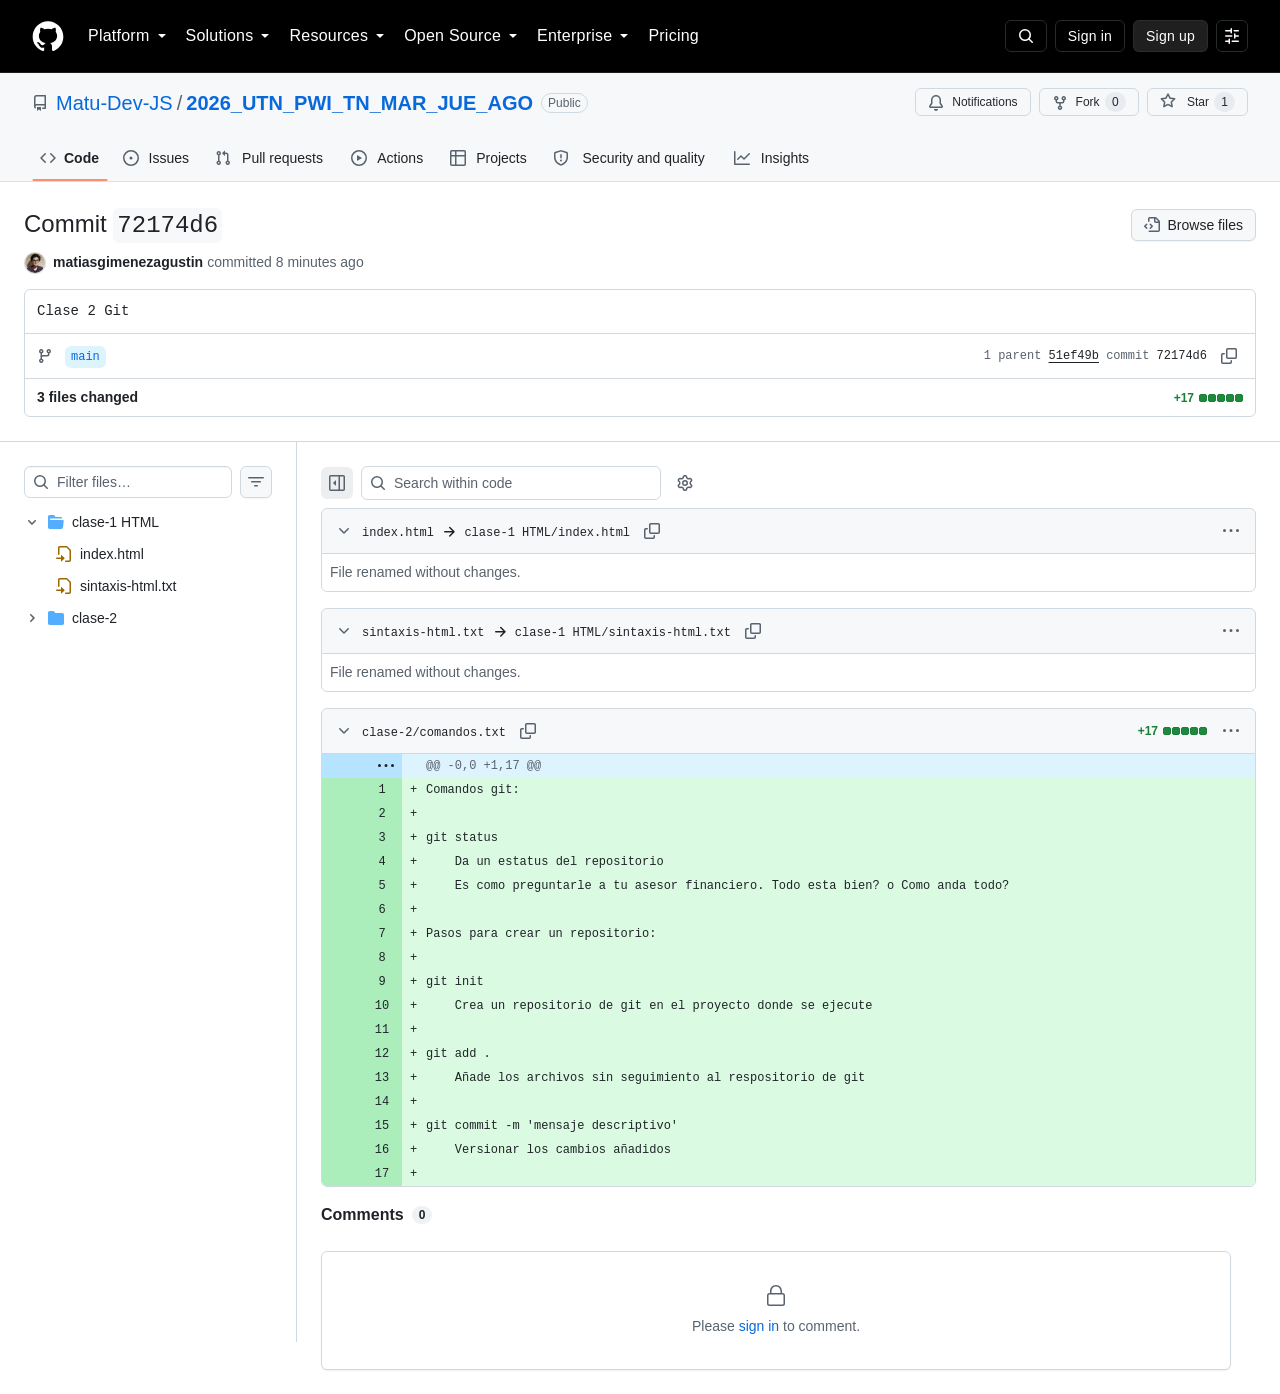
<file: Clase 2 Git · Matu-Dev-JS_2026_UTN_PWI_TN_MAR_JUE_AGO@72174d6 · GitHub.html>
<!DOCTYPE html>
<!-- saved from url=(0176)https://github.com/Matu-Dev-JS/2026_UTN_PWI_TN_MAR_JUE_AGO/commit/72174d6c4a3b248b6d827dbc5c70379ef738ebe8#diff-e680c672e986e3be575f4036137c87eb9841bd644ff6c10bf8d261af063956a3 -->
<html lang="en" data-color-mode="auto" data-light-theme="light" data-dark-theme="dark" data-a11y-animated-images="system" data-a11y-link-underlines="true" data-turbo-loaded="" class="js-focus-visible" data-js-focus-visible=""><head><meta http-equiv="Content-Type" content="text/html; charset=UTF-8"><style type="text/css">.turbo-progress-bar {
  position: fixed;
  display: block;
  top: 0;
  left: 0;
  height: 3px;
  background: #0076ff;
  z-index: 2147483647;
  transition:
    width 300ms ease-out,
    opacity 150ms 150ms ease-in;
  transform: translate3d(0, 0, 0);
}
</style>
    
  
  
  
  
  
  



  


  <link crossorigin="anonymous" media="all" rel="stylesheet" href="./Clase 2 Git · Matu-Dev-JS_2026_UTN_PWI_TN_MAR_JUE_AGO@72174d6 · GitHub_files/light-b18a1a7ee7730775.css"><link crossorigin="anonymous" media="all" rel="stylesheet" href="./Clase 2 Git · Matu-Dev-JS_2026_UTN_PWI_TN_MAR_JUE_AGO@72174d6 · GitHub_files/light_high_contrast-9d093cb5adfc6a5b.css"><link crossorigin="anonymous" media="all" rel="stylesheet" href="./Clase 2 Git · Matu-Dev-JS_2026_UTN_PWI_TN_MAR_JUE_AGO@72174d6 · GitHub_files/dark-f6186b2d117410d4.css"><link crossorigin="anonymous" media="all" rel="stylesheet" href="./Clase 2 Git · Matu-Dev-JS_2026_UTN_PWI_TN_MAR_JUE_AGO@72174d6 · GitHub_files/dark_high_contrast-f39e8ef7b7418526.css"><link data-color-theme="light" crossorigin="anonymous" media="all" rel="stylesheet" data-href="https://github.githubassets.com/assets/light-b18a1a7ee7730775.css"><link data-color-theme="light_high_contrast" crossorigin="anonymous" media="all" rel="stylesheet" data-href="https://github.githubassets.com/assets/light_high_contrast-9d093cb5adfc6a5b.css"><link data-color-theme="light_colorblind" crossorigin="anonymous" media="all" rel="stylesheet" data-href="https://github.githubassets.com/assets/light_colorblind-f5feae0aadcc43fc.css"><link data-color-theme="light_colorblind_high_contrast" crossorigin="anonymous" media="all" rel="stylesheet" data-href="https://github.githubassets.com/assets/light_colorblind_high_contrast-74d952aba5f21e52.css"><link data-color-theme="light_tritanopia" crossorigin="anonymous" media="all" rel="stylesheet" data-href="https://github.githubassets.com/assets/light_tritanopia-8721875aeff8934e.css"><link data-color-theme="light_tritanopia_high_contrast" crossorigin="anonymous" media="all" rel="stylesheet" data-href="https://github.githubassets.com/assets/light_tritanopia_high_contrast-3f4605b5abb8e535.css"><link data-color-theme="dark" crossorigin="anonymous" media="all" rel="stylesheet" data-href="https://github.githubassets.com/assets/dark-f6186b2d117410d4.css"><link data-color-theme="dark_high_contrast" crossorigin="anonymous" media="all" rel="stylesheet" data-href="https://github.githubassets.com/assets/dark_high_contrast-f39e8ef7b7418526.css"><link data-color-theme="dark_colorblind" crossorigin="anonymous" media="all" rel="stylesheet" data-href="https://github.githubassets.com/assets/dark_colorblind-41afbd5fe2f06081.css"><link data-color-theme="dark_colorblind_high_contrast" crossorigin="anonymous" media="all" rel="stylesheet" data-href="https://github.githubassets.com/assets/dark_colorblind_high_contrast-fbd591bc36cdd52c.css"><link data-color-theme="dark_tritanopia" crossorigin="anonymous" media="all" rel="stylesheet" data-href="https://github.githubassets.com/assets/dark_tritanopia-5fb945cce4a8e360.css"><link data-color-theme="dark_tritanopia_high_contrast" crossorigin="anonymous" media="all" rel="stylesheet" data-href="https://github.githubassets.com/assets/dark_tritanopia_high_contrast-26ecc5642fc4ae92.css"><link data-color-theme="dark_dimmed" crossorigin="anonymous" media="all" rel="stylesheet" data-href="https://github.githubassets.com/assets/dark_dimmed-266756cc794a2e14.css"><link data-color-theme="dark_dimmed_high_contrast" crossorigin="anonymous" media="all" rel="stylesheet" data-href="https://github.githubassets.com/assets/dark_dimmed_high_contrast-4fdf24b122e0aa79.css">

  <style type="text/css">
    :root {
      --tab-size-preference: 4;
    }

    pre, code {
      tab-size: var(--tab-size-preference);
    }
  </style>

    <link crossorigin="anonymous" media="all" rel="stylesheet" href="./Clase 2 Git · Matu-Dev-JS_2026_UTN_PWI_TN_MAR_JUE_AGO@72174d6 · GitHub_files/primer-primitives-ae6d9799eadb7678.css">
    <link crossorigin="anonymous" media="all" rel="stylesheet" href="./Clase 2 Git · Matu-Dev-JS_2026_UTN_PWI_TN_MAR_JUE_AGO@72174d6 · GitHub_files/primer-22bf543a61a1060e.css">
    <link crossorigin="anonymous" media="all" rel="stylesheet" href="./Clase 2 Git · Matu-Dev-JS_2026_UTN_PWI_TN_MAR_JUE_AGO@72174d6 · GitHub_files/global-32ce322364350937.css">
    <link crossorigin="anonymous" media="all" rel="stylesheet" href="./Clase 2 Git · Matu-Dev-JS_2026_UTN_PWI_TN_MAR_JUE_AGO@72174d6 · GitHub_files/github-c7536c6a8f302e8c.css">
  <link crossorigin="anonymous" media="all" rel="stylesheet" href="./Clase 2 Git · Matu-Dev-JS_2026_UTN_PWI_TN_MAR_JUE_AGO@72174d6 · GitHub_files/repository-5c86d3f12914e4c9.css">
<link crossorigin="anonymous" media="all" rel="stylesheet" href="./Clase 2 Git · Matu-Dev-JS_2026_UTN_PWI_TN_MAR_JUE_AGO@72174d6 · GitHub_files/code-4bc66c6b883d8cfe.css">

  

  <script type="application/json" id="client-env">{"locale":"en","featureFlags":["actions_enable_background_steps","activity_diff_file_tree","activity_repos_file_tree","activity_repos_overview_header","activity_repos_overview_sidebar","agent_author_search_expansion","agent_author_search_expansion_ui_pulls","alternate_user_config_repo","billing_billable_licenses_cost_center_bucket_fix","billing_cost_center_list_assigned_resources","billing_cost_center_user_level_budgets","billing_discount_threshold_notification","billing_multi_user_cost_center_total_user_count","billing_user_level_budgets","billing_user_level_budgets_manage","block_user_close_content","branch_picker_search_tanstack","ccr_files_changed_model_picker","ccr_mcp_skills_ga","code_quality_enablement_banner_targeting","code_quality_new_repo_selection_card","code_quality_org_level_trends","code_quality_remove_preview","code_view_raf_sticky_lines","codespaces_prebuild_region_target_update","coding_agent_create_task_strip","coding_agent_third_party_model_ui","contentful_primer_code_blocks","copilot_agent_snippy","copilot_api_agentic_issue_marshal_yaml","copilot_automations_pagination","copilot_chat_attach_multiple_images","copilot_chat_auto_mode_picker_paid","copilot_chat_category_rate_limit_messages","copilot_chat_clear_model_selection_for_default_change","copilot_chat_compact_tables","copilot_chat_docked_panel","copilot_chat_enable_tool_call_logs","copilot_chat_header_reorder","copilot_chat_input_commands","copilot_chat_interspersed_tool_calls","copilot_chat_max_upsell","copilot_chat_minimize_contextual","copilot_chat_model_picker_promotions","copilot_chat_models_browser_cache","copilot_chat_new_topic_nudge","copilot_chat_opening_thread_switch","copilot_chat_reduce_quota_checks","copilot_chat_vision_dotcom_chat_ga_gate","copilot_chat_vision_in_claude","copilot_chat_vision_preview_gate","copilot_cli_install_cta_max_plan","copilot_css_textarea_autosize","copilot_custom_copilots","copilot_custom_copilots_feature_preview","copilot_diff_explain_conversation_intent","copilot_diff_reference_context","copilot_duplicate_thread","copilot_extensions_removal_on_marketplace","copilot_fix_failed_workflows_all_skus","copilot_ftp_hyperspace_upgrade_prompt","copilot_hide_hovercard","copilot_immersive_code_block_transition_wrap","copilot_immersive_embedded_deferred_payload","copilot_immersive_embedded_draggable","copilot_immersive_embedded_header_button","copilot_immersive_embedded_implicit_references","copilot_immersive_embedded_skip_copilot_api_token_for_dotcom_context","copilot_immersive_file_block_transition_open","copilot_immersive_file_preview_keep_mounted","copilot_immersive_suggestion_pills","copilot_immersive_task_hyperlinking","copilot_immersive_task_within_chat_thread","copilot_mc_cli_resume_any_users_task","copilot_mission_control_agent_merge_fix_ci","copilot_mission_control_agent_merge_resolve_conflicts","copilot_mission_control_agent_merge_respond_to_reviewers","copilot_mission_control_agents_page_redesign","copilot_mission_control_early_stop","copilot_mission_control_environment_list_icons","copilot_mission_control_managed_sandbox_environments","copilot_mission_control_needs_attention","copilot_mission_control_reasoning_effort","copilot_mission_control_sandbox_remote_bypass","copilot_mission_control_session_filters","copilot_mission_control_task_alive_updates","copilot_mission_control_task_sharing","copilot_org_policy_page_focus_mode","copilot_pr_chat_enhancements","copilot_prominent_upgrade_button","copilot_resource_panel","copilot_settings_validation_ui","copilot_share_active_subthread","copilot_spaces_ga","copilot_spaces_individual_policies_ga","copilot_spark_handle_nil_friendly_name","copilot_swe_agent_authorization_status_ui","copilot_swe_agent_hide_model_picker_if_only_auto","copilot_swe_agent_issue_comment_trigger","copilot_swe_agent_pr_comment_model_picker","copilot_swe_agent_pull_request_comment_trigger","copilot_swe_agent_pull_request_merged_trigger","copilot_swe_agent_pull_request_opened_trigger","copilot_swe_agent_pull_request_synchronize_trigger","copilot_swe_agent_use_subagents","copilot_task_api_github_rest_style","copilot_token_based_billing","copilot_unconfigured_is_inherited","copilot_user_can_upgrade_plan_field","copilot_workbench_sunset","copilot_workbench_ubb","create_branch_repo_branches_tanstack","dashboard_indexeddb_caching","dashboard_lists_max_age_filter","dashboard_surface_persistent_preferences","dashboard_universe_2025_feedback_dialog","flex_cta_groups_mvp","flex_suite_details","ga_enterprise_teams_ui","glc_code_quality_repo_settings_workflow_config","global_nav_react","hide_github_models_ui","hyperspace_2025_logged_out_batch_1","hyperspace_2025_logged_out_batch_2","hyperspace_2025_logged_out_batch_3","in_product_messaging_datadog_monitoring","ipm_global_transactional_message_agents","ipm_global_transactional_message_copilot","ipm_global_transactional_message_issues","ipm_global_transactional_message_prs","ipm_global_transactional_message_repos","ipm_global_transactional_message_spaces","issue_field_picker_tanstack","issue_fields_multi_select","issue_inline_avatars","issue_pinned_views","issue_pinned_views_optimistic_updates","issue_relative_time_micro","issue_viewer_subissues_optimistic_overlay","issues_dashboard_sso_structured_errors","issues_expanded_file_types","issues_hide_closed_sub_issues","issues_lazy_load_comment_box_suggestions","issues_react_chrome_container_query_fix","landing_pages_ninetailed","landing_pages_web_vitals_tracking","lifecycle_label_name_updates","marketing_pages_search_explore_provider","memex_default_issue_create_repository","memex_lazy_hydrate_agent_tasks","memex_live_update_hovercard","memex_mwl_filter_field_delimiter","memex_remove_deprecated_type_issue","merge_queue_restricted_pushers_warning","merge_status_checks_refetch_dedupe","merge_status_header_feedback","new_quick_search_dotcom","oauth_authorize_clickjacking_protection","octocaptcha_origin_optimization","org_repos_filtered_list_layout","primer_react_css_anchor_positioning","primer_react_merged_forwarded_refs","property_definition_empty_state_suggestions","prs_copilot_app_open_action","prs_css_anchor_positioning","pull_request_copilot_attribution_header","pull_request_overview_panel_edit_description","pull_request_stacks_feedback_dialog","pull_request_virtualization_image_estimate","pull_request_virtualization_scroll_compensation","pull_request_virtualization_scroll_intent","react_blob_isolate_code_lines","react_blob_ssr_content_visibility","react_data_router_tanstack_allowed","react_sandbox_future_tanstack","repo_issues_sidebar_layout","repo_overview_ask_copilot","repos_contributors_limited_default_range","repos_finder_sidebar_layout","review_involves_filter","rule_ignored_file_paths","rulesets_actor_list_editor","sample_network_conn_type","secret_scanning_pattern_alerts_link","security_center_artifact_filters_popover","see_who_reacted","semantic_similarity_duplicate_issue_detection","session_logs_ungroup_reasoning_text","site_banner_desktop_copilot_app","site_code_quality_page","site_ghca_pixel_mona","site_github_app_ga_page","site_github_app_ga_page_highlight","site_global_banner_deprecate_spark","site_global_banner_dev_days_organizer","site_global_nav_spark_models_removed","spark_prompt_secret_scanning","spark_server_connection_status","suppress_automated_browser_vitals","swp_forms_disable_octocaptcha","thread_resolution_reason","update_issue_suggestions","viewscreen_sandbox","warn_inaccessible_attachments","webp_support","workbench_store_readonly"],"copilotApiOverrideUrl":"https://api.githubcopilot.com","cmcApiUrl":"https://api.github.com/cmc_internal/api"}</script>
<script crossorigin="anonymous" type="module" src="./Clase 2 Git · Matu-Dev-JS_2026_UTN_PWI_TN_MAR_JUE_AGO@72174d6 · GitHub_files/high-contrast-cookie-7efb49a5c6dcbe18.js.descarga"></script>
<script crossorigin="anonymous" type="module" src="./Clase 2 Git · Matu-Dev-JS_2026_UTN_PWI_TN_MAR_JUE_AGO@72174d6 · GitHub_files/wp-runtime-747b495b41e6a028.js.descarga" defer="defer"></script>




<script crossorigin="anonymous" type="module" src="./Clase 2 Git · Matu-Dev-JS_2026_UTN_PWI_TN_MAR_JUE_AGO@72174d6 · GitHub_files/environment-7e9ce2353400fc99.js.descarga" defer="defer"></script>
<link crossorigin="anonymous" media="all" rel="stylesheet" href="./Clase 2 Git · Matu-Dev-JS_2026_UTN_PWI_TN_MAR_JUE_AGO@72174d6 · GitHub_files/app-runtime.a5852b0c6a74f238.module.css">










<script crossorigin="anonymous" type="module" src="./Clase 2 Git · Matu-Dev-JS_2026_UTN_PWI_TN_MAR_JUE_AGO@72174d6 · GitHub_files/github-elements-e643c0f4e35f3576.js.descarga" defer="defer"></script>
<script crossorigin="anonymous" type="module" src="./Clase 2 Git · Matu-Dev-JS_2026_UTN_PWI_TN_MAR_JUE_AGO@72174d6 · GitHub_files/element-registry-57512bb74a120ccd.js.descarga" defer="defer"></script>















<script crossorigin="anonymous" type="module" src="./Clase 2 Git · Matu-Dev-JS_2026_UTN_PWI_TN_MAR_JUE_AGO@72174d6 · GitHub_files/behaviors-fcd4bbd6c5d015b4.js.descarga" defer="defer"></script>
<link crossorigin="anonymous" media="all" rel="stylesheet" href="./Clase 2 Git · Matu-Dev-JS_2026_UTN_PWI_TN_MAR_JUE_AGO@72174d6 · GitHub_files/react-core.026dbc0d9da34048.module.css">

<script crossorigin="anonymous" type="module" src="./Clase 2 Git · Matu-Dev-JS_2026_UTN_PWI_TN_MAR_JUE_AGO@72174d6 · GitHub_files/codespaces-0ec885266ab169f4.js.descarga" defer="defer"></script>

<script crossorigin="anonymous" type="module" src="./Clase 2 Git · Matu-Dev-JS_2026_UTN_PWI_TN_MAR_JUE_AGO@72174d6 · GitHub_files/repositories-f5ec190ba769fa62.js.descarga" defer="defer"></script>
<script crossorigin="anonymous" type="module" src="./Clase 2 Git · Matu-Dev-JS_2026_UTN_PWI_TN_MAR_JUE_AGO@72174d6 · GitHub_files/code-menu-d106309f85813f53.js.descarga" defer="defer"></script>
  
  













































<script crossorigin="anonymous" type="module" src="./Clase 2 Git · Matu-Dev-JS_2026_UTN_PWI_TN_MAR_JUE_AGO@72174d6 · GitHub_files/code-view-99719519345cf880.js.descarga" defer="defer"></script>
<link crossorigin="anonymous" media="all" rel="stylesheet" href="./Clase 2 Git · Matu-Dev-JS_2026_UTN_PWI_TN_MAR_JUE_AGO@72174d6 · GitHub_files/primer-react-css.6d0055f67f4892b1.module.css">
<link crossorigin="anonymous" media="all" rel="stylesheet" href="./Clase 2 Git · Matu-Dev-JS_2026_UTN_PWI_TN_MAR_JUE_AGO@72174d6 · GitHub_files/1181.c70a71433081f186.module.css">
<link crossorigin="anonymous" media="all" rel="stylesheet" href="./Clase 2 Git · Matu-Dev-JS_2026_UTN_PWI_TN_MAR_JUE_AGO@72174d6 · GitHub_files/13795.3e9efeaa3b54f465.module.css">
<link crossorigin="anonymous" media="all" rel="stylesheet" href="./Clase 2 Git · Matu-Dev-JS_2026_UTN_PWI_TN_MAR_JUE_AGO@72174d6 · GitHub_files/80541.ab0410971fc68ea7.module.css">
<link crossorigin="anonymous" media="all" rel="stylesheet" href="./Clase 2 Git · Matu-Dev-JS_2026_UTN_PWI_TN_MAR_JUE_AGO@72174d6 · GitHub_files/dynamic-github-ui--code-view--route-components.3364c5ca8c48c7c9.module.css">
<link crossorigin="anonymous" media="all" rel="stylesheet" href="./Clase 2 Git · Matu-Dev-JS_2026_UTN_PWI_TN_MAR_JUE_AGO@72174d6 · GitHub_files/code-view.2effc4acd25fe69b.module.css">

  

<script crossorigin="anonymous" type="module" src="./Clase 2 Git · Matu-Dev-JS_2026_UTN_PWI_TN_MAR_JUE_AGO@72174d6 · GitHub_files/notifications-subscriptions-menu-5b60f6cf4bf2ef9d.js.descarga" defer="defer"></script>

<link crossorigin="anonymous" media="all" rel="stylesheet" href="./Clase 2 Git · Matu-Dev-JS_2026_UTN_PWI_TN_MAR_JUE_AGO@72174d6 · GitHub_files/notifications-subscriptions-menu.0ff29d905ae0a0d7.module.css">


  



  
  
  
  

    
  


  


    


  
  

  
  

    







  

  




    

  

    

    

      

      

    
    
    

      
  
  




      



        


  <meta http-equiv="x-pjax-version" content="3f69b20e030f31900442748a29f055388cb8b41caf8aa7278767bfcdc2b1d78e" data-turbo-track="reload">
  <meta http-equiv="x-pjax-csp-version" content="2af6a6627810d190be616096b617c8f37a1419b9435f76190f0e0d7638222ac1" data-turbo-track="reload">
  <meta http-equiv="x-pjax-css-version" content="9485558e25961ef6ea8c240a1e149f8079fde5c8a9ad926a784891e2ce9398c0" data-turbo-track="reload">
  <meta http-equiv="x-pjax-js-version" content="a44db3219e8518f818ed5b4cfe55c893e8760bedb980aa01a588493bb63f4435" data-turbo-track="reload">

  

      

    

  

  
  



    

    
  


  


  

  <meta name="release" content="38af53877329ae575470bde6dd4be968e14de644" data-turbo-track="reload">
  

  
  
  





  

  <link rel="stylesheet" type="text/css" href="./Clase 2 Git · Matu-Dev-JS_2026_UTN_PWI_TN_MAR_JUE_AGO@72174d6 · GitHub_files/38963.46b37a125c4155c4.module.css" crossorigin="anonymous"><link rel="stylesheet" type="text/css" href="./Clase 2 Git · Matu-Dev-JS_2026_UTN_PWI_TN_MAR_JUE_AGO@72174d6 · GitHub_files/3021.5b812e377f287b0f.module.css" crossorigin="anonymous"><link crossorigin="anonymous" media="all" rel="stylesheet" href="./Clase 2 Git · Matu-Dev-JS_2026_UTN_PWI_TN_MAR_JUE_AGO@72174d6 · GitHub_files/96188.ff4d74035c293f55.module.css"><link crossorigin="anonymous" media="all" rel="stylesheet" href="./Clase 2 Git · Matu-Dev-JS_2026_UTN_PWI_TN_MAR_JUE_AGO@72174d6 · GitHub_files/37775.dc5f9ace42beb39b.module.css"><link crossorigin="anonymous" media="all" rel="stylesheet" href="./Clase 2 Git · Matu-Dev-JS_2026_UTN_PWI_TN_MAR_JUE_AGO@72174d6 · GitHub_files/23278.b9ac05d7105a4e07.module.css"><link crossorigin="anonymous" media="all" rel="stylesheet" href="./Clase 2 Git · Matu-Dev-JS_2026_UTN_PWI_TN_MAR_JUE_AGO@72174d6 · GitHub_files/81565.b5718c2ae40d9099.module.css"><link crossorigin="anonymous" media="all" rel="stylesheet" href="./Clase 2 Git · Matu-Dev-JS_2026_UTN_PWI_TN_MAR_JUE_AGO@72174d6 · GitHub_files/dynamic-github-ui--commits--route-components.3f88b60112bab8f0.module.css"><script type="module" src="./Clase 2 Git · Matu-Dev-JS_2026_UTN_PWI_TN_MAR_JUE_AGO@72174d6 · GitHub_files/commits-c8f484a923d07434.js.descarga"></script><script type="module" src="./Clase 2 Git · Matu-Dev-JS_2026_UTN_PWI_TN_MAR_JUE_AGO@72174d6 · GitHub_files/diffs-42efe4ee89cb394c.js.descarga"></script><link rel="dns-prefetch" href="https://github.githubassets.com/"><link rel="dns-prefetch" href="https://avatars.githubusercontent.com/"><link rel="dns-prefetch" href="https://github-cloud.s3.amazonaws.com/"><link rel="dns-prefetch" href="https://user-images.githubusercontent.com/"><link rel="preconnect" href="https://github.githubassets.com/" crossorigin=""><link rel="preconnect" href="https://avatars.githubusercontent.com/"><link crossorigin="anonymous" rel="modulepreload" href="https://github.githubassets.com/assets/app-foundation-f2ecd0fbaca3f87a.js"><link crossorigin="anonymous" rel="modulepreload" href="https://github.githubassets.com/assets/app-runtime-24f12afd9c670780.js"><link crossorigin="anonymous" rel="modulepreload" href="https://github.githubassets.com/assets/fetch-utilities-c744d246983ad6ac.js"><link crossorigin="anonymous" rel="modulepreload" href="https://github.githubassets.com/assets/78205-e6eb3cb15d59dfe6.js"><link crossorigin="anonymous" rel="modulepreload" href="https://github.githubassets.com/assets/catalyst-28d77da5b68d46c4.js"><link crossorigin="anonymous" rel="modulepreload" href="https://github.githubassets.com/assets/selector-observer-b4ba21b4e0fe0960.js"><link crossorigin="anonymous" rel="modulepreload" href="https://github.githubassets.com/assets/relative-time-element-eca672ac7484d712.js"><link crossorigin="anonymous" rel="modulepreload" href="https://github.githubassets.com/assets/296-1322a325f0cd7858.js"><link crossorigin="anonymous" rel="modulepreload" href="https://github.githubassets.com/assets/816-1c1ea631726d03a5.js"><link crossorigin="anonymous" rel="modulepreload" href="https://github.githubassets.com/assets/65637-4c553daf3897acd9.js"><link crossorigin="anonymous" rel="modulepreload" href="https://github.githubassets.com/assets/58494-1371a20812ddc59e.js"><link crossorigin="anonymous" rel="modulepreload" href="https://github.githubassets.com/assets/31721-505da799dde9365d.js"><link crossorigin="anonymous" rel="modulepreload" href="https://github.githubassets.com/assets/46740-f760b5a48dba71b7.js"><link crossorigin="anonymous" rel="modulepreload" href="https://github.githubassets.com/assets/98944-b72915a9f7236cd1.js"><link crossorigin="anonymous" rel="modulepreload" href="https://github.githubassets.com/assets/runtime-helpers-081cc240a86b2abd.js"><link crossorigin="anonymous" rel="modulepreload" href="https://github.githubassets.com/assets/aria-live-2e78c7d6cbd93019.js"><link crossorigin="anonymous" rel="modulepreload" href="https://github.githubassets.com/assets/hotkey-a1de90525f96b07f.js"><link crossorigin="anonymous" rel="modulepreload" href="https://github.githubassets.com/assets/react-core-286829cc409cd32c.js"><link crossorigin="anonymous" rel="modulepreload" href="https://github.githubassets.com/assets/react-lib-63caa030072b0de4.js"><link crossorigin="anonymous" rel="modulepreload" href="https://github.githubassets.com/assets/50841-ec16dcaca7efa691.js"><link crossorigin="anonymous" rel="modulepreload" href="https://github.githubassets.com/assets/2761-5aedd6bd67f73b36.js"><link crossorigin="anonymous" rel="modulepreload" href="https://github.githubassets.com/assets/88475-ac228e9bf9ff63dd.js"><link crossorigin="anonymous" rel="modulepreload" href="https://github.githubassets.com/assets/26533-e918985262d2ebe2.js"><link crossorigin="anonymous" rel="modulepreload" href="https://github.githubassets.com/assets/3609-0f63486b30feb0d5.js"><link crossorigin="anonymous" rel="modulepreload" href="https://github.githubassets.com/assets/87644-dfa2063b81b86886.js"><link crossorigin="anonymous" rel="modulepreload" href="https://github.githubassets.com/assets/39448-da9570d17c433522.js"><link crossorigin="anonymous" rel="modulepreload" href="https://github.githubassets.com/assets/54130-dd38f84e5c3aa0ef.js"><link crossorigin="anonymous" rel="modulepreload" href="https://github.githubassets.com/assets/1741-73dbd0f9ff730b77.js"><link crossorigin="anonymous" rel="modulepreload" href="https://github.githubassets.com/assets/64923-76ff160020c09e6d.js"><link crossorigin="anonymous" rel="modulepreload" href="https://github.githubassets.com/assets/66728-633140a7c7339214.js"><link crossorigin="anonymous" rel="modulepreload" href="https://github.githubassets.com/assets/48042-a2ebabf75642274b.js"><link crossorigin="anonymous" rel="modulepreload" href="./Clase 2 Git · Matu-Dev-JS_2026_UTN_PWI_TN_MAR_JUE_AGO@72174d6 · GitHub_files/wp-runtime-747b495b41e6a028.js.descarga"><link crossorigin="anonymous" rel="modulepreload" href="https://github.githubassets.com/assets/primer-react-51cf44c01464bb0c.js"><link crossorigin="anonymous" rel="modulepreload" href="https://github.githubassets.com/assets/76256-66fcf2adcce33587.js"><link crossorigin="anonymous" rel="modulepreload" href="https://github.githubassets.com/assets/437-98ecae174e02ee93.js"><link crossorigin="anonymous" rel="modulepreload" href="https://github.githubassets.com/assets/2927-9a9eb17e15539009.js"><link crossorigin="anonymous" rel="modulepreload" href="https://github.githubassets.com/assets/13365-e499886b50763a89.js"><link crossorigin="anonymous" rel="modulepreload" href="https://github.githubassets.com/assets/7463-2236bbca1a66d619.js"><link crossorigin="anonymous" rel="modulepreload" href="https://github.githubassets.com/assets/82065-b1fdaa9ea55e3c5b.js"><link crossorigin="anonymous" rel="modulepreload" href="https://github.githubassets.com/assets/27600-2b105863358b4304.js"><link crossorigin="anonymous" rel="modulepreload" href="https://github.githubassets.com/assets/60033-bae66f9fb4dc0e56.js"><link crossorigin="anonymous" rel="modulepreload" href="https://github.githubassets.com/assets/14646-6f9d2a38558406d8.js"><link crossorigin="anonymous" rel="modulepreload" href="https://github.githubassets.com/assets/11294-6a8ad56f5fae9612.js"><link crossorigin="anonymous" rel="modulepreload" href="https://github.githubassets.com/assets/45995-93532d732006ff5f.js"><link crossorigin="anonymous" rel="modulepreload" href="https://github.githubassets.com/assets/47529-4961ee5dc63c5303.js"><link crossorigin="anonymous" rel="modulepreload" href="https://github.githubassets.com/assets/8845-e6a0f83006b70c84.js"><link crossorigin="anonymous" rel="modulepreload" href="https://github.githubassets.com/assets/93032-9d4f41cd07f0a089.js"><link crossorigin="anonymous" rel="modulepreload" href="https://github.githubassets.com/assets/12300-b1696e5c61821e70.js"><link crossorigin="anonymous" rel="modulepreload" href="https://github.githubassets.com/assets/33083-2dff07ccece1179f.js"><link crossorigin="anonymous" rel="modulepreload" href="https://github.githubassets.com/assets/24254-7f93ffc461b952a0.js"><link crossorigin="anonymous" rel="modulepreload" href="https://github.githubassets.com/assets/84661-84235a58712a48fe.js"><link crossorigin="anonymous" rel="modulepreload" href="https://github.githubassets.com/assets/87051-88f9479667053343.js"><link crossorigin="anonymous" rel="modulepreload" href="https://github.githubassets.com/assets/23989-78c03c64cfacebae.js"><link crossorigin="anonymous" rel="modulepreload" href="https://github.githubassets.com/assets/64709-031fe4a442c1f1c5.js"><link crossorigin="anonymous" rel="modulepreload" href="https://github.githubassets.com/assets/99666-4854831477d7e7da.js"><link crossorigin="anonymous" rel="modulepreload" href="https://github.githubassets.com/assets/64015-fc546884035f4265.js"><link crossorigin="anonymous" rel="modulepreload" href="https://github.githubassets.com/assets/23128-8811fb4098d42a1e.js"><link crossorigin="anonymous" rel="modulepreload" href="https://github.githubassets.com/assets/50084-94d7fa3c268f7a02.js"><link crossorigin="anonymous" rel="modulepreload" href="https://github.githubassets.com/assets/110-4f3f4f8a5aa426bb.js"><link crossorigin="anonymous" rel="modulepreload" href="https://github.githubassets.com/assets/50006-f4b64c9237f833ea.js"><link crossorigin="anonymous" rel="modulepreload" href="https://github.githubassets.com/assets/1181-c84ebc33f2912014.js"><link crossorigin="anonymous" rel="modulepreload" href="https://github.githubassets.com/assets/94789-8f8a80d99906650f.js"><link crossorigin="anonymous" rel="modulepreload" href="https://github.githubassets.com/assets/819-2102adcd410fce02.js"><link crossorigin="anonymous" rel="modulepreload" href="https://github.githubassets.com/assets/22828-f2aa06b158b615ae.js"><link crossorigin="anonymous" rel="modulepreload" href="https://github.githubassets.com/assets/90205-8cc4e5209aa36422.js"><link crossorigin="anonymous" rel="modulepreload" href="https://github.githubassets.com/assets/4596-a551ed2ad7da37e4.js"><link crossorigin="anonymous" rel="modulepreload" href="https://github.githubassets.com/assets/27080-3146965c85226941.js"><link crossorigin="anonymous" rel="modulepreload" href="https://github.githubassets.com/assets/27555-4775c5b56a0dbadc.js"><link crossorigin="anonymous" rel="modulepreload" href="https://github.githubassets.com/assets/13795-397e6b85393335cb.js"><link crossorigin="anonymous" rel="modulepreload" href="https://github.githubassets.com/assets/95910-a43a94119f77e3c7.js"><link crossorigin="anonymous" rel="modulepreload" href="https://github.githubassets.com/assets/2775-ab4cb3120d81a7c7.js"><link crossorigin="anonymous" rel="modulepreload" href="https://github.githubassets.com/assets/1546-67b8332e0afbc09d.js"><link crossorigin="anonymous" rel="modulepreload" href="https://github.githubassets.com/assets/20701-90e842e01faf0328.js"><link crossorigin="anonymous" rel="modulepreload" href="https://github.githubassets.com/assets/64834-9cf67ad33204d84e.js"><link crossorigin="anonymous" rel="modulepreload" href="https://github.githubassets.com/assets/80541-943516a38c484b5a.js"><link crossorigin="anonymous" rel="modulepreload" href="https://github.githubassets.com/assets/dynamic-github-ui--code-view--route-components-318f5df7d4663252.js"><link crossorigin="anonymous" rel="modulepreload" href="https://github.githubassets.com/assets/99388-3557d52107eb2b39.js"><link crossorigin="anonymous" media="all" rel="stylesheet" href="./Clase 2 Git · Matu-Dev-JS_2026_UTN_PWI_TN_MAR_JUE_AGO@72174d6 · GitHub_files/primer-react-css.6d0055f67f4892b1.module.css"><link crossorigin="anonymous" rel="modulepreload" href="https://github.githubassets.com/assets/7115-f8b8cc1292bed90d.js"><link crossorigin="anonymous" rel="modulepreload" href="https://github.githubassets.com/assets/50309-5205cde07acc26ee.js"><title>Clase 2 Git · Matu-Dev-JS/2026_UTN_PWI_TN_MAR_JUE_AGO@72174d6 · GitHub</title><meta name="fetch-nonce" content="v2:2452d4e9-f64c-c41f-4d99-516ca35a819d"><meta name="current-catalog-service-hash" content="f3abb0cc802f3d7b95fc8762b94bdcb13bf39634c40c357301c4aa1d67a256fb"><meta name="request-id" content="2988:8812B:1B4461F:1DC2E5B:6A90DEF0" data-pjax-transient="true"><meta name="html-safe-nonce" content="5af1fadaacc52501ce1611dd1d5c5b8a858121b5592084489b7fb1688b20c042" data-pjax-transient="true"><meta name="visitor-payload" content="[base64]" data-pjax-transient="true"><meta name="visitor-hmac" content="bb77127a879ea6f9b92280994ff44fff47d708e8c7099c1030f1064ccb698631" data-pjax-transient="true"><link rel="assets" href="https://github.githubassets.com/"><meta name="google-site-verification" content="Apib7-x98H0j5cPqHWwSMm6dNU4GmODRoqxLiDzdx9I"><meta name="octolytics-url" content="https://collector.github.com/github/collect"><meta name="user-login" content=""><meta name="viewport" content="width=device-width"><meta name="description" content="Contribute to Matu-Dev-JS/2026_UTN_PWI_TN_MAR_JUE_AGO development by creating an account on GitHub."><link rel="search" type="application/opensearchdescription+xml" href="https://github.com/opensearch.xml" title="GitHub"><link rel="fluid-icon" href="https://github.com/fluidicon.png" title="GitHub"><meta property="fb:app_id" content="1401488693436528"><meta name="apple-itunes-app" content="app-id=1477376905, app-argument=https://github.com/Matu-Dev-JS/2026_UTN_PWI_TN_MAR_JUE_AGO"><meta name="twitter:image" content="https://opengraph.githubassets.com/becf6da028eb44e95de62e8964f1a9e79d48aff9640a1145bcd89d46b111b0dc/Matu-Dev-JS/2026_UTN_PWI_TN_MAR_JUE_AGO"><meta name="twitter:site" content="@github"><meta name="twitter:card" content="summary_large_image"><meta name="twitter:title" content="GitHub - Matu-Dev-JS/2026_UTN_PWI_TN_MAR_JUE_AGO"><meta name="twitter:description" content="Contribute to Matu-Dev-JS/2026_UTN_PWI_TN_MAR_JUE_AGO development by creating an account on GitHub."><meta property="og:image" content="https://opengraph.githubassets.com/becf6da028eb44e95de62e8964f1a9e79d48aff9640a1145bcd89d46b111b0dc/Matu-Dev-JS/2026_UTN_PWI_TN_MAR_JUE_AGO"><meta property="og:image:alt" content="Contribute to Matu-Dev-JS/2026_UTN_PWI_TN_MAR_JUE_AGO development by creating an account on GitHub."><meta property="og:image:width" content="1200"><meta property="og:image:height" content="600"><meta property="og:site_name" content="GitHub"><meta property="og:type" content="object"><meta property="og:title" content="GitHub - Matu-Dev-JS/2026_UTN_PWI_TN_MAR_JUE_AGO"><meta property="og:url" content="https://github.com/Matu-Dev-JS/2026_UTN_PWI_TN_MAR_JUE_AGO"><meta property="og:description" content="Contribute to Matu-Dev-JS/2026_UTN_PWI_TN_MAR_JUE_AGO development by creating an account on GitHub."><meta name="hostname" content="github.com"><meta name="expected-hostname" content="github.com"><meta data-hydrostats="publish"><meta name="go-import" content="github.com/Matu-Dev-JS/2026_UTN_PWI_TN_MAR_JUE_AGO git https://github.com/Matu-Dev-JS/2026_UTN_PWI_TN_MAR_JUE_AGO.git"><meta name="octolytics-dimension-user_id" content="165226276"><meta name="octolytics-dimension-user_login" content="Matu-Dev-JS"><meta name="octolytics-dimension-repository_id" content="1346770145"><meta name="octolytics-dimension-repository_nwo" content="Matu-Dev-JS/2026_UTN_PWI_TN_MAR_JUE_AGO"><meta name="octolytics-dimension-repository_public" content="true"><meta name="octolytics-dimension-repository_is_fork" content="false"><meta name="octolytics-dimension-repository_network_root_id" content="1346770145"><meta name="octolytics-dimension-repository_network_root_nwo" content="Matu-Dev-JS/2026_UTN_PWI_TN_MAR_JUE_AGO"><meta name="turbo-body-classes" content="logged-out env-production page-responsive"><meta name="disable-turbo" content="false"><meta name="browser-stats-url" content="https://api.github.com/_private/browser/stats"><meta name="browser-errors-url" content="https://api.github.com/_private/browser/errors"><meta name="ui-target" content="full"><link rel="mask-icon" href="https://github.githubassets.com/assets/pinned-octocat-093da3e6fa40.svg" color="#000000"><link rel="alternate icon" class="js-site-favicon" type="image/png" href="https://github.githubassets.com/favicons/favicon.png"><link rel="icon" class="js-site-favicon" type="image/svg+xml" href="https://github.githubassets.com/favicons/favicon.svg" data-base-href="https://github.githubassets.com/favicons/favicon"><meta name="theme-color" content="#1e2327"><meta name="color-scheme" content="light dark"><link rel="manifest" href="https://github.com/manifest.json" crossorigin="use-credentials"><meta name="route-pattern" content="/:user_id/:repository/commit/:name(/*path)" data-turbo-transient=""><meta name="route-controller" content="commit" data-turbo-transient=""><meta name="route-action" content="show" data-turbo-transient=""><meta name="selected-link" value="repo_commits" data-turbo-transient=""><meta name="analytics-location" content="/&lt;user-name&gt;/&lt;repo-name&gt;/commit/show" data-turbo-transient=""><meta name="github-keyboard-shortcuts" content="repository,commits,copilot" data-turbo-transient=""><meta name="hovercard-subject-tag" content="repository:1346770145" data-turbo-transient=""><meta name="turbo-cache-control" content="no-preview" data-turbo-transient=""><meta name="turbo-cache-control" content="no-cache" data-turbo-transient=""></head>

  <body class="logged-out env-production page-responsive" style="word-wrap: break-word;">
    <div data-turbo-body="" class="logged-out env-production page-responsive" style="word-wrap: break-word;">
      <div id="__primerPortalRoot__" style="z-index: 1000; position: absolute; width: 100%;" data-turbo-permanent=""></div>
      

    <div class="position-relative header-wrapper js-header-wrapper ">
      <a href="https://github.com/Matu-Dev-JS/2026_UTN_PWI_TN_MAR_JUE_AGO/commit/72174d6c4a3b248b6d827dbc5c70379ef738ebe8#start-of-content" data-skip-target-assigned="false" class="px-2 tmp-py-4 color-bg-accent-emphasis color-fg-on-emphasis show-on-focus js-skip-to-content">Skip to content</a>

      <span data-view-component="true" class="progress-pjax-loader Progress position-fixed width-full">
    <span style="width: 0%;" data-view-component="true" class="Progress-item progress-pjax-loader-bar left-0 top-0 color-bg-accent-emphasis"></span>
</span>      
      <link crossorigin="anonymous" rel="modulepreload" href="https://github.githubassets.com/assets/30201-6531e3d5fe706592.js" fetchpriority="low">
<link crossorigin="anonymous" rel="modulepreload" href="https://github.githubassets.com/assets/keyboard-shortcuts-dialog-9e6a5e1849ad7e2a.js" fetchpriority="low">
<link crossorigin="anonymous" media="all" rel="stylesheet" href="./Clase 2 Git · Matu-Dev-JS_2026_UTN_PWI_TN_MAR_JUE_AGO@72174d6 · GitHub_files/primer-react-css.6d0055f67f4892b1.module.css">
<link crossorigin="anonymous" media="all" rel="stylesheet" href="./Clase 2 Git · Matu-Dev-JS_2026_UTN_PWI_TN_MAR_JUE_AGO@72174d6 · GitHub_files/keyboard-shortcuts-dialog.b4971884a145332f.module.css">

<react-partial partial-name="keyboard-shortcuts-dialog" data-ssr="false" data-attempted-ssr="false" data-react-profiling="false" data-catalyst="" class="loaded">
  
  <script type="application/json" data-target="react-partial.embeddedData">{"props":{"docsUrl":"https://docs.github.com/get-started/accessibility/keyboard-shortcuts"}}</script>
  <div data-target="react-partial.reactRoot"><div class="d-none"></div></div>
</react-partial>





      

          

                <link crossorigin="anonymous" rel="modulepreload" href="https://github.githubassets.com/assets/28052-e93dff4c42cb67d2.js" fetchpriority="low">
<link crossorigin="anonymous" rel="modulepreload" href="https://github.githubassets.com/assets/51929-a58ddecbedf15e93.js" fetchpriority="low">
<link crossorigin="anonymous" rel="modulepreload" href="https://github.githubassets.com/assets/71236-dddc814763f8cbdf.js" fetchpriority="low">
<link crossorigin="anonymous" rel="modulepreload" href="https://github.githubassets.com/assets/72388-1db9bd2d4e0e47e8.js" fetchpriority="low">
<link crossorigin="anonymous" rel="modulepreload" href="https://github.githubassets.com/assets/48129-e64a86a56d381e5b.js" fetchpriority="low">
<link crossorigin="anonymous" rel="modulepreload" href="https://github.githubassets.com/assets/44650-f82b42fb57a11368.js" fetchpriority="low">
<link crossorigin="anonymous" rel="modulepreload" href="https://github.githubassets.com/assets/6795-eef23e85d819ca83.js" fetchpriority="low">
<link crossorigin="anonymous" rel="modulepreload" href="https://github.githubassets.com/assets/lazy-react-partial-marketing-header-ea0fb3b8cf694f23.js" fetchpriority="low">
<link crossorigin="anonymous" rel="modulepreload" href="https://github.githubassets.com/assets/marketing-header-ba9544a626c570c7.js" fetchpriority="low">
<link crossorigin="anonymous" media="all" rel="stylesheet" href="./Clase 2 Git · Matu-Dev-JS_2026_UTN_PWI_TN_MAR_JUE_AGO@72174d6 · GitHub_files/primer-react-css.6d0055f67f4892b1.module.css">
<link crossorigin="anonymous" media="all" rel="stylesheet" href="./Clase 2 Git · Matu-Dev-JS_2026_UTN_PWI_TN_MAR_JUE_AGO@72174d6 · GitHub_files/primer-react-brand-css.a63feb3479751399.module.css">
<link crossorigin="anonymous" media="all" rel="stylesheet" href="./Clase 2 Git · Matu-Dev-JS_2026_UTN_PWI_TN_MAR_JUE_AGO@72174d6 · GitHub_files/lazy-react-partial-marketing-header.819bc57b77da46da.module.css">

<react-partial partial-name="marketing-header" data-ssr="true" data-attempted-ssr="true" data-react-profiling="false" data-catalyst="" class="loaded">
  
  <script type="application/json" data-target="react-partial.embeddedData">{"props":{"color_mode":"dark","logged_in":false,"marketing_page":false,"home_path":"/","login_path":"/login?return_to=https%3A%2F%2Fgithub.com%2FMatu-Dev-JS%2F2026_UTN_PWI_TN_MAR_JUE_AGO","signup_path":"/signup?ref_cta=Sign+up\u0026ref_loc=header+logged+out\u0026ref_page=%2F%3Cuser-name%3E%2F%3Crepo-name%3E\u0026source=header-repo\u0026source_repo=Matu-Dev-JS%2F2026_UTN_PWI_TN_MAR_JUE_AGO","signup_enabled":true,"is_signup_controller":false,"show_search_and_nav":true,"hide_search":false,"private_mode_enabled":false,"should_use_dotcom_links":true,"auth_hydro_click":"{\"event_type\":\"authentication.click\",\"payload\":{\"location_in_page\":\"site header menu\",\"repository_id\":null,\"auth_type\":\"SIGN_UP\",\"originating_url\":\"https://github.com/Matu-Dev-JS/2026_UTN_PWI_TN_MAR_JUE_AGO\",\"user_id\":null}}","auth_hydro_click_hmac":"f7043eff2db7ce7470921941a1921777e8eb8838cf38bda5f3188da175766cc0","overlay":false,"fixed":false}}</script>
  <div data-target="react-partial.reactRoot"><div data-color-mode="dark" data-light-theme="light" data-dark-theme="dark"><header class="MarketingHeader-module__root__Tk7n3 HeaderMktg header-logged-out" role="banner" data-marketing-header="true" data-color-mode="dark" data-light-theme="light" data-dark-theme="dark" data-is-top="true"><h2 class="MarketingHeader-module__visuallyHidden__sqKsl">Navigation Menu</h2><button type="button" class="MarketingHeader-module__backdrop__sw4RU" aria-label="Close navigation menu"></button><div class="MarketingHeader-module__bar__mBSyE"><div class="MarketingHeader-module__topRow__yeury"><div class="MarketingHeader-module__toggleSlot__hDxbh"><button type="button" class="HeaderMenuToggle-module__toggle__i8EiC" aria-label="Toggle navigation" aria-expanded="false"><span class="HeaderMenuToggle-module__toggleBar__jVN0H"></span><span class="HeaderMenuToggle-module__toggleBar__jVN0H"></span><span class="HeaderMenuToggle-module__toggleBar__jVN0H"></span></button></div><a href="https://github.com/" aria-label="Homepage" class="HeaderLogo-module__logo__UFyHI" data-analytics-event="{&quot;action&quot;:&quot;homepage&quot;,&quot;tag&quot;:&quot;link&quot;,&quot;context&quot;:&quot;logo&quot;,&quot;location&quot;:&quot;header&quot;,&quot;label&quot;:&quot;homepage_link_logo_header&quot;}"><svg data-component="Octicon" aria-hidden="true" focusable="false" class="octicon octicon-mark-github" viewBox="0 0 24 24" width="32" height="32" fill="currentColor" display="inline-block" overflow="visible" style="vertical-align:text-bottom"><path d="M10.226 17.284c-2.965-.36-5.054-2.493-5.054-5.256 0-1.123.404-2.336 1.078-3.144-.292-.741-.247-2.314.09-2.965.898-.112 2.111.36 2.83 1.01.853-.269 1.752-.404 2.853-.404 1.1 0 1.999.135 2.807.382.696-.629 1.932-1.1 2.83-.988.315.606.36 2.179.067 2.942.72.854 1.101 2 1.101 3.167 0 2.763-2.089 4.852-5.098 5.234.763.494 1.28 1.572 1.28 2.807v2.336c0 .674.561 1.056 1.235.786 4.066-1.55 7.255-5.615 7.255-10.646C23.5 6.188 18.334 1 11.978 1 5.62 1 .5 6.188.5 12.545c0 4.986 3.167 9.12 7.435 10.669.606.225 1.19-.18 1.19-.786V20.63a2.9 2.9 0 0 1-1.078.224c-1.483 0-2.359-.808-2.987-2.313-.247-.607-.517-.966-1.034-1.033-.27-.023-.359-.135-.359-.27 0-.27.45-.471.898-.471.652 0 1.213.404 1.797 1.235.45.651.921.943 1.483.943.561 0 .92-.202 1.437-.719.382-.381.674-.718.944-.943"></path></svg></a><div class="AuthCTAs-module__mobileActions__NNzeV"><a class="Primer_Brand__Button-module__Button___scH9Z Primer_Brand__Button-module__Button--subtle___F7pEE Primer_Brand__Button-module__Button--size-small___zQrEw AuthCTAs-module__cta__WpwQq" href="https://github.com/login?return_to=https%3A%2F%2Fgithub.com%2FMatu-Dev-JS%2F2026_UTN_PWI_TN_MAR_JUE_AGO" data-analytics-event="{&quot;action&quot;:&quot;sign_in&quot;,&quot;tag&quot;:&quot;link&quot;,&quot;context&quot;:&quot;auth_cta&quot;,&quot;location&quot;:&quot;header&quot;,&quot;label&quot;:&quot;sign_in_link_auth_cta_header&quot;}" data-hydro-click="{&quot;event_type&quot;:&quot;authentication.click&quot;,&quot;payload&quot;:{&quot;location_in_page&quot;:&quot;site header menu&quot;,&quot;repository_id&quot;:null,&quot;auth_type&quot;:&quot;SIGN_UP&quot;,&quot;originating_url&quot;:&quot;https://github.com/Matu-Dev-JS/2026_UTN_PWI_TN_MAR_JUE_AGO&quot;,&quot;user_id&quot;:null}}" data-hydro-click-hmac="f7043eff2db7ce7470921941a1921777e8eb8838cf38bda5f3188da175766cc0"><span class="Primer_Brand__Button-module__Button__text___ED0bX"><span class="Primer_Brand__Text-module__Text___XeGJJ Primer_Brand__Text-module__Text-font--mona-sans___a8XJD Primer_Brand__Text-module__Text--default___GhPh_ Primer_Brand__Text-module__Text--100___B2ueX Primer_Brand__Text-module__Text--weight-medium___qJKf_ Primer_Brand__Button-module__Button--label___qrkyz Primer_Brand__Button-module__Button--label-subtle___8ndWH">Sign in</span></span></a><button class="Primer_Brand__Button-module__Button___scH9Z Primer_Brand__Button-module__Button--subtle___F7pEE Primer_Brand__Button-module__Button--size-small___zQrEw HeaderAppearanceSettings-module__trigger__hUheK" type="button" aria-haspopup="dialog" aria-labelledby="_R_3dd_"><span class="Primer_Brand__Button-module__Button__leading-visual___jjtTe" data-testid="Button-leading-visual"><svg data-component="Octicon" focusable="false" aria-hidden="true" class="octicon octicon-sliders Primer_Brand__Button-module__Button__icon-visual____qybb" viewBox="0 0 16 16" width="16" height="16" fill="currentColor" display="inline-block" overflow="visible" style="vertical-align:text-bottom"><path d="M15 2.75a.75.75 0 0 1-.75.75h-4a.75.75 0 0 1 0-1.5h4a.75.75 0 0 1 .75.75Zm-8.5.75v1.25a.75.75 0 0 0 1.5 0v-4a.75.75 0 0 0-1.5 0V2H1.75a.75.75 0 0 0 0 1.5H6.5Zm1.25 5.25a.75.75 0 0 0 0-1.5h-6a.75.75 0 0 0 0 1.5h6ZM15 8a.75.75 0 0 1-.75.75H11.5V10a.75.75 0 1 1-1.5 0V6a.75.75 0 0 1 1.5 0v1.25h2.75A.75.75 0 0 1 15 8Zm-9 5.25v-2a.75.75 0 0 0-1.5 0v1.25H1.75a.75.75 0 0 0 0 1.5H4.5v1.25a.75.75 0 0 0 1.5 0v-2Zm9 0a.75.75 0 0 1-.75.75h-6a.75.75 0 0 1 0-1.5h6a.75.75 0 0 1 .75.75Z"></path></svg></span><span class="Primer_Brand__Button-module__Button__text___ED0bX"><span class="Primer_Brand__Text-module__Text___XeGJJ Primer_Brand__Text-module__Text-font--mona-sans___a8XJD Primer_Brand__Text-module__Text--default___GhPh_ Primer_Brand__Text-module__Text--100___B2ueX Primer_Brand__Text-module__Text--weight-medium___qJKf_ Primer_Brand__Button-module__Button--label___qrkyz Primer_Brand__Button-module__Button--label-subtle___8ndWH"></span></span></button><div class="Primer_Brand__Tooltip-module__Tooltip___0Eipx" data-direction="s" aria-hidden="true" id="_R_3dd_" popover="auto">Appearance settings</div></div></div><div class="MarketingHeader-module__menu__GIy3y"><div class="MarketingHeader-module__menuWrapper__owstH"><nav class="MarketingNavigation-module__nav__W0KYY" aria-label="Global"><ul class="MarketingNavigation-module__list__tFbMb"><li><div class="NavDropdown-module__container__l2YeI"><button type="button" class="NavDropdown-module__button__PEHWX" aria-expanded="false" aria-controls="_R_nd_">Platform<svg data-component="Octicon" aria-hidden="true" focusable="false" class="octicon octicon-triangle-right NavDropdown-module__buttonIcon__Tkl8_" viewBox="0 0 16 16" width="16" height="16" fill="currentColor" display="inline-block" overflow="visible" style="vertical-align:text-bottom"><path d="m6.427 4.427 3.396 3.396a.25.25 0 0 1 0 .354l-3.396 3.396A.25.25 0 0 1 6 11.396V4.604a.25.25 0 0 1 .427-.177Z"></path></svg></button><div id="_R_nd_" class="NavDropdown-module__dropdown__xm1jd"><ul class="NavDropdown-module__list__zuCgG"><li><div class="NavGroup-module__group__W8SqJ"><span class="Primer_Brand__Text-module__Text___XeGJJ Primer_Brand__Text-module__Text-font--monospace___QXHDQ Primer_Brand__Text-module__Text--muted___rE6mh Primer_Brand__Text-module__Text--100___B2ueX Primer_Brand__Text-module__Text--weight-medium___qJKf_ NavGroup-module__title__Wzxz2" id="_R_5knd_">AI CODE CREATION</span><ul class="NavGroup-module__list__UCOFy" aria-labelledby="_R_5knd_"><li><a class="Primer_Brand__Link-module__Link___lF11y Primer_Brand__Link-module__Link--default___VRVW0" href="https://github.com/features/copilot" data-analytics-event="{&quot;action&quot;:&quot;github_copilot&quot;,&quot;tag&quot;:&quot;link&quot;,&quot;context&quot;:&quot;platform&quot;,&quot;location&quot;:&quot;navbar&quot;,&quot;label&quot;:&quot;github_copilot_link_platform_navbar&quot;}"><span class="Primer_Brand__Text-module__Text___XeGJJ Primer_Brand__Text-module__Text-font--mona-sans___a8XJD Primer_Brand__Text-module__Text--default___GhPh_ Primer_Brand__Text-module__Text--200____P1wy Primer_Brand__Text-module__Text--antialiased___TYoXS Primer_Brand__Link-module__Link--label___jM8Ty"><span class="Primer_Brand__Text-module__Text___XeGJJ Primer_Brand__Text-module__Text-font--mona-sans___a8XJD Primer_Brand__Text-module__Text--default___GhPh_ Primer_Brand__Text-module__Text--200____P1wy Primer_Brand__Text-module__Text--antialiased___TYoXS Primer_Brand__Text-module__Text--weight-medium___qJKf_ NavLink-module__title__Q7t0p"><svg data-component="Octicon" aria-hidden="true" focusable="false" class="octicon octicon-copilot NavLink-module__icon__ltGNM" viewBox="0 0 16 16" width="16" height="16" fill="currentColor" display="inline-block" overflow="visible" style="vertical-align:text-bottom"><path d="M7.998 15.035c-4.562 0-7.873-2.914-7.998-3.749V9.338c.085-.628.677-1.686 1.588-2.065.013-.07.024-.143.036-.218.029-.183.06-.384.126-.612-.201-.508-.254-1.084-.254-1.656 0-.87.128-1.769.693-2.484.579-.733 1.494-1.124 2.724-1.261 1.206-.134 2.262.034 2.944.765.05.053.096.108.139.165.044-.057.094-.112.143-.165.682-.731 1.738-.899 2.944-.765 1.23.137 2.145.528 2.724 1.261.566.715.693 1.614.693 2.484 0 .572-.053 1.148-.254 1.656.066.228.098.429.126.612.012.076.024.148.037.218.924.385 1.522 1.471 1.591 2.095v1.872c0 .766-3.351 3.795-8.002 3.795Zm0-1.485c2.28 0 4.584-1.11 5.002-1.433V7.862l-.023-.116c-.49.21-1.075.291-1.727.291-1.146 0-2.059-.327-2.71-.991A3.222 3.222 0 0 1 8 6.303a3.24 3.24 0 0 1-.544.743c-.65.664-1.563.991-2.71.991-.652 0-1.236-.081-1.727-.291l-.023.116v4.255c.419.323 2.722 1.433 5.002 1.433ZM6.762 2.83c-.193-.206-.637-.413-1.682-.297-1.019.113-1.479.404-1.713.7-.247.312-.369.789-.369 1.554 0 .793.129 1.171.308 1.371.162.181.519.379 1.442.379.853 0 1.339-.235 1.638-.54.315-.322.527-.827.617-1.553.117-.935-.037-1.395-.241-1.614Zm4.155-.297c-1.044-.116-1.488.091-1.681.297-.204.219-.359.679-.242 1.614.091.726.303 1.231.618 1.553.299.305.784.54 1.638.54.922 0 1.28-.198 1.442-.379.179-.2.308-.578.308-1.371 0-.765-.123-1.242-.37-1.554-.233-.296-.693-.587-1.713-.7Z"></path><path d="M6.25 9.037a.75.75 0 0 1 .75.75v1.501a.75.75 0 0 1-1.5 0V9.787a.75.75 0 0 1 .75-.75Zm4.25.75v1.501a.75.75 0 0 1-1.5 0V9.787a.75.75 0 0 1 1.5 0Z"></path></svg>GitHub Copilot</span><span class="Primer_Brand__Text-module__Text___XeGJJ Primer_Brand__Text-module__Text-font--mona-sans___a8XJD Primer_Brand__Text-module__Text--muted___rE6mh Primer_Brand__Text-module__Text--200____P1wy Primer_Brand__Text-module__Text--antialiased___TYoXS NavLink-module__subtitle__X4gkW">Write better code with AI</span></span></a></li><li><a class="Primer_Brand__Link-module__Link___lF11y Primer_Brand__Link-module__Link--default___VRVW0" href="https://github.com/features/ai/github-app" data-analytics-event="{&quot;action&quot;:&quot;github_copilot_app&quot;,&quot;tag&quot;:&quot;link&quot;,&quot;context&quot;:&quot;platform&quot;,&quot;location&quot;:&quot;navbar&quot;,&quot;label&quot;:&quot;github_copilot_app_link_platform_navbar&quot;}"><span class="Primer_Brand__Text-module__Text___XeGJJ Primer_Brand__Text-module__Text-font--mona-sans___a8XJD Primer_Brand__Text-module__Text--default___GhPh_ Primer_Brand__Text-module__Text--200____P1wy Primer_Brand__Text-module__Text--antialiased___TYoXS Primer_Brand__Link-module__Link--label___jM8Ty"><span class="Primer_Brand__Text-module__Text___XeGJJ Primer_Brand__Text-module__Text-font--mona-sans___a8XJD Primer_Brand__Text-module__Text--default___GhPh_ Primer_Brand__Text-module__Text--200____P1wy Primer_Brand__Text-module__Text--antialiased___TYoXS Primer_Brand__Text-module__Text--weight-medium___qJKf_ NavLink-module__title__Q7t0p"><svg data-component="Octicon" aria-hidden="true" focusable="false" class="octicon octicon-mark-github NavLink-module__icon__ltGNM" viewBox="0 0 16 16" width="16" height="16" fill="currentColor" display="inline-block" overflow="visible" style="vertical-align:text-bottom"><path d="M6.766 11.328c-2.063-.25-3.516-1.734-3.516-3.656 0-.781.281-1.625.75-2.188-.203-.515-.172-1.609.063-2.062.625-.078 1.468.25 1.968.703.594-.187 1.219-.281 1.985-.281.765 0 1.39.094 1.953.265.484-.437 1.344-.765 1.969-.687.218.422.25 1.515.046 2.047.5.593.766 1.39.766 2.203 0 1.922-1.453 3.375-3.547 3.64.531.344.89 1.094.89 1.954v1.625c0 .468.391.734.86.547C13.781 14.359 16 11.53 16 8.03 16 3.61 12.406 0 7.984 0 3.563 0 0 3.61 0 8.031a7.88 7.88 0 0 0 5.172 7.422c.422.156.828-.125.828-.547v-1.25c-.219.094-.5.156-.75.156-1.031 0-1.64-.562-2.078-1.609-.172-.422-.36-.672-.719-.719-.187-.015-.25-.093-.25-.187 0-.188.313-.328.625-.328.453 0 .844.281 1.25.86.313.452.64.655 1.031.655s.641-.14 1-.5c.266-.265.47-.5.657-.656"></path></svg>GitHub Copilot app</span><span class="Primer_Brand__Text-module__Text___XeGJJ Primer_Brand__Text-module__Text-font--mona-sans___a8XJD Primer_Brand__Text-module__Text--muted___rE6mh Primer_Brand__Text-module__Text--200____P1wy Primer_Brand__Text-module__Text--antialiased___TYoXS NavLink-module__subtitle__X4gkW">Direct agents from issue to merge</span></span></a></li><li><a class="Primer_Brand__Link-module__Link___lF11y Primer_Brand__Link-module__Link--default___VRVW0" href="https://github.com/mcp" data-analytics-event="{&quot;action&quot;:&quot;mcp_registry&quot;,&quot;tag&quot;:&quot;link&quot;,&quot;context&quot;:&quot;platform&quot;,&quot;location&quot;:&quot;navbar&quot;,&quot;label&quot;:&quot;mcp_registry_link_platform_navbar&quot;}"><span class="Primer_Brand__Text-module__Text___XeGJJ Primer_Brand__Text-module__Text-font--mona-sans___a8XJD Primer_Brand__Text-module__Text--default___GhPh_ Primer_Brand__Text-module__Text--200____P1wy Primer_Brand__Text-module__Text--antialiased___TYoXS Primer_Brand__Link-module__Link--label___jM8Ty"><span class="Primer_Brand__Text-module__Text___XeGJJ Primer_Brand__Text-module__Text-font--mona-sans___a8XJD Primer_Brand__Text-module__Text--default___GhPh_ Primer_Brand__Text-module__Text--200____P1wy Primer_Brand__Text-module__Text--antialiased___TYoXS Primer_Brand__Text-module__Text--weight-medium___qJKf_ NavLink-module__title__Q7t0p"><svg data-component="Octicon" aria-hidden="true" focusable="false" class="octicon octicon-mcp NavLink-module__icon__ltGNM" viewBox="0 0 16 16" width="16" height="16" fill="currentColor" display="inline-block" overflow="visible" style="vertical-align:text-bottom"><path d="M5.52 1.12a3.578 3.578 0 0 1 6.078 2.98 3.578 3.578 0 0 1 2.982 6.08l-3.292 3.293a.252.252 0 0 0 0 .354l.843.843a.749.749 0 1 1-1.06 1.06l-.844-.843a1.75 1.75 0 0 1 0-2.474L13.52 9.12a2.08 2.08 0 0 0 0-2.94 2.08 2.08 0 0 0-2.94 0L7.731 9.03A.75.75 0 0 1 6.67 7.97l2.85-2.85a2.08 2.08 0 0 0 0-2.94 2.08 2.08 0 0 0-2.94 0l-4.799 4.8A.75.75 0 0 1 .72 5.92Z"></path><path d="M7.52 3.12a.749.749 0 1 1 1.06 1.06L5.731 7.03A2.079 2.079 0 0 0 8.67 9.97l2.85-2.85a.749.749 0 1 1 1.06 1.06l-2.849 2.85A3.578 3.578 0 0 1 4.67 5.97Z"></path></svg>MCP Registry</span><span class="Primer_Brand__Text-module__Text___XeGJJ Primer_Brand__Text-module__Text-font--mona-sans___a8XJD Primer_Brand__Text-module__Text--muted___rE6mh Primer_Brand__Text-module__Text--200____P1wy Primer_Brand__Text-module__Text--antialiased___TYoXS NavLink-module__subtitle__X4gkW">Integrate external tools</span></span></a></li></ul></div></li><li><div class="NavGroup-module__group__W8SqJ"><span class="Primer_Brand__Text-module__Text___XeGJJ Primer_Brand__Text-module__Text-font--monospace___QXHDQ Primer_Brand__Text-module__Text--muted___rE6mh Primer_Brand__Text-module__Text--100___B2ueX Primer_Brand__Text-module__Text--weight-medium___qJKf_ NavGroup-module__title__Wzxz2" id="_R_9knd_">DEVELOPER WORKFLOWS</span><ul class="NavGroup-module__list__UCOFy" aria-labelledby="_R_9knd_"><li><a class="Primer_Brand__Link-module__Link___lF11y Primer_Brand__Link-module__Link--default___VRVW0" href="https://github.com/features/actions" data-analytics-event="{&quot;action&quot;:&quot;actions&quot;,&quot;tag&quot;:&quot;link&quot;,&quot;context&quot;:&quot;platform&quot;,&quot;location&quot;:&quot;navbar&quot;,&quot;label&quot;:&quot;actions_link_platform_navbar&quot;}"><span class="Primer_Brand__Text-module__Text___XeGJJ Primer_Brand__Text-module__Text-font--mona-sans___a8XJD Primer_Brand__Text-module__Text--default___GhPh_ Primer_Brand__Text-module__Text--200____P1wy Primer_Brand__Text-module__Text--antialiased___TYoXS Primer_Brand__Link-module__Link--label___jM8Ty"><span class="Primer_Brand__Text-module__Text___XeGJJ Primer_Brand__Text-module__Text-font--mona-sans___a8XJD Primer_Brand__Text-module__Text--default___GhPh_ Primer_Brand__Text-module__Text--200____P1wy Primer_Brand__Text-module__Text--antialiased___TYoXS Primer_Brand__Text-module__Text--weight-medium___qJKf_ NavLink-module__title__Q7t0p"><svg data-component="Octicon" aria-hidden="true" focusable="false" class="octicon octicon-workflow NavLink-module__icon__ltGNM" viewBox="0 0 16 16" width="16" height="16" fill="currentColor" display="inline-block" overflow="visible" style="vertical-align:text-bottom"><path d="M0 1.75C0 .784.784 0 1.75 0h3.5C6.216 0 7 .784 7 1.75v3.5A1.75 1.75 0 0 1 5.25 7H4v4a1 1 0 0 0 1 1h4v-1.25C9 9.784 9.784 9 10.75 9h3.5c.966 0 1.75.784 1.75 1.75v3.5A1.75 1.75 0 0 1 14.25 16h-3.5A1.75 1.75 0 0 1 9 14.25v-.75H5A2.5 2.5 0 0 1 2.5 11V7h-.75A1.75 1.75 0 0 1 0 5.25Zm1.75-.25a.25.25 0 0 0-.25.25v3.5c0 .138.112.25.25.25h3.5a.25.25 0 0 0 .25-.25v-3.5a.25.25 0 0 0-.25-.25Zm9 9a.25.25 0 0 0-.25.25v3.5c0 .138.112.25.25.25h3.5a.25.25 0 0 0 .25-.25v-3.5a.25.25 0 0 0-.25-.25Z"></path></svg>Actions</span><span class="Primer_Brand__Text-module__Text___XeGJJ Primer_Brand__Text-module__Text-font--mona-sans___a8XJD Primer_Brand__Text-module__Text--muted___rE6mh Primer_Brand__Text-module__Text--200____P1wy Primer_Brand__Text-module__Text--antialiased___TYoXS NavLink-module__subtitle__X4gkW">Automate any workflow</span></span></a></li><li><a class="Primer_Brand__Link-module__Link___lF11y Primer_Brand__Link-module__Link--default___VRVW0" href="https://github.com/features/codespaces" data-analytics-event="{&quot;action&quot;:&quot;codespaces&quot;,&quot;tag&quot;:&quot;link&quot;,&quot;context&quot;:&quot;platform&quot;,&quot;location&quot;:&quot;navbar&quot;,&quot;label&quot;:&quot;codespaces_link_platform_navbar&quot;}"><span class="Primer_Brand__Text-module__Text___XeGJJ Primer_Brand__Text-module__Text-font--mona-sans___a8XJD Primer_Brand__Text-module__Text--default___GhPh_ Primer_Brand__Text-module__Text--200____P1wy Primer_Brand__Text-module__Text--antialiased___TYoXS Primer_Brand__Link-module__Link--label___jM8Ty"><span class="Primer_Brand__Text-module__Text___XeGJJ Primer_Brand__Text-module__Text-font--mona-sans___a8XJD Primer_Brand__Text-module__Text--default___GhPh_ Primer_Brand__Text-module__Text--200____P1wy Primer_Brand__Text-module__Text--antialiased___TYoXS Primer_Brand__Text-module__Text--weight-medium___qJKf_ NavLink-module__title__Q7t0p"><svg data-component="Octicon" aria-hidden="true" focusable="false" class="octicon octicon-codespaces NavLink-module__icon__ltGNM" viewBox="0 0 16 16" width="16" height="16" fill="currentColor" display="inline-block" overflow="visible" style="vertical-align:text-bottom"><path d="M0 11.25c0-.966.784-1.75 1.75-1.75h12.5c.966 0 1.75.784 1.75 1.75v3A1.75 1.75 0 0 1 14.25 16H1.75A1.75 1.75 0 0 1 0 14.25Zm2-9.5C2 .784 2.784 0 3.75 0h8.5C13.216 0 14 .784 14 1.75v5a1.75 1.75 0 0 1-1.75 1.75h-8.5A1.75 1.75 0 0 1 2 6.75Zm1.75-.25a.25.25 0 0 0-.25.25v5c0 .138.112.25.25.25h8.5a.25.25 0 0 0 .25-.25v-5a.25.25 0 0 0-.25-.25Zm-2 9.5a.25.25 0 0 0-.25.25v3c0 .138.112.25.25.25h12.5a.25.25 0 0 0 .25-.25v-3a.25.25 0 0 0-.25-.25Z"></path><path d="M7 12.75a.75.75 0 0 1 .75-.75h4.5a.75.75 0 0 1 0 1.5h-4.5a.75.75 0 0 1-.75-.75Zm-4 0a.75.75 0 0 1 .75-.75h.5a.75.75 0 0 1 0 1.5h-.5a.75.75 0 0 1-.75-.75Z"></path></svg>Codespaces</span><span class="Primer_Brand__Text-module__Text___XeGJJ Primer_Brand__Text-module__Text-font--mona-sans___a8XJD Primer_Brand__Text-module__Text--muted___rE6mh Primer_Brand__Text-module__Text--200____P1wy Primer_Brand__Text-module__Text--antialiased___TYoXS NavLink-module__subtitle__X4gkW">Instant dev environments</span></span></a></li><li><a class="Primer_Brand__Link-module__Link___lF11y Primer_Brand__Link-module__Link--default___VRVW0" href="https://github.com/features/issues" data-analytics-event="{&quot;action&quot;:&quot;issues&quot;,&quot;tag&quot;:&quot;link&quot;,&quot;context&quot;:&quot;platform&quot;,&quot;location&quot;:&quot;navbar&quot;,&quot;label&quot;:&quot;issues_link_platform_navbar&quot;}"><span class="Primer_Brand__Text-module__Text___XeGJJ Primer_Brand__Text-module__Text-font--mona-sans___a8XJD Primer_Brand__Text-module__Text--default___GhPh_ Primer_Brand__Text-module__Text--200____P1wy Primer_Brand__Text-module__Text--antialiased___TYoXS Primer_Brand__Link-module__Link--label___jM8Ty"><span class="Primer_Brand__Text-module__Text___XeGJJ Primer_Brand__Text-module__Text-font--mona-sans___a8XJD Primer_Brand__Text-module__Text--default___GhPh_ Primer_Brand__Text-module__Text--200____P1wy Primer_Brand__Text-module__Text--antialiased___TYoXS Primer_Brand__Text-module__Text--weight-medium___qJKf_ NavLink-module__title__Q7t0p"><svg data-component="Octicon" aria-hidden="true" focusable="false" class="octicon octicon-issue-opened NavLink-module__icon__ltGNM" viewBox="0 0 16 16" width="16" height="16" fill="currentColor" display="inline-block" overflow="visible" style="vertical-align:text-bottom"><path d="M8 9.5a1.5 1.5 0 1 0 0-3 1.5 1.5 0 0 0 0 3Z"></path><path d="M8 0a8 8 0 1 1 0 16A8 8 0 0 1 8 0ZM1.5 8a6.5 6.5 0 1 0 13 0 6.5 6.5 0 0 0-13 0Z"></path></svg>Issues</span><span class="Primer_Brand__Text-module__Text___XeGJJ Primer_Brand__Text-module__Text-font--mona-sans___a8XJD Primer_Brand__Text-module__Text--muted___rE6mh Primer_Brand__Text-module__Text--200____P1wy Primer_Brand__Text-module__Text--antialiased___TYoXS NavLink-module__subtitle__X4gkW">Plan and track work</span></span></a></li><li><a class="Primer_Brand__Link-module__Link___lF11y Primer_Brand__Link-module__Link--default___VRVW0" href="https://github.com/features/code-review" data-analytics-event="{&quot;action&quot;:&quot;code_review&quot;,&quot;tag&quot;:&quot;link&quot;,&quot;context&quot;:&quot;platform&quot;,&quot;location&quot;:&quot;navbar&quot;,&quot;label&quot;:&quot;code_review_link_platform_navbar&quot;}"><span class="Primer_Brand__Text-module__Text___XeGJJ Primer_Brand__Text-module__Text-font--mona-sans___a8XJD Primer_Brand__Text-module__Text--default___GhPh_ Primer_Brand__Text-module__Text--200____P1wy Primer_Brand__Text-module__Text--antialiased___TYoXS Primer_Brand__Link-module__Link--label___jM8Ty"><span class="Primer_Brand__Text-module__Text___XeGJJ Primer_Brand__Text-module__Text-font--mona-sans___a8XJD Primer_Brand__Text-module__Text--default___GhPh_ Primer_Brand__Text-module__Text--200____P1wy Primer_Brand__Text-module__Text--antialiased___TYoXS Primer_Brand__Text-module__Text--weight-medium___qJKf_ NavLink-module__title__Q7t0p"><svg data-component="Octicon" aria-hidden="true" focusable="false" class="octicon octicon-code NavLink-module__icon__ltGNM" viewBox="0 0 16 16" width="16" height="16" fill="currentColor" display="inline-block" overflow="visible" style="vertical-align:text-bottom"><path d="m11.28 3.22 4.25 4.25a.75.75 0 0 1 0 1.06l-4.25 4.25a.749.749 0 0 1-1.275-.326.749.749 0 0 1 .215-.734L13.94 8l-3.72-3.72a.749.749 0 0 1 .326-1.275.749.749 0 0 1 .734.215Zm-6.56 0a.751.751 0 0 1 1.042.018.751.751 0 0 1 .018 1.042L2.06 8l3.72 3.72a.749.749 0 0 1-.326 1.275.749.749 0 0 1-.734-.215L.47 8.53a.75.75 0 0 1 0-1.06Z"></path></svg>Code Review</span><span class="Primer_Brand__Text-module__Text___XeGJJ Primer_Brand__Text-module__Text-font--mona-sans___a8XJD Primer_Brand__Text-module__Text--muted___rE6mh Primer_Brand__Text-module__Text--200____P1wy Primer_Brand__Text-module__Text--antialiased___TYoXS NavLink-module__subtitle__X4gkW">Manage code changes</span></span></a></li><li><a class="Primer_Brand__Link-module__Link___lF11y Primer_Brand__Link-module__Link--default___VRVW0" href="https://github.com/features/code-quality" data-analytics-event="{&quot;action&quot;:&quot;code_quality&quot;,&quot;tag&quot;:&quot;link&quot;,&quot;context&quot;:&quot;platform&quot;,&quot;location&quot;:&quot;navbar&quot;,&quot;label&quot;:&quot;code_quality_link_platform_navbar&quot;}"><span class="Primer_Brand__Text-module__Text___XeGJJ Primer_Brand__Text-module__Text-font--mona-sans___a8XJD Primer_Brand__Text-module__Text--default___GhPh_ Primer_Brand__Text-module__Text--200____P1wy Primer_Brand__Text-module__Text--antialiased___TYoXS Primer_Brand__Link-module__Link--label___jM8Ty"><span class="Primer_Brand__Text-module__Text___XeGJJ Primer_Brand__Text-module__Text-font--mona-sans___a8XJD Primer_Brand__Text-module__Text--default___GhPh_ Primer_Brand__Text-module__Text--200____P1wy Primer_Brand__Text-module__Text--antialiased___TYoXS Primer_Brand__Text-module__Text--weight-medium___qJKf_ NavLink-module__title__Q7t0p"><svg data-component="Octicon" aria-hidden="true" focusable="false" class="octicon octicon-codescan-checkmark NavLink-module__icon__ltGNM" viewBox="0 0 16 16" width="16" height="16" fill="currentColor" display="inline-block" overflow="visible" style="vertical-align:text-bottom"><path d="M10.28 6.28a.75.75 0 1 0-1.06-1.06L6.25 8.19l-.97-.97a.75.75 0 0 0-1.06 1.06l1.5 1.5a.75.75 0 0 0 1.06 0l3.5-3.5Z"></path><path d="M7.5 15a7.5 7.5 0 1 1 5.807-2.754l2.473 2.474a.749.749 0 0 1-.326 1.275.749.749 0 0 1-.734-.215l-2.474-2.473A7.472 7.472 0 0 1 7.5 15Zm0-13.5a6 6 0 1 0 4.094 10.386.748.748 0 0 1 .293-.292 6.002 6.002 0 0 0 1.117-6.486A6.002 6.002 0 0 0 7.5 1.5Z"></path></svg>Code Quality</span><span class="Primer_Brand__Text-module__Text___XeGJJ Primer_Brand__Text-module__Text-font--mona-sans___a8XJD Primer_Brand__Text-module__Text--muted___rE6mh Primer_Brand__Text-module__Text--200____P1wy Primer_Brand__Text-module__Text--antialiased___TYoXS NavLink-module__subtitle__X4gkW">Enforce quality at merge</span></span></a></li></ul></div></li><li><div class="NavGroup-module__group__W8SqJ"><span class="Primer_Brand__Text-module__Text___XeGJJ Primer_Brand__Text-module__Text-font--monospace___QXHDQ Primer_Brand__Text-module__Text--muted___rE6mh Primer_Brand__Text-module__Text--100___B2ueX Primer_Brand__Text-module__Text--weight-medium___qJKf_ NavGroup-module__title__Wzxz2" id="_R_dknd_">APPLICATION SECURITY</span><ul class="NavGroup-module__list__UCOFy" aria-labelledby="_R_dknd_"><li><a class="Primer_Brand__Link-module__Link___lF11y Primer_Brand__Link-module__Link--default___VRVW0" href="https://github.com/security/advanced-security" data-analytics-event="{&quot;action&quot;:&quot;github_advanced_security&quot;,&quot;tag&quot;:&quot;link&quot;,&quot;context&quot;:&quot;platform&quot;,&quot;location&quot;:&quot;navbar&quot;,&quot;label&quot;:&quot;github_advanced_security_link_platform_navbar&quot;}"><span class="Primer_Brand__Text-module__Text___XeGJJ Primer_Brand__Text-module__Text-font--mona-sans___a8XJD Primer_Brand__Text-module__Text--default___GhPh_ Primer_Brand__Text-module__Text--200____P1wy Primer_Brand__Text-module__Text--antialiased___TYoXS Primer_Brand__Link-module__Link--label___jM8Ty"><span class="Primer_Brand__Text-module__Text___XeGJJ Primer_Brand__Text-module__Text-font--mona-sans___a8XJD Primer_Brand__Text-module__Text--default___GhPh_ Primer_Brand__Text-module__Text--200____P1wy Primer_Brand__Text-module__Text--antialiased___TYoXS Primer_Brand__Text-module__Text--weight-medium___qJKf_ NavLink-module__title__Q7t0p"><svg data-component="Octicon" aria-hidden="true" focusable="false" class="octicon octicon-shield-check NavLink-module__icon__ltGNM" viewBox="0 0 16 16" width="16" height="16" fill="currentColor" display="inline-block" overflow="visible" style="vertical-align:text-bottom"><path d="m8.533.133 5.25 1.68A1.75 1.75 0 0 1 15 3.48V7c0 1.566-.32 3.182-1.303 4.682-.983 1.498-2.585 2.813-5.032 3.855a1.697 1.697 0 0 1-1.33 0c-2.447-1.042-4.049-2.357-5.032-3.855C1.32 10.182 1 8.566 1 7V3.48a1.75 1.75 0 0 1 1.217-1.667l5.25-1.68a1.748 1.748 0 0 1 1.066 0Zm-.61 1.429.001.001-5.25 1.68a.251.251 0 0 0-.174.237V7c0 1.36.275 2.666 1.057 3.859.784 1.194 2.121 2.342 4.366 3.298a.196.196 0 0 0 .154 0c2.245-.957 3.582-2.103 4.366-3.297C13.225 9.666 13.5 8.358 13.5 7V3.48a.25.25 0 0 0-.174-.238l-5.25-1.68a.25.25 0 0 0-.153 0ZM11.28 6.28l-3.5 3.5a.75.75 0 0 1-1.06 0l-1.5-1.5a.749.749 0 0 1 .326-1.275.749.749 0 0 1 .734.215l.97.97 2.97-2.97a.751.751 0 0 1 1.042.018.751.751 0 0 1 .018 1.042Z"></path></svg>GitHub Advanced Security</span><span class="Primer_Brand__Text-module__Text___XeGJJ Primer_Brand__Text-module__Text-font--mona-sans___a8XJD Primer_Brand__Text-module__Text--muted___rE6mh Primer_Brand__Text-module__Text--200____P1wy Primer_Brand__Text-module__Text--antialiased___TYoXS NavLink-module__subtitle__X4gkW">Find and fix vulnerabilities</span></span></a></li><li><a class="Primer_Brand__Link-module__Link___lF11y Primer_Brand__Link-module__Link--default___VRVW0" href="https://github.com/security/advanced-security/code-security" data-analytics-event="{&quot;action&quot;:&quot;code_security&quot;,&quot;tag&quot;:&quot;link&quot;,&quot;context&quot;:&quot;platform&quot;,&quot;location&quot;:&quot;navbar&quot;,&quot;label&quot;:&quot;code_security_link_platform_navbar&quot;}"><span class="Primer_Brand__Text-module__Text___XeGJJ Primer_Brand__Text-module__Text-font--mona-sans___a8XJD Primer_Brand__Text-module__Text--default___GhPh_ Primer_Brand__Text-module__Text--200____P1wy Primer_Brand__Text-module__Text--antialiased___TYoXS Primer_Brand__Link-module__Link--label___jM8Ty"><span class="Primer_Brand__Text-module__Text___XeGJJ Primer_Brand__Text-module__Text-font--mona-sans___a8XJD Primer_Brand__Text-module__Text--default___GhPh_ Primer_Brand__Text-module__Text--200____P1wy Primer_Brand__Text-module__Text--antialiased___TYoXS Primer_Brand__Text-module__Text--weight-medium___qJKf_ NavLink-module__title__Q7t0p"><svg data-component="Octicon" aria-hidden="true" focusable="false" class="octicon octicon-code-square NavLink-module__icon__ltGNM" viewBox="0 0 16 16" width="16" height="16" fill="currentColor" display="inline-block" overflow="visible" style="vertical-align:text-bottom"><path d="M0 1.75C0 .784.784 0 1.75 0h12.5C15.216 0 16 .784 16 1.75v12.5A1.75 1.75 0 0 1 14.25 16H1.75A1.75 1.75 0 0 1 0 14.25Zm1.75-.25a.25.25 0 0 0-.25.25v12.5c0 .138.112.25.25.25h12.5a.25.25 0 0 0 .25-.25V1.75a.25.25 0 0 0-.25-.25Zm7.47 3.97a.75.75 0 0 1 1.06 0l2 2a.75.75 0 0 1 0 1.06l-2 2a.749.749 0 0 1-1.275-.326.749.749 0 0 1 .215-.734L10.69 8 9.22 6.53a.75.75 0 0 1 0-1.06ZM6.78 6.53 5.31 8l1.47 1.47a.749.749 0 0 1-.326 1.275.749.749 0 0 1-.734-.215l-2-2a.75.75 0 0 1 0-1.06l2-2a.751.751 0 0 1 1.042.018.751.751 0 0 1 .018 1.042Z"></path></svg>Code security</span><span class="Primer_Brand__Text-module__Text___XeGJJ Primer_Brand__Text-module__Text-font--mona-sans___a8XJD Primer_Brand__Text-module__Text--muted___rE6mh Primer_Brand__Text-module__Text--200____P1wy Primer_Brand__Text-module__Text--antialiased___TYoXS NavLink-module__subtitle__X4gkW">Secure your code as you build</span></span></a></li><li><a class="Primer_Brand__Link-module__Link___lF11y Primer_Brand__Link-module__Link--default___VRVW0" href="https://github.com/security/advanced-security/secret-protection" data-analytics-event="{&quot;action&quot;:&quot;secret_protection&quot;,&quot;tag&quot;:&quot;link&quot;,&quot;context&quot;:&quot;platform&quot;,&quot;location&quot;:&quot;navbar&quot;,&quot;label&quot;:&quot;secret_protection_link_platform_navbar&quot;}"><span class="Primer_Brand__Text-module__Text___XeGJJ Primer_Brand__Text-module__Text-font--mona-sans___a8XJD Primer_Brand__Text-module__Text--default___GhPh_ Primer_Brand__Text-module__Text--200____P1wy Primer_Brand__Text-module__Text--antialiased___TYoXS Primer_Brand__Link-module__Link--label___jM8Ty"><span class="Primer_Brand__Text-module__Text___XeGJJ Primer_Brand__Text-module__Text-font--mona-sans___a8XJD Primer_Brand__Text-module__Text--default___GhPh_ Primer_Brand__Text-module__Text--200____P1wy Primer_Brand__Text-module__Text--antialiased___TYoXS Primer_Brand__Text-module__Text--weight-medium___qJKf_ NavLink-module__title__Q7t0p"><svg data-component="Octicon" aria-hidden="true" focusable="false" class="octicon octicon-lock NavLink-module__icon__ltGNM" viewBox="0 0 16 16" width="16" height="16" fill="currentColor" display="inline-block" overflow="visible" style="vertical-align:text-bottom"><path d="M4 4a4 4 0 0 1 8 0v2h.25c.966 0 1.75.784 1.75 1.75v5.5A1.75 1.75 0 0 1 12.25 15h-8.5A1.75 1.75 0 0 1 2 13.25v-5.5C2 6.784 2.784 6 3.75 6H4Zm8.25 3.5h-8.5a.25.25 0 0 0-.25.25v5.5c0 .138.112.25.25.25h8.5a.25.25 0 0 0 .25-.25v-5.5a.25.25 0 0 0-.25-.25ZM10.5 6V4a2.5 2.5 0 1 0-5 0v2Z"></path></svg>Secret protection</span><span class="Primer_Brand__Text-module__Text___XeGJJ Primer_Brand__Text-module__Text-font--mona-sans___a8XJD Primer_Brand__Text-module__Text--muted___rE6mh Primer_Brand__Text-module__Text--200____P1wy Primer_Brand__Text-module__Text--antialiased___TYoXS NavLink-module__subtitle__X4gkW">Stop leaks before they start</span></span></a></li></ul></div></li><li><div class="NavGroup-module__group__W8SqJ NavGroup-module__hasSeparator__FnMrN"><span class="Primer_Brand__Text-module__Text___XeGJJ Primer_Brand__Text-module__Text-font--monospace___QXHDQ Primer_Brand__Text-module__Text--muted___rE6mh Primer_Brand__Text-module__Text--100___B2ueX Primer_Brand__Text-module__Text--weight-medium___qJKf_ NavGroup-module__title__Wzxz2" id="_R_hknd_">EXPLORE</span><ul class="NavGroup-module__list__UCOFy" aria-labelledby="_R_hknd_"><li><a class="Primer_Brand__Link-module__Link___lF11y Primer_Brand__Link-module__Link--default___VRVW0" href="https://github.com/why-github" data-analytics-event="{&quot;action&quot;:&quot;why_github&quot;,&quot;tag&quot;:&quot;link&quot;,&quot;context&quot;:&quot;platform&quot;,&quot;location&quot;:&quot;navbar&quot;,&quot;label&quot;:&quot;why_github_link_platform_navbar&quot;}"><span class="Primer_Brand__Text-module__Text___XeGJJ Primer_Brand__Text-module__Text-font--mona-sans___a8XJD Primer_Brand__Text-module__Text--default___GhPh_ Primer_Brand__Text-module__Text--200____P1wy Primer_Brand__Text-module__Text--antialiased___TYoXS Primer_Brand__Link-module__Link--label___jM8Ty">Why GitHub</span></a></li><li><a class="Primer_Brand__Link-module__Link___lF11y Primer_Brand__Link-module__Link--default___VRVW0 Primer_Brand__Link-module__Link--is-external___xsncV" href="https://docs.github.com/" data-analytics-event="{&quot;action&quot;:&quot;documentation&quot;,&quot;tag&quot;:&quot;link&quot;,&quot;context&quot;:&quot;platform&quot;,&quot;location&quot;:&quot;navbar&quot;,&quot;label&quot;:&quot;documentation_link_platform_navbar&quot;}" target="_blank" rel="noreferrer"><span class="Primer_Brand__Text-module__Text___XeGJJ Primer_Brand__Text-module__Text-font--mona-sans___a8XJD Primer_Brand__Text-module__Text--default___GhPh_ Primer_Brand__Text-module__Text--200____P1wy Primer_Brand__Text-module__Text--antialiased___TYoXS Primer_Brand__Link-module__Link--label___jM8Ty">Documentation</span><svg focusable="false" aria-label="External link" class="octicon octicon-link-external" role="img" viewBox="0 0 16 16" width="16" height="16" fill="currentColor" display="inline-block" overflow="visible" style="vertical-align:text-bottom"><path d="M3.75 2h3.5a.75.75 0 0 1 0 1.5h-3.5a.25.25 0 0 0-.25.25v8.5c0 .138.112.25.25.25h8.5a.25.25 0 0 0 .25-.25v-3.5a.75.75 0 0 1 1.5 0v3.5A1.75 1.75 0 0 1 12.25 14h-8.5A1.75 1.75 0 0 1 2 12.25v-8.5C2 2.784 2.784 2 3.75 2Zm6.854-1h4.146a.25.25 0 0 1 .25.25v4.146a.25.25 0 0 1-.427.177L13.03 4.03 9.28 7.78a.751.751 0 0 1-1.042-.018.751.751 0 0 1-.018-1.042l3.75-3.75-1.543-1.543A.25.25 0 0 1 10.604 1Z"></path></svg></a></li><li><a class="Primer_Brand__Link-module__Link___lF11y Primer_Brand__Link-module__Link--default___VRVW0 Primer_Brand__Link-module__Link--is-external___xsncV" href="https://github.blog/" data-analytics-event="{&quot;action&quot;:&quot;blog&quot;,&quot;tag&quot;:&quot;link&quot;,&quot;context&quot;:&quot;platform&quot;,&quot;location&quot;:&quot;navbar&quot;,&quot;label&quot;:&quot;blog_link_platform_navbar&quot;}" target="_blank" rel="noreferrer"><span class="Primer_Brand__Text-module__Text___XeGJJ Primer_Brand__Text-module__Text-font--mona-sans___a8XJD Primer_Brand__Text-module__Text--default___GhPh_ Primer_Brand__Text-module__Text--200____P1wy Primer_Brand__Text-module__Text--antialiased___TYoXS Primer_Brand__Link-module__Link--label___jM8Ty">Blog</span><svg focusable="false" aria-label="External link" class="octicon octicon-link-external" role="img" viewBox="0 0 16 16" width="16" height="16" fill="currentColor" display="inline-block" overflow="visible" style="vertical-align:text-bottom"><path d="M3.75 2h3.5a.75.75 0 0 1 0 1.5h-3.5a.25.25 0 0 0-.25.25v8.5c0 .138.112.25.25.25h8.5a.25.25 0 0 0 .25-.25v-3.5a.75.75 0 0 1 1.5 0v3.5A1.75 1.75 0 0 1 12.25 14h-8.5A1.75 1.75 0 0 1 2 12.25v-8.5C2 2.784 2.784 2 3.75 2Zm6.854-1h4.146a.25.25 0 0 1 .25.25v4.146a.25.25 0 0 1-.427.177L13.03 4.03 9.28 7.78a.751.751 0 0 1-1.042-.018.751.751 0 0 1-.018-1.042l3.75-3.75-1.543-1.543A.25.25 0 0 1 10.604 1Z"></path></svg></a></li><li><a class="Primer_Brand__Link-module__Link___lF11y Primer_Brand__Link-module__Link--default___VRVW0 Primer_Brand__Link-module__Link--is-external___xsncV" href="https://github.blog/changelog" data-analytics-event="{&quot;action&quot;:&quot;changelog&quot;,&quot;tag&quot;:&quot;link&quot;,&quot;context&quot;:&quot;platform&quot;,&quot;location&quot;:&quot;navbar&quot;,&quot;label&quot;:&quot;changelog_link_platform_navbar&quot;}" target="_blank" rel="noreferrer"><span class="Primer_Brand__Text-module__Text___XeGJJ Primer_Brand__Text-module__Text-font--mona-sans___a8XJD Primer_Brand__Text-module__Text--default___GhPh_ Primer_Brand__Text-module__Text--200____P1wy Primer_Brand__Text-module__Text--antialiased___TYoXS Primer_Brand__Link-module__Link--label___jM8Ty">Changelog</span><svg focusable="false" aria-label="External link" class="octicon octicon-link-external" role="img" viewBox="0 0 16 16" width="16" height="16" fill="currentColor" display="inline-block" overflow="visible" style="vertical-align:text-bottom"><path d="M3.75 2h3.5a.75.75 0 0 1 0 1.5h-3.5a.25.25 0 0 0-.25.25v8.5c0 .138.112.25.25.25h8.5a.25.25 0 0 0 .25-.25v-3.5a.75.75 0 0 1 1.5 0v3.5A1.75 1.75 0 0 1 12.25 14h-8.5A1.75 1.75 0 0 1 2 12.25v-8.5C2 2.784 2.784 2 3.75 2Zm6.854-1h4.146a.25.25 0 0 1 .25.25v4.146a.25.25 0 0 1-.427.177L13.03 4.03 9.28 7.78a.751.751 0 0 1-1.042-.018.751.751 0 0 1-.018-1.042l3.75-3.75-1.543-1.543A.25.25 0 0 1 10.604 1Z"></path></svg></a></li><li><a class="Primer_Brand__Link-module__Link___lF11y Primer_Brand__Link-module__Link--default___VRVW0" href="https://github.com/marketplace" data-analytics-event="{&quot;action&quot;:&quot;marketplace&quot;,&quot;tag&quot;:&quot;link&quot;,&quot;context&quot;:&quot;platform&quot;,&quot;location&quot;:&quot;navbar&quot;,&quot;label&quot;:&quot;marketplace_link_platform_navbar&quot;}"><span class="Primer_Brand__Text-module__Text___XeGJJ Primer_Brand__Text-module__Text-font--mona-sans___a8XJD Primer_Brand__Text-module__Text--default___GhPh_ Primer_Brand__Text-module__Text--200____P1wy Primer_Brand__Text-module__Text--antialiased___TYoXS Primer_Brand__Link-module__Link--label___jM8Ty">Marketplace</span></a></li></ul></div></li></ul><div class="NavDropdown-module__trailingLinkContainer__VgJGL"><a class="Primer_Brand__Link-module__Link___lF11y Primer_Brand__Link-module__Link--default___VRVW0 Primer_Brand__Link-module__Link--arrow-end___esdN8" href="https://github.com/features" data-analytics-event="{&quot;action&quot;:&quot;view_all_features&quot;,&quot;tag&quot;:&quot;link&quot;,&quot;context&quot;:&quot;platform&quot;,&quot;location&quot;:&quot;navbar&quot;,&quot;label&quot;:&quot;view_all_features_link_platform_navbar&quot;}"><span class="Primer_Brand__Text-module__Text___XeGJJ Primer_Brand__Text-module__Text-font--mona-sans___a8XJD Primer_Brand__Text-module__Text--default___GhPh_ Primer_Brand__Text-module__Text--200____P1wy Primer_Brand__Text-module__Text--antialiased___TYoXS Primer_Brand__Link-module__Link--label___jM8Ty">View all features</span><svg class="Primer_Brand__ExpandableArrow-module__ExpandableArrow___aaZs9 Primer_Brand__Link-module__Link-arrow___yd78i" width="16" height="16" viewBox="0 0 16 16" fill="none" aria-hidden="true" focusable="false"><path fill="currentColor" d="M7.28033 3.21967C6.98744 2.92678 6.51256 2.92678 6.21967 3.21967C5.92678 3.51256 5.92678 3.98744 6.21967 4.28033L7.28033 3.21967ZM11 8L11.5303 8.53033C11.8232 8.23744 11.8232 7.76256 11.5303 7.46967L11 8ZM6.21967 11.7197C5.92678 12.0126 5.92678 12.4874 6.21967 12.7803C6.51256 13.0732 6.98744 13.0732 7.28033 12.7803L6.21967 11.7197ZM6.21967 4.28033L10.4697 8.53033L11.5303 7.46967L7.28033 3.21967L6.21967 4.28033ZM10.4697 7.46967L6.21967 11.7197L7.28033 12.7803L11.5303 8.53033L10.4697 7.46967Z"></path><path class="Primer_Brand__ExpandableArrow-module__ExpandableArrow-stem___0K8Hz" stroke="currentColor" d="M1.75 8H11" stroke-width="1.5" stroke-linecap="round"></path></svg></a></div></div></div></li><li><div class="NavDropdown-module__container__l2YeI"><button type="button" class="NavDropdown-module__button__PEHWX" aria-expanded="false" aria-controls="_R_17d_">Solutions<svg data-component="Octicon" aria-hidden="true" focusable="false" class="octicon octicon-triangle-right NavDropdown-module__buttonIcon__Tkl8_" viewBox="0 0 16 16" width="16" height="16" fill="currentColor" display="inline-block" overflow="visible" style="vertical-align:text-bottom"><path d="m6.427 4.427 3.396 3.396a.25.25 0 0 1 0 .354l-3.396 3.396A.25.25 0 0 1 6 11.396V4.604a.25.25 0 0 1 .427-.177Z"></path></svg></button><div id="_R_17d_" class="NavDropdown-module__dropdown__xm1jd"><ul class="NavDropdown-module__list__zuCgG"><li><div class="NavGroup-module__group__W8SqJ"><span class="Primer_Brand__Text-module__Text___XeGJJ Primer_Brand__Text-module__Text-font--monospace___QXHDQ Primer_Brand__Text-module__Text--muted___rE6mh Primer_Brand__Text-module__Text--100___B2ueX Primer_Brand__Text-module__Text--weight-medium___qJKf_ NavGroup-module__title__Wzxz2" id="_R_5l7d_">BY COMPANY SIZE</span><ul class="NavGroup-module__list__UCOFy" aria-labelledby="_R_5l7d_"><li><a class="Primer_Brand__Link-module__Link___lF11y Primer_Brand__Link-module__Link--default___VRVW0" href="https://github.com/enterprise" data-analytics-event="{&quot;action&quot;:&quot;enterprises&quot;,&quot;tag&quot;:&quot;link&quot;,&quot;context&quot;:&quot;solutions&quot;,&quot;location&quot;:&quot;navbar&quot;,&quot;label&quot;:&quot;enterprises_link_solutions_navbar&quot;}"><span class="Primer_Brand__Text-module__Text___XeGJJ Primer_Brand__Text-module__Text-font--mona-sans___a8XJD Primer_Brand__Text-module__Text--default___GhPh_ Primer_Brand__Text-module__Text--200____P1wy Primer_Brand__Text-module__Text--antialiased___TYoXS Primer_Brand__Link-module__Link--label___jM8Ty">Enterprises</span></a></li><li><a class="Primer_Brand__Link-module__Link___lF11y Primer_Brand__Link-module__Link--default___VRVW0" href="https://github.com/team" data-analytics-event="{&quot;action&quot;:&quot;small_and_medium_teams&quot;,&quot;tag&quot;:&quot;link&quot;,&quot;context&quot;:&quot;solutions&quot;,&quot;location&quot;:&quot;navbar&quot;,&quot;label&quot;:&quot;small_and_medium_teams_link_solutions_navbar&quot;}"><span class="Primer_Brand__Text-module__Text___XeGJJ Primer_Brand__Text-module__Text-font--mona-sans___a8XJD Primer_Brand__Text-module__Text--default___GhPh_ Primer_Brand__Text-module__Text--200____P1wy Primer_Brand__Text-module__Text--antialiased___TYoXS Primer_Brand__Link-module__Link--label___jM8Ty">Small and medium teams</span></a></li><li><a class="Primer_Brand__Link-module__Link___lF11y Primer_Brand__Link-module__Link--default___VRVW0" href="https://github.com/enterprise/startups" data-analytics-event="{&quot;action&quot;:&quot;startups&quot;,&quot;tag&quot;:&quot;link&quot;,&quot;context&quot;:&quot;solutions&quot;,&quot;location&quot;:&quot;navbar&quot;,&quot;label&quot;:&quot;startups_link_solutions_navbar&quot;}"><span class="Primer_Brand__Text-module__Text___XeGJJ Primer_Brand__Text-module__Text-font--mona-sans___a8XJD Primer_Brand__Text-module__Text--default___GhPh_ Primer_Brand__Text-module__Text--200____P1wy Primer_Brand__Text-module__Text--antialiased___TYoXS Primer_Brand__Link-module__Link--label___jM8Ty">Startups</span></a></li><li><a class="Primer_Brand__Link-module__Link___lF11y Primer_Brand__Link-module__Link--default___VRVW0" href="https://github.com/solutions/industry/nonprofits" data-analytics-event="{&quot;action&quot;:&quot;nonprofits&quot;,&quot;tag&quot;:&quot;link&quot;,&quot;context&quot;:&quot;solutions&quot;,&quot;location&quot;:&quot;navbar&quot;,&quot;label&quot;:&quot;nonprofits_link_solutions_navbar&quot;}"><span class="Primer_Brand__Text-module__Text___XeGJJ Primer_Brand__Text-module__Text-font--mona-sans___a8XJD Primer_Brand__Text-module__Text--default___GhPh_ Primer_Brand__Text-module__Text--200____P1wy Primer_Brand__Text-module__Text--antialiased___TYoXS Primer_Brand__Link-module__Link--label___jM8Ty">Nonprofits</span></a></li></ul></div></li><li><div class="NavGroup-module__group__W8SqJ"><span class="Primer_Brand__Text-module__Text___XeGJJ Primer_Brand__Text-module__Text-font--monospace___QXHDQ Primer_Brand__Text-module__Text--muted___rE6mh Primer_Brand__Text-module__Text--100___B2ueX Primer_Brand__Text-module__Text--weight-medium___qJKf_ NavGroup-module__title__Wzxz2" id="_R_9l7d_">BY USE CASE</span><ul class="NavGroup-module__list__UCOFy" aria-labelledby="_R_9l7d_"><li><a class="Primer_Brand__Link-module__Link___lF11y Primer_Brand__Link-module__Link--default___VRVW0" href="https://github.com/solutions/use-case/app-modernization" data-analytics-event="{&quot;action&quot;:&quot;app_modernization&quot;,&quot;tag&quot;:&quot;link&quot;,&quot;context&quot;:&quot;solutions&quot;,&quot;location&quot;:&quot;navbar&quot;,&quot;label&quot;:&quot;app_modernization_link_solutions_navbar&quot;}"><span class="Primer_Brand__Text-module__Text___XeGJJ Primer_Brand__Text-module__Text-font--mona-sans___a8XJD Primer_Brand__Text-module__Text--default___GhPh_ Primer_Brand__Text-module__Text--200____P1wy Primer_Brand__Text-module__Text--antialiased___TYoXS Primer_Brand__Link-module__Link--label___jM8Ty">App Modernization</span></a></li><li><a class="Primer_Brand__Link-module__Link___lF11y Primer_Brand__Link-module__Link--default___VRVW0" href="https://github.com/solutions/use-case/devsecops" data-analytics-event="{&quot;action&quot;:&quot;devsecops&quot;,&quot;tag&quot;:&quot;link&quot;,&quot;context&quot;:&quot;solutions&quot;,&quot;location&quot;:&quot;navbar&quot;,&quot;label&quot;:&quot;devsecops_link_solutions_navbar&quot;}"><span class="Primer_Brand__Text-module__Text___XeGJJ Primer_Brand__Text-module__Text-font--mona-sans___a8XJD Primer_Brand__Text-module__Text--default___GhPh_ Primer_Brand__Text-module__Text--200____P1wy Primer_Brand__Text-module__Text--antialiased___TYoXS Primer_Brand__Link-module__Link--label___jM8Ty">DevSecOps</span></a></li><li><a class="Primer_Brand__Link-module__Link___lF11y Primer_Brand__Link-module__Link--default___VRVW0" href="https://github.com/solutions/use-case/devops" data-analytics-event="{&quot;action&quot;:&quot;devops&quot;,&quot;tag&quot;:&quot;link&quot;,&quot;context&quot;:&quot;solutions&quot;,&quot;location&quot;:&quot;navbar&quot;,&quot;label&quot;:&quot;devops_link_solutions_navbar&quot;}"><span class="Primer_Brand__Text-module__Text___XeGJJ Primer_Brand__Text-module__Text-font--mona-sans___a8XJD Primer_Brand__Text-module__Text--default___GhPh_ Primer_Brand__Text-module__Text--200____P1wy Primer_Brand__Text-module__Text--antialiased___TYoXS Primer_Brand__Link-module__Link--label___jM8Ty">DevOps</span></a></li><li><a class="Primer_Brand__Link-module__Link___lF11y Primer_Brand__Link-module__Link--default___VRVW0" href="https://github.com/solutions/use-case/ci-cd" data-analytics-event="{&quot;action&quot;:&quot;ci/cd&quot;,&quot;tag&quot;:&quot;link&quot;,&quot;context&quot;:&quot;solutions&quot;,&quot;location&quot;:&quot;navbar&quot;,&quot;label&quot;:&quot;ci/cd_link_solutions_navbar&quot;}"><span class="Primer_Brand__Text-module__Text___XeGJJ Primer_Brand__Text-module__Text-font--mona-sans___a8XJD Primer_Brand__Text-module__Text--default___GhPh_ Primer_Brand__Text-module__Text--200____P1wy Primer_Brand__Text-module__Text--antialiased___TYoXS Primer_Brand__Link-module__Link--label___jM8Ty">CI/CD</span></a></li><li><a class="Primer_Brand__Link-module__Link___lF11y Primer_Brand__Link-module__Link--default___VRVW0 Primer_Brand__Link-module__Link--arrow-end___esdN8" href="https://github.com/solutions/use-case" data-analytics-event="{&quot;action&quot;:&quot;view_all_use_cases&quot;,&quot;tag&quot;:&quot;link&quot;,&quot;context&quot;:&quot;solutions&quot;,&quot;location&quot;:&quot;navbar&quot;,&quot;label&quot;:&quot;view_all_use_cases_link_solutions_navbar&quot;}"><span class="Primer_Brand__Text-module__Text___XeGJJ Primer_Brand__Text-module__Text-font--mona-sans___a8XJD Primer_Brand__Text-module__Text--default___GhPh_ Primer_Brand__Text-module__Text--200____P1wy Primer_Brand__Text-module__Text--antialiased___TYoXS Primer_Brand__Link-module__Link--label___jM8Ty">View all use cases</span><svg class="Primer_Brand__ExpandableArrow-module__ExpandableArrow___aaZs9 Primer_Brand__Link-module__Link-arrow___yd78i" width="16" height="16" viewBox="0 0 16 16" fill="none" aria-hidden="true" focusable="false"><path fill="currentColor" d="M7.28033 3.21967C6.98744 2.92678 6.51256 2.92678 6.21967 3.21967C5.92678 3.51256 5.92678 3.98744 6.21967 4.28033L7.28033 3.21967ZM11 8L11.5303 8.53033C11.8232 8.23744 11.8232 7.76256 11.5303 7.46967L11 8ZM6.21967 11.7197C5.92678 12.0126 5.92678 12.4874 6.21967 12.7803C6.51256 13.0732 6.98744 13.0732 7.28033 12.7803L6.21967 11.7197ZM6.21967 4.28033L10.4697 8.53033L11.5303 7.46967L7.28033 3.21967L6.21967 4.28033ZM10.4697 7.46967L6.21967 11.7197L7.28033 12.7803L11.5303 8.53033L10.4697 7.46967Z"></path><path class="Primer_Brand__ExpandableArrow-module__ExpandableArrow-stem___0K8Hz" stroke="currentColor" d="M1.75 8H11" stroke-width="1.5" stroke-linecap="round"></path></svg></a></li></ul></div></li><li><div class="NavGroup-module__group__W8SqJ"><span class="Primer_Brand__Text-module__Text___XeGJJ Primer_Brand__Text-module__Text-font--monospace___QXHDQ Primer_Brand__Text-module__Text--muted___rE6mh Primer_Brand__Text-module__Text--100___B2ueX Primer_Brand__Text-module__Text--weight-medium___qJKf_ NavGroup-module__title__Wzxz2" id="_R_dl7d_">BY INDUSTRY</span><ul class="NavGroup-module__list__UCOFy" aria-labelledby="_R_dl7d_"><li><a class="Primer_Brand__Link-module__Link___lF11y Primer_Brand__Link-module__Link--default___VRVW0" href="https://github.com/solutions/industry/healthcare" data-analytics-event="{&quot;action&quot;:&quot;healthcare&quot;,&quot;tag&quot;:&quot;link&quot;,&quot;context&quot;:&quot;solutions&quot;,&quot;location&quot;:&quot;navbar&quot;,&quot;label&quot;:&quot;healthcare_link_solutions_navbar&quot;}"><span class="Primer_Brand__Text-module__Text___XeGJJ Primer_Brand__Text-module__Text-font--mona-sans___a8XJD Primer_Brand__Text-module__Text--default___GhPh_ Primer_Brand__Text-module__Text--200____P1wy Primer_Brand__Text-module__Text--antialiased___TYoXS Primer_Brand__Link-module__Link--label___jM8Ty">Healthcare</span></a></li><li><a class="Primer_Brand__Link-module__Link___lF11y Primer_Brand__Link-module__Link--default___VRVW0" href="https://github.com/solutions/industry/financial-services" data-analytics-event="{&quot;action&quot;:&quot;financial_services&quot;,&quot;tag&quot;:&quot;link&quot;,&quot;context&quot;:&quot;solutions&quot;,&quot;location&quot;:&quot;navbar&quot;,&quot;label&quot;:&quot;financial_services_link_solutions_navbar&quot;}"><span class="Primer_Brand__Text-module__Text___XeGJJ Primer_Brand__Text-module__Text-font--mona-sans___a8XJD Primer_Brand__Text-module__Text--default___GhPh_ Primer_Brand__Text-module__Text--200____P1wy Primer_Brand__Text-module__Text--antialiased___TYoXS Primer_Brand__Link-module__Link--label___jM8Ty">Financial services</span></a></li><li><a class="Primer_Brand__Link-module__Link___lF11y Primer_Brand__Link-module__Link--default___VRVW0" href="https://github.com/solutions/industry/manufacturing" data-analytics-event="{&quot;action&quot;:&quot;manufacturing&quot;,&quot;tag&quot;:&quot;link&quot;,&quot;context&quot;:&quot;solutions&quot;,&quot;location&quot;:&quot;navbar&quot;,&quot;label&quot;:&quot;manufacturing_link_solutions_navbar&quot;}"><span class="Primer_Brand__Text-module__Text___XeGJJ Primer_Brand__Text-module__Text-font--mona-sans___a8XJD Primer_Brand__Text-module__Text--default___GhPh_ Primer_Brand__Text-module__Text--200____P1wy Primer_Brand__Text-module__Text--antialiased___TYoXS Primer_Brand__Link-module__Link--label___jM8Ty">Manufacturing</span></a></li><li><a class="Primer_Brand__Link-module__Link___lF11y Primer_Brand__Link-module__Link--default___VRVW0" href="https://github.com/solutions/industry/government" data-analytics-event="{&quot;action&quot;:&quot;government&quot;,&quot;tag&quot;:&quot;link&quot;,&quot;context&quot;:&quot;solutions&quot;,&quot;location&quot;:&quot;navbar&quot;,&quot;label&quot;:&quot;government_link_solutions_navbar&quot;}"><span class="Primer_Brand__Text-module__Text___XeGJJ Primer_Brand__Text-module__Text-font--mona-sans___a8XJD Primer_Brand__Text-module__Text--default___GhPh_ Primer_Brand__Text-module__Text--200____P1wy Primer_Brand__Text-module__Text--antialiased___TYoXS Primer_Brand__Link-module__Link--label___jM8Ty">Government</span></a></li><li><a class="Primer_Brand__Link-module__Link___lF11y Primer_Brand__Link-module__Link--default___VRVW0 Primer_Brand__Link-module__Link--arrow-end___esdN8" href="https://github.com/solutions/industry" data-analytics-event="{&quot;action&quot;:&quot;view_all_industries&quot;,&quot;tag&quot;:&quot;link&quot;,&quot;context&quot;:&quot;solutions&quot;,&quot;location&quot;:&quot;navbar&quot;,&quot;label&quot;:&quot;view_all_industries_link_solutions_navbar&quot;}"><span class="Primer_Brand__Text-module__Text___XeGJJ Primer_Brand__Text-module__Text-font--mona-sans___a8XJD Primer_Brand__Text-module__Text--default___GhPh_ Primer_Brand__Text-module__Text--200____P1wy Primer_Brand__Text-module__Text--antialiased___TYoXS Primer_Brand__Link-module__Link--label___jM8Ty">View all industries</span><svg class="Primer_Brand__ExpandableArrow-module__ExpandableArrow___aaZs9 Primer_Brand__Link-module__Link-arrow___yd78i" width="16" height="16" viewBox="0 0 16 16" fill="none" aria-hidden="true" focusable="false"><path fill="currentColor" d="M7.28033 3.21967C6.98744 2.92678 6.51256 2.92678 6.21967 3.21967C5.92678 3.51256 5.92678 3.98744 6.21967 4.28033L7.28033 3.21967ZM11 8L11.5303 8.53033C11.8232 8.23744 11.8232 7.76256 11.5303 7.46967L11 8ZM6.21967 11.7197C5.92678 12.0126 5.92678 12.4874 6.21967 12.7803C6.51256 13.0732 6.98744 13.0732 7.28033 12.7803L6.21967 11.7197ZM6.21967 4.28033L10.4697 8.53033L11.5303 7.46967L7.28033 3.21967L6.21967 4.28033ZM10.4697 7.46967L6.21967 11.7197L7.28033 12.7803L11.5303 8.53033L10.4697 7.46967Z"></path><path class="Primer_Brand__ExpandableArrow-module__ExpandableArrow-stem___0K8Hz" stroke="currentColor" d="M1.75 8H11" stroke-width="1.5" stroke-linecap="round"></path></svg></a></li></ul></div></li></ul><div class="NavDropdown-module__trailingLinkContainer__VgJGL"><a class="Primer_Brand__Link-module__Link___lF11y Primer_Brand__Link-module__Link--default___VRVW0 Primer_Brand__Link-module__Link--arrow-end___esdN8" href="https://github.com/solutions" data-analytics-event="{&quot;action&quot;:&quot;view_all_solutions&quot;,&quot;tag&quot;:&quot;link&quot;,&quot;context&quot;:&quot;solutions&quot;,&quot;location&quot;:&quot;navbar&quot;,&quot;label&quot;:&quot;view_all_solutions_link_solutions_navbar&quot;}"><span class="Primer_Brand__Text-module__Text___XeGJJ Primer_Brand__Text-module__Text-font--mona-sans___a8XJD Primer_Brand__Text-module__Text--default___GhPh_ Primer_Brand__Text-module__Text--200____P1wy Primer_Brand__Text-module__Text--antialiased___TYoXS Primer_Brand__Link-module__Link--label___jM8Ty">View all solutions</span><svg class="Primer_Brand__ExpandableArrow-module__ExpandableArrow___aaZs9 Primer_Brand__Link-module__Link-arrow___yd78i" width="16" height="16" viewBox="0 0 16 16" fill="none" aria-hidden="true" focusable="false"><path fill="currentColor" d="M7.28033 3.21967C6.98744 2.92678 6.51256 2.92678 6.21967 3.21967C5.92678 3.51256 5.92678 3.98744 6.21967 4.28033L7.28033 3.21967ZM11 8L11.5303 8.53033C11.8232 8.23744 11.8232 7.76256 11.5303 7.46967L11 8ZM6.21967 11.7197C5.92678 12.0126 5.92678 12.4874 6.21967 12.7803C6.51256 13.0732 6.98744 13.0732 7.28033 12.7803L6.21967 11.7197ZM6.21967 4.28033L10.4697 8.53033L11.5303 7.46967L7.28033 3.21967L6.21967 4.28033ZM10.4697 7.46967L6.21967 11.7197L7.28033 12.7803L11.5303 8.53033L10.4697 7.46967Z"></path><path class="Primer_Brand__ExpandableArrow-module__ExpandableArrow-stem___0K8Hz" stroke="currentColor" d="M1.75 8H11" stroke-width="1.5" stroke-linecap="round"></path></svg></a></div></div></div></li><li><div class="NavDropdown-module__container__l2YeI"><button type="button" class="NavDropdown-module__button__PEHWX" aria-expanded="false" aria-controls="_R_1nd_">Resources<svg data-component="Octicon" aria-hidden="true" focusable="false" class="octicon octicon-triangle-right NavDropdown-module__buttonIcon__Tkl8_" viewBox="0 0 16 16" width="16" height="16" fill="currentColor" display="inline-block" overflow="visible" style="vertical-align:text-bottom"><path d="m6.427 4.427 3.396 3.396a.25.25 0 0 1 0 .354l-3.396 3.396A.25.25 0 0 1 6 11.396V4.604a.25.25 0 0 1 .427-.177Z"></path></svg></button><div id="_R_1nd_" class="NavDropdown-module__dropdown__xm1jd"><ul class="NavDropdown-module__list__zuCgG"><li><div class="NavGroup-module__group__W8SqJ"><span class="Primer_Brand__Text-module__Text___XeGJJ Primer_Brand__Text-module__Text-font--monospace___QXHDQ Primer_Brand__Text-module__Text--muted___rE6mh Primer_Brand__Text-module__Text--100___B2ueX Primer_Brand__Text-module__Text--weight-medium___qJKf_ NavGroup-module__title__Wzxz2" id="_R_5lnd_">EXPLORE BY TOPIC</span><ul class="NavGroup-module__list__UCOFy" aria-labelledby="_R_5lnd_"><li><a class="Primer_Brand__Link-module__Link___lF11y Primer_Brand__Link-module__Link--default___VRVW0" href="https://github.com/resources/articles?topic=ai" data-analytics-event="{&quot;action&quot;:&quot;ai&quot;,&quot;tag&quot;:&quot;link&quot;,&quot;context&quot;:&quot;resources&quot;,&quot;location&quot;:&quot;navbar&quot;,&quot;label&quot;:&quot;ai_link_resources_navbar&quot;}"><span class="Primer_Brand__Text-module__Text___XeGJJ Primer_Brand__Text-module__Text-font--mona-sans___a8XJD Primer_Brand__Text-module__Text--default___GhPh_ Primer_Brand__Text-module__Text--200____P1wy Primer_Brand__Text-module__Text--antialiased___TYoXS Primer_Brand__Link-module__Link--label___jM8Ty">AI</span></a></li><li><a class="Primer_Brand__Link-module__Link___lF11y Primer_Brand__Link-module__Link--default___VRVW0" href="https://github.com/resources/articles?topic=software-development" data-analytics-event="{&quot;action&quot;:&quot;software_development&quot;,&quot;tag&quot;:&quot;link&quot;,&quot;context&quot;:&quot;resources&quot;,&quot;location&quot;:&quot;navbar&quot;,&quot;label&quot;:&quot;software_development_link_resources_navbar&quot;}"><span class="Primer_Brand__Text-module__Text___XeGJJ Primer_Brand__Text-module__Text-font--mona-sans___a8XJD Primer_Brand__Text-module__Text--default___GhPh_ Primer_Brand__Text-module__Text--200____P1wy Primer_Brand__Text-module__Text--antialiased___TYoXS Primer_Brand__Link-module__Link--label___jM8Ty">Software Development</span></a></li><li><a class="Primer_Brand__Link-module__Link___lF11y Primer_Brand__Link-module__Link--default___VRVW0" href="https://github.com/resources/articles?topic=devops" data-analytics-event="{&quot;action&quot;:&quot;devops&quot;,&quot;tag&quot;:&quot;link&quot;,&quot;context&quot;:&quot;resources&quot;,&quot;location&quot;:&quot;navbar&quot;,&quot;label&quot;:&quot;devops_link_resources_navbar&quot;}"><span class="Primer_Brand__Text-module__Text___XeGJJ Primer_Brand__Text-module__Text-font--mona-sans___a8XJD Primer_Brand__Text-module__Text--default___GhPh_ Primer_Brand__Text-module__Text--200____P1wy Primer_Brand__Text-module__Text--antialiased___TYoXS Primer_Brand__Link-module__Link--label___jM8Ty">DevOps</span></a></li><li><a class="Primer_Brand__Link-module__Link___lF11y Primer_Brand__Link-module__Link--default___VRVW0" href="https://github.com/resources/articles?topic=security" data-analytics-event="{&quot;action&quot;:&quot;security&quot;,&quot;tag&quot;:&quot;link&quot;,&quot;context&quot;:&quot;resources&quot;,&quot;location&quot;:&quot;navbar&quot;,&quot;label&quot;:&quot;security_link_resources_navbar&quot;}"><span class="Primer_Brand__Text-module__Text___XeGJJ Primer_Brand__Text-module__Text-font--mona-sans___a8XJD Primer_Brand__Text-module__Text--default___GhPh_ Primer_Brand__Text-module__Text--200____P1wy Primer_Brand__Text-module__Text--antialiased___TYoXS Primer_Brand__Link-module__Link--label___jM8Ty">Security</span></a></li><li><a class="Primer_Brand__Link-module__Link___lF11y Primer_Brand__Link-module__Link--default___VRVW0 Primer_Brand__Link-module__Link--arrow-end___esdN8" href="https://github.com/resources/articles" data-analytics-event="{&quot;action&quot;:&quot;view_all_topics&quot;,&quot;tag&quot;:&quot;link&quot;,&quot;context&quot;:&quot;resources&quot;,&quot;location&quot;:&quot;navbar&quot;,&quot;label&quot;:&quot;view_all_topics_link_resources_navbar&quot;}"><span class="Primer_Brand__Text-module__Text___XeGJJ Primer_Brand__Text-module__Text-font--mona-sans___a8XJD Primer_Brand__Text-module__Text--default___GhPh_ Primer_Brand__Text-module__Text--200____P1wy Primer_Brand__Text-module__Text--antialiased___TYoXS Primer_Brand__Link-module__Link--label___jM8Ty">View all topics</span><svg class="Primer_Brand__ExpandableArrow-module__ExpandableArrow___aaZs9 Primer_Brand__Link-module__Link-arrow___yd78i" width="16" height="16" viewBox="0 0 16 16" fill="none" aria-hidden="true" focusable="false"><path fill="currentColor" d="M7.28033 3.21967C6.98744 2.92678 6.51256 2.92678 6.21967 3.21967C5.92678 3.51256 5.92678 3.98744 6.21967 4.28033L7.28033 3.21967ZM11 8L11.5303 8.53033C11.8232 8.23744 11.8232 7.76256 11.5303 7.46967L11 8ZM6.21967 11.7197C5.92678 12.0126 5.92678 12.4874 6.21967 12.7803C6.51256 13.0732 6.98744 13.0732 7.28033 12.7803L6.21967 11.7197ZM6.21967 4.28033L10.4697 8.53033L11.5303 7.46967L7.28033 3.21967L6.21967 4.28033ZM10.4697 7.46967L6.21967 11.7197L7.28033 12.7803L11.5303 8.53033L10.4697 7.46967Z"></path><path class="Primer_Brand__ExpandableArrow-module__ExpandableArrow-stem___0K8Hz" stroke="currentColor" d="M1.75 8H11" stroke-width="1.5" stroke-linecap="round"></path></svg></a></li></ul></div></li><li><div class="NavGroup-module__group__W8SqJ"><span class="Primer_Brand__Text-module__Text___XeGJJ Primer_Brand__Text-module__Text-font--monospace___QXHDQ Primer_Brand__Text-module__Text--muted___rE6mh Primer_Brand__Text-module__Text--100___B2ueX Primer_Brand__Text-module__Text--weight-medium___qJKf_ NavGroup-module__title__Wzxz2" id="_R_9lnd_">EXPLORE BY TYPE</span><ul class="NavGroup-module__list__UCOFy" aria-labelledby="_R_9lnd_"><li><a class="Primer_Brand__Link-module__Link___lF11y Primer_Brand__Link-module__Link--default___VRVW0" href="https://github.com/customer-stories" data-analytics-event="{&quot;action&quot;:&quot;customer_stories&quot;,&quot;tag&quot;:&quot;link&quot;,&quot;context&quot;:&quot;resources&quot;,&quot;location&quot;:&quot;navbar&quot;,&quot;label&quot;:&quot;customer_stories_link_resources_navbar&quot;}"><span class="Primer_Brand__Text-module__Text___XeGJJ Primer_Brand__Text-module__Text-font--mona-sans___a8XJD Primer_Brand__Text-module__Text--default___GhPh_ Primer_Brand__Text-module__Text--200____P1wy Primer_Brand__Text-module__Text--antialiased___TYoXS Primer_Brand__Link-module__Link--label___jM8Ty">Customer stories</span></a></li><li><a class="Primer_Brand__Link-module__Link___lF11y Primer_Brand__Link-module__Link--default___VRVW0" href="https://github.com/resources/events" data-analytics-event="{&quot;action&quot;:&quot;events__webinars&quot;,&quot;tag&quot;:&quot;link&quot;,&quot;context&quot;:&quot;resources&quot;,&quot;location&quot;:&quot;navbar&quot;,&quot;label&quot;:&quot;events__webinars_link_resources_navbar&quot;}"><span class="Primer_Brand__Text-module__Text___XeGJJ Primer_Brand__Text-module__Text-font--mona-sans___a8XJD Primer_Brand__Text-module__Text--default___GhPh_ Primer_Brand__Text-module__Text--200____P1wy Primer_Brand__Text-module__Text--antialiased___TYoXS Primer_Brand__Link-module__Link--label___jM8Ty">Events &amp; webinars</span></a></li><li><a class="Primer_Brand__Link-module__Link___lF11y Primer_Brand__Link-module__Link--default___VRVW0" href="https://github.com/resources/whitepapers" data-analytics-event="{&quot;action&quot;:&quot;ebooks__reports&quot;,&quot;tag&quot;:&quot;link&quot;,&quot;context&quot;:&quot;resources&quot;,&quot;location&quot;:&quot;navbar&quot;,&quot;label&quot;:&quot;ebooks__reports_link_resources_navbar&quot;}"><span class="Primer_Brand__Text-module__Text___XeGJJ Primer_Brand__Text-module__Text-font--mona-sans___a8XJD Primer_Brand__Text-module__Text--default___GhPh_ Primer_Brand__Text-module__Text--200____P1wy Primer_Brand__Text-module__Text--antialiased___TYoXS Primer_Brand__Link-module__Link--label___jM8Ty">Ebooks &amp; reports</span></a></li><li><a class="Primer_Brand__Link-module__Link___lF11y Primer_Brand__Link-module__Link--default___VRVW0" href="https://github.com/solutions/executive-insights" data-analytics-event="{&quot;action&quot;:&quot;business_insights&quot;,&quot;tag&quot;:&quot;link&quot;,&quot;context&quot;:&quot;resources&quot;,&quot;location&quot;:&quot;navbar&quot;,&quot;label&quot;:&quot;business_insights_link_resources_navbar&quot;}"><span class="Primer_Brand__Text-module__Text___XeGJJ Primer_Brand__Text-module__Text-font--mona-sans___a8XJD Primer_Brand__Text-module__Text--default___GhPh_ Primer_Brand__Text-module__Text--200____P1wy Primer_Brand__Text-module__Text--antialiased___TYoXS Primer_Brand__Link-module__Link--label___jM8Ty">Business insights</span></a></li><li><a class="Primer_Brand__Link-module__Link___lF11y Primer_Brand__Link-module__Link--default___VRVW0 Primer_Brand__Link-module__Link--is-external___xsncV" href="https://skills.github.com/" data-analytics-event="{&quot;action&quot;:&quot;github_skills&quot;,&quot;tag&quot;:&quot;link&quot;,&quot;context&quot;:&quot;resources&quot;,&quot;location&quot;:&quot;navbar&quot;,&quot;label&quot;:&quot;github_skills_link_resources_navbar&quot;}" target="_blank" rel="noreferrer"><span class="Primer_Brand__Text-module__Text___XeGJJ Primer_Brand__Text-module__Text-font--mona-sans___a8XJD Primer_Brand__Text-module__Text--default___GhPh_ Primer_Brand__Text-module__Text--200____P1wy Primer_Brand__Text-module__Text--antialiased___TYoXS Primer_Brand__Link-module__Link--label___jM8Ty">GitHub Skills</span><svg focusable="false" aria-label="External link" class="octicon octicon-link-external" role="img" viewBox="0 0 16 16" width="16" height="16" fill="currentColor" display="inline-block" overflow="visible" style="vertical-align:text-bottom"><path d="M3.75 2h3.5a.75.75 0 0 1 0 1.5h-3.5a.25.25 0 0 0-.25.25v8.5c0 .138.112.25.25.25h8.5a.25.25 0 0 0 .25-.25v-3.5a.75.75 0 0 1 1.5 0v3.5A1.75 1.75 0 0 1 12.25 14h-8.5A1.75 1.75 0 0 1 2 12.25v-8.5C2 2.784 2.784 2 3.75 2Zm6.854-1h4.146a.25.25 0 0 1 .25.25v4.146a.25.25 0 0 1-.427.177L13.03 4.03 9.28 7.78a.751.751 0 0 1-1.042-.018.751.751 0 0 1-.018-1.042l3.75-3.75-1.543-1.543A.25.25 0 0 1 10.604 1Z"></path></svg></a></li></ul></div></li><li><div class="NavGroup-module__group__W8SqJ"><span class="Primer_Brand__Text-module__Text___XeGJJ Primer_Brand__Text-module__Text-font--monospace___QXHDQ Primer_Brand__Text-module__Text--muted___rE6mh Primer_Brand__Text-module__Text--100___B2ueX Primer_Brand__Text-module__Text--weight-medium___qJKf_ NavGroup-module__title__Wzxz2" id="_R_dlnd_">SUPPORT &amp; SERVICES</span><ul class="NavGroup-module__list__UCOFy" aria-labelledby="_R_dlnd_"><li><a class="Primer_Brand__Link-module__Link___lF11y Primer_Brand__Link-module__Link--default___VRVW0 Primer_Brand__Link-module__Link--is-external___xsncV" href="https://docs.github.com/" data-analytics-event="{&quot;action&quot;:&quot;documentation&quot;,&quot;tag&quot;:&quot;link&quot;,&quot;context&quot;:&quot;resources&quot;,&quot;location&quot;:&quot;navbar&quot;,&quot;label&quot;:&quot;documentation_link_resources_navbar&quot;}" target="_blank" rel="noreferrer"><span class="Primer_Brand__Text-module__Text___XeGJJ Primer_Brand__Text-module__Text-font--mona-sans___a8XJD Primer_Brand__Text-module__Text--default___GhPh_ Primer_Brand__Text-module__Text--200____P1wy Primer_Brand__Text-module__Text--antialiased___TYoXS Primer_Brand__Link-module__Link--label___jM8Ty">Documentation</span><svg focusable="false" aria-label="External link" class="octicon octicon-link-external" role="img" viewBox="0 0 16 16" width="16" height="16" fill="currentColor" display="inline-block" overflow="visible" style="vertical-align:text-bottom"><path d="M3.75 2h3.5a.75.75 0 0 1 0 1.5h-3.5a.25.25 0 0 0-.25.25v8.5c0 .138.112.25.25.25h8.5a.25.25 0 0 0 .25-.25v-3.5a.75.75 0 0 1 1.5 0v3.5A1.75 1.75 0 0 1 12.25 14h-8.5A1.75 1.75 0 0 1 2 12.25v-8.5C2 2.784 2.784 2 3.75 2Zm6.854-1h4.146a.25.25 0 0 1 .25.25v4.146a.25.25 0 0 1-.427.177L13.03 4.03 9.28 7.78a.751.751 0 0 1-1.042-.018.751.751 0 0 1-.018-1.042l3.75-3.75-1.543-1.543A.25.25 0 0 1 10.604 1Z"></path></svg></a></li><li><a class="Primer_Brand__Link-module__Link___lF11y Primer_Brand__Link-module__Link--default___VRVW0 Primer_Brand__Link-module__Link--is-external___xsncV" href="https://support.github.com/" data-analytics-event="{&quot;action&quot;:&quot;customer_support&quot;,&quot;tag&quot;:&quot;link&quot;,&quot;context&quot;:&quot;resources&quot;,&quot;location&quot;:&quot;navbar&quot;,&quot;label&quot;:&quot;customer_support_link_resources_navbar&quot;}" target="_blank" rel="noreferrer"><span class="Primer_Brand__Text-module__Text___XeGJJ Primer_Brand__Text-module__Text-font--mona-sans___a8XJD Primer_Brand__Text-module__Text--default___GhPh_ Primer_Brand__Text-module__Text--200____P1wy Primer_Brand__Text-module__Text--antialiased___TYoXS Primer_Brand__Link-module__Link--label___jM8Ty">Customer support</span><svg focusable="false" aria-label="External link" class="octicon octicon-link-external" role="img" viewBox="0 0 16 16" width="16" height="16" fill="currentColor" display="inline-block" overflow="visible" style="vertical-align:text-bottom"><path d="M3.75 2h3.5a.75.75 0 0 1 0 1.5h-3.5a.25.25 0 0 0-.25.25v8.5c0 .138.112.25.25.25h8.5a.25.25 0 0 0 .25-.25v-3.5a.75.75 0 0 1 1.5 0v3.5A1.75 1.75 0 0 1 12.25 14h-8.5A1.75 1.75 0 0 1 2 12.25v-8.5C2 2.784 2.784 2 3.75 2Zm6.854-1h4.146a.25.25 0 0 1 .25.25v4.146a.25.25 0 0 1-.427.177L13.03 4.03 9.28 7.78a.751.751 0 0 1-1.042-.018.751.751 0 0 1-.018-1.042l3.75-3.75-1.543-1.543A.25.25 0 0 1 10.604 1Z"></path></svg></a></li><li><a class="Primer_Brand__Link-module__Link___lF11y Primer_Brand__Link-module__Link--default___VRVW0" href="https://github.com/orgs/community/discussions" data-analytics-event="{&quot;action&quot;:&quot;community_forum&quot;,&quot;tag&quot;:&quot;link&quot;,&quot;context&quot;:&quot;resources&quot;,&quot;location&quot;:&quot;navbar&quot;,&quot;label&quot;:&quot;community_forum_link_resources_navbar&quot;}"><span class="Primer_Brand__Text-module__Text___XeGJJ Primer_Brand__Text-module__Text-font--mona-sans___a8XJD Primer_Brand__Text-module__Text--default___GhPh_ Primer_Brand__Text-module__Text--200____P1wy Primer_Brand__Text-module__Text--antialiased___TYoXS Primer_Brand__Link-module__Link--label___jM8Ty">Community forum</span></a></li><li><a class="Primer_Brand__Link-module__Link___lF11y Primer_Brand__Link-module__Link--default___VRVW0" href="https://github.com/trust-center" data-analytics-event="{&quot;action&quot;:&quot;trust_center&quot;,&quot;tag&quot;:&quot;link&quot;,&quot;context&quot;:&quot;resources&quot;,&quot;location&quot;:&quot;navbar&quot;,&quot;label&quot;:&quot;trust_center_link_resources_navbar&quot;}"><span class="Primer_Brand__Text-module__Text___XeGJJ Primer_Brand__Text-module__Text-font--mona-sans___a8XJD Primer_Brand__Text-module__Text--default___GhPh_ Primer_Brand__Text-module__Text--200____P1wy Primer_Brand__Text-module__Text--antialiased___TYoXS Primer_Brand__Link-module__Link--label___jM8Ty">Trust center</span></a></li><li><a class="Primer_Brand__Link-module__Link___lF11y Primer_Brand__Link-module__Link--default___VRVW0" href="https://github.com/partners" data-analytics-event="{&quot;action&quot;:&quot;partners&quot;,&quot;tag&quot;:&quot;link&quot;,&quot;context&quot;:&quot;resources&quot;,&quot;location&quot;:&quot;navbar&quot;,&quot;label&quot;:&quot;partners_link_resources_navbar&quot;}"><span class="Primer_Brand__Text-module__Text___XeGJJ Primer_Brand__Text-module__Text-font--mona-sans___a8XJD Primer_Brand__Text-module__Text--default___GhPh_ Primer_Brand__Text-module__Text--200____P1wy Primer_Brand__Text-module__Text--antialiased___TYoXS Primer_Brand__Link-module__Link--label___jM8Ty">Partners</span></a></li></ul></div></li></ul><div class="NavDropdown-module__trailingLinkContainer__VgJGL"><a class="Primer_Brand__Link-module__Link___lF11y Primer_Brand__Link-module__Link--default___VRVW0 Primer_Brand__Link-module__Link--arrow-end___esdN8" href="https://github.com/resources" data-analytics-event="{&quot;action&quot;:&quot;view_all_resources&quot;,&quot;tag&quot;:&quot;link&quot;,&quot;context&quot;:&quot;resources&quot;,&quot;location&quot;:&quot;navbar&quot;,&quot;label&quot;:&quot;view_all_resources_link_resources_navbar&quot;}"><span class="Primer_Brand__Text-module__Text___XeGJJ Primer_Brand__Text-module__Text-font--mona-sans___a8XJD Primer_Brand__Text-module__Text--default___GhPh_ Primer_Brand__Text-module__Text--200____P1wy Primer_Brand__Text-module__Text--antialiased___TYoXS Primer_Brand__Link-module__Link--label___jM8Ty">View all resources</span><svg class="Primer_Brand__ExpandableArrow-module__ExpandableArrow___aaZs9 Primer_Brand__Link-module__Link-arrow___yd78i" width="16" height="16" viewBox="0 0 16 16" fill="none" aria-hidden="true" focusable="false"><path fill="currentColor" d="M7.28033 3.21967C6.98744 2.92678 6.51256 2.92678 6.21967 3.21967C5.92678 3.51256 5.92678 3.98744 6.21967 4.28033L7.28033 3.21967ZM11 8L11.5303 8.53033C11.8232 8.23744 11.8232 7.76256 11.5303 7.46967L11 8ZM6.21967 11.7197C5.92678 12.0126 5.92678 12.4874 6.21967 12.7803C6.51256 13.0732 6.98744 13.0732 7.28033 12.7803L6.21967 11.7197ZM6.21967 4.28033L10.4697 8.53033L11.5303 7.46967L7.28033 3.21967L6.21967 4.28033ZM10.4697 7.46967L6.21967 11.7197L7.28033 12.7803L11.5303 8.53033L10.4697 7.46967Z"></path><path class="Primer_Brand__ExpandableArrow-module__ExpandableArrow-stem___0K8Hz" stroke="currentColor" d="M1.75 8H11" stroke-width="1.5" stroke-linecap="round"></path></svg></a></div></div></div></li><li><div class="NavDropdown-module__container__l2YeI"><button type="button" class="NavDropdown-module__button__PEHWX" aria-expanded="false" aria-controls="_R_27d_">Open Source<svg data-component="Octicon" aria-hidden="true" focusable="false" class="octicon octicon-triangle-right NavDropdown-module__buttonIcon__Tkl8_" viewBox="0 0 16 16" width="16" height="16" fill="currentColor" display="inline-block" overflow="visible" style="vertical-align:text-bottom"><path d="m6.427 4.427 3.396 3.396a.25.25 0 0 1 0 .354l-3.396 3.396A.25.25 0 0 1 6 11.396V4.604a.25.25 0 0 1 .427-.177Z"></path></svg></button><div id="_R_27d_" class="NavDropdown-module__dropdown__xm1jd"><ul class="NavDropdown-module__list__zuCgG"><li><div class="NavGroup-module__group__W8SqJ"><span class="Primer_Brand__Text-module__Text___XeGJJ Primer_Brand__Text-module__Text-font--monospace___QXHDQ Primer_Brand__Text-module__Text--muted___rE6mh Primer_Brand__Text-module__Text--100___B2ueX Primer_Brand__Text-module__Text--weight-medium___qJKf_ NavGroup-module__title__Wzxz2" id="_R_5m7d_">COMMUNITY</span><ul class="NavGroup-module__list__UCOFy" aria-labelledby="_R_5m7d_"><li><a class="Primer_Brand__Link-module__Link___lF11y Primer_Brand__Link-module__Link--default___VRVW0" href="https://github.com/open-source/sponsors" data-analytics-event="{&quot;action&quot;:&quot;github_sponsors&quot;,&quot;tag&quot;:&quot;link&quot;,&quot;context&quot;:&quot;open_source&quot;,&quot;location&quot;:&quot;navbar&quot;,&quot;label&quot;:&quot;github_sponsors_link_open_source_navbar&quot;}"><span class="Primer_Brand__Text-module__Text___XeGJJ Primer_Brand__Text-module__Text-font--mona-sans___a8XJD Primer_Brand__Text-module__Text--default___GhPh_ Primer_Brand__Text-module__Text--200____P1wy Primer_Brand__Text-module__Text--antialiased___TYoXS Primer_Brand__Link-module__Link--label___jM8Ty"><span class="Primer_Brand__Text-module__Text___XeGJJ Primer_Brand__Text-module__Text-font--mona-sans___a8XJD Primer_Brand__Text-module__Text--default___GhPh_ Primer_Brand__Text-module__Text--200____P1wy Primer_Brand__Text-module__Text--antialiased___TYoXS Primer_Brand__Text-module__Text--weight-medium___qJKf_ NavLink-module__title__Q7t0p"><svg data-component="Octicon" aria-hidden="true" focusable="false" class="octicon octicon-sponsor-tiers NavLink-module__icon__ltGNM" viewBox="0 0 16 16" width="16" height="16" fill="currentColor" display="inline-block" overflow="visible" style="vertical-align:text-bottom"><path d="M10.586 1C12.268 1 13.5 2.37 13.5 4.25c0 1.745-.996 3.359-2.622 4.831-.166.15-.336.297-.509.438l1.116 5.584a.75.75 0 0 1-.991.852l-2.409-.876a.25.25 0 0 0-.17 0l-2.409.876a.75.75 0 0 1-.991-.852L5.63 9.519a13.78 13.78 0 0 1-.51-.438C3.497 7.609 2.5 5.995 2.5 4.25 2.5 2.37 3.732 1 5.414 1c.963 0 1.843.403 2.474 1.073L8 2.198l.112-.125a3.385 3.385 0 0 1 2.283-1.068L10.586 1Zm-3.621 9.495-.718 3.594 1.155-.42a1.75 1.75 0 0 1 1.028-.051l.168.051 1.154.42-.718-3.592c-.199.13-.37.235-.505.314l-.169.097a.75.75 0 0 1-.72 0 9.54 9.54 0 0 1-.515-.308l-.16-.105ZM10.586 2.5c-.863 0-1.611.58-1.866 1.459-.209.721-1.231.721-1.44 0C7.025 3.08 6.277 2.5 5.414 2.5 4.598 2.5 4 3.165 4 4.25c0 1.23.786 2.504 2.128 3.719.49.443 1.018.846 1.546 1.198l.325.21.076-.047.251-.163a13.341 13.341 0 0 0 1.546-1.198C11.214 6.754 12 5.479 12 4.25c0-1.085-.598-1.75-1.414-1.75Z"></path></svg>GitHub Sponsors</span><span class="Primer_Brand__Text-module__Text___XeGJJ Primer_Brand__Text-module__Text-font--mona-sans___a8XJD Primer_Brand__Text-module__Text--muted___rE6mh Primer_Brand__Text-module__Text--200____P1wy Primer_Brand__Text-module__Text--antialiased___TYoXS NavLink-module__subtitle__X4gkW">Fund open source developers</span></span></a></li></ul></div></li><li><div class="NavGroup-module__group__W8SqJ"><span class="Primer_Brand__Text-module__Text___XeGJJ Primer_Brand__Text-module__Text-font--monospace___QXHDQ Primer_Brand__Text-module__Text--muted___rE6mh Primer_Brand__Text-module__Text--100___B2ueX Primer_Brand__Text-module__Text--weight-medium___qJKf_ NavGroup-module__title__Wzxz2" id="_R_9m7d_">PROGRAMS</span><ul class="NavGroup-module__list__UCOFy" aria-labelledby="_R_9m7d_"><li><a class="Primer_Brand__Link-module__Link___lF11y Primer_Brand__Link-module__Link--default___VRVW0 Primer_Brand__Link-module__Link--is-external___xsncV" href="https://securitylab.github.com/" data-analytics-event="{&quot;action&quot;:&quot;security_lab&quot;,&quot;tag&quot;:&quot;link&quot;,&quot;context&quot;:&quot;open_source&quot;,&quot;location&quot;:&quot;navbar&quot;,&quot;label&quot;:&quot;security_lab_link_open_source_navbar&quot;}" target="_blank" rel="noreferrer"><span class="Primer_Brand__Text-module__Text___XeGJJ Primer_Brand__Text-module__Text-font--mona-sans___a8XJD Primer_Brand__Text-module__Text--default___GhPh_ Primer_Brand__Text-module__Text--200____P1wy Primer_Brand__Text-module__Text--antialiased___TYoXS Primer_Brand__Link-module__Link--label___jM8Ty">Security Lab</span><svg focusable="false" aria-label="External link" class="octicon octicon-link-external" role="img" viewBox="0 0 16 16" width="16" height="16" fill="currentColor" display="inline-block" overflow="visible" style="vertical-align:text-bottom"><path d="M3.75 2h3.5a.75.75 0 0 1 0 1.5h-3.5a.25.25 0 0 0-.25.25v8.5c0 .138.112.25.25.25h8.5a.25.25 0 0 0 .25-.25v-3.5a.75.75 0 0 1 1.5 0v3.5A1.75 1.75 0 0 1 12.25 14h-8.5A1.75 1.75 0 0 1 2 12.25v-8.5C2 2.784 2.784 2 3.75 2Zm6.854-1h4.146a.25.25 0 0 1 .25.25v4.146a.25.25 0 0 1-.427.177L13.03 4.03 9.28 7.78a.751.751 0 0 1-1.042-.018.751.751 0 0 1-.018-1.042l3.75-3.75-1.543-1.543A.25.25 0 0 1 10.604 1Z"></path></svg></a></li><li><a class="Primer_Brand__Link-module__Link___lF11y Primer_Brand__Link-module__Link--default___VRVW0 Primer_Brand__Link-module__Link--is-external___xsncV" href="https://maintainers.github.com/" data-analytics-event="{&quot;action&quot;:&quot;maintainer_community&quot;,&quot;tag&quot;:&quot;link&quot;,&quot;context&quot;:&quot;open_source&quot;,&quot;location&quot;:&quot;navbar&quot;,&quot;label&quot;:&quot;maintainer_community_link_open_source_navbar&quot;}" target="_blank" rel="noreferrer"><span class="Primer_Brand__Text-module__Text___XeGJJ Primer_Brand__Text-module__Text-font--mona-sans___a8XJD Primer_Brand__Text-module__Text--default___GhPh_ Primer_Brand__Text-module__Text--200____P1wy Primer_Brand__Text-module__Text--antialiased___TYoXS Primer_Brand__Link-module__Link--label___jM8Ty">Maintainer Community</span><svg focusable="false" aria-label="External link" class="octicon octicon-link-external" role="img" viewBox="0 0 16 16" width="16" height="16" fill="currentColor" display="inline-block" overflow="visible" style="vertical-align:text-bottom"><path d="M3.75 2h3.5a.75.75 0 0 1 0 1.5h-3.5a.25.25 0 0 0-.25.25v8.5c0 .138.112.25.25.25h8.5a.25.25 0 0 0 .25-.25v-3.5a.75.75 0 0 1 1.5 0v3.5A1.75 1.75 0 0 1 12.25 14h-8.5A1.75 1.75 0 0 1 2 12.25v-8.5C2 2.784 2.784 2 3.75 2Zm6.854-1h4.146a.25.25 0 0 1 .25.25v4.146a.25.25 0 0 1-.427.177L13.03 4.03 9.28 7.78a.751.751 0 0 1-1.042-.018.751.751 0 0 1-.018-1.042l3.75-3.75-1.543-1.543A.25.25 0 0 1 10.604 1Z"></path></svg></a></li><li><a class="Primer_Brand__Link-module__Link___lF11y Primer_Brand__Link-module__Link--default___VRVW0" href="https://github.com/open-source/accelerator" data-analytics-event="{&quot;action&quot;:&quot;accelerator&quot;,&quot;tag&quot;:&quot;link&quot;,&quot;context&quot;:&quot;open_source&quot;,&quot;location&quot;:&quot;navbar&quot;,&quot;label&quot;:&quot;accelerator_link_open_source_navbar&quot;}"><span class="Primer_Brand__Text-module__Text___XeGJJ Primer_Brand__Text-module__Text-font--mona-sans___a8XJD Primer_Brand__Text-module__Text--default___GhPh_ Primer_Brand__Text-module__Text--200____P1wy Primer_Brand__Text-module__Text--antialiased___TYoXS Primer_Brand__Link-module__Link--label___jM8Ty">Accelerator</span></a></li><li><a class="Primer_Brand__Link-module__Link___lF11y Primer_Brand__Link-module__Link--default___VRVW0 Primer_Brand__Link-module__Link--is-external___xsncV" href="https://stars.github.com/" data-analytics-event="{&quot;action&quot;:&quot;github_stars&quot;,&quot;tag&quot;:&quot;link&quot;,&quot;context&quot;:&quot;open_source&quot;,&quot;location&quot;:&quot;navbar&quot;,&quot;label&quot;:&quot;github_stars_link_open_source_navbar&quot;}" target="_blank" rel="noreferrer"><span class="Primer_Brand__Text-module__Text___XeGJJ Primer_Brand__Text-module__Text-font--mona-sans___a8XJD Primer_Brand__Text-module__Text--default___GhPh_ Primer_Brand__Text-module__Text--200____P1wy Primer_Brand__Text-module__Text--antialiased___TYoXS Primer_Brand__Link-module__Link--label___jM8Ty">GitHub Stars</span><svg focusable="false" aria-label="External link" class="octicon octicon-link-external" role="img" viewBox="0 0 16 16" width="16" height="16" fill="currentColor" display="inline-block" overflow="visible" style="vertical-align:text-bottom"><path d="M3.75 2h3.5a.75.75 0 0 1 0 1.5h-3.5a.25.25 0 0 0-.25.25v8.5c0 .138.112.25.25.25h8.5a.25.25 0 0 0 .25-.25v-3.5a.75.75 0 0 1 1.5 0v3.5A1.75 1.75 0 0 1 12.25 14h-8.5A1.75 1.75 0 0 1 2 12.25v-8.5C2 2.784 2.784 2 3.75 2Zm6.854-1h4.146a.25.25 0 0 1 .25.25v4.146a.25.25 0 0 1-.427.177L13.03 4.03 9.28 7.78a.751.751 0 0 1-1.042-.018.751.751 0 0 1-.018-1.042l3.75-3.75-1.543-1.543A.25.25 0 0 1 10.604 1Z"></path></svg></a></li><li><a class="Primer_Brand__Link-module__Link___lF11y Primer_Brand__Link-module__Link--default___VRVW0 Primer_Brand__Link-module__Link--is-external___xsncV" href="https://archiveprogram.github.com/" data-analytics-event="{&quot;action&quot;:&quot;archive_program&quot;,&quot;tag&quot;:&quot;link&quot;,&quot;context&quot;:&quot;open_source&quot;,&quot;location&quot;:&quot;navbar&quot;,&quot;label&quot;:&quot;archive_program_link_open_source_navbar&quot;}" target="_blank" rel="noreferrer"><span class="Primer_Brand__Text-module__Text___XeGJJ Primer_Brand__Text-module__Text-font--mona-sans___a8XJD Primer_Brand__Text-module__Text--default___GhPh_ Primer_Brand__Text-module__Text--200____P1wy Primer_Brand__Text-module__Text--antialiased___TYoXS Primer_Brand__Link-module__Link--label___jM8Ty">Archive Program</span><svg focusable="false" aria-label="External link" class="octicon octicon-link-external" role="img" viewBox="0 0 16 16" width="16" height="16" fill="currentColor" display="inline-block" overflow="visible" style="vertical-align:text-bottom"><path d="M3.75 2h3.5a.75.75 0 0 1 0 1.5h-3.5a.25.25 0 0 0-.25.25v8.5c0 .138.112.25.25.25h8.5a.25.25 0 0 0 .25-.25v-3.5a.75.75 0 0 1 1.5 0v3.5A1.75 1.75 0 0 1 12.25 14h-8.5A1.75 1.75 0 0 1 2 12.25v-8.5C2 2.784 2.784 2 3.75 2Zm6.854-1h4.146a.25.25 0 0 1 .25.25v4.146a.25.25 0 0 1-.427.177L13.03 4.03 9.28 7.78a.751.751 0 0 1-1.042-.018.751.751 0 0 1-.018-1.042l3.75-3.75-1.543-1.543A.25.25 0 0 1 10.604 1Z"></path></svg></a></li></ul></div></li><li><div class="NavGroup-module__group__W8SqJ"><span class="Primer_Brand__Text-module__Text___XeGJJ Primer_Brand__Text-module__Text-font--monospace___QXHDQ Primer_Brand__Text-module__Text--muted___rE6mh Primer_Brand__Text-module__Text--100___B2ueX Primer_Brand__Text-module__Text--weight-medium___qJKf_ NavGroup-module__title__Wzxz2" id="_R_dm7d_">REPOSITORIES</span><ul class="NavGroup-module__list__UCOFy" aria-labelledby="_R_dm7d_"><li><a class="Primer_Brand__Link-module__Link___lF11y Primer_Brand__Link-module__Link--default___VRVW0" href="https://github.com/topics" data-analytics-event="{&quot;action&quot;:&quot;topics&quot;,&quot;tag&quot;:&quot;link&quot;,&quot;context&quot;:&quot;open_source&quot;,&quot;location&quot;:&quot;navbar&quot;,&quot;label&quot;:&quot;topics_link_open_source_navbar&quot;}"><span class="Primer_Brand__Text-module__Text___XeGJJ Primer_Brand__Text-module__Text-font--mona-sans___a8XJD Primer_Brand__Text-module__Text--default___GhPh_ Primer_Brand__Text-module__Text--200____P1wy Primer_Brand__Text-module__Text--antialiased___TYoXS Primer_Brand__Link-module__Link--label___jM8Ty">Topics</span></a></li><li><a class="Primer_Brand__Link-module__Link___lF11y Primer_Brand__Link-module__Link--default___VRVW0" href="https://github.com/trending" data-analytics-event="{&quot;action&quot;:&quot;trending&quot;,&quot;tag&quot;:&quot;link&quot;,&quot;context&quot;:&quot;open_source&quot;,&quot;location&quot;:&quot;navbar&quot;,&quot;label&quot;:&quot;trending_link_open_source_navbar&quot;}"><span class="Primer_Brand__Text-module__Text___XeGJJ Primer_Brand__Text-module__Text-font--mona-sans___a8XJD Primer_Brand__Text-module__Text--default___GhPh_ Primer_Brand__Text-module__Text--200____P1wy Primer_Brand__Text-module__Text--antialiased___TYoXS Primer_Brand__Link-module__Link--label___jM8Ty">Trending</span></a></li><li><a class="Primer_Brand__Link-module__Link___lF11y Primer_Brand__Link-module__Link--default___VRVW0" href="https://github.com/collections" data-analytics-event="{&quot;action&quot;:&quot;collections&quot;,&quot;tag&quot;:&quot;link&quot;,&quot;context&quot;:&quot;open_source&quot;,&quot;location&quot;:&quot;navbar&quot;,&quot;label&quot;:&quot;collections_link_open_source_navbar&quot;}"><span class="Primer_Brand__Text-module__Text___XeGJJ Primer_Brand__Text-module__Text-font--mona-sans___a8XJD Primer_Brand__Text-module__Text--default___GhPh_ Primer_Brand__Text-module__Text--200____P1wy Primer_Brand__Text-module__Text--antialiased___TYoXS Primer_Brand__Link-module__Link--label___jM8Ty">Collections</span></a></li></ul></div></li></ul></div></div></li><li><div class="NavDropdown-module__container__l2YeI"><button type="button" class="NavDropdown-module__button__PEHWX" aria-expanded="false" aria-controls="_R_2nd_">Enterprise<svg data-component="Octicon" aria-hidden="true" focusable="false" class="octicon octicon-triangle-right NavDropdown-module__buttonIcon__Tkl8_" viewBox="0 0 16 16" width="16" height="16" fill="currentColor" display="inline-block" overflow="visible" style="vertical-align:text-bottom"><path d="m6.427 4.427 3.396 3.396a.25.25 0 0 1 0 .354l-3.396 3.396A.25.25 0 0 1 6 11.396V4.604a.25.25 0 0 1 .427-.177Z"></path></svg></button><div id="_R_2nd_" class="NavDropdown-module__dropdown__xm1jd"><ul class="NavDropdown-module__list__zuCgG"><li><div class="NavGroup-module__group__W8SqJ"><span class="Primer_Brand__Text-module__Text___XeGJJ Primer_Brand__Text-module__Text-font--monospace___QXHDQ Primer_Brand__Text-module__Text--muted___rE6mh Primer_Brand__Text-module__Text--100___B2ueX Primer_Brand__Text-module__Text--weight-medium___qJKf_ NavGroup-module__title__Wzxz2" id="_R_5mnd_">ENTERPRISE SOLUTIONS</span><ul class="NavGroup-module__list__UCOFy" aria-labelledby="_R_5mnd_"><li><a class="Primer_Brand__Link-module__Link___lF11y Primer_Brand__Link-module__Link--default___VRVW0" href="https://github.com/enterprise" data-analytics-event="{&quot;action&quot;:&quot;enterprise_platform&quot;,&quot;tag&quot;:&quot;link&quot;,&quot;context&quot;:&quot;enterprise&quot;,&quot;location&quot;:&quot;navbar&quot;,&quot;label&quot;:&quot;enterprise_platform_link_enterprise_navbar&quot;}"><span class="Primer_Brand__Text-module__Text___XeGJJ Primer_Brand__Text-module__Text-font--mona-sans___a8XJD Primer_Brand__Text-module__Text--default___GhPh_ Primer_Brand__Text-module__Text--200____P1wy Primer_Brand__Text-module__Text--antialiased___TYoXS Primer_Brand__Link-module__Link--label___jM8Ty"><span class="Primer_Brand__Text-module__Text___XeGJJ Primer_Brand__Text-module__Text-font--mona-sans___a8XJD Primer_Brand__Text-module__Text--default___GhPh_ Primer_Brand__Text-module__Text--200____P1wy Primer_Brand__Text-module__Text--antialiased___TYoXS Primer_Brand__Text-module__Text--weight-medium___qJKf_ NavLink-module__title__Q7t0p"><svg data-component="Octicon" aria-hidden="true" focusable="false" class="octicon octicon-stack NavLink-module__icon__ltGNM" viewBox="0 0 16 16" width="16" height="16" fill="currentColor" display="inline-block" overflow="visible" style="vertical-align:text-bottom"><path d="M7.122.392a1.75 1.75 0 0 1 1.756 0l5.003 2.902c.83.481.83 1.68 0 2.162L8.878 8.358a1.75 1.75 0 0 1-1.756 0L2.119 5.456a1.251 1.251 0 0 1 0-2.162ZM8.125 1.69a.248.248 0 0 0-.25 0l-4.63 2.685 4.63 2.685a.248.248 0 0 0 .25 0l4.63-2.685ZM1.601 7.789a.75.75 0 0 1 1.025-.273l5.249 3.044a.248.248 0 0 0 .25 0l5.249-3.044a.75.75 0 0 1 .752 1.298l-5.248 3.044a1.75 1.75 0 0 1-1.756 0L1.874 8.814A.75.75 0 0 1 1.6 7.789Zm0 3.5a.75.75 0 0 1 1.025-.273l5.249 3.044a.248.248 0 0 0 .25 0l5.249-3.044a.75.75 0 0 1 .752 1.298l-5.248 3.044a1.75 1.75 0 0 1-1.756 0l-5.248-3.044a.75.75 0 0 1-.273-1.025Z"></path></svg>Enterprise platform</span><span class="Primer_Brand__Text-module__Text___XeGJJ Primer_Brand__Text-module__Text-font--mona-sans___a8XJD Primer_Brand__Text-module__Text--muted___rE6mh Primer_Brand__Text-module__Text--200____P1wy Primer_Brand__Text-module__Text--antialiased___TYoXS NavLink-module__subtitle__X4gkW">AI-powered developer platform</span></span></a></li></ul></div></li><li><div class="NavGroup-module__group__W8SqJ"><span class="Primer_Brand__Text-module__Text___XeGJJ Primer_Brand__Text-module__Text-font--monospace___QXHDQ Primer_Brand__Text-module__Text--muted___rE6mh Primer_Brand__Text-module__Text--100___B2ueX Primer_Brand__Text-module__Text--weight-medium___qJKf_ NavGroup-module__title__Wzxz2" id="_R_9mnd_">AVAILABLE ADD-ONS</span><ul class="NavGroup-module__list__UCOFy" aria-labelledby="_R_9mnd_"><li><a class="Primer_Brand__Link-module__Link___lF11y Primer_Brand__Link-module__Link--default___VRVW0" href="https://github.com/security/advanced-security" data-analytics-event="{&quot;action&quot;:&quot;github_advanced_security&quot;,&quot;tag&quot;:&quot;link&quot;,&quot;context&quot;:&quot;enterprise&quot;,&quot;location&quot;:&quot;navbar&quot;,&quot;label&quot;:&quot;github_advanced_security_link_enterprise_navbar&quot;}"><span class="Primer_Brand__Text-module__Text___XeGJJ Primer_Brand__Text-module__Text-font--mona-sans___a8XJD Primer_Brand__Text-module__Text--default___GhPh_ Primer_Brand__Text-module__Text--200____P1wy Primer_Brand__Text-module__Text--antialiased___TYoXS Primer_Brand__Link-module__Link--label___jM8Ty"><span class="Primer_Brand__Text-module__Text___XeGJJ Primer_Brand__Text-module__Text-font--mona-sans___a8XJD Primer_Brand__Text-module__Text--default___GhPh_ Primer_Brand__Text-module__Text--200____P1wy Primer_Brand__Text-module__Text--antialiased___TYoXS Primer_Brand__Text-module__Text--weight-medium___qJKf_ NavLink-module__title__Q7t0p"><svg data-component="Octicon" aria-hidden="true" focusable="false" class="octicon octicon-shield-check NavLink-module__icon__ltGNM" viewBox="0 0 16 16" width="16" height="16" fill="currentColor" display="inline-block" overflow="visible" style="vertical-align:text-bottom"><path d="m8.533.133 5.25 1.68A1.75 1.75 0 0 1 15 3.48V7c0 1.566-.32 3.182-1.303 4.682-.983 1.498-2.585 2.813-5.032 3.855a1.697 1.697 0 0 1-1.33 0c-2.447-1.042-4.049-2.357-5.032-3.855C1.32 10.182 1 8.566 1 7V3.48a1.75 1.75 0 0 1 1.217-1.667l5.25-1.68a1.748 1.748 0 0 1 1.066 0Zm-.61 1.429.001.001-5.25 1.68a.251.251 0 0 0-.174.237V7c0 1.36.275 2.666 1.057 3.859.784 1.194 2.121 2.342 4.366 3.298a.196.196 0 0 0 .154 0c2.245-.957 3.582-2.103 4.366-3.297C13.225 9.666 13.5 8.358 13.5 7V3.48a.25.25 0 0 0-.174-.238l-5.25-1.68a.25.25 0 0 0-.153 0ZM11.28 6.28l-3.5 3.5a.75.75 0 0 1-1.06 0l-1.5-1.5a.749.749 0 0 1 .326-1.275.749.749 0 0 1 .734.215l.97.97 2.97-2.97a.751.751 0 0 1 1.042.018.751.751 0 0 1 .018 1.042Z"></path></svg>GitHub Advanced Security</span><span class="Primer_Brand__Text-module__Text___XeGJJ Primer_Brand__Text-module__Text-font--mona-sans___a8XJD Primer_Brand__Text-module__Text--muted___rE6mh Primer_Brand__Text-module__Text--200____P1wy Primer_Brand__Text-module__Text--antialiased___TYoXS NavLink-module__subtitle__X4gkW">Enterprise-grade security features</span></span></a></li><li><a class="Primer_Brand__Link-module__Link___lF11y Primer_Brand__Link-module__Link--default___VRVW0" href="https://github.com/features/copilot/copilot-business" data-analytics-event="{&quot;action&quot;:&quot;copilot_for_business&quot;,&quot;tag&quot;:&quot;link&quot;,&quot;context&quot;:&quot;enterprise&quot;,&quot;location&quot;:&quot;navbar&quot;,&quot;label&quot;:&quot;copilot_for_business_link_enterprise_navbar&quot;}"><span class="Primer_Brand__Text-module__Text___XeGJJ Primer_Brand__Text-module__Text-font--mona-sans___a8XJD Primer_Brand__Text-module__Text--default___GhPh_ Primer_Brand__Text-module__Text--200____P1wy Primer_Brand__Text-module__Text--antialiased___TYoXS Primer_Brand__Link-module__Link--label___jM8Ty"><span class="Primer_Brand__Text-module__Text___XeGJJ Primer_Brand__Text-module__Text-font--mona-sans___a8XJD Primer_Brand__Text-module__Text--default___GhPh_ Primer_Brand__Text-module__Text--200____P1wy Primer_Brand__Text-module__Text--antialiased___TYoXS Primer_Brand__Text-module__Text--weight-medium___qJKf_ NavLink-module__title__Q7t0p"><svg data-component="Octicon" aria-hidden="true" focusable="false" class="octicon octicon-copilot NavLink-module__icon__ltGNM" viewBox="0 0 16 16" width="16" height="16" fill="currentColor" display="inline-block" overflow="visible" style="vertical-align:text-bottom"><path d="M7.998 15.035c-4.562 0-7.873-2.914-7.998-3.749V9.338c.085-.628.677-1.686 1.588-2.065.013-.07.024-.143.036-.218.029-.183.06-.384.126-.612-.201-.508-.254-1.084-.254-1.656 0-.87.128-1.769.693-2.484.579-.733 1.494-1.124 2.724-1.261 1.206-.134 2.262.034 2.944.765.05.053.096.108.139.165.044-.057.094-.112.143-.165.682-.731 1.738-.899 2.944-.765 1.23.137 2.145.528 2.724 1.261.566.715.693 1.614.693 2.484 0 .572-.053 1.148-.254 1.656.066.228.098.429.126.612.012.076.024.148.037.218.924.385 1.522 1.471 1.591 2.095v1.872c0 .766-3.351 3.795-8.002 3.795Zm0-1.485c2.28 0 4.584-1.11 5.002-1.433V7.862l-.023-.116c-.49.21-1.075.291-1.727.291-1.146 0-2.059-.327-2.71-.991A3.222 3.222 0 0 1 8 6.303a3.24 3.24 0 0 1-.544.743c-.65.664-1.563.991-2.71.991-.652 0-1.236-.081-1.727-.291l-.023.116v4.255c.419.323 2.722 1.433 5.002 1.433ZM6.762 2.83c-.193-.206-.637-.413-1.682-.297-1.019.113-1.479.404-1.713.7-.247.312-.369.789-.369 1.554 0 .793.129 1.171.308 1.371.162.181.519.379 1.442.379.853 0 1.339-.235 1.638-.54.315-.322.527-.827.617-1.553.117-.935-.037-1.395-.241-1.614Zm4.155-.297c-1.044-.116-1.488.091-1.681.297-.204.219-.359.679-.242 1.614.091.726.303 1.231.618 1.553.299.305.784.54 1.638.54.922 0 1.28-.198 1.442-.379.179-.2.308-.578.308-1.371 0-.765-.123-1.242-.37-1.554-.233-.296-.693-.587-1.713-.7Z"></path><path d="M6.25 9.037a.75.75 0 0 1 .75.75v1.501a.75.75 0 0 1-1.5 0V9.787a.75.75 0 0 1 .75-.75Zm4.25.75v1.501a.75.75 0 0 1-1.5 0V9.787a.75.75 0 0 1 1.5 0Z"></path></svg>Copilot for Business</span><span class="Primer_Brand__Text-module__Text___XeGJJ Primer_Brand__Text-module__Text-font--mona-sans___a8XJD Primer_Brand__Text-module__Text--muted___rE6mh Primer_Brand__Text-module__Text--200____P1wy Primer_Brand__Text-module__Text--antialiased___TYoXS NavLink-module__subtitle__X4gkW">Enterprise-grade AI features</span></span></a></li><li><a class="Primer_Brand__Link-module__Link___lF11y Primer_Brand__Link-module__Link--default___VRVW0" href="https://github.com/enterprise/premium-support" data-analytics-event="{&quot;action&quot;:&quot;premium_support&quot;,&quot;tag&quot;:&quot;link&quot;,&quot;context&quot;:&quot;enterprise&quot;,&quot;location&quot;:&quot;navbar&quot;,&quot;label&quot;:&quot;premium_support_link_enterprise_navbar&quot;}"><span class="Primer_Brand__Text-module__Text___XeGJJ Primer_Brand__Text-module__Text-font--mona-sans___a8XJD Primer_Brand__Text-module__Text--default___GhPh_ Primer_Brand__Text-module__Text--200____P1wy Primer_Brand__Text-module__Text--antialiased___TYoXS Primer_Brand__Link-module__Link--label___jM8Ty"><span class="Primer_Brand__Text-module__Text___XeGJJ Primer_Brand__Text-module__Text-font--mona-sans___a8XJD Primer_Brand__Text-module__Text--default___GhPh_ Primer_Brand__Text-module__Text--200____P1wy Primer_Brand__Text-module__Text--antialiased___TYoXS Primer_Brand__Text-module__Text--weight-medium___qJKf_ NavLink-module__title__Q7t0p"><svg data-component="Octicon" aria-hidden="true" focusable="false" class="octicon octicon-comment-discussion NavLink-module__icon__ltGNM" viewBox="0 0 16 16" width="16" height="16" fill="currentColor" display="inline-block" overflow="visible" style="vertical-align:text-bottom"><path d="M1.75 1h8.5c.966 0 1.75.784 1.75 1.75v5.5A1.75 1.75 0 0 1 10.25 10H7.061l-2.574 2.573A1.458 1.458 0 0 1 2 11.543V10h-.25A1.75 1.75 0 0 1 0 8.25v-5.5C0 1.784.784 1 1.75 1ZM1.5 2.75v5.5c0 .138.112.25.25.25h1a.75.75 0 0 1 .75.75v2.19l2.72-2.72a.749.749 0 0 1 .53-.22h3.5a.25.25 0 0 0 .25-.25v-5.5a.25.25 0 0 0-.25-.25h-8.5a.25.25 0 0 0-.25.25Zm13 2a.25.25 0 0 0-.25-.25h-.5a.75.75 0 0 1 0-1.5h.5c.966 0 1.75.784 1.75 1.75v5.5A1.75 1.75 0 0 1 14.25 12H14v1.543a1.458 1.458 0 0 1-2.487 1.03L9.22 12.28a.749.749 0 0 1 .326-1.275.749.749 0 0 1 .734.215l2.22 2.22v-2.19a.75.75 0 0 1 .75-.75h1a.25.25 0 0 0 .25-.25Z"></path></svg>Premium Support</span><span class="Primer_Brand__Text-module__Text___XeGJJ Primer_Brand__Text-module__Text-font--mona-sans___a8XJD Primer_Brand__Text-module__Text--muted___rE6mh Primer_Brand__Text-module__Text--200____P1wy Primer_Brand__Text-module__Text--antialiased___TYoXS NavLink-module__subtitle__X4gkW">Enterprise-grade 24/7 support</span></span></a></li></ul></div></li></ul></div></div></li><li><a href="https://github.com/pricing" data-analytics-event="{&quot;action&quot;:&quot;pricing&quot;,&quot;tag&quot;:&quot;link&quot;,&quot;context&quot;:&quot;pricing&quot;,&quot;location&quot;:&quot;navbar&quot;,&quot;label&quot;:&quot;pricing_link_pricing_navbar&quot;}" class="MarketingNavigation-module__navLink__hUomM">Pricing</a></li></ul></nav><div class="MarketingHeader-module__ctaContainer__tBmPz"><div class="HeaderSearch-module__searchSlot__oVOUS"><button class="Primer_Brand__Button-module__Button___scH9Z Primer_Brand__Button-module__Button--subtle___F7pEE Primer_Brand__Button-module__Button--size-small___zQrEw HeaderSearch-module__trigger__zsF9q" type="button" aria-haspopup="dialog" aria-expanded="false" aria-label="Search or jump to, type / to search" data-analytics-event="{&quot;action&quot;:&quot;searchbar&quot;,&quot;tag&quot;:&quot;input&quot;,&quot;context&quot;:&quot;global&quot;,&quot;location&quot;:&quot;navbar&quot;,&quot;label&quot;:&quot;searchbar_input_global_navbar&quot;}"><span class="Primer_Brand__Button-module__Button__text___ED0bX"><span class="Primer_Brand__Text-module__Text___XeGJJ Primer_Brand__Text-module__Text-font--mona-sans___a8XJD Primer_Brand__Text-module__Text--default___GhPh_ Primer_Brand__Text-module__Text--100___B2ueX Primer_Brand__Text-module__Text--weight-medium___qJKf_ Primer_Brand__Button-module__Button--label___qrkyz Primer_Brand__Button-module__Button--label-subtle___8ndWH"><span class="HeaderSearch-module__content__kMpxU"><svg data-component="Octicon" aria-hidden="true" focusable="false" class="octicon octicon-search HeaderSearch-module__icon__wcrHX" viewBox="0 0 16 16" width="16" height="16" fill="currentColor" display="inline-block" overflow="visible" style="vertical-align:text-bottom"><path d="M10.68 11.74a6 6 0 0 1-7.922-8.982 6 6 0 0 1 8.982 7.922l3.04 3.04a.749.749 0 0 1-.326 1.275.749.749 0 0 1-.734-.215ZM11.5 7a4.499 4.499 0 1 0-8.997 0A4.499 4.499 0 0 0 11.5 7Z"></path></svg><span class="HeaderSearch-module__label__d1iWG">Search</span><kbd class="HeaderSearch-module__kbd__HNG0o" aria-hidden="true">/</kbd></span></span></span></button><div class="d-none"></div></div><div class="AuthCTAs-module__signInWrap__q2P60"><a class="Primer_Brand__Button-module__Button___scH9Z Primer_Brand__Button-module__Button--subtle___F7pEE Primer_Brand__Button-module__Button--size-small___zQrEw AuthCTAs-module__cta__WpwQq AuthCTAs-module__desktopActionGap__UZuXT AuthCTAs-module__hiddenBelowLg__BfKBw" href="https://github.com/login?return_to=https%3A%2F%2Fgithub.com%2FMatu-Dev-JS%2F2026_UTN_PWI_TN_MAR_JUE_AGO" data-analytics-event="{&quot;action&quot;:&quot;sign_in&quot;,&quot;tag&quot;:&quot;link&quot;,&quot;context&quot;:&quot;auth_cta&quot;,&quot;location&quot;:&quot;header&quot;,&quot;label&quot;:&quot;sign_in_link_auth_cta_header&quot;}" data-hydro-click="{&quot;event_type&quot;:&quot;authentication.click&quot;,&quot;payload&quot;:{&quot;location_in_page&quot;:&quot;site header menu&quot;,&quot;repository_id&quot;:null,&quot;auth_type&quot;:&quot;SIGN_UP&quot;,&quot;originating_url&quot;:&quot;https://github.com/Matu-Dev-JS/2026_UTN_PWI_TN_MAR_JUE_AGO&quot;,&quot;user_id&quot;:null}}" data-hydro-click-hmac="f7043eff2db7ce7470921941a1921777e8eb8838cf38bda5f3188da175766cc0"><span class="Primer_Brand__Button-module__Button__text___ED0bX"><span class="Primer_Brand__Text-module__Text___XeGJJ Primer_Brand__Text-module__Text-font--mona-sans___a8XJD Primer_Brand__Text-module__Text--default___GhPh_ Primer_Brand__Text-module__Text--100___B2ueX Primer_Brand__Text-module__Text--weight-medium___qJKf_ Primer_Brand__Button-module__Button--label___qrkyz Primer_Brand__Button-module__Button--label-subtle___8ndWH">Sign in</span></span></a></div><a class="Primer_Brand__Button-module__Button___scH9Z Primer_Brand__Button-module__Button--secondary___gHnw_ Primer_Brand__Button-module__Button--size-small___zQrEw AuthCTAs-module__cta__WpwQq" href="https://github.com/signup?ref_cta=Sign+up&amp;ref_loc=header+logged+out&amp;ref_page=%2F%3Cuser-name%3E%2F%3Crepo-name%3E&amp;source=header-repo&amp;source_repo=Matu-Dev-JS%2F2026_UTN_PWI_TN_MAR_JUE_AGO" data-analytics-event="{&quot;action&quot;:&quot;sign_up&quot;,&quot;tag&quot;:&quot;link&quot;,&quot;context&quot;:&quot;auth_cta&quot;,&quot;location&quot;:&quot;header&quot;,&quot;label&quot;:&quot;sign_up_link_auth_cta_header&quot;}" data-hydro-click="{&quot;event_type&quot;:&quot;authentication.click&quot;,&quot;payload&quot;:{&quot;location_in_page&quot;:&quot;site header menu&quot;,&quot;repository_id&quot;:null,&quot;auth_type&quot;:&quot;SIGN_UP&quot;,&quot;originating_url&quot;:&quot;https://github.com/Matu-Dev-JS/2026_UTN_PWI_TN_MAR_JUE_AGO&quot;,&quot;user_id&quot;:null}}" data-hydro-click-hmac="f7043eff2db7ce7470921941a1921777e8eb8838cf38bda5f3188da175766cc0"><span class="Primer_Brand__Button-module__Button__text___ED0bX"><span class="Primer_Brand__Text-module__Text___XeGJJ Primer_Brand__Text-module__Text-font--mona-sans___a8XJD Primer_Brand__Text-module__Text--default___GhPh_ Primer_Brand__Text-module__Text--100___B2ueX Primer_Brand__Text-module__Text--weight-medium___qJKf_ Primer_Brand__Button-module__Button--label___qrkyz Primer_Brand__Button-module__Button--label-secondary___eJ0_a">Sign up</span></span></a><button class="Primer_Brand__Button-module__Button___scH9Z Primer_Brand__Button-module__Button--subtle___F7pEE Primer_Brand__Button-module__Button--size-small___zQrEw HeaderAppearanceSettings-module__trigger__hUheK" type="button" aria-haspopup="dialog" aria-labelledby="_R_fbd_"><span class="Primer_Brand__Button-module__Button__leading-visual___jjtTe" data-testid="Button-leading-visual"><svg data-component="Octicon" focusable="false" aria-hidden="true" class="octicon octicon-sliders Primer_Brand__Button-module__Button__icon-visual____qybb" viewBox="0 0 16 16" width="16" height="16" fill="currentColor" display="inline-block" overflow="visible" style="vertical-align:text-bottom"><path d="M15 2.75a.75.75 0 0 1-.75.75h-4a.75.75 0 0 1 0-1.5h4a.75.75 0 0 1 .75.75Zm-8.5.75v1.25a.75.75 0 0 0 1.5 0v-4a.75.75 0 0 0-1.5 0V2H1.75a.75.75 0 0 0 0 1.5H6.5Zm1.25 5.25a.75.75 0 0 0 0-1.5h-6a.75.75 0 0 0 0 1.5h6ZM15 8a.75.75 0 0 1-.75.75H11.5V10a.75.75 0 1 1-1.5 0V6a.75.75 0 0 1 1.5 0v1.25h2.75A.75.75 0 0 1 15 8Zm-9 5.25v-2a.75.75 0 0 0-1.5 0v1.25H1.75a.75.75 0 0 0 0 1.5H4.5v1.25a.75.75 0 0 0 1.5 0v-2Zm9 0a.75.75 0 0 1-.75.75h-6a.75.75 0 0 1 0-1.5h6a.75.75 0 0 1 .75.75Z"></path></svg></span><span class="Primer_Brand__Button-module__Button__text___ED0bX"><span class="Primer_Brand__Text-module__Text___XeGJJ Primer_Brand__Text-module__Text-font--mona-sans___a8XJD Primer_Brand__Text-module__Text--default___GhPh_ Primer_Brand__Text-module__Text--100___B2ueX Primer_Brand__Text-module__Text--weight-medium___qJKf_ Primer_Brand__Button-module__Button--label___qrkyz Primer_Brand__Button-module__Button--label-subtle___8ndWH"></span></span></button><div class="Primer_Brand__Tooltip-module__Tooltip___0Eipx" data-direction="s" aria-hidden="true" id="_R_fbd_" popover="auto">Appearance settings</div></div></div></div></div><div class="MarketingHeader-module__bottomBorder__uZT38" aria-hidden="true"></div></header></div></div>
</react-partial>



      <div hidden="hidden" data-view-component="true" class="js-stale-session-flash stale-session-flash flash flash-warn flash-full">
  
        <svg aria-hidden="true" data-component="Octicon" height="16" viewBox="0 0 16 16" version="1.1" width="16" data-view-component="true" class="octicon octicon-alert">
    <path d="M6.457 1.047c.659-1.234 2.427-1.234 3.086 0l6.082 11.378A1.75 1.75 0 0 1 14.082 15H1.918a1.75 1.75 0 0 1-1.543-2.575Zm1.763.707a.25.25 0 0 0-.44 0L1.698 13.132a.25.25 0 0 0 .22.368h12.164a.25.25 0 0 0 .22-.368Zm.53 3.996v2.5a.75.75 0 0 1-1.5 0v-2.5a.75.75 0 0 1 1.5 0ZM9 11a1 1 0 1 1-2 0 1 1 0 0 1 2 0Z"></path>
</svg>
        <span class="js-stale-session-flash-signed-in" hidden="">You signed in with another tab or window. <a class="Link--inTextBlock" href="https://github.com/Matu-Dev-JS/2026_UTN_PWI_TN_MAR_JUE_AGO/commit/72174d6c4a3b248b6d827dbc5c70379ef738ebe8">Reload</a> to refresh your session.</span>
        <span class="js-stale-session-flash-signed-out" hidden="">You signed out in another tab or window. <a class="Link--inTextBlock" href="https://github.com/Matu-Dev-JS/2026_UTN_PWI_TN_MAR_JUE_AGO/commit/72174d6c4a3b248b6d827dbc5c70379ef738ebe8">Reload</a> to refresh your session.</span>
        <span class="js-stale-session-flash-switched" hidden="">You switched accounts on another tab or window. <a class="Link--inTextBlock" href="https://github.com/Matu-Dev-JS/2026_UTN_PWI_TN_MAR_JUE_AGO/commit/72174d6c4a3b248b6d827dbc5c70379ef738ebe8">Reload</a> to refresh your session.</span>

    <button id="icon-button-afe9eaeb-a770-4805-b2a8-84fd4f6de928" aria-labelledby="tooltip-7f15e7fb-f1ef-45fb-ae9a-d076c2edc86e" type="button" data-view-component="true" class="Button Button--iconOnly Button--invisible Button--medium flash-close js-flash-close">  <svg aria-hidden="true" data-component="Octicon" height="16" viewBox="0 0 16 16" version="1.1" width="16" data-view-component="true" class="octicon octicon-x Button-visual">
    <path d="M3.72 3.72a.75.75 0 0 1 1.06 0L8 6.94l3.22-3.22a.749.749 0 0 1 1.275.326.749.749 0 0 1-.215.734L9.06 8l3.22 3.22a.749.749 0 0 1-.326 1.275.749.749 0 0 1-.734-.215L8 9.06l-3.22 3.22a.751.751 0 0 1-1.042-.018.751.751 0 0 1-.018-1.042L6.94 8 3.72 4.78a.75.75 0 0 1 0-1.06Z"></path>
</svg>
</button><tool-tip id="tooltip-7f15e7fb-f1ef-45fb-ae9a-d076c2edc86e" for="icon-button-afe9eaeb-a770-4805-b2a8-84fd4f6de928" popover="manual" data-direction="s" data-type="label" data-view-component="true" class="sr-only position-absolute" aria-hidden="true" role="tooltip"><template shadowrootmode="open"><style>
      :host {
        --tooltip-top: var(--tool-tip-position-top, 0);
        --tooltip-left: var(--tool-tip-position-left, 0);
        padding: var(--overlay-paddingBlock-condensed) var(--overlay-padding-condensed) !important;
        font: var(--text-body-shorthand-small);
        color: var(--tooltip-fgColor, var(--fgColor-onEmphasis)) !important;
        text-align: center;
        text-decoration: none;
        text-shadow: none;
        text-transform: none;
        letter-spacing: normal;
        word-wrap: break-word;
        white-space: pre;
        background: var(--tooltip-bgColor, var(--bgColor-emphasis)) !important;
        border-radius: var(--borderRadius-medium);
        border: 0 !important;
        opacity: 0;
        max-width: min(var(--overlay-width-small), 100vw);
        word-wrap: break-word;
        white-space: normal;
        width: max-content !important;
        inset: var(--tooltip-top) auto auto var(--tooltip-left) !important;
        overflow: visible !important;
        text-wrap: balance;
      }

      :host(:is(.tooltip-n, .tooltip-nw, .tooltip-ne)) {
        --tooltip-top: calc(var(--tool-tip-position-top, 0) - var(--overlay-offset, 0.25rem));
        --tooltip-left: var(--tool-tip-position-left);
      }

      :host(:is(.tooltip-s, .tooltip-sw, .tooltip-se)) {
        --tooltip-top: calc(var(--tool-tip-position-top, 0) + var(--overlay-offset, 0.25rem));
        --tooltip-left: var(--tool-tip-position-left);
      }

      :host(.tooltip-w) {
        --tooltip-top: var(--tool-tip-position-top);
        --tooltip-left: calc(var(--tool-tip-position-left, 0) - var(--overlay-offset, 0.25rem));
      }

      :host(.tooltip-e) {
        --tooltip-top: var(--tool-tip-position-top);
        --tooltip-left: calc(var(--tool-tip-position-left, 0) + var(--overlay-offset, 0.25rem));
      }

      :host:after{
        position: absolute;
        display: block;
        right: 0;
        left: 0;
        height: var(--overlay-offset, 0.25rem);
        content: "";
      }

      :host(.tooltip-s):after,
      :host(.tooltip-se):after,
      :host(.tooltip-sw):after {
        bottom: 100%
      }

      :host(.tooltip-n):after,
      :host(.tooltip-ne):after,
      :host(.tooltip-nw):after {
        top: 100%;
      }

      @keyframes tooltip-appear {
        from {
          opacity: 0;
        }
        to {
          opacity: 1;
        }
      }

      :host(:popover-open),
      :host(:popover-open):before {
        animation-name: tooltip-appear;
        animation-duration: .1s;
        animation-fill-mode: forwards;
        animation-timing-function: ease-in;
      }

      :host(.\:popover-open) {
        animation-name: tooltip-appear;
        animation-duration: .1s;
        animation-fill-mode: forwards;
        animation-timing-function: ease-in;
      }

      @media (forced-colors: active) {
        :host {
          outline: solid 1px transparent;
        }

        :host:before {
          display: none;
        }
      }
    </style><slot></slot></template>Dismiss alert</tool-tip>


  
</div>
    </div>

  <div id="start-of-content" class="show-on-focus"></div>








    <div id="js-flash-container" class="flash-container" data-turbo-replace="">





  <template class="js-flash-template"></template>
</div>


    






  <div class="application-main " data-commit-hovercards-enabled="" data-discussion-hovercards-enabled="" data-issue-and-pr-hovercards-enabled="" data-project-hovercards-enabled="">
        <div itemscope="" itemtype="http://schema.org/SoftwareSourceCode" class="">
    <main id="js-repo-pjax-container">
      
      








  

  <div id="repository-container-header" class="tmp-pt-3 hide-full-screen" style="background-color: var(--page-header-bgColor, var(--color-page-header-bg));" data-turbo-replace="">

      <div class="d-flex flex-nowrap flex-justify-end tmp-mb-3  tmp-px-3 tmp-px-lg-5" style="gap: 1rem;">

        <div class="flex-auto min-width-0 width-fit">
            
  <div class=" d-flex flex-wrap flex-items-center wb-break-word f3 text-normal">
      <svg aria-hidden="true" data-component="Octicon" height="16" viewBox="0 0 16 16" version="1.1" width="16" data-view-component="true" class="octicon octicon-repo color-fg-muted mr-2 tmp-mr-2">
    <path d="M2 2.5A2.5 2.5 0 0 1 4.5 0h8.75a.75.75 0 0 1 .75.75v12.5a.75.75 0 0 1-.75.75h-2.5a.75.75 0 0 1 0-1.5h1.75v-2h-8a1 1 0 0 0-.714 1.7.75.75 0 1 1-1.072 1.05A2.495 2.495 0 0 1 2 11.5Zm10.5-1h-8a1 1 0 0 0-1 1v6.708A2.486 2.486 0 0 1 4.5 9h8ZM5 12.25a.25.25 0 0 1 .25-.25h3.5a.25.25 0 0 1 .25.25v3.25a.25.25 0 0 1-.4.2l-1.45-1.087a.249.249 0 0 0-.3 0L5.4 15.7a.25.25 0 0 1-.4-.2Z"></path>
</svg>
    
    <span class="author flex-self-stretch" itemprop="author">
      <a class="url fn" rel="author" data-hovercard-type="user" data-hovercard-url="/users/Matu-Dev-JS/hovercard" data-octo-click="hovercard-link-click" data-octo-dimensions="link_type:self" href="https://github.com/Matu-Dev-JS" aria-keyshortcuts="Alt+ArrowUp">
        Matu-Dev-JS
</a>    </span>
    <span class="mx-1 flex-self-stretch color-fg-muted">/</span>
    <strong itemprop="name" class="mr-2 flex-self-stretch">
      <a data-pjax="#repo-content-pjax-container" data-turbo-frame="repo-content-turbo-frame" href="https://github.com/Matu-Dev-JS/2026_UTN_PWI_TN_MAR_JUE_AGO">2026_UTN_PWI_TN_MAR_JUE_AGO</a>
    </strong>

    <span></span><span class="Label Label--secondary v-align-middle mr-1">Public</span>
  </div>


        </div>

        <div id="repository-details-container" class="flex-shrink-0" data-turbo-replace="" style="max-width: 70%;">
            <ul class="pagehead-actions flex-shrink-0 d-none d-md-inline" style="padding: 2px 0;">
    
      

  <li>
            <a href="https://github.com/login?return_to=%2FMatu-Dev-JS%2F2026_UTN_PWI_TN_MAR_JUE_AGO" rel="nofollow" id="repository-details-watch-button" data-hydro-click="{&quot;event_type&quot;:&quot;authentication.click&quot;,&quot;payload&quot;:{&quot;location_in_page&quot;:&quot;notification subscription menu watch&quot;,&quot;repository_id&quot;:null,&quot;auth_type&quot;:&quot;LOG_IN&quot;,&quot;originating_url&quot;:&quot;https://github.com/Matu-Dev-JS/2026_UTN_PWI_TN_MAR_JUE_AGO&quot;,&quot;user_id&quot;:null}}" data-hydro-click-hmac="b6240ceda9b784bd809f52bc25a6ee7a818f839756e1bda67142914ba22d1a40" aria-label="You must be signed in to change notification settings" data-view-component="true" class="btn-sm btn" aria-describedby="tooltip-475a3e5f-c5b1-4c47-9ada-343139d9003e">    <svg aria-hidden="true" data-component="Octicon" height="16" viewBox="0 0 16 16" version="1.1" width="16" data-view-component="true" class="octicon octicon-bell mr-2 tmp-mr-2">
    <path d="M8 16a2 2 0 0 0 1.985-1.75c.017-.137-.097-.25-.235-.25h-3.5c-.138 0-.252.113-.235.25A2 2 0 0 0 8 16ZM3 5a5 5 0 0 1 10 0v2.947c0 .05.015.098.042.139l1.703 2.555A1.519 1.519 0 0 1 13.482 13H2.518a1.516 1.516 0 0 1-1.263-2.36l1.703-2.554A.255.255 0 0 0 3 7.947Zm5-3.5A3.5 3.5 0 0 0 4.5 5v2.947c0 .346-.102.683-.294.97l-1.703 2.556a.017.017 0 0 0-.003.01l.001.006c0 .002.002.004.004.006l.006.004.007.001h10.964l.007-.001.006-.004.004-.006.001-.007a.017.017 0 0 0-.003-.01l-1.703-2.554a1.745 1.745 0 0 1-.294-.97V5A3.5 3.5 0 0 0 8 1.5Z"></path>
</svg>Notifications
</a>    <tool-tip id="tooltip-475a3e5f-c5b1-4c47-9ada-343139d9003e" for="repository-details-watch-button" popover="manual" data-direction="s" data-type="description" data-view-component="true" class="sr-only position-absolute" role="tooltip"><template shadowrootmode="open"><style>
      :host {
        --tooltip-top: var(--tool-tip-position-top, 0);
        --tooltip-left: var(--tool-tip-position-left, 0);
        padding: var(--overlay-paddingBlock-condensed) var(--overlay-padding-condensed) !important;
        font: var(--text-body-shorthand-small);
        color: var(--tooltip-fgColor, var(--fgColor-onEmphasis)) !important;
        text-align: center;
        text-decoration: none;
        text-shadow: none;
        text-transform: none;
        letter-spacing: normal;
        word-wrap: break-word;
        white-space: pre;
        background: var(--tooltip-bgColor, var(--bgColor-emphasis)) !important;
        border-radius: var(--borderRadius-medium);
        border: 0 !important;
        opacity: 0;
        max-width: min(var(--overlay-width-small), 100vw);
        word-wrap: break-word;
        white-space: normal;
        width: max-content !important;
        inset: var(--tooltip-top) auto auto var(--tooltip-left) !important;
        overflow: visible !important;
        text-wrap: balance;
      }

      :host(:is(.tooltip-n, .tooltip-nw, .tooltip-ne)) {
        --tooltip-top: calc(var(--tool-tip-position-top, 0) - var(--overlay-offset, 0.25rem));
        --tooltip-left: var(--tool-tip-position-left);
      }

      :host(:is(.tooltip-s, .tooltip-sw, .tooltip-se)) {
        --tooltip-top: calc(var(--tool-tip-position-top, 0) + var(--overlay-offset, 0.25rem));
        --tooltip-left: var(--tool-tip-position-left);
      }

      :host(.tooltip-w) {
        --tooltip-top: var(--tool-tip-position-top);
        --tooltip-left: calc(var(--tool-tip-position-left, 0) - var(--overlay-offset, 0.25rem));
      }

      :host(.tooltip-e) {
        --tooltip-top: var(--tool-tip-position-top);
        --tooltip-left: calc(var(--tool-tip-position-left, 0) + var(--overlay-offset, 0.25rem));
      }

      :host:after{
        position: absolute;
        display: block;
        right: 0;
        left: 0;
        height: var(--overlay-offset, 0.25rem);
        content: "";
      }

      :host(.tooltip-s):after,
      :host(.tooltip-se):after,
      :host(.tooltip-sw):after {
        bottom: 100%
      }

      :host(.tooltip-n):after,
      :host(.tooltip-ne):after,
      :host(.tooltip-nw):after {
        top: 100%;
      }

      @keyframes tooltip-appear {
        from {
          opacity: 0;
        }
        to {
          opacity: 1;
        }
      }

      :host(:popover-open),
      :host(:popover-open):before {
        animation-name: tooltip-appear;
        animation-duration: .1s;
        animation-fill-mode: forwards;
        animation-timing-function: ease-in;
      }

      :host(.\:popover-open) {
        animation-name: tooltip-appear;
        animation-duration: .1s;
        animation-fill-mode: forwards;
        animation-timing-function: ease-in;
      }

      @media (forced-colors: active) {
        :host {
          outline: solid 1px transparent;
        }

        :host:before {
          display: none;
        }
      }
    </style><slot></slot></template>You must be signed in to change notification settings</tool-tip>

  </li>

  <li>
          <a icon="repo-forked" id="fork-button" href="https://github.com/login?return_to=%2FMatu-Dev-JS%2F2026_UTN_PWI_TN_MAR_JUE_AGO" rel="nofollow" data-hydro-click="{&quot;event_type&quot;:&quot;authentication.click&quot;,&quot;payload&quot;:{&quot;location_in_page&quot;:&quot;repo details fork button&quot;,&quot;repository_id&quot;:1346770145,&quot;auth_type&quot;:&quot;LOG_IN&quot;,&quot;originating_url&quot;:&quot;https://github.com/Matu-Dev-JS/2026_UTN_PWI_TN_MAR_JUE_AGO&quot;,&quot;user_id&quot;:null}}" data-hydro-click-hmac="08afd6bcf98ecca381160ec392987027b19938597ae4844c7f2cacedb65d52e8" data-view-component="true" class="btn-sm btn">    <svg aria-hidden="true" data-component="Octicon" height="16" viewBox="0 0 16 16" version="1.1" width="16" data-view-component="true" class="octicon octicon-repo-forked mr-2 tmp-mr-2">
    <path d="M5 5.372v.878c0 .414.336.75.75.75h4.5a.75.75 0 0 0 .75-.75v-.878a2.25 2.25 0 1 1 1.5 0v.878a2.25 2.25 0 0 1-2.25 2.25h-1.5v2.128a2.251 2.251 0 1 1-1.5 0V8.5h-1.5A2.25 2.25 0 0 1 3.5 6.25v-.878a2.25 2.25 0 1 1 1.5 0ZM5 3.25a.75.75 0 1 0-1.5 0 .75.75 0 0 0 1.5 0Zm6.75.75a.75.75 0 1 0 0-1.5.75.75 0 0 0 0 1.5Zm-3 8.75a.75.75 0 1 0-1.5 0 .75.75 0 0 0 1.5 0Z"></path>
</svg>Fork
    <span id="repo-network-counter" data-pjax-replace="true" data-turbo-replace="true" title="0" data-view-component="true" class="Counter">0</span>
</a>
  </li>

  <li>
        <div data-view-component="true" class="BtnGroup d-flex">
        <a href="https://github.com/login?return_to=%2FMatu-Dev-JS%2F2026_UTN_PWI_TN_MAR_JUE_AGO" rel="nofollow" data-hydro-click="{&quot;event_type&quot;:&quot;authentication.click&quot;,&quot;payload&quot;:{&quot;location_in_page&quot;:&quot;star button&quot;,&quot;repository_id&quot;:1346770145,&quot;auth_type&quot;:&quot;LOG_IN&quot;,&quot;originating_url&quot;:&quot;https://github.com/Matu-Dev-JS/2026_UTN_PWI_TN_MAR_JUE_AGO&quot;,&quot;user_id&quot;:null}}" data-hydro-click-hmac="ec379bd4a8dca74e3d489b3c68e2b1889881e3b7842f505f6bb8777787a30055" aria-label="You must be signed in to star a repository" data-view-component="true" class="tooltipped tooltipped-sw btn-sm btn">    <svg aria-hidden="true" data-component="Octicon" height="16" viewBox="0 0 16 16" version="1.1" width="16" data-view-component="true" class="octicon octicon-star v-align-text-bottom d-inline-block mr-2 tmp-mr-2">
    <path d="M8 .25a.75.75 0 0 1 .673.418l1.882 3.815 4.21.612a.75.75 0 0 1 .416 1.279l-3.046 2.97.719 4.192a.751.751 0 0 1-1.088.791L8 12.347l-3.766 1.98a.75.75 0 0 1-1.088-.79l.72-4.194L.818 6.374a.75.75 0 0 1 .416-1.28l4.21-.611L7.327.668A.75.75 0 0 1 8 .25Zm0 2.445L6.615 5.5a.75.75 0 0 1-.564.41l-3.097.45 2.24 2.184a.75.75 0 0 1 .216.664l-.528 3.084 2.769-1.456a.75.75 0 0 1 .698 0l2.77 1.456-.53-3.084a.75.75 0 0 1 .216-.664l2.24-2.183-3.096-.45a.75.75 0 0 1-.564-.41L8 2.694Z"></path>
</svg><span data-view-component="true" class="d-inline">
          Star
</span>          <span id="repo-stars-counter-star" aria-label="1 user starred this repository" data-singular-suffix="user starred this repository" data-plural-suffix="users starred this repository" data-turbo-replace="true" title="1" data-view-component="true" class="Counter js-social-count">1</span>
</a></div>
  </li>

</ul>

        </div>
      </div>

        <div id="responsive-meta-container" data-turbo-replace="">
</div>


          <nav data-pjax="#js-repo-pjax-container" aria-label="Repository" data-view-component="true" class="js-repo-nav js-sidenav-container-pjax js-responsive-underlinenav overflow-hidden UnderlineNav px-3 tmp-px-3 px-md-4 tmp-px-md-4 px-lg-5 tmp-px-lg-5">

  <ul data-view-component="true" class="UnderlineNav-body list-style-none">
      <li data-view-component="true" class="d-inline-flex">
  <a id="code-tab" href="https://github.com/Matu-Dev-JS/2026_UTN_PWI_TN_MAR_JUE_AGO" data-tab-item="i0code-tab" data-selected-links="repo_source repo_downloads repo_commits repo_releases repo_tags repo_branches repo_packages repo_deployments repo_attestations /Matu-Dev-JS/2026_UTN_PWI_TN_MAR_JUE_AGO" data-pjax="#repo-content-pjax-container" data-turbo-frame="repo-content-turbo-frame" data-hotkey="g c" data-command-id="repositories:go-to-code" data-react-nav="code-view" data-react-nav-anchor="code-view-repo-link" data-analytics-event="{&quot;category&quot;:&quot;Underline navbar&quot;,&quot;action&quot;:&quot;Click tab&quot;,&quot;label&quot;:&quot;Code&quot;,&quot;target&quot;:&quot;UNDERLINE_NAV.TAB&quot;}" aria-current="page" data-view-component="true" class="UnderlineNav-item no-wrap js-responsive-underlinenav-item js-selected-navigation-item selected">
    
              <svg aria-hidden="true" data-component="Octicon" height="16" viewBox="0 0 16 16" version="1.1" width="16" data-view-component="true" class="octicon octicon-code UnderlineNav-octicon d-none d-sm-inline">
    <path d="m11.28 3.22 4.25 4.25a.75.75 0 0 1 0 1.06l-4.25 4.25a.749.749 0 0 1-1.275-.326.749.749 0 0 1 .215-.734L13.94 8l-3.72-3.72a.749.749 0 0 1 .326-1.275.749.749 0 0 1 .734.215Zm-6.56 0a.751.751 0 0 1 1.042.018.751.751 0 0 1 .018 1.042L2.06 8l3.72 3.72a.749.749 0 0 1-.326 1.275.749.749 0 0 1-.734-.215L.47 8.53a.75.75 0 0 1 0-1.06Z"></path>
</svg>
        <span data-content="Code">Code</span>
          <span id="code-repo-tab-count" data-pjax-replace="" data-turbo-replace="" title="Not available" data-view-component="true" class="Counter"></span>


    
</a></li>
      <li data-view-component="true" class="d-inline-flex">
  <a id="issues-tab" href="https://github.com/Matu-Dev-JS/2026_UTN_PWI_TN_MAR_JUE_AGO/issues" data-tab-item="i1issues-tab" data-selected-links="repo_issues repo_labels repo_milestones /Matu-Dev-JS/2026_UTN_PWI_TN_MAR_JUE_AGO/issues" data-pjax="#repo-content-pjax-container" data-turbo-frame="repo-content-turbo-frame" data-hotkey="g i" data-command-id="repositories:go-to-issues" data-react-nav="issues-react" data-analytics-event="{&quot;category&quot;:&quot;Underline navbar&quot;,&quot;action&quot;:&quot;Click tab&quot;,&quot;label&quot;:&quot;Issues&quot;,&quot;target&quot;:&quot;UNDERLINE_NAV.TAB&quot;}" data-view-component="true" class="UnderlineNav-item no-wrap js-responsive-underlinenav-item js-selected-navigation-item">
    
              <svg aria-hidden="true" data-component="Octicon" height="16" viewBox="0 0 16 16" version="1.1" width="16" data-view-component="true" class="octicon octicon-issue-opened UnderlineNav-octicon d-none d-sm-inline">
    <path d="M8 9.5a1.5 1.5 0 1 0 0-3 1.5 1.5 0 0 0 0 3Z"></path><path d="M8 0a8 8 0 1 1 0 16A8 8 0 0 1 8 0ZM1.5 8a6.5 6.5 0 1 0 13 0 6.5 6.5 0 0 0-13 0Z"></path>
</svg>
        <span data-content="Issues">Issues</span>
          <span id="issues-repo-tab-count" data-pjax-replace="" data-turbo-replace="" title="0" hidden="hidden" data-view-component="true" class="Counter">0</span>


    
</a></li>
      <li data-view-component="true" class="d-inline-flex">
  <a id="pull-requests-tab" href="https://github.com/Matu-Dev-JS/2026_UTN_PWI_TN_MAR_JUE_AGO/pulls" data-tab-item="i2pull-requests-tab" data-selected-links="repo_pulls checks /Matu-Dev-JS/2026_UTN_PWI_TN_MAR_JUE_AGO/pulls" data-pjax="#repo-content-pjax-container" data-turbo-frame="repo-content-turbo-frame" data-hotkey="g p" data-command-id="repositories:go-to-pull-requests" data-analytics-event="{&quot;category&quot;:&quot;Underline navbar&quot;,&quot;action&quot;:&quot;Click tab&quot;,&quot;label&quot;:&quot;Pull requests&quot;,&quot;target&quot;:&quot;UNDERLINE_NAV.TAB&quot;}" data-view-component="true" class="UnderlineNav-item no-wrap js-responsive-underlinenav-item js-selected-navigation-item">
    
              <svg aria-hidden="true" data-component="Octicon" height="16" viewBox="0 0 16 16" version="1.1" width="16" data-view-component="true" class="octicon octicon-git-pull-request UnderlineNav-octicon d-none d-sm-inline">
    <path d="M1.5 3.25a2.25 2.25 0 1 1 3 2.122v5.256a2.251 2.251 0 1 1-1.5 0V5.372A2.25 2.25 0 0 1 1.5 3.25Zm5.677-.177L9.573.677A.25.25 0 0 1 10 .854V2.5h1A2.5 2.5 0 0 1 13.5 5v5.628a2.251 2.251 0 1 1-1.5 0V5a1 1 0 0 0-1-1h-1v1.646a.25.25 0 0 1-.427.177L7.177 3.427a.25.25 0 0 1 0-.354ZM3.75 2.5a.75.75 0 1 0 0 1.5.75.75 0 0 0 0-1.5Zm0 9.5a.75.75 0 1 0 0 1.5.75.75 0 0 0 0-1.5Zm8.25.75a.75.75 0 1 0 1.5 0 .75.75 0 0 0-1.5 0Z"></path>
</svg>
        <span data-content="Pull requests">Pull requests</span>
          <span id="pull-requests-repo-tab-count" data-pjax-replace="" data-turbo-replace="" title="0" hidden="hidden" data-view-component="true" class="Counter">0</span>


    
</a></li>
      <li data-view-component="true" class="d-inline-flex">
  <a id="actions-tab" href="https://github.com/Matu-Dev-JS/2026_UTN_PWI_TN_MAR_JUE_AGO/actions" data-tab-item="i3actions-tab" data-selected-links="repo_actions /Matu-Dev-JS/2026_UTN_PWI_TN_MAR_JUE_AGO/actions" data-pjax="#repo-content-pjax-container" data-turbo-frame="repo-content-turbo-frame" data-hotkey="g a" data-command-id="repositories:go-to-actions" data-analytics-event="{&quot;category&quot;:&quot;Underline navbar&quot;,&quot;action&quot;:&quot;Click tab&quot;,&quot;label&quot;:&quot;Actions&quot;,&quot;target&quot;:&quot;UNDERLINE_NAV.TAB&quot;}" data-view-component="true" class="UnderlineNav-item no-wrap js-responsive-underlinenav-item js-selected-navigation-item">
    
              <svg aria-hidden="true" data-component="Octicon" height="16" viewBox="0 0 16 16" version="1.1" width="16" data-view-component="true" class="octicon octicon-play UnderlineNav-octicon d-none d-sm-inline">
    <path d="M8 0a8 8 0 1 1 0 16A8 8 0 0 1 8 0ZM1.5 8a6.5 6.5 0 1 0 13 0 6.5 6.5 0 0 0-13 0Zm4.879-2.773 4.264 2.559a.25.25 0 0 1 0 .428l-4.264 2.559A.25.25 0 0 1 6 10.559V5.442a.25.25 0 0 1 .379-.215Z"></path>
</svg>
        <span data-content="Actions">Actions</span>
          <span id="actions-repo-tab-count" data-pjax-replace="" data-turbo-replace="" title="Not available" data-view-component="true" class="Counter"></span>


    
</a></li>
      <li data-view-component="true" class="d-inline-flex">
  <a id="projects-tab" href="https://github.com/Matu-Dev-JS/2026_UTN_PWI_TN_MAR_JUE_AGO/projects" data-tab-item="i4projects-tab" data-selected-links="repo_projects new_repo_project repo_project /Matu-Dev-JS/2026_UTN_PWI_TN_MAR_JUE_AGO/projects" data-pjax="#repo-content-pjax-container" data-turbo-frame="repo-content-turbo-frame" data-hotkey="g b" data-command-id="repositories:go-to-projects" data-analytics-event="{&quot;category&quot;:&quot;Underline navbar&quot;,&quot;action&quot;:&quot;Click tab&quot;,&quot;label&quot;:&quot;Projects&quot;,&quot;target&quot;:&quot;UNDERLINE_NAV.TAB&quot;}" data-view-component="true" class="UnderlineNav-item no-wrap js-responsive-underlinenav-item js-selected-navigation-item">
    
              <svg aria-hidden="true" data-component="Octicon" height="16" viewBox="0 0 16 16" version="1.1" width="16" data-view-component="true" class="octicon octicon-table UnderlineNav-octicon d-none d-sm-inline">
    <path d="M0 1.75C0 .784.784 0 1.75 0h12.5C15.216 0 16 .784 16 1.75v12.5A1.75 1.75 0 0 1 14.25 16H1.75A1.75 1.75 0 0 1 0 14.25ZM6.5 6.5v8h7.75a.25.25 0 0 0 .25-.25V6.5Zm8-1.5V1.75a.25.25 0 0 0-.25-.25H6.5V5Zm-13 1.5v7.75c0 .138.112.25.25.25H5v-8ZM5 5V1.5H1.75a.25.25 0 0 0-.25.25V5Z"></path>
</svg>
        <span data-content="Projects">Projects</span>
          <span id="projects-repo-tab-count" data-pjax-replace="" data-turbo-replace="" title="Not available" data-view-component="true" class="Counter"></span>


    
</a></li>
      <li data-view-component="true" class="d-inline-flex">
  <a id="security-and-quality-tab" href="https://github.com/Matu-Dev-JS/2026_UTN_PWI_TN_MAR_JUE_AGO/security" data-tab-item="i5security-and-quality-tab" data-selected-links="security overview alerts policy token_scanning code_scanning /Matu-Dev-JS/2026_UTN_PWI_TN_MAR_JUE_AGO/security" data-pjax="#repo-content-pjax-container" data-turbo-frame="repo-content-turbo-frame" data-hotkey="g s" data-command-id="repositories:go-to-security" data-analytics-event="{&quot;category&quot;:&quot;Underline navbar&quot;,&quot;action&quot;:&quot;Click tab&quot;,&quot;label&quot;:&quot;Security and quality&quot;,&quot;target&quot;:&quot;UNDERLINE_NAV.TAB&quot;}" data-view-component="true" class="UnderlineNav-item no-wrap js-responsive-underlinenav-item js-selected-navigation-item">
    
              <svg aria-hidden="true" data-component="Octicon" height="16" viewBox="0 0 16 16" version="1.1" width="16" data-view-component="true" class="octicon octicon-shield UnderlineNav-octicon d-none d-sm-inline">
    <path d="M7.467.133a1.748 1.748 0 0 1 1.066 0l5.25 1.68A1.75 1.75 0 0 1 15 3.48V7c0 1.566-.32 3.182-1.303 4.682-.983 1.498-2.585 2.813-5.032 3.855a1.697 1.697 0 0 1-1.33 0c-2.447-1.042-4.049-2.357-5.032-3.855C1.32 10.182 1 8.566 1 7V3.48a1.75 1.75 0 0 1 1.217-1.667Zm.61 1.429a.25.25 0 0 0-.153 0l-5.25 1.68a.25.25 0 0 0-.174.238V7c0 1.358.275 2.666 1.057 3.86.784 1.194 2.121 2.34 4.366 3.297a.196.196 0 0 0 .154 0c2.245-.956 3.582-2.104 4.366-3.298C13.225 9.666 13.5 8.36 13.5 7V3.48a.251.251 0 0 0-.174-.237l-5.25-1.68ZM8.75 4.75v3a.75.75 0 0 1-1.5 0v-3a.75.75 0 0 1 1.5 0ZM9 10.5a1 1 0 1 1-2 0 1 1 0 0 1 2 0Z"></path>
</svg>
        <span data-content="Security and quality">Security and quality</span>
          <span id="security-and-quality-repo-tab-count" data-pjax-replace="" data-turbo-replace="" title="0" hidden="hidden" data-view-component="true" class="Counter">0</span>


    
</a></li>
      <li data-view-component="true" class="d-inline-flex">
  <a id="insights-tab" href="https://github.com/Matu-Dev-JS/2026_UTN_PWI_TN_MAR_JUE_AGO/pulse" data-tab-item="i6insights-tab" data-selected-links="repo_graphs repo_contributors dependency_graph dependabot_updates pulse people community /Matu-Dev-JS/2026_UTN_PWI_TN_MAR_JUE_AGO/pulse" data-pjax="#repo-content-pjax-container" data-turbo-frame="repo-content-turbo-frame" data-command-id="repositories:go-to-insights" data-analytics-event="{&quot;category&quot;:&quot;Underline navbar&quot;,&quot;action&quot;:&quot;Click tab&quot;,&quot;label&quot;:&quot;Insights&quot;,&quot;target&quot;:&quot;UNDERLINE_NAV.TAB&quot;}" data-view-component="true" class="UnderlineNav-item no-wrap js-responsive-underlinenav-item js-selected-navigation-item">
    
              <svg aria-hidden="true" data-component="Octicon" height="16" viewBox="0 0 16 16" version="1.1" width="16" data-view-component="true" class="octicon octicon-graph UnderlineNav-octicon d-none d-sm-inline">
    <path d="M1.5 1.75V13.5h13.75a.75.75 0 0 1 0 1.5H.75a.75.75 0 0 1-.75-.75V1.75a.75.75 0 0 1 1.5 0Zm14.28 2.53-5.25 5.25a.75.75 0 0 1-1.06 0L7 7.06 4.28 9.78a.751.751 0 0 1-1.042-.018.751.751 0 0 1-.018-1.042l3.25-3.25a.75.75 0 0 1 1.06 0L10 7.94l4.72-4.72a.751.751 0 0 1 1.042.018.751.751 0 0 1 .018 1.042Z"></path>
</svg>
        <span data-content="Insights">Insights</span>
          <span id="insights-repo-tab-count" data-pjax-replace="" data-turbo-replace="" title="Not available" data-view-component="true" class="Counter"></span>


    
</a></li>
</ul>
    <div style="visibility:hidden;" data-view-component="true" class="UnderlineNav-actions js-responsive-underlinenav-overflow position-absolute pr-3 tmp-pr-3 pr-md-4 tmp-pr-md-4 pr-lg-5 tmp-pr-lg-5 right-0">      <action-menu data-select-variant="none" data-view-component="true" data-catalyst="" data-ready="true">
  <focus-group direction="vertical" mnemonics="" retain="">
    <button id="action-menu-5065149b-a680-4c23-a2e9-a09263f1eceb-button" popovertarget="action-menu-5065149b-a680-4c23-a2e9-a09263f1eceb-overlay" aria-controls="action-menu-5065149b-a680-4c23-a2e9-a09263f1eceb-list" aria-haspopup="true" aria-labelledby="tooltip-4c407d5d-696f-47d8-81a6-2e8c0927f054" type="button" data-view-component="true" class="Button Button--iconOnly Button--secondary Button--medium UnderlineNav-item">  <svg aria-hidden="true" data-component="Octicon" height="16" viewBox="0 0 16 16" version="1.1" width="16" data-view-component="true" class="octicon octicon-kebab-horizontal Button-visual">
    <path d="M8 9a1.5 1.5 0 1 0 0-3 1.5 1.5 0 0 0 0 3ZM1.5 9a1.5 1.5 0 1 0 0-3 1.5 1.5 0 0 0 0 3Zm13 0a1.5 1.5 0 1 0 0-3 1.5 1.5 0 0 0 0 3Z"></path>
</svg>
</button><tool-tip id="tooltip-4c407d5d-696f-47d8-81a6-2e8c0927f054" for="action-menu-5065149b-a680-4c23-a2e9-a09263f1eceb-button" popover="manual" data-direction="s" data-type="label" data-view-component="true" class="sr-only position-absolute" aria-hidden="true" role="tooltip"><template shadowrootmode="open"><style>
      :host {
        --tooltip-top: var(--tool-tip-position-top, 0);
        --tooltip-left: var(--tool-tip-position-left, 0);
        padding: var(--overlay-paddingBlock-condensed) var(--overlay-padding-condensed) !important;
        font: var(--text-body-shorthand-small);
        color: var(--tooltip-fgColor, var(--fgColor-onEmphasis)) !important;
        text-align: center;
        text-decoration: none;
        text-shadow: none;
        text-transform: none;
        letter-spacing: normal;
        word-wrap: break-word;
        white-space: pre;
        background: var(--tooltip-bgColor, var(--bgColor-emphasis)) !important;
        border-radius: var(--borderRadius-medium);
        border: 0 !important;
        opacity: 0;
        max-width: min(var(--overlay-width-small), 100vw);
        word-wrap: break-word;
        white-space: normal;
        width: max-content !important;
        inset: var(--tooltip-top) auto auto var(--tooltip-left) !important;
        overflow: visible !important;
        text-wrap: balance;
      }

      :host(:is(.tooltip-n, .tooltip-nw, .tooltip-ne)) {
        --tooltip-top: calc(var(--tool-tip-position-top, 0) - var(--overlay-offset, 0.25rem));
        --tooltip-left: var(--tool-tip-position-left);
      }

      :host(:is(.tooltip-s, .tooltip-sw, .tooltip-se)) {
        --tooltip-top: calc(var(--tool-tip-position-top, 0) + var(--overlay-offset, 0.25rem));
        --tooltip-left: var(--tool-tip-position-left);
      }

      :host(.tooltip-w) {
        --tooltip-top: var(--tool-tip-position-top);
        --tooltip-left: calc(var(--tool-tip-position-left, 0) - var(--overlay-offset, 0.25rem));
      }

      :host(.tooltip-e) {
        --tooltip-top: var(--tool-tip-position-top);
        --tooltip-left: calc(var(--tool-tip-position-left, 0) + var(--overlay-offset, 0.25rem));
      }

      :host:after{
        position: absolute;
        display: block;
        right: 0;
        left: 0;
        height: var(--overlay-offset, 0.25rem);
        content: "";
      }

      :host(.tooltip-s):after,
      :host(.tooltip-se):after,
      :host(.tooltip-sw):after {
        bottom: 100%
      }

      :host(.tooltip-n):after,
      :host(.tooltip-ne):after,
      :host(.tooltip-nw):after {
        top: 100%;
      }

      @keyframes tooltip-appear {
        from {
          opacity: 0;
        }
        to {
          opacity: 1;
        }
      }

      :host(:popover-open),
      :host(:popover-open):before {
        animation-name: tooltip-appear;
        animation-duration: .1s;
        animation-fill-mode: forwards;
        animation-timing-function: ease-in;
      }

      :host(.\:popover-open) {
        animation-name: tooltip-appear;
        animation-duration: .1s;
        animation-fill-mode: forwards;
        animation-timing-function: ease-in;
      }

      @media (forced-colors: active) {
        :host {
          outline: solid 1px transparent;
        }

        :host:before {
          display: none;
        }
      }
    </style><slot></slot></template>Additional navigation options</tool-tip>


<anchored-position data-target="action-menu.overlay" id="action-menu-5065149b-a680-4c23-a2e9-a09263f1eceb-overlay" anchor="action-menu-5065149b-a680-4c23-a2e9-a09263f1eceb-button" align="start" side="outside-bottom" anchor-offset="normal" popover="auto" data-view-component="true" style="inset: 36px auto auto 0px;">
  <div data-view-component="true" class="Overlay Overlay--size-auto">
    
      <div data-view-component="true" class="Overlay-body Overlay-body--paddingNone">          <action-list data-catalyst="">
  <div data-view-component="true">
    <ul aria-labelledby="action-menu-5065149b-a680-4c23-a2e9-a09263f1eceb-button" id="action-menu-5065149b-a680-4c23-a2e9-a09263f1eceb-list" role="menu" data-view-component="true" class="ActionListWrap--inset ActionListWrap">
        <li hidden="" data-menu-item="i0code-tab" data-targets="action-list.items" role="none" data-view-component="true" class="ActionListItem">
    
    
    <a tabindex="-1" id="item-9472ed69-eae7-48d1-b27e-7a58af69fd65" href="https://github.com/Matu-Dev-JS/2026_UTN_PWI_TN_MAR_JUE_AGO" role="menuitem" data-view-component="true" class="ActionListContent ActionListContent--visual16">
        <span class="ActionListItem-visual ActionListItem-visual--leading">
          <svg aria-hidden="true" data-component="Octicon" height="16" viewBox="0 0 16 16" version="1.1" width="16" data-view-component="true" class="octicon octicon-code">
    <path d="m11.28 3.22 4.25 4.25a.75.75 0 0 1 0 1.06l-4.25 4.25a.749.749 0 0 1-1.275-.326.749.749 0 0 1 .215-.734L13.94 8l-3.72-3.72a.749.749 0 0 1 .326-1.275.749.749 0 0 1 .734.215Zm-6.56 0a.751.751 0 0 1 1.042.018.751.751 0 0 1 .018 1.042L2.06 8l3.72 3.72a.749.749 0 0 1-.326 1.275.749.749 0 0 1-.734-.215L.47 8.53a.75.75 0 0 1 0-1.06Z"></path>
</svg>
        </span>
      
        <span data-view-component="true" class="ActionListItem-label">
          Code
</span>      
</a>
  
</li>
        <li hidden="" data-menu-item="i1issues-tab" data-targets="action-list.items" role="none" data-view-component="true" class="ActionListItem">
    
    
    <a tabindex="-1" id="item-978a1ada-97ed-4853-8f63-56f33d50d4b7" href="https://github.com/Matu-Dev-JS/2026_UTN_PWI_TN_MAR_JUE_AGO/issues" role="menuitem" data-view-component="true" class="ActionListContent ActionListContent--visual16">
        <span class="ActionListItem-visual ActionListItem-visual--leading">
          <svg aria-hidden="true" data-component="Octicon" height="16" viewBox="0 0 16 16" version="1.1" width="16" data-view-component="true" class="octicon octicon-issue-opened">
    <path d="M8 9.5a1.5 1.5 0 1 0 0-3 1.5 1.5 0 0 0 0 3Z"></path><path d="M8 0a8 8 0 1 1 0 16A8 8 0 0 1 8 0ZM1.5 8a6.5 6.5 0 1 0 13 0 6.5 6.5 0 0 0-13 0Z"></path>
</svg>
        </span>
      
        <span data-view-component="true" class="ActionListItem-label">
          Issues
</span>      
</a>
  
</li>
        <li hidden="" data-menu-item="i2pull-requests-tab" data-targets="action-list.items" role="none" data-view-component="true" class="ActionListItem">
    
    
    <a tabindex="-1" id="item-8c3bb2d3-b399-4e07-af55-6e501c159f20" href="https://github.com/Matu-Dev-JS/2026_UTN_PWI_TN_MAR_JUE_AGO/pulls" role="menuitem" data-view-component="true" class="ActionListContent ActionListContent--visual16">
        <span class="ActionListItem-visual ActionListItem-visual--leading">
          <svg aria-hidden="true" data-component="Octicon" height="16" viewBox="0 0 16 16" version="1.1" width="16" data-view-component="true" class="octicon octicon-git-pull-request">
    <path d="M1.5 3.25a2.25 2.25 0 1 1 3 2.122v5.256a2.251 2.251 0 1 1-1.5 0V5.372A2.25 2.25 0 0 1 1.5 3.25Zm5.677-.177L9.573.677A.25.25 0 0 1 10 .854V2.5h1A2.5 2.5 0 0 1 13.5 5v5.628a2.251 2.251 0 1 1-1.5 0V5a1 1 0 0 0-1-1h-1v1.646a.25.25 0 0 1-.427.177L7.177 3.427a.25.25 0 0 1 0-.354ZM3.75 2.5a.75.75 0 1 0 0 1.5.75.75 0 0 0 0-1.5Zm0 9.5a.75.75 0 1 0 0 1.5.75.75 0 0 0 0-1.5Zm8.25.75a.75.75 0 1 0 1.5 0 .75.75 0 0 0-1.5 0Z"></path>
</svg>
        </span>
      
        <span data-view-component="true" class="ActionListItem-label">
          Pull requests
</span>      
</a>
  
</li>
        <li hidden="" data-menu-item="i3actions-tab" data-targets="action-list.items" role="none" data-view-component="true" class="ActionListItem">
    
    
    <a tabindex="-1" id="item-1edb866b-5596-4ddf-b46f-19194ac3bb02" href="https://github.com/Matu-Dev-JS/2026_UTN_PWI_TN_MAR_JUE_AGO/actions" role="menuitem" data-view-component="true" class="ActionListContent ActionListContent--visual16">
        <span class="ActionListItem-visual ActionListItem-visual--leading">
          <svg aria-hidden="true" data-component="Octicon" height="16" viewBox="0 0 16 16" version="1.1" width="16" data-view-component="true" class="octicon octicon-play">
    <path d="M8 0a8 8 0 1 1 0 16A8 8 0 0 1 8 0ZM1.5 8a6.5 6.5 0 1 0 13 0 6.5 6.5 0 0 0-13 0Zm4.879-2.773 4.264 2.559a.25.25 0 0 1 0 .428l-4.264 2.559A.25.25 0 0 1 6 10.559V5.442a.25.25 0 0 1 .379-.215Z"></path>
</svg>
        </span>
      
        <span data-view-component="true" class="ActionListItem-label">
          Actions
</span>      
</a>
  
</li>
        <li hidden="" data-menu-item="i4projects-tab" data-targets="action-list.items" role="none" data-view-component="true" class="ActionListItem">
    
    
    <a tabindex="-1" id="item-e7b7210f-132e-42f2-8ae2-e1ad5444853a" href="https://github.com/Matu-Dev-JS/2026_UTN_PWI_TN_MAR_JUE_AGO/projects" role="menuitem" data-view-component="true" class="ActionListContent ActionListContent--visual16">
        <span class="ActionListItem-visual ActionListItem-visual--leading">
          <svg aria-hidden="true" data-component="Octicon" height="16" viewBox="0 0 16 16" version="1.1" width="16" data-view-component="true" class="octicon octicon-table">
    <path d="M0 1.75C0 .784.784 0 1.75 0h12.5C15.216 0 16 .784 16 1.75v12.5A1.75 1.75 0 0 1 14.25 16H1.75A1.75 1.75 0 0 1 0 14.25ZM6.5 6.5v8h7.75a.25.25 0 0 0 .25-.25V6.5Zm8-1.5V1.75a.25.25 0 0 0-.25-.25H6.5V5Zm-13 1.5v7.75c0 .138.112.25.25.25H5v-8ZM5 5V1.5H1.75a.25.25 0 0 0-.25.25V5Z"></path>
</svg>
        </span>
      
        <span data-view-component="true" class="ActionListItem-label">
          Projects
</span>      
</a>
  
</li>
        <li hidden="" data-menu-item="i5security-and-quality-tab" data-targets="action-list.items" role="none" data-view-component="true" class="ActionListItem">
    
    
    <a tabindex="-1" id="item-41fbbd23-de94-4331-833a-91330c44a988" href="https://github.com/Matu-Dev-JS/2026_UTN_PWI_TN_MAR_JUE_AGO/security" role="menuitem" data-view-component="true" class="ActionListContent ActionListContent--visual16">
        <span class="ActionListItem-visual ActionListItem-visual--leading">
          <svg aria-hidden="true" data-component="Octicon" height="16" viewBox="0 0 16 16" version="1.1" width="16" data-view-component="true" class="octicon octicon-shield">
    <path d="M7.467.133a1.748 1.748 0 0 1 1.066 0l5.25 1.68A1.75 1.75 0 0 1 15 3.48V7c0 1.566-.32 3.182-1.303 4.682-.983 1.498-2.585 2.813-5.032 3.855a1.697 1.697 0 0 1-1.33 0c-2.447-1.042-4.049-2.357-5.032-3.855C1.32 10.182 1 8.566 1 7V3.48a1.75 1.75 0 0 1 1.217-1.667Zm.61 1.429a.25.25 0 0 0-.153 0l-5.25 1.68a.25.25 0 0 0-.174.238V7c0 1.358.275 2.666 1.057 3.86.784 1.194 2.121 2.34 4.366 3.297a.196.196 0 0 0 .154 0c2.245-.956 3.582-2.104 4.366-3.298C13.225 9.666 13.5 8.36 13.5 7V3.48a.251.251 0 0 0-.174-.237l-5.25-1.68ZM8.75 4.75v3a.75.75 0 0 1-1.5 0v-3a.75.75 0 0 1 1.5 0ZM9 10.5a1 1 0 1 1-2 0 1 1 0 0 1 2 0Z"></path>
</svg>
        </span>
      
        <span data-view-component="true" class="ActionListItem-label">
          Security and quality
</span>      
</a>
  
</li>
        <li hidden="" data-menu-item="i6insights-tab" data-targets="action-list.items" role="none" data-view-component="true" class="ActionListItem">
    
    
    <a tabindex="-1" id="item-703cfcc1-b565-4ce4-a6f7-1bf11f6bf1b5" href="https://github.com/Matu-Dev-JS/2026_UTN_PWI_TN_MAR_JUE_AGO/pulse" role="menuitem" data-view-component="true" class="ActionListContent ActionListContent--visual16">
        <span class="ActionListItem-visual ActionListItem-visual--leading">
          <svg aria-hidden="true" data-component="Octicon" height="16" viewBox="0 0 16 16" version="1.1" width="16" data-view-component="true" class="octicon octicon-graph">
    <path d="M1.5 1.75V13.5h13.75a.75.75 0 0 1 0 1.5H.75a.75.75 0 0 1-.75-.75V1.75a.75.75 0 0 1 1.5 0Zm14.28 2.53-5.25 5.25a.75.75 0 0 1-1.06 0L7 7.06 4.28 9.78a.751.751 0 0 1-1.042-.018.751.751 0 0 1-.018-1.042l3.25-3.25a.75.75 0 0 1 1.06 0L10 7.94l4.72-4.72a.751.751 0 0 1 1.042.018.751.751 0 0 1 .018 1.042Z"></path>
</svg>
        </span>
      
        <span data-view-component="true" class="ActionListItem-label">
          Insights
</span>      
</a>
  
</li>
</ul>    
</div></action-list>


</div>
      
</div></anchored-position>  </focus-group>
</action-menu></div>
</nav>

  </div>
  



<turbo-frame id="repo-content-turbo-frame" target="_top" data-turbo-action="advance" class="" src="https://github.com/Matu-Dev-JS/2026_UTN_PWI_TN_MAR_JUE_AGO/commit/72174d6c4a3b248b6d827dbc5c70379ef738ebe8" complete=""><react-app app-name="commits" initial-path="/Matu-Dev-JS/2026_UTN_PWI_TN_MAR_JUE_AGO/commit/72174d6c4a3b248b6d827dbc5c70379ef738ebe8" style="display: block; min-height: calc(100vh - 64px);" data-attempted-ssr="true" data-ssr="true" data-lazy="false" data-alternate="false" data-data-router-enabled="true" data-react-profiling="false" data-catalyst="" class="loaded">
  
  <script type="application/json" data-target="react-app.embeddedData">{"payload":{"commitRoute":{"commit":{"oid":"72174d6c4a3b248b6d827dbc5c70379ef738ebe8","url":"/Matu-Dev-JS/2026_UTN_PWI_TN_MAR_JUE_AGO/commit/72174d6c4a3b248b6d827dbc5c70379ef738ebe8","authoredDate":"2026-08-27T22:05:16.000-03:00","committedDate":"2026-08-27T22:05:16.000-03:00","shortMessage":null,"shortMessageMarkdown":"\u003cdiv\u003eClase 2 Git\u003c/div\u003e","shortMessageMarkdownLink":null,"bodyMessageHtml":"","authors":[{"login":"matiasgimenezagustin","displayName":"matu.dev","avatarUrl":"https://avatars.githubusercontent.com/u/96153166?v=4","path":"/matiasgimenezagustin","profileName":"Matias Gimenez Agustin","isGitHub":false}],"committerAttribution":false,"committer":{"login":"matiasgimenezagustin","displayName":"matu.dev","avatarUrl":"https://avatars.githubusercontent.com/u/96153166?v=4","path":"/matiasgimenezagustin","profileName":"Matias Gimenez Agustin","isGitHub":false},"pusher":null,"pushedDate":null,"parents":["51ef49bdfe89309993f40071e4e164741dd7a264"],"globalRelayId":"C_kwDOUEYU4doAKDcyMTc0ZDZjNGEzYjI0OGI2ZDgyN2RiYzVjNzAzNzllZjczOGViZTg","sha1":"51ef49bdfe89309993f40071e4e164741dd7a264","sha2":"72174d6c4a3b248b6d827dbc5c70379ef738ebe8"},"currentUser":null,"repo":{"id":1346770145,"defaultBranch":"main","name":"2026_UTN_PWI_TN_MAR_JUE_AGO","ownerLogin":"Matu-Dev-JS","currentUserCanPush":false,"isFork":false,"isEmpty":false,"createdAt":"2026-08-26T01:03:41.000Z","ownerAvatar":"https://avatars.githubusercontent.com/u/165226276?v=4","public":true,"private":false,"isOrgOwned":false},"diffEntryData":[{"diffLines":[],"diffNumber":0,"diffSize":"0 Bytes","isBinary":false,"isTooBig":false,"collapsed":false,"isSubmodule":false,"lineCount":20,"linesChanged":0,"newTreeEntry":{"lineCount":20,"path":"clase-1 HTML/index.html","mode":100644,"isGenerated":false},"oldTreeEntry":{"lineCount":0,"path":"index.html","mode":100644},"linesAdded":0,"linesDeleted":0,"path":"clase-1 HTML/index.html","pathDigest":"8d4fdbdb14dcd63198ec99e4e80b9a11830524b8e487b96a88ada21efdc6f3e9","status":"RENAMED","truncatedReason":null,"oldOid":"51ef49bdfe89309993f40071e4e164741dd7a264","newOid":"72174d6c4a3b248b6d827dbc5c70379ef738ebe8","copilotChatReference":null,"deletedSha":"51ef49bdfe89309993f40071e4e164741dd7a264","canToggleRichDiff":false,"defaultToRichDiff":false,"proseDifffHtml":null,"renderInfo":null,"dependencyDiffPath":null,"submodule":null},{"diffLines":[],"diffNumber":1,"diffSize":"0 Bytes","isBinary":false,"isTooBig":false,"collapsed":false,"isSubmodule":false,"lineCount":47,"linesChanged":0,"newTreeEntry":{"lineCount":47,"path":"clase-1 HTML/sintaxis-html.txt","mode":100644,"isGenerated":false},"oldTreeEntry":{"lineCount":0,"path":"sintaxis-html.txt","mode":100644},"linesAdded":0,"linesDeleted":0,"path":"clase-1 HTML/sintaxis-html.txt","pathDigest":"2cbab255ea5347c49f3b7b12ee8b5caf916d873ab9e4d63b0da45ff66d1c2547","status":"RENAMED","truncatedReason":null,"oldOid":"51ef49bdfe89309993f40071e4e164741dd7a264","newOid":"72174d6c4a3b248b6d827dbc5c70379ef738ebe8","copilotChatReference":null,"deletedSha":"51ef49bdfe89309993f40071e4e164741dd7a264","canToggleRichDiff":false,"defaultToRichDiff":false,"proseDifffHtml":null,"renderInfo":null,"dependencyDiffPath":null,"submodule":null},{"diffLines":[{"type":"HUNK","blobLineNumber":0,"text":"@@ -0,0 +1,17 @@","html":"@@ -0,0 +1,17 @@","displayNoNewLineWarning":false,"position":0,"left":null,"right":0},{"type":"ADDITION","blobLineNumber":1,"text":"+Comandos git:","html":"+Comandos git:","displayNoNewLineWarning":false,"position":1,"left":null,"right":1},{"type":"ADDITION","blobLineNumber":2,"text":"+","html":"+","displayNoNewLineWarning":false,"position":2,"left":null,"right":2},{"type":"ADDITION","blobLineNumber":3,"text":"+git status","html":"+git status","displayNoNewLineWarning":false,"position":3,"left":null,"right":3},{"type":"ADDITION","blobLineNumber":4,"text":"+    Da un estatus del repositorio","html":"+    Da un estatus del repositorio","displayNoNewLineWarning":false,"position":4,"left":null,"right":4},{"type":"ADDITION","blobLineNumber":5,"text":"+    Es como preguntarle a tu asesor financiero. Todo esta bien? o Como anda todo?","html":"+    Es como preguntarle a tu asesor financiero. Todo esta bien? o Como anda todo?","displayNoNewLineWarning":false,"position":5,"left":null,"right":5},{"type":"ADDITION","blobLineNumber":6,"text":"+","html":"+","displayNoNewLineWarning":false,"position":6,"left":null,"right":6},{"type":"ADDITION","blobLineNumber":7,"text":"+Pasos para crear un repositorio:","html":"+Pasos para crear un repositorio:","displayNoNewLineWarning":false,"position":7,"left":null,"right":7},{"type":"ADDITION","blobLineNumber":8,"text":"+","html":"+","displayNoNewLineWarning":false,"position":8,"left":null,"right":8},{"type":"ADDITION","blobLineNumber":9,"text":"+git init","html":"+git init","displayNoNewLineWarning":false,"position":9,"left":null,"right":9},{"type":"ADDITION","blobLineNumber":10,"text":"+    Crea un repositorio de git en el proyecto donde se ejecute","html":"+    Crea un repositorio de git en el proyecto donde se ejecute","displayNoNewLineWarning":false,"position":10,"left":null,"right":10},{"type":"ADDITION","blobLineNumber":11,"text":"+","html":"+","displayNoNewLineWarning":false,"position":11,"left":null,"right":11},{"type":"ADDITION","blobLineNumber":12,"text":"+git add . ","html":"+git add . ","displayNoNewLineWarning":false,"position":12,"left":null,"right":12},{"type":"ADDITION","blobLineNumber":13,"text":"+    Añade los archivos sin seguimiento al respositorio de git","html":"+    Añade los archivos sin seguimiento al respositorio de git","displayNoNewLineWarning":false,"position":13,"left":null,"right":13},{"type":"ADDITION","blobLineNumber":14,"text":"+","html":"+","displayNoNewLineWarning":false,"position":14,"left":null,"right":14},{"type":"ADDITION","blobLineNumber":15,"text":"+git commit -m 'mensaje descriptivo'","html":"+git commit -m \u0026#39;mensaje descriptivo\u0026#39;","displayNoNewLineWarning":false,"position":15,"left":null,"right":15},{"type":"ADDITION","blobLineNumber":16,"text":"+    Versionar los cambios añadidos","html":"+    Versionar los cambios añadidos","displayNoNewLineWarning":false,"position":16,"left":null,"right":16},{"type":"ADDITION","blobLineNumber":17,"text":"+","html":"+","displayNoNewLineWarning":false,"position":17,"left":null,"right":17}],"diffNumber":2,"diffSize":"0 Bytes","isBinary":false,"isTooBig":false,"collapsed":false,"isSubmodule":false,"lineCount":17,"linesChanged":17,"newTreeEntry":{"lineCount":17,"path":"clase-2/comandos.txt","mode":100644,"isGenerated":false},"oldTreeEntry":null,"linesAdded":17,"linesDeleted":0,"path":"clase-2/comandos.txt","pathDigest":"e680c672e986e3be575f4036137c87eb9841bd644ff6c10bf8d261af063956a3","status":"ADDED","truncatedReason":null,"oldOid":"51ef49bdfe89309993f40071e4e164741dd7a264","newOid":"72174d6c4a3b248b6d827dbc5c70379ef738ebe8","copilotChatReference":null,"deletedSha":"51ef49bdfe89309993f40071e4e164741dd7a264","canToggleRichDiff":false,"defaultToRichDiff":false,"proseDifffHtml":null,"renderInfo":null,"dependencyDiffPath":null,"submodule":null}],"splitViewPreference":"unified","ignoreWhitespace":false,"repoOwnerGlobalRelayId":"U_kgDOCdknJA","commentsPreference":"visible","diffLineSpacingPreference":"relaxed","useMonospaceFont":false,"pasteUrlLinkAsPlainText":false,"userNotices":[],"path":"/Matu-Dev-JS/2026_UTN_PWI_TN_MAR_JUE_AGO/commit/72174d6c4a3b248b6d827dbc5c70379ef738ebe8","fileTreeExpanded":true,"headerInfo":{"additions":17,"deletions":0,"filesChanged":3,"filesChangedString":"3"},"moreDiffsToLoad":false,"asyncDiffLoadInfo":{"startIndex":3,"truncated":false,"byteCount":431,"lineShownCount":18},"commentInfo":{"canComment":false,"locked":false,"canLock":false,"repoArchived":false,"commitCommentsEnabled":true},"notificationSubscriptionCsrfToken":"Kz3sfXq78I_bwnEISvTPK6u21WiQd-6YxmS0esTPTEUHwVhp7mKyGzK2d5MLxE064UxMXc05XuAxHmKYiagRPg"},"commitsLayoutRoute":{"helpUrl":"https://docs.github.com"},"csrf_tokens":{"/users/diffview?diff=split":{"post":"44YTC9KJV12IcfBj6T14cT0sfd8z-WapJrBQqpfWKW4PWxbL8AVCJQqHZ7KzRl_0iC3shAronqiPNpeaxiS9Mg"},"/users/diffview?diff=unified":{"post":"yDHRRMZ4UFMjHZxT5cZTF1_12NRLdD77yRZGiOMuM6ck7NSE5PRFK6HrC4K_vXSS6vRJj3JlxvpgkIG4styn-w"}}},"title":"Clase 2 Git · Matu-Dev-JS/2026_UTN_PWI_TN_MAR_JUE_AGO@72174d6","appPayload":{"enabled_features":{"show_pusher_on_commit_detail":false}},"meta":{"title":"Clase 2 Git · Matu-Dev-JS/2026_UTN_PWI_TN_MAR_JUE_AGO@72174d6"}}</script>
  <div data-target="react-app.reactRoot"><link rel="preload" as="image" href="./Clase 2 Git · Matu-Dev-JS_2026_UTN_PWI_TN_MAR_JUE_AGO@72174d6 · GitHub_files/96153166"> <!-- --> <div class="d-none"></div><div style="--spacing:var(--spacing-none)" class="prc-PageLayout-PageLayoutRoot--KH-d" data-component="SplitPageLayout"><div class="prc-PageLayout-PageLayoutWrapper-2BhU2" data-width="full"><header data-component="SplitPageLayout.Header" data-hidden="false" class="prc-PageLayout-Header-0of-R" style="--spacing:var(--spacing-none)"><div class="prc-PageLayout-HeaderContent-gdFfN" style="--spacing:var(--spacing-normal)"><div class="prc-PageHeader-PageHeader-YLwBQ" data-component="PageHeader" data-title-size-variant="large"><div class="prc-PageHeader-TitleArea-2n2J0 CommitHeader-module__PageHeader_TitleArea__DBAdq" data-component="TitleArea" data-size-variant="large"><h1 class="prc-PageHeader-Title-p0Mgh f2 CommitHeader-module__PageHeader_Title__u7qUN prc-Heading-Heading-MtWFE" data-component="PH_Title" data-hidden="false">Commit <span class="text-mono bgColor-muted rounded p-1">72174d6</span></h1></div><div class="prc-PageHeader-Actions-wawWm CommitHeader-module__commit-header-actions__o29zp" data-component="PH_Actions"><div class="d-flex gap-2 flex-items-center flex-md-justify-end"><a class="prc-Button-ButtonBase-9n-Xk d-none d-md-flex CommitHeader-module__browseFilesTooltip__cIrUz CommitHeader-module__browseFilesButton__nELIN prc-Link-Link-9ZwDx" data-component="Button" type="button" href="https://github.com/Matu-Dev-JS/2026_UTN_PWI_TN_MAR_JUE_AGO/tree/72174d6c4a3b248b6d827dbc5c70379ef738ebe8" data-loading="false" data-size="medium" data-variant="default" aria-describedby="_R_aiqk5_"><span data-component="buttonContent" data-align="center" class="prc-Button-ButtonContent-Iohp5"><span data-component="leadingVisual" class="prc-Button-Visual-YNt2F prc-Button-VisualWrap-E4cnq"><svg data-component="Octicon" aria-hidden="true" focusable="false" class="octicon octicon-file-code" viewBox="0 0 16 16" width="16" height="16" fill="currentColor" display="inline-block" overflow="visible" style="vertical-align:text-bottom"><path d="M4 1.75C4 .784 4.784 0 5.75 0h5.586c.464 0 .909.184 1.237.513l2.914 2.914c.329.328.513.773.513 1.237v8.586A1.75 1.75 0 0 1 14.25 15h-9a.75.75 0 0 1 0-1.5h9a.25.25 0 0 0 .25-.25V6h-2.75A1.75 1.75 0 0 1 10 4.25V1.5H5.75a.25.25 0 0 0-.25.25v2.5a.75.75 0 0 1-1.5 0Zm1.72 4.97a.75.75 0 0 1 1.06 0l2 2a.75.75 0 0 1 0 1.06l-2 2a.749.749 0 0 1-1.275-.326.749.749 0 0 1 .215-.734l1.47-1.47-1.47-1.47a.75.75 0 0 1 0-1.06ZM3.28 7.78 1.81 9.25l1.47 1.47a.751.751 0 0 1-.018 1.042.751.751 0 0 1-1.042.018l-2-2a.75.75 0 0 1 0-1.06l2-2a.751.751 0 0 1 1.042.018.751.751 0 0 1 .018 1.042Zm8.22-6.218V4.25c0 .138.112.25.25.25h2.688l-.011-.013-2.914-2.914-.013-.011Z"></path></svg></span><span data-component="text" class="prc-Button-Label-FWkx3">Browse files</span></span></a><span class="prc-TooltipV2-Tooltip-tLeuB" data-direction="sw" data-component="Tooltip" role="tooltip" aria-hidden="true" id="_R_aiqk5_" popover="auto">Browse the repository at this point in the history</span><a class="prc-Button-ButtonBase-9n-Xk d-flex d-md-none prc-Button-IconButton-fyge7 prc-Link-Link-9ZwDx" data-component="IconButton" type="button" href="https://github.com/Matu-Dev-JS/2026_UTN_PWI_TN_MAR_JUE_AGO/tree/72174d6c4a3b248b6d827dbc5c70379ef738ebe8" data-loading="false" data-no-visuals="true" data-size="medium" data-variant="default" aria-labelledby="_R_eiqk5_"><svg data-component="Octicon" aria-hidden="true" focusable="false" class="octicon octicon-file-code" viewBox="0 0 16 16" width="16" height="16" fill="currentColor" display="inline-block" overflow="visible" style="vertical-align:text-bottom"><path d="M4 1.75C4 .784 4.784 0 5.75 0h5.586c.464 0 .909.184 1.237.513l2.914 2.914c.329.328.513.773.513 1.237v8.586A1.75 1.75 0 0 1 14.25 15h-9a.75.75 0 0 1 0-1.5h9a.25.25 0 0 0 .25-.25V6h-2.75A1.75 1.75 0 0 1 10 4.25V1.5H5.75a.25.25 0 0 0-.25.25v2.5a.75.75 0 0 1-1.5 0Zm1.72 4.97a.75.75 0 0 1 1.06 0l2 2a.75.75 0 0 1 0 1.06l-2 2a.749.749 0 0 1-1.275-.326.749.749 0 0 1 .215-.734l1.47-1.47-1.47-1.47a.75.75 0 0 1 0-1.06ZM3.28 7.78 1.81 9.25l1.47 1.47a.751.751 0 0 1-.018 1.042.751.751 0 0 1-1.042.018l-2-2a.75.75 0 0 1 0-1.06l2-2a.751.751 0 0 1 1.042.018.751.751 0 0 1 .018 1.042Zm8.22-6.218V4.25c0 .138.112.25.25.25h2.688l-.011-.013-2.914-2.914-.013-.011Z"></path></svg></a><span class="prc-TooltipV2-Tooltip-tLeuB" data-direction="s" data-component="Tooltip" aria-hidden="true" id="_R_eiqk5_" popover="auto">Browse files</span></div></div><div class="prc-PageHeader-Description-w-ejP" data-component="PageHeader.Description"><div class="d-flex flex-column gap-2 width-full"><div class="color-fg-muted CommitAttribution-module__CommitAttributionContainer__I_rfs"><div data-testid="author-avatar" class="AuthorAvatar-module__AuthorAvatarContainer__n0MVc"><a class="prc-Link-Link-9ZwDx" data-component="Link" href="https://github.com/matiasgimenezagustin" data-testid="avatar-icon-link" data-hovercard-url="/users/matiasgimenezagustin/hovercard" data-hovercard-type="user" octo-click="hovercard-link-click" octo-dimensions="link_type:self" aria-keyshortcuts="Alt+ArrowUp"><img data-component="Avatar" class="AuthorAvatar-module__authorAvatarImage__a3R8x prc-Avatar-Avatar-0xaUi" alt="matiasgimenezagustin" width="20" height="20" style="--avatarSize-regular:20px" src="./Clase 2 Git · Matu-Dev-JS_2026_UTN_PWI_TN_MAR_JUE_AGO@72174d6 · GitHub_files/96153166" data-testid="github-avatar" aria-label="matiasgimenezagustin"></a><a class="AuthorAvatar-module__authorHoverableLink__MHTT8 prc-Link-Link-9ZwDx" data-component="Link" href="https://github.com/Matu-Dev-JS/2026_UTN_PWI_TN_MAR_JUE_AGO/commits?author=matiasgimenezagustin" aria-label="commits by matiasgimenezagustin" style="--author-font-weight:var(--base-text-weight-semibold);--author-font-color:var(--fgColor-default)" data-hovercard-url="/users/matiasgimenezagustin/hovercard" data-hovercard-type="user" octo-click="hovercard-link-click" octo-dimensions="link_type:self" aria-keyshortcuts="Alt+ArrowUp">matiasgimenezagustin</a></div><span class="pl-1">committed</span><relative-time class="pl-1" data-component="RelativeTime" datetime="2026-08-28T01:05:16.000Z" title="Aug 27, 2026, 22:05 GMT-3"><template shadowrootmode="open"><span part="root">8 minutes ago</span></template>Aug 28, 2026</relative-time><div class="ml-2"></div></div><div class="color-bg-default position-relative border rounded-2 color-border-default mt-2 d-flex flex-column pt-0"><div class="CommitHeader-module__commitMessageContainer__Nj8bH"><span class="ws-pre-wrap f5 wb-break-word text-mono prc-Text-Text-9mHv3" data-component="Text"><div>Clase 2 Git</div></span></div><div class="CommitHeader-module__commitBranchContainer__zc_XS" data-files-changed-active="true"><div class="d-flex flex-row flex-items-center"><div class="d-flex flex-items-center flex-wrap fgColor-muted gap-1"><svg data-component="Octicon" aria-hidden="true" focusable="false" class="octicon octicon-git-branch mr-1" viewBox="0 0 16 16" width="16" height="16" fill="currentColor" display="inline-block" overflow="visible" style="vertical-align:text-bottom"><path d="M9.5 3.25a2.25 2.25 0 1 1 3 2.122V6A2.5 2.5 0 0 1 10 8.5H6a1 1 0 0 0-1 1v1.128a2.251 2.251 0 1 1-1.5 0V5.372a2.25 2.25 0 1 1 1.5 0v1.836A2.493 2.493 0 0 1 6 7h4a1 1 0 0 0 1-1v-.628A2.25 2.25 0 0 1 9.5 3.25Zm-6 0a.75.75 0 1 0 1.5 0 .75.75 0 0 0-1.5 0Zm8.25-.75a.75.75 0 1 0 0 1.5.75.75 0 0 0 0-1.5ZM4.25 12a.75.75 0 1 0 0 1.5.75.75 0 0 0 0-1.5Z"></path></svg><div><a href="https://github.com/Matu-Dev-JS/2026_UTN_PWI_TN_MAR_JUE_AGO/compare/main" class="mx-1 prc-BranchName-BranchName-CMTaU" data-component="BranchName">main</a></div></div></div><pre class="color-fg-muted d-flex flex-items-center">1 parent <a class="color-fg-default Link--inTextBlock prc-Link-Link-9ZwDx" data-component="Link" data-hotkey="p" href="https://github.com/Matu-Dev-JS/2026_UTN_PWI_TN_MAR_JUE_AGO/commit/51ef49bdfe89309993f40071e4e164741dd7a264" data-discover="true" data-hovercard-url="/Matu-Dev-JS/2026_UTN_PWI_TN_MAR_JUE_AGO/commit/51ef49bdfe89309993f40071e4e164741dd7a264/hovercard" data-hovercard-type="commit" octo-click="hovercard-link-click" octo-dimensions="link_type:self" aria-keyshortcuts="Alt+ArrowUp">51ef49b</a> commit <span class="fgColor-default">72174d6</span><div><button data-component="IconButton" type="button" class="prc-Button-ButtonBase-9n-Xk ml-2 prc-Button-IconButton-fyge7" data-loading="false" data-no-visuals="true" data-size="small" data-variant="invisible" aria-labelledby="_R_15biqk5_"><svg data-component="Octicon" aria-hidden="true" focusable="false" class="octicon octicon-copy" viewBox="0 0 16 16" width="16" height="16" fill="currentColor" display="inline-block" overflow="visible" style="vertical-align:text-bottom"><path d="M0 6.75C0 5.784.784 5 1.75 5h1.5a.75.75 0 0 1 0 1.5h-1.5a.25.25 0 0 0-.25.25v7.5c0 .138.112.25.25.25h7.5a.25.25 0 0 0 .25-.25v-1.5a.75.75 0 0 1 1.5 0v1.5A1.75 1.75 0 0 1 9.25 16h-7.5A1.75 1.75 0 0 1 0 14.25Z"></path><path d="M5 1.75C5 .784 5.784 0 6.75 0h7.5C15.216 0 16 .784 16 1.75v7.5A1.75 1.75 0 0 1 14.25 11h-7.5A1.75 1.75 0 0 1 5 9.25Zm1.75-.25a.25.25 0 0 0-.25.25v7.5c0 .138.112.25.25.25h7.5a.25.25 0 0 0 .25-.25v-7.5a.25.25 0 0 0-.25-.25Z"></path></svg></button><span class="CopyToClipboardIconButton-module__tooltip__WyiwL prc-TooltipV2-Tooltip-tLeuB" data-direction="sw" data-component="Tooltip" aria-label="Copy full SHA for 72174d6" aria-hidden="true" id="_R_15biqk5_" popover="auto">Copy full SHA for 72174d6</span></div></pre></div><div class="CommitHeader-module__commitFilesChangedContainer__GVBi7"><div><p class="text-bold mb-0">3<!-- --> file<!-- -->s<!-- --> changed</p></div><div class="d-flex flex-items-center gap-1"><span aria-hidden="true" class="f6 fgColor-success text-bold">+<!-- -->17</span><span class="sr-only">Lines changed: 17 additions &amp; 0 deletions</span><div class="d-flex"><div data-testid="addition diffstat" class="DiffSquares-module__diffSquare__r6Bwa DiffSquares-module__addition__wxDmF"></div><div data-testid="addition diffstat" class="DiffSquares-module__diffSquare__r6Bwa DiffSquares-module__addition__wxDmF"></div><div data-testid="addition diffstat" class="DiffSquares-module__diffSquare__r6Bwa DiffSquares-module__addition__wxDmF"></div><div data-testid="addition diffstat" class="DiffSquares-module__diffSquare__r6Bwa DiffSquares-module__addition__wxDmF"></div><div data-testid="addition diffstat" class="DiffSquares-module__diffSquare__r6Bwa DiffSquares-module__addition__wxDmF"></div></div></div></div></div></div></div></div></div><div class="prc-PageLayout-HorizontalDivider-JLVqp prc-PageLayout-HeaderHorizontalDivider-odAHl" data-component="PageLayout.HorizontalDivider" data-variant="line" style="--spacing-divider:var(--spacing-none);--spacing:var(--spacing-none)"></div></header><div class="prc-PageLayout-PageLayoutContent-BneH9"><div class="prc-PageLayout-PaneWrapper-pHPop Commit-module__Pane__RV41k Commit-module__TreeExpanded__petKx" style="--offset-header:0px;--spacing-row:var(--spacing-none);--spacing-column:var(--spacing-none)" data-is-hidden="false" data-position="start" data-sticky="true"><div class="prc-PageLayout-HorizontalDivider-JLVqp prc-PageLayout-PaneHorizontalDivider-9tbnE" data-component="PageLayout.HorizontalDivider" data-variant-regular="line" data-variant-narrow="none" data-position="start" style="--spacing-divider:var(--spacing-none);--spacing:var(--spacing-none)"></div><div class="prc-PageLayout-Pane-AyzHK" data-component="SplitPageLayout.Pane" data-resizable="true" style="--spacing: var(--spacing-normal); --pane-min-width: 256px; --pane-max-width: 407px; --pane-width-size: var(--pane-width-medium); --pane-width: 296px;"><div class="d-flex flex-column gap-2" id="diff_file_tree" tabindex="-1"><div class="d-none"></div><h2 class="sr-only">File tree</h2><div class="d-md-none"><div class="d-flex flex-items-center gap-2 tmp-pt-3 tmp-pt-lg-4 pb-2 position-sticky top-0 color-bg-default" style="z-index:2"><div class="d-flex flex-items-center"><button data-component="IconButton" type="button" data-testid="expand-file-tree-button" aria-expanded="false" aria-controls="diff_file_tree" class="prc-Button-ButtonBase-9n-Xk d-md-none position-relative fgColor-muted prc-Button-IconButton-fyge7" data-loading="false" data-no-visuals="true" data-size="medium" data-variant="invisible" aria-labelledby="_R_2nbak5_"><svg data-component="Octicon" aria-hidden="true" focusable="false" class="octicon octicon-sidebar-collapse" viewBox="0 0 16 16" width="16" height="16" fill="currentColor" display="inline-block" overflow="visible" style="vertical-align:text-bottom"><path d="M6.823 7.823a.25.25 0 0 1 0 .354l-2.396 2.396A.25.25 0 0 1 4 10.396V5.604a.25.25 0 0 1 .427-.177Z"></path><path d="M1.75 0h12.5C15.216 0 16 .784 16 1.75v12.5A1.75 1.75 0 0 1 14.25 16H1.75A1.75 1.75 0 0 1 0 14.25V1.75C0 .784.784 0 1.75 0ZM1.5 1.75v12.5c0 .138.112.25.25.25H9.5v-13H1.75a.25.25 0 0 0-.25.25ZM11 14.5h3.25a.25.25 0 0 0 .25-.25V1.75a.25.25 0 0 0-.25-.25H11Z"></path></svg></button><span class="prc-TooltipV2-Tooltip-tLeuB" data-direction="se" data-component="Tooltip" aria-hidden="true" id="_R_2nbak5_" popover="auto">Expand file tree</span><button data-component="IconButton" type="button" data-testid="collapse-file-tree-button" aria-expanded="true" aria-controls="diff_file_tree" class="prc-Button-ButtonBase-9n-Xk d-none d-md-flex position-relative fgColor-muted prc-Button-IconButton-fyge7" data-loading="false" data-no-visuals="true" data-size="medium" data-variant="invisible" aria-labelledby="_R_4nbak5_"><svg data-component="Octicon" aria-hidden="true" focusable="false" class="octicon octicon-sidebar-expand" viewBox="0 0 16 16" width="16" height="16" fill="currentColor" display="inline-block" overflow="visible" style="vertical-align:text-bottom"><path d="m4.177 7.823 2.396-2.396A.25.25 0 0 1 7 5.604v4.792a.25.25 0 0 1-.427.177L4.177 8.177a.25.25 0 0 1 0-.354Z"></path><path d="M0 1.75C0 .784.784 0 1.75 0h12.5C15.216 0 16 .784 16 1.75v12.5A1.75 1.75 0 0 1 14.25 16H1.75A1.75 1.75 0 0 1 0 14.25Zm1.75-.25a.25.25 0 0 0-.25.25v12.5c0 .138.112.25.25.25H9.5v-13Zm12.5 13a.25.25 0 0 0 .25-.25V1.75a.25.25 0 0 0-.25-.25H11v13Z"></path></svg></button><span class="prc-TooltipV2-Tooltip-tLeuB" data-direction="se" data-component="Tooltip" aria-hidden="true" id="_R_4nbak5_" popover="auto">Collapse file tree</span></div><div class="d-flex gap-2 flex-items-center width-full"><button data-component="Button" type="button" class="prc-Button-ButtonBase-9n-Xk fgColor-default px-2 f6 gap-1" data-loading="false" data-size="medium" data-variant="invisible"><span data-component="buttonContent" data-align="center" class="prc-Button-ButtonContent-Iohp5"><span data-component="leadingVisual" class="prc-Button-Visual-YNt2F prc-Button-VisualWrap-E4cnq"><svg data-component="Octicon" aria-hidden="true" focusable="false" class="octicon octicon-arrow-up" viewBox="0 0 16 16" width="16" height="16" fill="currentColor" display="inline-block" overflow="visible" style="vertical-align: text-bottom;"><path d="M3.47 7.78a.75.75 0 0 1 0-1.06l4.25-4.25a.75.75 0 0 1 1.06 0l4.25 4.25a.751.751 0 0 1-.018 1.042.751.751 0 0 1-1.042.018L9 4.81v7.44a.75.75 0 0 1-1.5 0V4.81L4.53 7.78a.75.75 0 0 1-1.06 0Z"></path></svg></span><span data-component="text" class="prc-Button-Label-FWkx3">Top</span></span></button><button data-component="IconButton" type="button" aria-haspopup="true" aria-expanded="false" tabindex="0" class="prc-Button-ButtonBase-9n-Xk prc-Button-IconButton-fyge7" data-loading="false" data-no-visuals="true" data-size="medium" data-variant="invisible" aria-labelledby="_R_7n7bak5_" id="_R_77bak5_" style="anchor-name: --anchored-overlay-anchor-_R_1n7bak5H1_;"><svg data-component="Octicon" aria-hidden="true" focusable="false" class="octicon octicon-gear" viewBox="0 0 16 16" width="16" height="16" fill="currentColor" display="inline-block" overflow="visible" style="vertical-align:text-bottom"><path d="M8 0a8.2 8.2 0 0 1 .701.031C9.444.095 9.99.645 10.16 1.29l.288 1.107c.018.066.079.158.212.224.231.114.454.243.668.386.123.082.233.09.299.071l1.103-.303c.644-.176 1.392.021 1.82.63.27.385.506.792.704 1.218.315.675.111 1.422-.364 1.891l-.814.806c-.049.048-.098.147-.088.294.016.257.016.515 0 .772-.01.147.038.246.088.294l.814.806c.475.469.679 1.216.364 1.891a7.977 7.977 0 0 1-.704 1.217c-.428.61-1.176.807-1.82.63l-1.102-.302c-.067-.019-.177-.011-.3.071a5.909 5.909 0 0 1-.668.386c-.133.066-.194.158-.211.224l-.29 1.106c-.168.646-.715 1.196-1.458 1.26a8.006 8.006 0 0 1-1.402 0c-.743-.064-1.289-.614-1.458-1.26l-.289-1.106c-.018-.066-.079-.158-.212-.224a5.738 5.738 0 0 1-.668-.386c-.123-.082-.233-.09-.299-.071l-1.103.303c-.644.176-1.392-.021-1.82-.63a8.12 8.12 0 0 1-.704-1.218c-.315-.675-.111-1.422.363-1.891l.815-.806c.05-.048.098-.147.088-.294a6.214 6.214 0 0 1 0-.772c.01-.147-.038-.246-.088-.294l-.815-.806C.635 6.045.431 5.298.746 4.623a7.92 7.92 0 0 1 .704-1.217c.428-.61 1.176-.807 1.82-.63l1.102.302c.067.019.177.011.3-.071.214-.143.437-.272.668-.386.133-.066.194-.158.211-.224l.29-1.106C6.009.645 6.556.095 7.299.03 7.53.01 7.764 0 8 0Zm-.571 1.525c-.036.003-.108.036-.137.146l-.289 1.105c-.147.561-.549.967-.998 1.189-.173.086-.34.183-.5.29-.417.278-.97.423-1.529.27l-1.103-.303c-.109-.03-.175.016-.195.045-.22.312-.412.644-.573.99-.014.031-.021.11.059.19l.815.806c.411.406.562.957.53 1.456a4.709 4.709 0 0 0 0 .582c.032.499-.119 1.05-.53 1.456l-.815.806c-.081.08-.073.159-.059.19.162.346.353.677.573.989.02.03.085.076.195.046l1.102-.303c.56-.153 1.113-.008 1.53.27.161.107.328.204.501.29.447.222.85.629.997 1.189l.289 1.105c.029.109.101.143.137.146a6.6 6.6 0 0 0 1.142 0c.036-.003.108-.036.137-.146l.289-1.105c.147-.561.549-.967.998-1.189.173-.086.34-.183.5-.29.417-.278.97-.423 1.529-.27l1.103.303c.109.029.175-.016.195-.045.22-.313.411-.644.573-.99.014-.031.021-.11-.059-.19l-.815-.806c-.411-.406-.562-.957-.53-1.456a4.709 4.709 0 0 0 0-.582c-.032-.499.119-1.05.53-1.456l.815-.806c.081-.08.073-.159.059-.19a6.464 6.464 0 0 0-.573-.989c-.02-.03-.085-.076-.195-.046l-1.102.303c-.56.153-1.113.008-1.53-.27a4.44 4.44 0 0 0-.501-.29c-.447-.222-.85-.629-.997-1.189l-.289-1.105c-.029-.11-.101-.143-.137-.146a6.6 6.6 0 0 0-1.142 0ZM11 8a3 3 0 1 1-6 0 3 3 0 0 1 6 0ZM9.5 8a1.5 1.5 0 1 0-3.001.001A1.5 1.5 0 0 0 9.5 8Z"></path></svg></button><span class="prc-TooltipV2-Tooltip-tLeuB" data-direction="s" data-component="Tooltip" aria-hidden="true" id="_R_7n7bak5_" popover="auto">Open diff view settings</span></div></div></div><div id="diff-file-tree-filter" class="d-flex flex-nowrap gap-2"><span class="TextInput-wrapper prc-components-TextInputWrapper-Hpdqi prc-components-TextInputBaseWrapper-wY-n0" data-block="true" data-size="medium" data-no-trailing-action="true" data-component="TextInput" data-leading-visual="true" data-no-trailing-visual="true" aria-busy="false"><span class="TextInput-icon" id="_R_pbak5_" aria-hidden="true" data-component="TextInput.LeadingVisual"><svg data-component="Octicon" aria-hidden="true" focusable="false" class="octicon octicon-search" viewBox="0 0 16 16" width="16" height="16" fill="currentColor" display="inline-block" overflow="visible" style="vertical-align:text-bottom"><path d="M10.68 11.74a6 6 0 0 1-7.922-8.982 6 6 0 0 1 8.982 7.922l3.04 3.04a.749.749 0 0 1-.326 1.275.749.749 0 0 1-.734-.215ZM11.5 7a4.499 4.499 0 1 0-8.997 0A4.499 4.499 0 0 0 11.5 7Z"></path></svg></span><input type="text" aria-label="Filter files…" placeholder="Filter files…" aria-describedby="_R_pbak5_" data-component="input" class="prc-components-Input-IwWrt" value=""></span><div class="position-relative"><button data-component="IconButton" type="button" aria-haspopup="true" aria-expanded="false" tabindex="0" class="prc-Button-ButtonBase-9n-Xk flex-shrink-0 prc-Button-IconButton-fyge7" data-loading="false" data-no-visuals="true" data-size="medium" data-variant="default" aria-labelledby="_R_3r9bak5_" id="_R_39bak5_" style="anchor-name: --anchored-overlay-anchor-_R_r9bak5H1_;"><svg data-component="Octicon" aria-hidden="true" focusable="false" class="octicon octicon-filter" viewBox="0 0 16 16" width="16" height="16" fill="currentColor" display="inline-block" overflow="visible" style="vertical-align:text-bottom"><path d="M.75 3h14.5a.75.75 0 0 1 0 1.5H.75a.75.75 0 0 1 0-1.5ZM3 7.75A.75.75 0 0 1 3.75 7h8.5a.75.75 0 0 1 0 1.5h-8.5A.75.75 0 0 1 3 7.75Zm3 4a.75.75 0 0 1 .75-.75h2.5a.75.75 0 0 1 0 1.5h-2.5a.75.75 0 0 1-.75-.75Z"></path></svg></button><span class="prc-TooltipV2-Tooltip-tLeuB" data-direction="s" data-component="Tooltip" aria-hidden="true" id="_R_3r9bak5_" popover="auto">Filter options</span></div></div><!--&--><span class="prc-src-InternalVisuallyHidden-2YaI6"><div></div></span><ul role="tree" aria-label="File Tree" data-truncate-text="true" class="prc-TreeView-TreeViewRootUlStyles-Mzrmj"><li class="PRIVATE_TreeView-item prc-TreeView-TreeViewItem-Ter5f" tabindex="-1" id="clase-1 HTML" role="treeitem" aria-labelledby="_R_3bbak5_" aria-describedby="_R_3bbak5H1_" aria-level="1" aria-expanded="true" aria-selected="false"><div class="PRIVATE_TreeView-item-container prc-TreeView-TreeViewItemContainer-z6qqQ" style="--level:1"><div style="grid-area:spacer;display:flex"><div style="width:100%;display:flex"></div></div><div class="PRIVATE_TreeView-item-toggle PRIVATE_TreeView-item-toggle--end prc-TreeView-TreeViewItemToggle-hq3Xq prc-TreeView-TreeViewItemToggleHover-H9tbt prc-TreeView-TreeViewItemToggleEnd-nWt9I"><svg data-component="Octicon" aria-hidden="true" focusable="false" class="octicon octicon-chevron-down" viewBox="0 0 12 12" width="12" height="12" fill="currentColor" display="inline-block" overflow="visible" style="vertical-align:text-bottom"><path d="M6 8.825c-.2 0-.4-.1-.5-.2l-3.3-3.3c-.3-.3-.3-.8 0-1.1.3-.3.8-.3 1.1 0l2.7 2.7 2.7-2.7c.3-.3.8-.3 1.1 0 .3.3.3.8 0 1.1l-3.2 3.2c-.2.2-.4.3-.6.3Z"></path></svg></div><div id="_R_3bbak5_" class="PRIVATE_TreeView-item-content prc-TreeView-TreeViewItemContent-RKsCI"><div class="PRIVATE_VisuallyHidden prc-TreeView-TreeViewVisuallyHidden-1N8xK" aria-hidden="true" id="_R_3bbak5H1_"></div><div class="PRIVATE_TreeView-item-visual prc-TreeView-TreeViewItemVisual-naWzj" aria-hidden="true"><div class="PRIVATE_TreeView-directory-icon prc-TreeView-TreeViewDirectoryIcon-yP1oY"><svg data-component="Octicon" aria-hidden="true" focusable="false" class="octicon octicon-file-directory-open-fill" viewBox="0 0 16 16" width="16" height="16" fill="currentColor" display="inline-block" overflow="visible" style="vertical-align:text-bottom"><path d="M.513 1.513A1.75 1.75 0 0 1 1.75 1h3.5c.55 0 1.07.26 1.4.7l.9 1.2a.25.25 0 0 0 .2.1H13a1 1 0 0 1 1 1v.5H2.75a.75.75 0 0 0 0 1.5h11.978a1 1 0 0 1 .994 1.117L15 13.25A1.75 1.75 0 0 1 13.25 15H1.75A1.75 1.75 0 0 1 0 13.25V2.75c0-.464.184-.91.513-1.237Z"></path></svg></div></div><span class="PRIVATE_TreeView-item-content-text prc-TreeView-TreeViewItemContentText-FFaKp"><span>clase-1 HTML</span></span></div></div><ul role="group" style="list-style:none;padding:0;margin:0" aria-label="clase-1 HTML"><li aria-level="2" class="PRIVATE_TreeView-item DiffFileTree-module__file-tree-row__PCB1B prc-TreeView-TreeViewItem-Ter5f" tabindex="-1" id="clase-1 HTML/index.html" role="treeitem" aria-label="index.html" aria-describedby="_R_bbbbak5H1_" aria-selected="false"><div class="PRIVATE_TreeView-item-container prc-TreeView-TreeViewItemContainer-z6qqQ" style="--level:2"><div style="grid-area:spacer;display:flex"><div style="width:100%;display:flex"><div class="PRIVATE_TreeView-item-level-line prc-TreeView-TreeViewItemLevelLine-F-0-2"></div></div></div><div id="_R_bbbbak5_" class="PRIVATE_TreeView-item-content prc-TreeView-TreeViewItemContent-RKsCI"><div class="PRIVATE_VisuallyHidden prc-TreeView-TreeViewVisuallyHidden-1N8xK" aria-hidden="true" id="_R_bbbbak5H1_"></div><div class="PRIVATE_TreeView-item-visual prc-TreeView-TreeViewItemVisual-naWzj" aria-hidden="true"><svg data-component="Octicon" aria-hidden="true" focusable="false" class="octicon octicon-file-moved fgColor-attention" viewBox="0 0 16 16" width="16" height="16" fill="currentColor" display="inline-block" overflow="visible" style="vertical-align:text-bottom"><path d="M2 1.75C2 .784 2.784 0 3.75 0h6.586c.464 0 .909.184 1.237.513l2.914 2.914c.329.328.513.773.513 1.237v9.586A1.75 1.75 0 0 1 13.25 16h-3.5a.75.75 0 0 1 0-1.5h3.5a.25.25 0 0 0 .25-.25V4.664a.25.25 0 0 0-.073-.177l-2.914-2.914a.25.25 0 0 0-.177-.073H3.75a.25.25 0 0 0-.25.25v6.5a.75.75 0 0 1-1.5 0v-6.5Z"></path><path d="m5.427 15.573 3.146-3.146a.25.25 0 0 0 0-.354L5.427 8.927A.25.25 0 0 0 5 9.104V11.5H.75a.75.75 0 0 0 0 1.5H5v2.396c0 .223.27.335.427.177Z"></path></svg></div><span class="PRIVATE_TreeView-item-content-text prc-TreeView-TreeViewItemContentText-FFaKp"><a class="fgColor-default prc-Link-Link-9ZwDx" data-component="Link" data-muted="true" href="https://github.com/Matu-Dev-JS/2026_UTN_PWI_TN_MAR_JUE_AGO/commit/72174d6c4a3b248b6d827dbc5c70379ef738ebe8#diff-8d4fdbdb14dcd63198ec99e4e80b9a11830524b8e487b96a88ada21efdc6f3e9" role="presentation" tabindex="-1">index.html</a></span></div></div></li><li aria-level="2" class="PRIVATE_TreeView-item DiffFileTree-module__file-tree-row__PCB1B prc-TreeView-TreeViewItem-Ter5f" tabindex="-1" id="clase-1 HTML/sintaxis-html.txt" role="treeitem" aria-label="sintaxis-html.txt" aria-describedby="_R_jbbbak5H1_" aria-selected="false"><div class="PRIVATE_TreeView-item-container prc-TreeView-TreeViewItemContainer-z6qqQ" style="--level:2"><div style="grid-area:spacer;display:flex"><div style="width:100%;display:flex"><div class="PRIVATE_TreeView-item-level-line prc-TreeView-TreeViewItemLevelLine-F-0-2"></div></div></div><div id="_R_jbbbak5_" class="PRIVATE_TreeView-item-content prc-TreeView-TreeViewItemContent-RKsCI"><div class="PRIVATE_VisuallyHidden prc-TreeView-TreeViewVisuallyHidden-1N8xK" aria-hidden="true" id="_R_jbbbak5H1_"></div><div class="PRIVATE_TreeView-item-visual prc-TreeView-TreeViewItemVisual-naWzj" aria-hidden="true"><svg data-component="Octicon" aria-hidden="true" focusable="false" class="octicon octicon-file-moved fgColor-attention" viewBox="0 0 16 16" width="16" height="16" fill="currentColor" display="inline-block" overflow="visible" style="vertical-align:text-bottom"><path d="M2 1.75C2 .784 2.784 0 3.75 0h6.586c.464 0 .909.184 1.237.513l2.914 2.914c.329.328.513.773.513 1.237v9.586A1.75 1.75 0 0 1 13.25 16h-3.5a.75.75 0 0 1 0-1.5h3.5a.25.25 0 0 0 .25-.25V4.664a.25.25 0 0 0-.073-.177l-2.914-2.914a.25.25 0 0 0-.177-.073H3.75a.25.25 0 0 0-.25.25v6.5a.75.75 0 0 1-1.5 0v-6.5Z"></path><path d="m5.427 15.573 3.146-3.146a.25.25 0 0 0 0-.354L5.427 8.927A.25.25 0 0 0 5 9.104V11.5H.75a.75.75 0 0 0 0 1.5H5v2.396c0 .223.27.335.427.177Z"></path></svg></div><span class="PRIVATE_TreeView-item-content-text prc-TreeView-TreeViewItemContentText-FFaKp"><a class="fgColor-default prc-Link-Link-9ZwDx" data-component="Link" data-muted="true" href="https://github.com/Matu-Dev-JS/2026_UTN_PWI_TN_MAR_JUE_AGO/commit/72174d6c4a3b248b6d827dbc5c70379ef738ebe8#diff-2cbab255ea5347c49f3b7b12ee8b5caf916d873ab9e4d63b0da45ff66d1c2547" role="presentation" tabindex="-1">sintaxis-html.txt</a></span></div></div></li></ul></li><li class="PRIVATE_TreeView-item prc-TreeView-TreeViewItem-Ter5f" tabindex="0" id="clase-2" role="treeitem" aria-labelledby="_R_5bbak5_" aria-describedby="_R_5bbak5H1_" aria-level="1" aria-expanded="false" aria-selected="false"><div class="PRIVATE_TreeView-item-container prc-TreeView-TreeViewItemContainer-z6qqQ" style="--level:1"><div style="grid-area:spacer;display:flex"><div style="width:100%;display:flex"></div></div><div class="PRIVATE_TreeView-item-toggle PRIVATE_TreeView-item-toggle--end prc-TreeView-TreeViewItemToggle-hq3Xq prc-TreeView-TreeViewItemToggleHover-H9tbt prc-TreeView-TreeViewItemToggleEnd-nWt9I"><svg data-component="Octicon" aria-hidden="true" focusable="false" class="octicon octicon-chevron-right" viewBox="0 0 12 12" width="12" height="12" fill="currentColor" display="inline-block" overflow="visible" style="vertical-align: text-bottom;"><path d="M4.7 10c-.2 0-.4-.1-.5-.2-.3-.3-.3-.8 0-1.1L6.9 6 4.2 3.3c-.3-.3-.3-.8 0-1.1.3-.3.8-.3 1.1 0l3.3 3.2c.3.3.3.8 0 1.1L5.3 9.7c-.2.2-.4.3-.6.3Z"></path></svg></div><div id="_R_5bbak5_" class="PRIVATE_TreeView-item-content prc-TreeView-TreeViewItemContent-RKsCI"><div class="PRIVATE_VisuallyHidden prc-TreeView-TreeViewVisuallyHidden-1N8xK" aria-hidden="true" id="_R_5bbak5H1_"></div><div class="PRIVATE_TreeView-item-visual prc-TreeView-TreeViewItemVisual-naWzj" aria-hidden="true"><div class="PRIVATE_TreeView-directory-icon prc-TreeView-TreeViewDirectoryIcon-yP1oY"><svg data-component="Octicon" aria-hidden="true" focusable="false" class="octicon octicon-file-directory-fill" viewBox="0 0 16 16" width="16" height="16" fill="currentColor" display="inline-block" overflow="visible" style="vertical-align: text-bottom;"><path d="M1.75 1A1.75 1.75 0 0 0 0 2.75v10.5C0 14.216.784 15 1.75 15h12.5A1.75 1.75 0 0 0 16 13.25v-8.5A1.75 1.75 0 0 0 14.25 3H7.5a.25.25 0 0 1-.2-.1l-.9-1.2C6.07 1.26 5.55 1 5 1H1.75Z"></path></svg></div></div><span class="PRIVATE_TreeView-item-content-text prc-TreeView-TreeViewItemContentText-FFaKp"><span>clase-2</span></span></div></div></li></ul><!--/&--></div></div><div class="prc-PageLayout-VerticalDivider-9QRmK prc-PageLayout-PaneVerticalDivider-le57g" data-component="PageLayout.VerticalDivider" data-variant-narrow="none" data-variant-regular="line" data-variant-wide="line" data-position="start" style="--spacing:var(--spacing-none)"><div class="prc-PageLayout-DraggableHandle-9s6B4" data-component="PageLayout.DragHandle" role="slider" aria-label="Draggable pane splitter" aria-valuemin="256" aria-valuemax="407" aria-valuenow="296" aria-valuetext="Pane width 296 pixels" tabindex="0"></div></div></div><div data-component="SplitPageLayout.Content" class="prc-PageLayout-ContentWrapper-gR9eG Commit-module__SplitPageLayout_Content__tNtXn" data-is-hidden-narrow="false" data-is-hidden-regular="false"><div class="prc-PageLayout-Content-xWL-A" data-width="full" style="--spacing:var(--spacing-none)"><div id="diff-content-parent" tabindex="-1"><div data-hpc="true" containertiming="hpc"><div class="d-flex flex-items-center gap-2 tmp-pt-3 tmp-pt-lg-4 pb-2 position-sticky top-0 color-bg-default" style="z-index: 2;"><div class="d-flex flex-items-center"><button data-component="IconButton" type="button" data-testid="expand-file-tree-button" aria-expanded="false" aria-controls="diff_file_tree" class="prc-Button-ButtonBase-9n-Xk d-md-none position-relative fgColor-muted prc-Button-IconButton-fyge7" data-loading="false" data-no-visuals="true" data-size="medium" data-variant="invisible" aria-labelledby="_r_b_"><svg data-component="Octicon" aria-hidden="true" focusable="false" class="octicon octicon-sidebar-collapse" viewBox="0 0 16 16" width="16" height="16" fill="currentColor" display="inline-block" overflow="visible" style="vertical-align: text-bottom;"><path d="M6.823 7.823a.25.25 0 0 1 0 .354l-2.396 2.396A.25.25 0 0 1 4 10.396V5.604a.25.25 0 0 1 .427-.177Z"></path><path d="M1.75 0h12.5C15.216 0 16 .784 16 1.75v12.5A1.75 1.75 0 0 1 14.25 16H1.75A1.75 1.75 0 0 1 0 14.25V1.75C0 .784.784 0 1.75 0ZM1.5 1.75v12.5c0 .138.112.25.25.25H9.5v-13H1.75a.25.25 0 0 0-.25.25ZM11 14.5h3.25a.25.25 0 0 0 .25-.25V1.75a.25.25 0 0 0-.25-.25H11Z"></path></svg></button><span class="prc-TooltipV2-Tooltip-tLeuB" data-direction="se" data-component="Tooltip" aria-hidden="true" id="_r_b_" popover="auto">Expand file tree</span><button data-component="IconButton" type="button" data-testid="collapse-file-tree-button" aria-expanded="true" aria-controls="diff_file_tree" class="prc-Button-ButtonBase-9n-Xk d-none d-md-flex position-relative fgColor-muted prc-Button-IconButton-fyge7" data-loading="false" data-no-visuals="true" data-size="medium" data-variant="invisible" aria-labelledby="_r_d_"><svg data-component="Octicon" aria-hidden="true" focusable="false" class="octicon octicon-sidebar-expand" viewBox="0 0 16 16" width="16" height="16" fill="currentColor" display="inline-block" overflow="visible" style="vertical-align: text-bottom;"><path d="m4.177 7.823 2.396-2.396A.25.25 0 0 1 7 5.604v4.792a.25.25 0 0 1-.427.177L4.177 8.177a.25.25 0 0 1 0-.354Z"></path><path d="M0 1.75C0 .784.784 0 1.75 0h12.5C15.216 0 16 .784 16 1.75v12.5A1.75 1.75 0 0 1 14.25 16H1.75A1.75 1.75 0 0 1 0 14.25Zm1.75-.25a.25.25 0 0 0-.25.25v12.5c0 .138.112.25.25.25H9.5v-13Zm12.5 13a.25.25 0 0 0 .25-.25V1.75a.25.25 0 0 0-.25-.25H11v13Z"></path></svg></button><span class="prc-TooltipV2-Tooltip-tLeuB" data-direction="se" data-component="Tooltip" aria-hidden="true" id="_r_d_" popover="auto">Collapse file tree</span></div><div class="d-flex gap-2 flex-items-center width-full"><div class="DiffFind-module__defaultStyles__wkrre"><div class="d-none"></div><div style="display: contents;"><span class="border-0 box-shadow-none TextInput-wrapper prc-components-TextInputWrapper-Hpdqi prc-components-TextInputBaseWrapper-wY-n0" data-block="true" data-trailing-action="true" data-component="TextInput" data-leading-visual="true" data-no-trailing-visual="true" aria-busy="false"><span class="TextInput-icon" id="_r_h_" aria-hidden="true" data-component="TextInput.LeadingVisual"><svg data-component="Octicon" aria-hidden="true" focusable="false" class="octicon octicon-search" viewBox="0 0 16 16" width="16" height="16" fill="currentColor" display="inline-block" overflow="visible" style="vertical-align: text-bottom;"><path d="M10.68 11.74a6 6 0 0 1-7.922-8.982 6 6 0 0 1 8.982 7.922l3.04 3.04a.749.749 0 0 1-.326 1.275.749.749 0 0 1-.734-.215ZM11.5 7a4.499 4.499 0 1 0-8.997 0A4.499 4.499 0 0 0 11.5 7Z"></path></svg></span><input autocomplete="off" aria-label="Search within code" placeholder="Search within code" aria-describedby="_r_h_" data-component="input" class="prc-components-Input-IwWrt" type="text" value="" name="Find in commit input" style="width: 100%;"><div class="d-flex flex-row flex-justify-center flex-items-center"><span class="text-small fgColor-subtle mx-2 text-center tmp-pr-4">&nbsp;</span></div></span></div></div><button data-component="IconButton" type="button" aria-haspopup="true" aria-expanded="false" tabindex="0" class="prc-Button-ButtonBase-9n-Xk prc-Button-IconButton-fyge7" data-loading="false" data-no-visuals="true" data-size="medium" data-variant="invisible" aria-labelledby="_r_p_" id="_r_m_" style="anchor-name: --anchored-overlay-anchor-_r_o_;"><svg data-component="Octicon" aria-hidden="true" focusable="false" class="octicon octicon-gear" viewBox="0 0 16 16" width="16" height="16" fill="currentColor" display="inline-block" overflow="visible" style="vertical-align: text-bottom;"><path d="M8 0a8.2 8.2 0 0 1 .701.031C9.444.095 9.99.645 10.16 1.29l.288 1.107c.018.066.079.158.212.224.231.114.454.243.668.386.123.082.233.09.299.071l1.103-.303c.644-.176 1.392.021 1.82.63.27.385.506.792.704 1.218.315.675.111 1.422-.364 1.891l-.814.806c-.049.048-.098.147-.088.294.016.257.016.515 0 .772-.01.147.038.246.088.294l.814.806c.475.469.679 1.216.364 1.891a7.977 7.977 0 0 1-.704 1.217c-.428.61-1.176.807-1.82.63l-1.102-.302c-.067-.019-.177-.011-.3.071a5.909 5.909 0 0 1-.668.386c-.133.066-.194.158-.211.224l-.29 1.106c-.168.646-.715 1.196-1.458 1.26a8.006 8.006 0 0 1-1.402 0c-.743-.064-1.289-.614-1.458-1.26l-.289-1.106c-.018-.066-.079-.158-.212-.224a5.738 5.738 0 0 1-.668-.386c-.123-.082-.233-.09-.299-.071l-1.103.303c-.644.176-1.392-.021-1.82-.63a8.12 8.12 0 0 1-.704-1.218c-.315-.675-.111-1.422.363-1.891l.815-.806c.05-.048.098-.147.088-.294a6.214 6.214 0 0 1 0-.772c.01-.147-.038-.246-.088-.294l-.815-.806C.635 6.045.431 5.298.746 4.623a7.92 7.92 0 0 1 .704-1.217c.428-.61 1.176-.807 1.82-.63l1.102.302c.067.019.177.011.3-.071.214-.143.437-.272.668-.386.133-.066.194-.158.211-.224l.29-1.106C6.009.645 6.556.095 7.299.03 7.53.01 7.764 0 8 0Zm-.571 1.525c-.036.003-.108.036-.137.146l-.289 1.105c-.147.561-.549.967-.998 1.189-.173.086-.34.183-.5.29-.417.278-.97.423-1.529.27l-1.103-.303c-.109-.03-.175.016-.195.045-.22.312-.412.644-.573.99-.014.031-.021.11.059.19l.815.806c.411.406.562.957.53 1.456a4.709 4.709 0 0 0 0 .582c.032.499-.119 1.05-.53 1.456l-.815.806c-.081.08-.073.159-.059.19.162.346.353.677.573.989.02.03.085.076.195.046l1.102-.303c.56-.153 1.113-.008 1.53.27.161.107.328.204.501.29.447.222.85.629.997 1.189l.289 1.105c.029.109.101.143.137.146a6.6 6.6 0 0 0 1.142 0c.036-.003.108-.036.137-.146l.289-1.105c.147-.561.549-.967.998-1.189.173-.086.34-.183.5-.29.417-.278.97-.423 1.529-.27l1.103.303c.109.029.175-.016.195-.045.22-.313.411-.644.573-.99.014-.031.021-.11-.059-.19l-.815-.806c-.411-.406-.562-.957-.53-1.456a4.709 4.709 0 0 0 0-.582c-.032-.499.119-1.05.53-1.456l.815-.806c.081-.08.073-.159.059-.19a6.464 6.464 0 0 0-.573-.989c-.02-.03-.085-.076-.195-.046l-1.102.303c-.56.153-1.113.008-1.53-.27a4.44 4.44 0 0 0-.501-.29c-.447-.222-.85-.629-.997-1.189l-.289-1.105c-.029-.11-.101-.143-.137-.146a6.6 6.6 0 0 0-1.142 0ZM11 8a3 3 0 1 1-6 0 3 3 0 0 1 6 0ZM9.5 8a1.5 1.5 0 1 0-3.001.001A1.5 1.5 0 0 0 9.5 8Z"></path></svg></button><span class="prc-TooltipV2-Tooltip-tLeuB" data-direction="s" data-component="Tooltip" aria-hidden="true" id="_r_p_" popover="auto" style="top: 504px; left: 616.258px;">Open diff view settings</span></div></div><div style="padding-top: 0px; left: 3px; right: 3px;"><div role="region" aria-labelledby="heading-_r_r_" class="position-relative" style="contain: layout;"><div class="Diff-module__diffHeaderWrapper__VTI5w" style="--header-sticky-offset: 0px;"><div class="DiffFileHeader-module__diff-file-header__UuNN4"><div class="d-flex flex-shrink-0"><button data-component="IconButton" type="button" class="prc-Button-ButtonBase-9n-Xk prc-Button-IconButton-fyge7" data-loading="false" data-no-visuals="true" data-size="small" data-variant="invisible" aria-labelledby="_r_s_"><svg data-component="Octicon" aria-hidden="true" focusable="false" class="octicon octicon-chevron-down" viewBox="0 0 16 16" width="16" height="16" fill="currentColor" display="inline-block" overflow="visible" style="vertical-align: text-bottom;"><path d="M12.78 5.22a.749.749 0 0 1 0 1.06l-4.25 4.25a.749.749 0 0 1-1.06 0L3.22 6.28a.749.749 0 1 1 1.06-1.06L8 8.939l3.72-3.719a.749.749 0 0 1 1.06 0Z"></path></svg></button><span class="prc-TooltipV2-Tooltip-tLeuB" data-direction="s" data-component="Tooltip" aria-hidden="true" id="_r_s_" popover="auto" style="top: 550px; left: 304.031px;">Collapse file</span></div><div class="d-flex px-1 flex-items-center overflow-hidden DiffFileHeader-module__file-path-section__ZcmB1"><h3 id="heading-_r_r_" class="DiffFileHeader-module__file-name__VVXpg"><a class="Link--primary prc-Link-Link-9ZwDx" data-component="Link" href="https://github.com/Matu-Dev-JS/2026_UTN_PWI_TN_MAR_JUE_AGO/commit/72174d6c4a3b248b6d827dbc5c70379ef738ebe8#diff-8d4fdbdb14dcd63198ec99e4e80b9a11830524b8e487b96a88ada21efdc6f3e9"><code><span aria-hidden="true">‎index.html‎ <svg data-component="Octicon" aria-hidden="true" focusable="false" class="octicon octicon-arrow-right" viewBox="0 0 16 16" width="16" height="16" fill="currentColor" display="inline-block" overflow="visible" style="vertical-align: text-bottom;"><path d="M8.22 2.97a.75.75 0 0 1 1.06 0l4.25 4.25a.75.75 0 0 1 0 1.06l-4.25 4.25a.751.751 0 0 1-1.042-.018.751.751 0 0 1-.018-1.042l2.97-2.97H3.75a.75.75 0 0 1 0-1.5h7.44L8.22 4.03a.75.75 0 0 1 0-1.06Z"></path></svg> ‎clase-1 HTML/index.html‎</span><span class="sr-only">index.html renamed to clase-1 HTML/index.html </span></code></a></h3><button data-component="IconButton" type="button" class="prc-Button-ButtonBase-9n-Xk ml-2 flex-shrink-0 DiffFileHeader-module__hide-on-mobile__Re_VJ prc-Button-IconButton-fyge7" data-loading="false" data-no-visuals="true" data-size="small" data-variant="invisible" aria-labelledby="_r_u_"><svg data-component="Octicon" aria-hidden="true" focusable="false" class="octicon octicon-copy" viewBox="0 0 16 16" width="16" height="16" fill="currentColor" display="inline-block" overflow="visible" style="vertical-align: text-bottom;"><path d="M0 6.75C0 5.784.784 5 1.75 5h1.5a.75.75 0 0 1 0 1.5h-1.5a.25.25 0 0 0-.25.25v7.5c0 .138.112.25.25.25h7.5a.25.25 0 0 0 .25-.25v-1.5a.75.75 0 0 1 1.5 0v1.5A1.75 1.75 0 0 1 9.25 16h-7.5A1.75 1.75 0 0 1 0 14.25Z"></path><path d="M5 1.75C5 .784 5.784 0 6.75 0h7.5C15.216 0 16 .784 16 1.75v7.5A1.75 1.75 0 0 1 14.25 11h-7.5A1.75 1.75 0 0 1 5 9.25Zm1.75-.25a.25.25 0 0 0-.25.25v7.5c0 .138.112.25.25.25h7.5a.25.25 0 0 0 .25-.25v-7.5a.25.25 0 0 0-.25-.25Z"></path></svg></button><span class="CopyToClipboardIconButton-module__tooltip__WyiwL prc-TooltipV2-Tooltip-tLeuB" data-direction="s" data-component="Tooltip" aria-label="Copy file name to clipboard" aria-hidden="true" id="_r_u_" popover="auto">Copy file name to clipboard</span></div><div class="d-flex flex-row flex-justify-end flex-items-center gap-2 flex-1"><div class="d-flex flex-justify-end flex-items-center"><div class="DiffFileHeader-module__hide-on-mobile__Re_VJ"></div></div><button class="Button Button--iconOnly Button--invisible" aria-label="More options" id="_r_11_" aria-haspopup="true" aria-expanded="false" tabindex="0" style="anchor-name: --anchored-overlay-anchor-_r_13_;"><svg data-component="Octicon" aria-hidden="true" focusable="false" class="octicon octicon-kebab-horizontal" viewBox="0 0 16 16" width="16" height="16" fill="currentColor" display="inline-block" overflow="visible" style="vertical-align: text-bottom;"><path d="M8 9a1.5 1.5 0 1 0 0-3 1.5 1.5 0 0 0 0 3ZM1.5 9a1.5 1.5 0 1 0 0-3 1.5 1.5 0 0 0 0 3Zm13 0a1.5 1.5 0 1 0 0-3 1.5 1.5 0 0 0 0 3Z"></path></svg></button></div></div></div><div class="border position-relative rounded-bottom-2"><div class="fgColor-muted p-2" data-diff-anchor="diff-8d4fdbdb14dcd63198ec99e4e80b9a11830524b8e487b96a88ada21efdc6f3e9">File renamed without changes.</div></div></div></div><div style="padding-top: 16px; left: 3px; right: 3px;"><div role="region" aria-labelledby="heading-_r_14_" class="position-relative" style="contain: layout;"><div class="Diff-module__diffHeaderWrapper__VTI5w" style="--header-sticky-offset: 0px;"><div class="DiffFileHeader-module__diff-file-header__UuNN4"><div class="d-flex flex-shrink-0"><button data-component="IconButton" type="button" class="prc-Button-ButtonBase-9n-Xk prc-Button-IconButton-fyge7" data-loading="false" data-no-visuals="true" data-size="small" data-variant="invisible" aria-labelledby="_r_15_"><svg data-component="Octicon" aria-hidden="true" focusable="false" class="octicon octicon-chevron-down" viewBox="0 0 16 16" width="16" height="16" fill="currentColor" display="inline-block" overflow="visible" style="vertical-align: text-bottom;"><path d="M12.78 5.22a.749.749 0 0 1 0 1.06l-4.25 4.25a.749.749 0 0 1-1.06 0L3.22 6.28a.749.749 0 1 1 1.06-1.06L8 8.939l3.72-3.719a.749.749 0 0 1 1.06 0Z"></path></svg></button><span class="prc-TooltipV2-Tooltip-tLeuB" data-direction="s" data-component="Tooltip" aria-hidden="true" id="_r_15_" popover="auto">Collapse file</span></div><div class="d-flex px-1 flex-items-center overflow-hidden DiffFileHeader-module__file-path-section__ZcmB1"><h3 id="heading-_r_14_" class="DiffFileHeader-module__file-name__VVXpg"><a class="Link--primary prc-Link-Link-9ZwDx" data-component="Link" href="https://github.com/Matu-Dev-JS/2026_UTN_PWI_TN_MAR_JUE_AGO/commit/72174d6c4a3b248b6d827dbc5c70379ef738ebe8#diff-2cbab255ea5347c49f3b7b12ee8b5caf916d873ab9e4d63b0da45ff66d1c2547"><code><span aria-hidden="true">‎sintaxis-html.txt‎ <svg data-component="Octicon" aria-hidden="true" focusable="false" class="octicon octicon-arrow-right" viewBox="0 0 16 16" width="16" height="16" fill="currentColor" display="inline-block" overflow="visible" style="vertical-align: text-bottom;"><path d="M8.22 2.97a.75.75 0 0 1 1.06 0l4.25 4.25a.75.75 0 0 1 0 1.06l-4.25 4.25a.751.751 0 0 1-1.042-.018.751.751 0 0 1-.018-1.042l2.97-2.97H3.75a.75.75 0 0 1 0-1.5h7.44L8.22 4.03a.75.75 0 0 1 0-1.06Z"></path></svg> ‎clase-1 HTML/sintaxis-html.txt‎</span><span class="sr-only">sintaxis-html.txt renamed to clase-1 HTML/sintaxis-html.txt </span></code></a></h3><button data-component="IconButton" type="button" class="prc-Button-ButtonBase-9n-Xk ml-2 flex-shrink-0 DiffFileHeader-module__hide-on-mobile__Re_VJ prc-Button-IconButton-fyge7" data-loading="false" data-no-visuals="true" data-size="small" data-variant="invisible" aria-labelledby="_r_17_"><svg data-component="Octicon" aria-hidden="true" focusable="false" class="octicon octicon-copy" viewBox="0 0 16 16" width="16" height="16" fill="currentColor" display="inline-block" overflow="visible" style="vertical-align: text-bottom;"><path d="M0 6.75C0 5.784.784 5 1.75 5h1.5a.75.75 0 0 1 0 1.5h-1.5a.25.25 0 0 0-.25.25v7.5c0 .138.112.25.25.25h7.5a.25.25 0 0 0 .25-.25v-1.5a.75.75 0 0 1 1.5 0v1.5A1.75 1.75 0 0 1 9.25 16h-7.5A1.75 1.75 0 0 1 0 14.25Z"></path><path d="M5 1.75C5 .784 5.784 0 6.75 0h7.5C15.216 0 16 .784 16 1.75v7.5A1.75 1.75 0 0 1 14.25 11h-7.5A1.75 1.75 0 0 1 5 9.25Zm1.75-.25a.25.25 0 0 0-.25.25v7.5c0 .138.112.25.25.25h7.5a.25.25 0 0 0 .25-.25v-7.5a.25.25 0 0 0-.25-.25Z"></path></svg></button><span class="CopyToClipboardIconButton-module__tooltip__WyiwL prc-TooltipV2-Tooltip-tLeuB" data-direction="s" data-component="Tooltip" aria-label="Copy file name to clipboard" aria-hidden="true" id="_r_17_" popover="auto">Copy file name to clipboard</span></div><div class="d-flex flex-row flex-justify-end flex-items-center gap-2 flex-1"><div class="d-flex flex-justify-end flex-items-center"><div class="DiffFileHeader-module__hide-on-mobile__Re_VJ"></div></div><button class="Button Button--iconOnly Button--invisible" aria-label="More options" id="_r_1a_" aria-haspopup="true" aria-expanded="false" tabindex="0" style="anchor-name: --anchored-overlay-anchor-_r_1c_;"><svg data-component="Octicon" aria-hidden="true" focusable="false" class="octicon octicon-kebab-horizontal" viewBox="0 0 16 16" width="16" height="16" fill="currentColor" display="inline-block" overflow="visible" style="vertical-align: text-bottom;"><path d="M8 9a1.5 1.5 0 1 0 0-3 1.5 1.5 0 0 0 0 3ZM1.5 9a1.5 1.5 0 1 0 0-3 1.5 1.5 0 0 0 0 3Zm13 0a1.5 1.5 0 1 0 0-3 1.5 1.5 0 0 0 0 3Z"></path></svg></button></div></div></div><div class="border position-relative rounded-bottom-2"><div class="fgColor-muted p-2" data-diff-anchor="diff-2cbab255ea5347c49f3b7b12ee8b5caf916d873ab9e4d63b0da45ff66d1c2547">File renamed without changes.</div></div></div></div><div style="padding-top: 16px; left: 3px; right: 3px;"><div role="region" aria-labelledby="heading-_r_1d_" class="position-relative" style="contain: layout;"><div class="Diff-module__diffHeaderWrapper__VTI5w" style="--header-sticky-offset: 0px;"><div class="DiffFileHeader-module__diff-file-header__UuNN4"><div class="d-flex flex-shrink-0"><button data-component="IconButton" type="button" class="prc-Button-ButtonBase-9n-Xk prc-Button-IconButton-fyge7" data-loading="false" data-no-visuals="true" data-size="small" data-variant="invisible" aria-labelledby="_r_1e_"><svg data-component="Octicon" aria-hidden="true" focusable="false" class="octicon octicon-chevron-down" viewBox="0 0 16 16" width="16" height="16" fill="currentColor" display="inline-block" overflow="visible" style="vertical-align: text-bottom;"><path d="M12.78 5.22a.749.749 0 0 1 0 1.06l-4.25 4.25a.749.749 0 0 1-1.06 0L3.22 6.28a.749.749 0 1 1 1.06-1.06L8 8.939l3.72-3.719a.749.749 0 0 1 1.06 0Z"></path></svg></button><span class="prc-TooltipV2-Tooltip-tLeuB" data-direction="s" data-component="Tooltip" aria-hidden="true" id="_r_1e_" popover="auto" style="top: 750px; left: 304.031px;">Collapse file</span></div><div class="d-flex px-1 flex-items-center overflow-hidden DiffFileHeader-module__file-path-section__ZcmB1"><h3 id="heading-_r_1d_" class="DiffFileHeader-module__file-name__VVXpg DiffFileHeader-module__file-name-truncate__NBVtv"><a class="Link--primary prc-Link-Link-9ZwDx" data-component="Link" href="https://github.com/Matu-Dev-JS/2026_UTN_PWI_TN_MAR_JUE_AGO/commit/72174d6c4a3b248b6d827dbc5c70379ef738ebe8#diff-e680c672e986e3be575f4036137c87eb9841bd644ff6c10bf8d261af063956a3"><code>‎clase-2/comandos.txt‎</code></a></h3><button data-component="IconButton" type="button" class="prc-Button-ButtonBase-9n-Xk ml-2 flex-shrink-0 DiffFileHeader-module__hide-on-mobile__Re_VJ prc-Button-IconButton-fyge7" data-loading="false" data-no-visuals="true" data-size="small" data-variant="invisible" aria-labelledby="_r_1g_"><svg data-component="Octicon" aria-hidden="true" focusable="false" class="octicon octicon-copy" viewBox="0 0 16 16" width="16" height="16" fill="currentColor" display="inline-block" overflow="visible" style="vertical-align: text-bottom;"><path d="M0 6.75C0 5.784.784 5 1.75 5h1.5a.75.75 0 0 1 0 1.5h-1.5a.25.25 0 0 0-.25.25v7.5c0 .138.112.25.25.25h7.5a.25.25 0 0 0 .25-.25v-1.5a.75.75 0 0 1 1.5 0v1.5A1.75 1.75 0 0 1 9.25 16h-7.5A1.75 1.75 0 0 1 0 14.25Z"></path><path d="M5 1.75C5 .784 5.784 0 6.75 0h7.5C15.216 0 16 .784 16 1.75v7.5A1.75 1.75 0 0 1 14.25 11h-7.5A1.75 1.75 0 0 1 5 9.25Zm1.75-.25a.25.25 0 0 0-.25.25v7.5c0 .138.112.25.25.25h7.5a.25.25 0 0 0 .25-.25v-7.5a.25.25 0 0 0-.25-.25Z"></path></svg></button><span class="CopyToClipboardIconButton-module__tooltip__WyiwL prc-TooltipV2-Tooltip-tLeuB" data-direction="s" data-component="Tooltip" aria-label="Copy file name to clipboard" aria-hidden="true" id="_r_1g_" popover="auto" style="top: 750px; left: 434.57px;">Copy file name to clipboard</span></div><div class="d-flex flex-row flex-justify-end flex-items-center gap-2 flex-1"><div class="d-flex flex-justify-end flex-items-center"><div class="DiffFileHeader-module__hide-on-mobile__Re_VJ"><div class="d-flex flex-items-center gap-1"><span aria-hidden="true" class="f6 fgColor-success text-bold">+17</span><span class="sr-only">Lines changed: 17 additions &amp; 0 deletions</span><div class="d-flex"><div data-testid="addition diffstat" class="DiffSquares-module__diffSquare__r6Bwa DiffSquares-module__addition__wxDmF"></div><div data-testid="addition diffstat" class="DiffSquares-module__diffSquare__r6Bwa DiffSquares-module__addition__wxDmF"></div><div data-testid="addition diffstat" class="DiffSquares-module__diffSquare__r6Bwa DiffSquares-module__addition__wxDmF"></div><div data-testid="addition diffstat" class="DiffSquares-module__diffSquare__r6Bwa DiffSquares-module__addition__wxDmF"></div><div data-testid="addition diffstat" class="DiffSquares-module__diffSquare__r6Bwa DiffSquares-module__addition__wxDmF"></div></div></div></div></div><button class="Button Button--iconOnly Button--invisible" aria-label="More options" id="_r_1j_" aria-haspopup="true" aria-expanded="false" tabindex="0" style="anchor-name: --anchored-overlay-anchor-_r_1l_;"><svg data-component="Octicon" aria-hidden="true" focusable="false" class="octicon octicon-kebab-horizontal" viewBox="0 0 16 16" width="16" height="16" fill="currentColor" display="inline-block" overflow="visible" style="vertical-align: text-bottom;"><path d="M8 9a1.5 1.5 0 1 0 0-3 1.5 1.5 0 0 0 0 3ZM1.5 9a1.5 1.5 0 1 0 0-3 1.5 1.5 0 0 0 0 3Zm13 0a1.5 1.5 0 1 0 0-3 1.5 1.5 0 0 0 0 3Z"></path></svg></button></div></div></div><div class="border position-relative rounded-bottom-2"><table aria-label="Diff for: clase-2/comandos.txt" class="tab-size width-full DiffLines-module__tableLayoutFixed__eh13Y" data-diff-anchor="diff-e680c672e986e3be575f4036137c87eb9841bd644ff6c10bf8d261af063956a3" data-tab-size="4" data-paste-markdown-skip="true" role="grid" style="--line-number-cell-width: 40px; --line-number-cell-width-unified: 80px;"><thead class="sr-only"><tr><th scope="col">Original file line number</th><th scope="col">Diff line number</th><th scope="col">Diff line change</th></tr></thead><colgroup><col width="40"><col width="40"><col width="100%"></colgroup><tbody><tr class="diff-line-row" data-row-selected="false"><td data-grid-cell-id="diff-e680c672e986e3be575f4036137c87eb9841bd644ff6c10bf8d261af063956a3-empty-0-0" data-selected="false" role="gridcell" tabindex="0" valign="top" class="focusable-grid-cell diff-hunk-cell left-side" colspan="4" style="background-color: var(--bgColor-accent-muted, var(--color-accent-subtle)); flex-grow: 1;"><div class="d-flex flex-row"><div class="hunk-kebab-icon pr-2 pb-1 hunk-kebab-icon-unified"><svg data-component="Octicon" aria-hidden="true" focusable="false" class="octicon octicon-kebab-horizontal" viewBox="0 0 16 16" width="16" height="16" fill="currentColor" display="inline-block" overflow="visible" style="vertical-align: text-bottom;"><path d="M8 9a1.5 1.5 0 1 0 0-3 1.5 1.5 0 0 0 0 3ZM1.5 9a1.5 1.5 0 1 0 0-3 1.5 1.5 0 0 0 0 3Zm13 0a1.5 1.5 0 1 0 0-3 1.5 1.5 0 0 0 0 3Z"></path></svg></div><code class="diff-text-cell hunk"><div class="diff-text-inner color-fg-muted">@@ -0,0 +1,17 @@</div></code></div></td></tr><tr class="diff-line-row" data-row-selected="false"><td data-grid-cell-id="diff-e680c672e986e3be575f4036137c87eb9841bd644ff6c10bf8d261af063956a3-empty-1-0" data-selected="false" role="gridcell" tabindex="-1" valign="top" class="focusable-grid-cell diff-line-number position-relative left-side" style="background-color: var(--diffBlob-additionNum-bgColor, var(--diffBlob-addition-bgColor-num)); text-align: center;"><code></code></td><td data-grid-cell-id="diff-e680c672e986e3be575f4036137c87eb9841bd644ff6c10bf8d261af063956a3-empty-1-1" data-selected="false" role="gridcell" tabindex="-1" valign="top" class="focusable-grid-cell diff-line-number position-relative left-side" style="background-color: var(--diffBlob-additionNum-bgColor, var(--diffBlob-addition-bgColor-num)); text-align: center;"><code>1</code></td><td data-grid-cell-id="diff-e680c672e986e3be575f4036137c87eb9841bd644ff6c10bf8d261af063956a3-empty-1-2" data-line-anchor="diff-e680c672e986e3be575f4036137c87eb9841bd644ff6c10bf8d261af063956a3R1" data-selected="false" role="gridcell" tabindex="-1" valign="top" class="focusable-grid-cell diff-text-cell right-side-diff-cell  left-side" style="background-color: var(--diffBlob-additionLine-bgColor, var(--diffBlob-addition-bgColor-line)); padding-right: 24px;"><code class="diff-text syntax-highlighted-line addition"><span class="diff-text-marker">+</span><div class="diff-text-inner">Comandos git:</div></code></td></tr><tr class="diff-line-row" data-row-selected="false"><td data-grid-cell-id="diff-e680c672e986e3be575f4036137c87eb9841bd644ff6c10bf8d261af063956a3-empty-2-0" data-selected="false" role="gridcell" tabindex="-1" valign="top" class="focusable-grid-cell diff-line-number position-relative left-side" style="background-color: var(--diffBlob-additionNum-bgColor, var(--diffBlob-addition-bgColor-num)); text-align: center;"><code></code></td><td data-grid-cell-id="diff-e680c672e986e3be575f4036137c87eb9841bd644ff6c10bf8d261af063956a3-empty-2-1" data-selected="false" role="gridcell" tabindex="-1" valign="top" class="focusable-grid-cell diff-line-number position-relative left-side" style="background-color: var(--diffBlob-additionNum-bgColor, var(--diffBlob-addition-bgColor-num)); text-align: center;"><code>2</code></td><td data-grid-cell-id="diff-e680c672e986e3be575f4036137c87eb9841bd644ff6c10bf8d261af063956a3-empty-2-2" data-line-anchor="diff-e680c672e986e3be575f4036137c87eb9841bd644ff6c10bf8d261af063956a3R2" data-selected="false" role="gridcell" tabindex="-1" valign="top" class="focusable-grid-cell diff-text-cell right-side-diff-cell tmp-pt-4 left-side" style="background-color: var(--diffBlob-additionLine-bgColor, var(--diffBlob-addition-bgColor-line)); padding-right: 24px;"><code class="diff-text syntax-highlighted-line addition"><span class="diff-text-marker">+</span><div class="diff-text-inner"></div></code></td></tr><tr class="diff-line-row" data-row-selected="false"><td data-grid-cell-id="diff-e680c672e986e3be575f4036137c87eb9841bd644ff6c10bf8d261af063956a3-empty-3-0" data-selected="false" role="gridcell" tabindex="-1" valign="top" class="focusable-grid-cell diff-line-number position-relative left-side" style="background-color: var(--diffBlob-additionNum-bgColor, var(--diffBlob-addition-bgColor-num)); text-align: center;"><code></code></td><td data-grid-cell-id="diff-e680c672e986e3be575f4036137c87eb9841bd644ff6c10bf8d261af063956a3-empty-3-1" data-selected="false" role="gridcell" tabindex="-1" valign="top" class="focusable-grid-cell diff-line-number position-relative left-side" style="background-color: var(--diffBlob-additionNum-bgColor, var(--diffBlob-addition-bgColor-num)); text-align: center;"><code>3</code></td><td data-grid-cell-id="diff-e680c672e986e3be575f4036137c87eb9841bd644ff6c10bf8d261af063956a3-empty-3-2" data-line-anchor="diff-e680c672e986e3be575f4036137c87eb9841bd644ff6c10bf8d261af063956a3R3" data-selected="false" role="gridcell" tabindex="-1" valign="top" class="focusable-grid-cell diff-text-cell right-side-diff-cell  left-side" style="background-color: var(--diffBlob-additionLine-bgColor, var(--diffBlob-addition-bgColor-line)); padding-right: 24px;"><code class="diff-text syntax-highlighted-line addition"><span class="diff-text-marker">+</span><div class="diff-text-inner">git status</div></code></td></tr><tr class="diff-line-row" data-row-selected="false"><td data-grid-cell-id="diff-e680c672e986e3be575f4036137c87eb9841bd644ff6c10bf8d261af063956a3-empty-4-0" data-selected="false" role="gridcell" tabindex="-1" valign="top" class="focusable-grid-cell diff-line-number position-relative left-side" style="background-color: var(--diffBlob-additionNum-bgColor, var(--diffBlob-addition-bgColor-num)); text-align: center;"><code></code></td><td data-grid-cell-id="diff-e680c672e986e3be575f4036137c87eb9841bd644ff6c10bf8d261af063956a3-empty-4-1" data-selected="false" role="gridcell" tabindex="-1" valign="top" class="focusable-grid-cell diff-line-number position-relative left-side" style="background-color: var(--diffBlob-additionNum-bgColor, var(--diffBlob-addition-bgColor-num)); text-align: center;"><code>4</code></td><td data-grid-cell-id="diff-e680c672e986e3be575f4036137c87eb9841bd644ff6c10bf8d261af063956a3-empty-4-2" data-line-anchor="diff-e680c672e986e3be575f4036137c87eb9841bd644ff6c10bf8d261af063956a3R4" data-selected="false" role="gridcell" tabindex="-1" valign="top" class="focusable-grid-cell diff-text-cell right-side-diff-cell  left-side" style="background-color: var(--diffBlob-additionLine-bgColor, var(--diffBlob-addition-bgColor-line)); padding-right: 24px;"><code class="diff-text syntax-highlighted-line addition"><span class="diff-text-marker">+</span><div class="diff-text-inner">    Da un estatus del repositorio</div></code></td></tr><tr class="diff-line-row" data-row-selected="false"><td data-grid-cell-id="diff-e680c672e986e3be575f4036137c87eb9841bd644ff6c10bf8d261af063956a3-empty-5-0" data-selected="false" role="gridcell" tabindex="-1" valign="top" class="focusable-grid-cell diff-line-number position-relative left-side" style="background-color: var(--diffBlob-additionNum-bgColor, var(--diffBlob-addition-bgColor-num)); text-align: center;"><code></code></td><td data-grid-cell-id="diff-e680c672e986e3be575f4036137c87eb9841bd644ff6c10bf8d261af063956a3-empty-5-1" data-selected="false" role="gridcell" tabindex="-1" valign="top" class="focusable-grid-cell diff-line-number position-relative left-side" style="background-color: var(--diffBlob-additionNum-bgColor, var(--diffBlob-addition-bgColor-num)); text-align: center;"><code>5</code></td><td data-grid-cell-id="diff-e680c672e986e3be575f4036137c87eb9841bd644ff6c10bf8d261af063956a3-empty-5-2" data-line-anchor="diff-e680c672e986e3be575f4036137c87eb9841bd644ff6c10bf8d261af063956a3R5" data-selected="false" role="gridcell" tabindex="-1" valign="top" class="focusable-grid-cell diff-text-cell right-side-diff-cell  left-side" style="background-color: var(--diffBlob-additionLine-bgColor, var(--diffBlob-addition-bgColor-line)); padding-right: 24px;"><code class="diff-text syntax-highlighted-line addition"><span class="diff-text-marker">+</span><div class="diff-text-inner">    Es como preguntarle a tu asesor financiero. Todo esta bien? o Como anda todo?</div></code></td></tr><tr class="diff-line-row" data-row-selected="false"><td data-grid-cell-id="diff-e680c672e986e3be575f4036137c87eb9841bd644ff6c10bf8d261af063956a3-empty-6-0" data-selected="false" role="gridcell" tabindex="-1" valign="top" class="focusable-grid-cell diff-line-number position-relative left-side" style="background-color: var(--diffBlob-additionNum-bgColor, var(--diffBlob-addition-bgColor-num)); text-align: center;"><code></code></td><td data-grid-cell-id="diff-e680c672e986e3be575f4036137c87eb9841bd644ff6c10bf8d261af063956a3-empty-6-1" data-selected="false" role="gridcell" tabindex="-1" valign="top" class="focusable-grid-cell diff-line-number position-relative left-side" style="background-color: var(--diffBlob-additionNum-bgColor, var(--diffBlob-addition-bgColor-num)); text-align: center;"><code>6</code></td><td data-grid-cell-id="diff-e680c672e986e3be575f4036137c87eb9841bd644ff6c10bf8d261af063956a3-empty-6-2" data-line-anchor="diff-e680c672e986e3be575f4036137c87eb9841bd644ff6c10bf8d261af063956a3R6" data-selected="false" role="gridcell" tabindex="-1" valign="top" class="focusable-grid-cell diff-text-cell right-side-diff-cell tmp-pt-4 left-side" style="background-color: var(--diffBlob-additionLine-bgColor, var(--diffBlob-addition-bgColor-line)); padding-right: 24px;"><code class="diff-text syntax-highlighted-line addition"><span class="diff-text-marker">+</span><div class="diff-text-inner"></div></code></td></tr><tr class="diff-line-row" data-row-selected="false"><td data-grid-cell-id="diff-e680c672e986e3be575f4036137c87eb9841bd644ff6c10bf8d261af063956a3-empty-7-0" data-selected="false" role="gridcell" tabindex="-1" valign="top" class="focusable-grid-cell diff-line-number position-relative left-side" style="background-color: var(--diffBlob-additionNum-bgColor, var(--diffBlob-addition-bgColor-num)); text-align: center;"><code></code></td><td data-grid-cell-id="diff-e680c672e986e3be575f4036137c87eb9841bd644ff6c10bf8d261af063956a3-empty-7-1" data-selected="false" role="gridcell" tabindex="-1" valign="top" class="focusable-grid-cell diff-line-number position-relative left-side" style="background-color: var(--diffBlob-additionNum-bgColor, var(--diffBlob-addition-bgColor-num)); text-align: center;"><code>7</code></td><td data-grid-cell-id="diff-e680c672e986e3be575f4036137c87eb9841bd644ff6c10bf8d261af063956a3-empty-7-2" data-line-anchor="diff-e680c672e986e3be575f4036137c87eb9841bd644ff6c10bf8d261af063956a3R7" data-selected="false" role="gridcell" tabindex="-1" valign="top" class="focusable-grid-cell diff-text-cell right-side-diff-cell  left-side" style="background-color: var(--diffBlob-additionLine-bgColor, var(--diffBlob-addition-bgColor-line)); padding-right: 24px;"><code class="diff-text syntax-highlighted-line addition"><span class="diff-text-marker">+</span><div class="diff-text-inner">Pasos para crear un repositorio:</div></code></td></tr><tr class="diff-line-row" data-row-selected="false"><td data-grid-cell-id="diff-e680c672e986e3be575f4036137c87eb9841bd644ff6c10bf8d261af063956a3-empty-8-0" data-selected="false" role="gridcell" tabindex="-1" valign="top" class="focusable-grid-cell diff-line-number position-relative left-side" style="background-color: var(--diffBlob-additionNum-bgColor, var(--diffBlob-addition-bgColor-num)); text-align: center;"><code></code></td><td data-grid-cell-id="diff-e680c672e986e3be575f4036137c87eb9841bd644ff6c10bf8d261af063956a3-empty-8-1" data-selected="false" role="gridcell" tabindex="-1" valign="top" class="focusable-grid-cell diff-line-number position-relative left-side" style="background-color: var(--diffBlob-additionNum-bgColor, var(--diffBlob-addition-bgColor-num)); text-align: center;"><code>8</code></td><td data-grid-cell-id="diff-e680c672e986e3be575f4036137c87eb9841bd644ff6c10bf8d261af063956a3-empty-8-2" data-line-anchor="diff-e680c672e986e3be575f4036137c87eb9841bd644ff6c10bf8d261af063956a3R8" data-selected="false" role="gridcell" tabindex="-1" valign="top" class="focusable-grid-cell diff-text-cell right-side-diff-cell tmp-pt-4 left-side" style="background-color: var(--diffBlob-additionLine-bgColor, var(--diffBlob-addition-bgColor-line)); padding-right: 24px;"><code class="diff-text syntax-highlighted-line addition"><span class="diff-text-marker">+</span><div class="diff-text-inner"></div></code></td></tr><tr class="diff-line-row" data-row-selected="false"><td data-grid-cell-id="diff-e680c672e986e3be575f4036137c87eb9841bd644ff6c10bf8d261af063956a3-empty-9-0" data-selected="false" role="gridcell" tabindex="-1" valign="top" class="focusable-grid-cell diff-line-number position-relative left-side" style="background-color: var(--diffBlob-additionNum-bgColor, var(--diffBlob-addition-bgColor-num)); text-align: center;"><code></code></td><td data-grid-cell-id="diff-e680c672e986e3be575f4036137c87eb9841bd644ff6c10bf8d261af063956a3-empty-9-1" data-selected="false" role="gridcell" tabindex="-1" valign="top" class="focusable-grid-cell diff-line-number position-relative left-side" style="background-color: var(--diffBlob-additionNum-bgColor, var(--diffBlob-addition-bgColor-num)); text-align: center;"><code>9</code></td><td data-grid-cell-id="diff-e680c672e986e3be575f4036137c87eb9841bd644ff6c10bf8d261af063956a3-empty-9-2" data-line-anchor="diff-e680c672e986e3be575f4036137c87eb9841bd644ff6c10bf8d261af063956a3R9" data-selected="false" role="gridcell" tabindex="-1" valign="top" class="focusable-grid-cell diff-text-cell right-side-diff-cell  left-side" style="background-color: var(--diffBlob-additionLine-bgColor, var(--diffBlob-addition-bgColor-line)); padding-right: 24px;"><code class="diff-text syntax-highlighted-line addition"><span class="diff-text-marker">+</span><div class="diff-text-inner">git init</div></code></td></tr><tr class="diff-line-row" data-row-selected="false"><td data-grid-cell-id="diff-e680c672e986e3be575f4036137c87eb9841bd644ff6c10bf8d261af063956a3-empty-10-0" data-selected="false" role="gridcell" tabindex="-1" valign="top" class="focusable-grid-cell diff-line-number position-relative left-side" style="background-color: var(--diffBlob-additionNum-bgColor, var(--diffBlob-addition-bgColor-num)); text-align: center;"><code></code></td><td data-grid-cell-id="diff-e680c672e986e3be575f4036137c87eb9841bd644ff6c10bf8d261af063956a3-empty-10-1" data-selected="false" role="gridcell" tabindex="-1" valign="top" class="focusable-grid-cell diff-line-number position-relative left-side" style="background-color: var(--diffBlob-additionNum-bgColor, var(--diffBlob-addition-bgColor-num)); text-align: center;"><code>10</code></td><td data-grid-cell-id="diff-e680c672e986e3be575f4036137c87eb9841bd644ff6c10bf8d261af063956a3-empty-10-2" data-line-anchor="diff-e680c672e986e3be575f4036137c87eb9841bd644ff6c10bf8d261af063956a3R10" data-selected="false" role="gridcell" tabindex="-1" valign="top" class="focusable-grid-cell diff-text-cell right-side-diff-cell  left-side" style="background-color: var(--diffBlob-additionLine-bgColor, var(--diffBlob-addition-bgColor-line)); padding-right: 24px;"><code class="diff-text syntax-highlighted-line addition"><span class="diff-text-marker">+</span><div class="diff-text-inner">    Crea un repositorio de git en el proyecto donde se ejecute</div></code></td></tr><tr class="diff-line-row" data-row-selected="false"><td data-grid-cell-id="diff-e680c672e986e3be575f4036137c87eb9841bd644ff6c10bf8d261af063956a3-empty-11-0" data-selected="false" role="gridcell" tabindex="-1" valign="top" class="focusable-grid-cell diff-line-number position-relative left-side" style="background-color: var(--diffBlob-additionNum-bgColor, var(--diffBlob-addition-bgColor-num)); text-align: center;"><code></code></td><td data-grid-cell-id="diff-e680c672e986e3be575f4036137c87eb9841bd644ff6c10bf8d261af063956a3-empty-11-1" data-selected="false" role="gridcell" tabindex="-1" valign="top" class="focusable-grid-cell diff-line-number position-relative left-side" style="background-color: var(--diffBlob-additionNum-bgColor, var(--diffBlob-addition-bgColor-num)); text-align: center;"><code>11</code></td><td data-grid-cell-id="diff-e680c672e986e3be575f4036137c87eb9841bd644ff6c10bf8d261af063956a3-empty-11-2" data-line-anchor="diff-e680c672e986e3be575f4036137c87eb9841bd644ff6c10bf8d261af063956a3R11" data-selected="false" role="gridcell" tabindex="-1" valign="top" class="focusable-grid-cell diff-text-cell right-side-diff-cell tmp-pt-4 left-side" style="background-color: var(--diffBlob-additionLine-bgColor, var(--diffBlob-addition-bgColor-line)); padding-right: 24px;"><code class="diff-text syntax-highlighted-line addition"><span class="diff-text-marker">+</span><div class="diff-text-inner"></div></code></td></tr><tr class="diff-line-row" data-row-selected="false"><td data-grid-cell-id="diff-e680c672e986e3be575f4036137c87eb9841bd644ff6c10bf8d261af063956a3-empty-12-0" data-selected="false" role="gridcell" tabindex="-1" valign="top" class="focusable-grid-cell diff-line-number position-relative left-side" style="background-color: var(--diffBlob-additionNum-bgColor, var(--diffBlob-addition-bgColor-num)); text-align: center;"><code></code></td><td data-grid-cell-id="diff-e680c672e986e3be575f4036137c87eb9841bd644ff6c10bf8d261af063956a3-empty-12-1" data-selected="false" role="gridcell" tabindex="-1" valign="top" class="focusable-grid-cell diff-line-number position-relative left-side" style="background-color: var(--diffBlob-additionNum-bgColor, var(--diffBlob-addition-bgColor-num)); text-align: center;"><code>12</code></td><td data-grid-cell-id="diff-e680c672e986e3be575f4036137c87eb9841bd644ff6c10bf8d261af063956a3-empty-12-2" data-line-anchor="diff-e680c672e986e3be575f4036137c87eb9841bd644ff6c10bf8d261af063956a3R12" data-selected="false" role="gridcell" tabindex="-1" valign="top" class="focusable-grid-cell diff-text-cell right-side-diff-cell  left-side" style="background-color: var(--diffBlob-additionLine-bgColor, var(--diffBlob-addition-bgColor-line)); padding-right: 24px;"><code class="diff-text syntax-highlighted-line addition"><span class="diff-text-marker">+</span><div class="diff-text-inner">git add . </div></code></td></tr><tr class="diff-line-row" data-row-selected="false"><td data-grid-cell-id="diff-e680c672e986e3be575f4036137c87eb9841bd644ff6c10bf8d261af063956a3-empty-13-0" data-selected="false" role="gridcell" tabindex="-1" valign="top" class="focusable-grid-cell diff-line-number position-relative left-side" style="background-color: var(--diffBlob-additionNum-bgColor, var(--diffBlob-addition-bgColor-num)); text-align: center;"><code></code></td><td data-grid-cell-id="diff-e680c672e986e3be575f4036137c87eb9841bd644ff6c10bf8d261af063956a3-empty-13-1" data-selected="false" role="gridcell" tabindex="-1" valign="top" class="focusable-grid-cell diff-line-number position-relative left-side" style="background-color: var(--diffBlob-additionNum-bgColor, var(--diffBlob-addition-bgColor-num)); text-align: center;"><code>13</code></td><td data-grid-cell-id="diff-e680c672e986e3be575f4036137c87eb9841bd644ff6c10bf8d261af063956a3-empty-13-2" data-line-anchor="diff-e680c672e986e3be575f4036137c87eb9841bd644ff6c10bf8d261af063956a3R13" data-selected="false" role="gridcell" tabindex="-1" valign="top" class="focusable-grid-cell diff-text-cell right-side-diff-cell  left-side" style="background-color: var(--diffBlob-additionLine-bgColor, var(--diffBlob-addition-bgColor-line)); padding-right: 24px;"><code class="diff-text syntax-highlighted-line addition"><span class="diff-text-marker">+</span><div class="diff-text-inner">    Añade los archivos sin seguimiento al respositorio de git</div></code></td></tr><tr class="diff-line-row" data-row-selected="false"><td data-grid-cell-id="diff-e680c672e986e3be575f4036137c87eb9841bd644ff6c10bf8d261af063956a3-empty-14-0" data-selected="false" role="gridcell" tabindex="-1" valign="top" class="focusable-grid-cell diff-line-number position-relative left-side" style="background-color: var(--diffBlob-additionNum-bgColor, var(--diffBlob-addition-bgColor-num)); text-align: center;"><code></code></td><td data-grid-cell-id="diff-e680c672e986e3be575f4036137c87eb9841bd644ff6c10bf8d261af063956a3-empty-14-1" data-selected="false" role="gridcell" tabindex="-1" valign="top" class="focusable-grid-cell diff-line-number position-relative left-side" style="background-color: var(--diffBlob-additionNum-bgColor, var(--diffBlob-addition-bgColor-num)); text-align: center;"><code>14</code></td><td data-grid-cell-id="diff-e680c672e986e3be575f4036137c87eb9841bd644ff6c10bf8d261af063956a3-empty-14-2" data-line-anchor="diff-e680c672e986e3be575f4036137c87eb9841bd644ff6c10bf8d261af063956a3R14" data-selected="false" role="gridcell" tabindex="-1" valign="top" class="focusable-grid-cell diff-text-cell right-side-diff-cell tmp-pt-4 left-side" style="background-color: var(--diffBlob-additionLine-bgColor, var(--diffBlob-addition-bgColor-line)); padding-right: 24px;"><code class="diff-text syntax-highlighted-line addition"><span class="diff-text-marker">+</span><div class="diff-text-inner"></div></code></td></tr><tr class="diff-line-row" data-row-selected="false"><td data-grid-cell-id="diff-e680c672e986e3be575f4036137c87eb9841bd644ff6c10bf8d261af063956a3-empty-15-0" data-selected="false" role="gridcell" tabindex="-1" valign="top" class="focusable-grid-cell diff-line-number position-relative left-side" style="background-color: var(--diffBlob-additionNum-bgColor, var(--diffBlob-addition-bgColor-num)); text-align: center;"><code></code></td><td data-grid-cell-id="diff-e680c672e986e3be575f4036137c87eb9841bd644ff6c10bf8d261af063956a3-empty-15-1" data-selected="false" role="gridcell" tabindex="-1" valign="top" class="focusable-grid-cell diff-line-number position-relative left-side" style="background-color: var(--diffBlob-additionNum-bgColor, var(--diffBlob-addition-bgColor-num)); text-align: center;"><code>15</code></td><td data-grid-cell-id="diff-e680c672e986e3be575f4036137c87eb9841bd644ff6c10bf8d261af063956a3-empty-15-2" data-line-anchor="diff-e680c672e986e3be575f4036137c87eb9841bd644ff6c10bf8d261af063956a3R15" data-selected="false" role="gridcell" tabindex="-1" valign="top" class="focusable-grid-cell diff-text-cell right-side-diff-cell  left-side" style="background-color: var(--diffBlob-additionLine-bgColor, var(--diffBlob-addition-bgColor-line)); padding-right: 24px;"><code class="diff-text syntax-highlighted-line addition"><span class="diff-text-marker">+</span><div class="diff-text-inner">git commit -m 'mensaje descriptivo'</div></code></td></tr><tr class="diff-line-row" data-row-selected="false"><td data-grid-cell-id="diff-e680c672e986e3be575f4036137c87eb9841bd644ff6c10bf8d261af063956a3-empty-16-0" data-selected="false" role="gridcell" tabindex="-1" valign="top" class="focusable-grid-cell diff-line-number position-relative left-side" style="background-color: var(--diffBlob-additionNum-bgColor, var(--diffBlob-addition-bgColor-num)); text-align: center;"><code></code></td><td data-grid-cell-id="diff-e680c672e986e3be575f4036137c87eb9841bd644ff6c10bf8d261af063956a3-empty-16-1" data-selected="false" role="gridcell" tabindex="-1" valign="top" class="focusable-grid-cell diff-line-number position-relative left-side" style="background-color: var(--diffBlob-additionNum-bgColor, var(--diffBlob-addition-bgColor-num)); text-align: center;"><code>16</code></td><td data-grid-cell-id="diff-e680c672e986e3be575f4036137c87eb9841bd644ff6c10bf8d261af063956a3-empty-16-2" data-line-anchor="diff-e680c672e986e3be575f4036137c87eb9841bd644ff6c10bf8d261af063956a3R16" data-selected="false" role="gridcell" tabindex="-1" valign="top" class="focusable-grid-cell diff-text-cell right-side-diff-cell  left-side" style="background-color: var(--diffBlob-additionLine-bgColor, var(--diffBlob-addition-bgColor-line)); padding-right: 24px;"><code class="diff-text syntax-highlighted-line addition"><span class="diff-text-marker">+</span><div class="diff-text-inner">    Versionar los cambios añadidos</div></code></td></tr><tr class="diff-line-row" data-row-selected="false"><td data-grid-cell-id="diff-e680c672e986e3be575f4036137c87eb9841bd644ff6c10bf8d261af063956a3-empty-17-0" data-selected="false" role="gridcell" tabindex="-1" valign="top" class="focusable-grid-cell diff-line-number position-relative left-side" style="background-color: var(--diffBlob-additionNum-bgColor, var(--diffBlob-addition-bgColor-num)); text-align: center;"><code></code></td><td data-grid-cell-id="diff-e680c672e986e3be575f4036137c87eb9841bd644ff6c10bf8d261af063956a3-empty-17-1" data-selected="false" role="gridcell" tabindex="-1" valign="top" class="focusable-grid-cell diff-line-number position-relative left-side" style="background-color: var(--diffBlob-additionNum-bgColor, var(--diffBlob-addition-bgColor-num)); text-align: center;"><code>17</code></td><td data-grid-cell-id="diff-e680c672e986e3be575f4036137c87eb9841bd644ff6c10bf8d261af063956a3-empty-17-2" data-line-anchor="diff-e680c672e986e3be575f4036137c87eb9841bd644ff6c10bf8d261af063956a3R17" data-selected="false" role="gridcell" tabindex="-1" valign="top" class="focusable-grid-cell diff-text-cell right-side-diff-cell tmp-pt-4 left-side" style="background-color: var(--diffBlob-additionLine-bgColor, var(--diffBlob-addition-bgColor-line)); padding-right: 24px;"><code class="diff-text syntax-highlighted-line addition"><span class="diff-text-marker">+</span><div class="diff-text-inner"></div></code></td></tr></tbody></table></div></div></div></div><div class="d-flex flex-column gap-2 tmp-pt-3 react-comments-container Comment-module__commit-discussion-comments___VBnj" id="comments"><div class="d-flex flex-items-center flex-justify-between"><h2 class="sr-only">0<!-- --> commit comments</h2><div class="d-flex flex-items-center"><div class="h4 pr-2">Comments</div><span aria-hidden="true" data-variant="secondary" data-component="CounterLabel" class="prc-CounterLabel-CounterLabel-X-kRU">0</span><span class="prc-VisuallyHidden-VisuallyHidden-Q0qSB">&nbsp;(<!-- -->0<!-- -->)</span></div></div><div class="d-flex flex-column gap-2 tmp-pt-3"><div class="blankslate ReadonlyCommentBox-module__ReadonlyCommentBoxContainer__DyUsE"><div class="ReadonlyCommentBox-module__centeredContent__WhreX"><svg data-component="Octicon" aria-hidden="true" focusable="false" class="octicon octicon-lock" viewBox="0 0 24 24" width="24" height="24" fill="currentColor" display="inline-block" overflow="visible" style="vertical-align: text-bottom;"><path d="M6 9V7.25C6 3.845 8.503 1 12 1s6 2.845 6 6.25V9h.5a2.5 2.5 0 0 1 2.5 2.5v8a2.5 2.5 0 0 1-2.5 2.5h-13A2.5 2.5 0 0 1 3 19.5v-8A2.5 2.5 0 0 1 5.5 9Zm-1.5 2.5v8a1 1 0 0 0 1 1h13a1 1 0 0 0 1-1v-8a1 1 0 0 0-1-1h-13a1 1 0 0 0-1 1Zm3-4.25V9h9V7.25c0-2.67-1.922-4.75-4.5-4.75-2.578 0-4.5 2.08-4.5 4.75Z"></path></svg><div class="readonly-comment-box-module__reason__DQJKT"><span>Please <a href="https://github.com/login?return_to=https://github.com/Matu-Dev-JS/2026_UTN_PWI_TN_MAR_JUE_AGO/commit/72174d6c4a3b248b6d827dbc5c70379ef738ebe8">sign in</a> to comment.</span></div></div></div></div></div><svg aria-hidden="true" version="1.1" viewBox="0 0 340 84" xmlns="http://www.w3.org/2000/svg" class="DiffPlaceholder-module__DiffPlaceholderSVG__EwJUb"><defs><clippath id="diff-placeholder"><rect height="11.9298746" rx="2" width="67.0175439" x="0" y="0"></rect><rect height="11.9298746" rx="2" width="100.701754" x="18.9473684" y="47.7194983"></rect><rect height="11.9298746" rx="2" width="37.8947368" x="0" y="71.930126"></rect><rect height="11.9298746" rx="2" width="53.3333333" x="127.017544" y="48.0703769"></rect><rect height="11.9298746" rx="2" width="72.9824561" x="187.719298" y="48.0703769"></rect><rect height="11.9298746" rx="2" width="140.350877" x="76.8421053" y="0"></rect><rect height="11.9298746" rx="2" width="140.350877" x="17.8947368" y="23.8597491"></rect><rect height="11.9298746" rx="2" width="173.684211" x="166.315789" y="23.8597491"></rect></clippath><lineargradient id="animated-diff-gradient" spreadMethod="reflect" x1="0" x2="0" y1="0" y2="1"><stop offset="0" stop-color="#eee"></stop><stop offset="0.2" stop-color="#eee"></stop><stop offset="0.5" stop-color="#ddd"></stop><stop offset="0.8" stop-color="#eee"></stop><stop offset="1" stop-color="#eee"></stop><animatetransform attributeName="y1" dur="1s" repeatCount="3" values="0%; 100%; 0"></animatetransform><animatetransform attributeName="y2" dur="1s" repeatCount="3" values="100%; 200%; 0"></animatetransform></lineargradient></defs></svg></div></div></div></div></div></div> <!-- --> </div>
</react-app>
</turbo-frame>

    </main>
  </div>

  </div>

          <footer class="footer f6 color-fg-muted color-border-subtle tmp-pt-7 tmp-pb-6 p-responsive" role="contentinfo" hidden="">
  <h2 class="sr-only">Footer</h2>

  


  <div class="d-flex flex-justify-center flex-items-center flex-column-reverse flex-lg-row flex-wrap flex-lg-nowrap">
    <div class="d-flex flex-items-center flex-shrink-0 mx-2">
      <a aria-label="GitHub Homepage" class="footer-octicon mr-2" href="https://github.com/">
        <svg aria-hidden="true" data-component="Octicon" height="24" viewBox="0 0 24 24" version="1.1" width="24" data-view-component="true" class="octicon octicon-mark-github">
    <path d="M10.226 17.284c-2.965-.36-5.054-2.493-5.054-5.256 0-1.123.404-2.336 1.078-3.144-.292-.741-.247-2.314.09-2.965.898-.112 2.111.36 2.83 1.01.853-.269 1.752-.404 2.853-.404 1.1 0 1.999.135 2.807.382.696-.629 1.932-1.1 2.83-.988.315.606.36 2.179.067 2.942.72.854 1.101 2 1.101 3.167 0 2.763-2.089 4.852-5.098 5.234.763.494 1.28 1.572 1.28 2.807v2.336c0 .674.561 1.056 1.235.786 4.066-1.55 7.255-5.615 7.255-10.646C23.5 6.188 18.334 1 11.978 1 5.62 1 .5 6.188.5 12.545c0 4.986 3.167 9.12 7.435 10.669.606.225 1.19-.18 1.19-.786V20.63a2.9 2.9 0 0 1-1.078.224c-1.483 0-2.359-.808-2.987-2.313-.247-.607-.517-.966-1.034-1.033-.27-.023-.359-.135-.359-.27 0-.27.45-.471.898-.471.652 0 1.213.404 1.797 1.235.45.651.921.943 1.483.943.561 0 .92-.202 1.437-.719.382-.381.674-.718.944-.943"></path>
</svg>
</a>
      <span>
        © 2026 GitHub,&nbsp;Inc.
      </span>
    </div>

    <nav aria-label="Footer">
      <h3 class="sr-only" id="sr-footer-heading">Footer navigation</h3>

      <ul class="list-style-none d-flex flex-justify-center flex-wrap mb-2 mb-lg-0" aria-labelledby="sr-footer-heading">


          <li class="mx-2">
            <a data-analytics-event="{&quot;category&quot;:&quot;Footer&quot;,&quot;action&quot;:&quot;go to Terms&quot;,&quot;label&quot;:&quot;text:terms&quot;}" href="https://docs.github.com/site-policy/github-terms/github-terms-of-service" data-view-component="true" class="Link--secondary Link">Terms</a>
          </li>

          <li class="mx-2">
            <a data-analytics-event="{&quot;category&quot;:&quot;Footer&quot;,&quot;action&quot;:&quot;go to privacy&quot;,&quot;label&quot;:&quot;text:privacy&quot;}" href="https://docs.github.com/site-policy/privacy-policies/github-privacy-statement" data-view-component="true" class="Link--secondary Link">Privacy</a>
          </li>


            <li class="mx-2">
              <a data-analytics-event="{&quot;category&quot;:&quot;Footer&quot;,&quot;action&quot;:&quot;go to security&quot;,&quot;label&quot;:&quot;text:security&quot;}" href="https://github.com/security" data-view-component="true" class="Link--secondary Link">Security</a>
            </li>

            <li class="mx-2">
              <a data-analytics-event="{&quot;category&quot;:&quot;Footer&quot;,&quot;action&quot;:&quot;go to status&quot;,&quot;label&quot;:&quot;text:status&quot;}" href="https://www.githubstatus.com/" data-view-component="true" class="Link--secondary Link">Status</a>
            </li>

          <li class="mx-2">
            <a data-analytics-event="{&quot;category&quot;:&quot;Footer&quot;,&quot;action&quot;:&quot;go to community&quot;,&quot;label&quot;:&quot;text:community&quot;}" href="https://github.community/" data-view-component="true" class="Link--secondary Link">Community</a>
          </li>

          <li class="mx-2">
            <a data-analytics-event="{&quot;category&quot;:&quot;Footer&quot;,&quot;action&quot;:&quot;go to docs&quot;,&quot;label&quot;:&quot;text:docs&quot;}" href="https://docs.github.com/" data-view-component="true" class="Link--secondary Link">Docs</a>
          </li>

          <li class="mx-2">
            <a data-analytics-event="{&quot;category&quot;:&quot;Footer&quot;,&quot;action&quot;:&quot;go to contact&quot;,&quot;label&quot;:&quot;text:contact&quot;}" href="https://support.github.com/?tags=dotcom-footer" data-view-component="true" class="Link--secondary Link">Contact</a>
          </li>

          
<li class="mx-2">
  <cookie-consent-link data-catalyst="">
    <button type="button" class="Link--secondary underline-on-hover border-0 p-0 color-bg-transparent" data-action="click:cookie-consent-link#showConsentManagement" data-analytics-event="{&quot;location&quot;:&quot;footer&quot;,&quot;action&quot;:&quot;cookies&quot;,&quot;context&quot;:&quot;subfooter&quot;,&quot;tag&quot;:&quot;link&quot;,&quot;label&quot;:&quot;cookies_link_subfooter_footer&quot;}">
      Manage cookies
    </button>
  </cookie-consent-link>
</li>

  <li class="mx-2">
    <cookie-consent-link data-catalyst="">
      <button type="button" class="Link--secondary underline-on-hover border-0 p-0 color-bg-transparent text-left" data-action="click:cookie-consent-link#showConsentManagement" data-analytics-event="{&quot;location&quot;:&quot;footer&quot;,&quot;action&quot;:&quot;dont_share_info&quot;,&quot;context&quot;:&quot;subfooter&quot;,&quot;tag&quot;:&quot;link&quot;,&quot;label&quot;:&quot;dont_share_info_link_subfooter_footer&quot;}">
        Do not share my personal information
      </button>
    </cookie-consent-link>
  </li>

      </ul>
    </nav>
  </div>
</footer>



    <ghcc-consent id="ghcc" class="position-fixed bottom-0 left-0" style="z-index: 999999" data-locale="en" data-initial-cookie-consent-allowed="" data-cookie-consent-required="false" data-catalyst=""></ghcc-consent>




  <div id="ajax-error-message" class="ajax-error-message flash flash-error" hidden="">
    <svg aria-hidden="true" data-component="Octicon" height="16" viewBox="0 0 16 16" version="1.1" width="16" data-view-component="true" class="octicon octicon-alert">
    <path d="M6.457 1.047c.659-1.234 2.427-1.234 3.086 0l6.082 11.378A1.75 1.75 0 0 1 14.082 15H1.918a1.75 1.75 0 0 1-1.543-2.575Zm1.763.707a.25.25 0 0 0-.44 0L1.698 13.132a.25.25 0 0 0 .22.368h12.164a.25.25 0 0 0 .22-.368Zm.53 3.996v2.5a.75.75 0 0 1-1.5 0v-2.5a.75.75 0 0 1 1.5 0ZM9 11a1 1 0 1 1-2 0 1 1 0 0 1 2 0Z"></path>
</svg>
    <button type="button" class="flash-close js-ajax-error-dismiss" aria-label="Dismiss error">
      <svg aria-hidden="true" data-component="Octicon" height="16" viewBox="0 0 16 16" version="1.1" width="16" data-view-component="true" class="octicon octicon-x">
    <path d="M3.72 3.72a.75.75 0 0 1 1.06 0L8 6.94l3.22-3.22a.749.749 0 0 1 1.275.326.749.749 0 0 1-.215.734L9.06 8l3.22 3.22a.749.749 0 0 1-.326 1.275.749.749 0 0 1-.734-.215L8 9.06l-3.22 3.22a.751.751 0 0 1-1.042-.018.751.751 0 0 1-.018-1.042L6.94 8 3.72 4.78a.75.75 0 0 1 0-1.06Z"></path>
</svg>
    </button>
    You can’t perform that action at this time.
  </div>

    <template id="site-details-dialog"></template>

    <div class="Popover js-hovercard-content position-absolute" style="display: none; outline: none;">
  <div class="Popover-message Popover-message--bottom-left Popover-message--large Box color-shadow-large" style="width:360px;"></div>
</div>

    <template id="snippet-clipboard-copy-button"></template>
<template id="snippet-clipboard-copy-button-unpositioned"></template>




    </div>
    <div id="js-global-screen-reader-notice" class="sr-only mt-n1" aria-live="polite" aria-atomic="true"></div>
    <div id="js-global-screen-reader-notice-assertive" class="sr-only mt-n1" aria-live="assertive" aria-atomic="true"></div>
  


<div class="sr-only mt-n1" id="screenReaderAnnouncementDiv" role="alert" data-testid="screenReaderAnnouncement" aria-live="assertive">&nbsp;</div><live-region><template shadowrootmode="open">
<style>
:host {
  border: 0;
  clip: rect(0 0 0 0);
  clip-path: inset(50%);
  height: 1px;
  margin: -1px;
  overflow: hidden;
  padding: 0;
  position: absolute;
  white-space: nowrap;
  width: 1px;
}
</style>
<div id="polite" aria-live="polite" aria-atomic="true">Copied!&nbsp;</div>
<div id="assertive" aria-live="assertive" aria-atomic="true"></div>
</template></live-region></body></html>
</file>
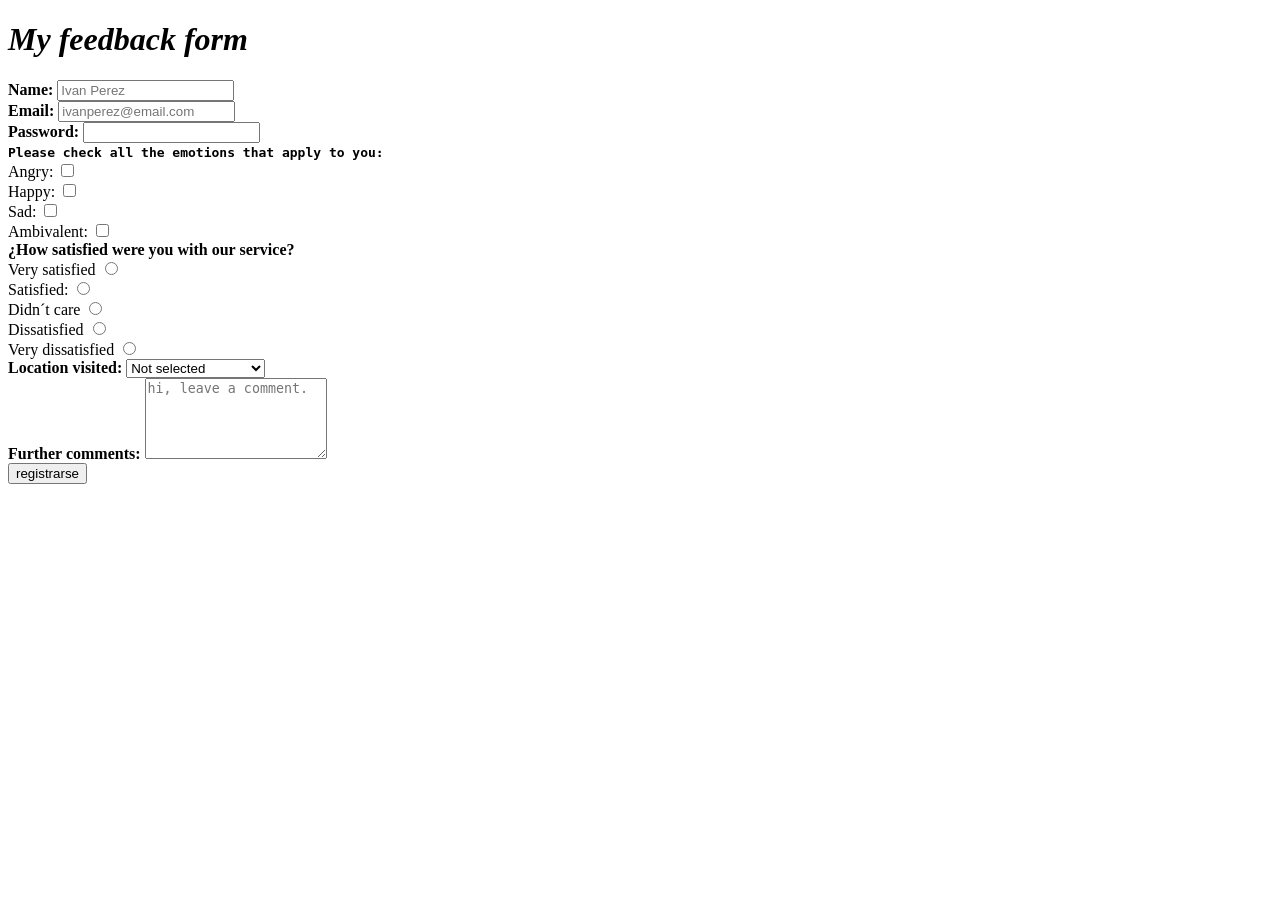
<file: formulario.html>
<!DOCTYPE html>
<html lang="en">
<head>
    <meta charset="UTF-8">
    <meta name="viewport" content="width=device-width, initial-scale=1.0">
    <title>Document</title>
</head>
<body>
    <h1><b><i>My feedback form</i></b></h1>
    <form>
        <div>
             <label for="Fullname"><b>Name:</b></label>
             <input type="fullname"
                    id="fullname"
                    name="fullname"
                    placeholder="Ivan Perez"
                    required
                    maxlength="20"
                    minlength="2">
        </div>
        <div>
             <label for="email"><b>Email:</b></label>
             <input type="email"
                    placeholder="ivanperez@email.com"
                    required id="email"
                    name="email"> 
        </div> 
         <div>
             <label for="password"><b>Password:</b></label>
             <input type="password"
                    required id="password"
                    name="password">
         </div> 
           
        <div><samp><b>Please check all the emotions that apply to you:</b></samp></div> 
         
          <div>
              <label for="angry">Angry:</label>
              <input type="checkbox"
                     name="personal-emotions"
                     id="angry">
         </div>
          <div>
              <label for="happy">Happy:</label>
              <input type="checkbox"
                     name="personal-emotions"
                     id="happy">
          </div>
          <div>
              <label for="sad">Sad:</label>
              <input type="checkbox"
                     name="personal-emotions"
                     id="sad">
          </div>
           <div> 
               <label for="ambivalent">Ambivalent:</label>
               <input type="checkbox"
                      name="personal-emotions"
                      id="ambivalent">
           </div>

           <div><span><b>¿How satisfied were you with our service?</b></span></div>
          
           <div>
               <label for="very satisfied">Very satisfied</label>
               <input type="radio"
                      name="satisfactory-service"
                      id="very satisfied">
           </div>
            <div>
                <label for="satisfied">Satisfied:</label>
                <input type="radio"
                       name="satisfactory-service"
                       id="satisfied">
            </div>
            <div>
                <label for="didn´t care">Didn´t care</label>
                <input type="radio"
                       name="satisfactory-service"
                       id="didn´t care">
            </div>
            <div>
                <label for="dissatisfied">Dissatisfied</label>
                <input type="radio"
                       name="satisfactory-service"
                       id="dissatisfied">
            </div>
            <div>
                <label for="very dissatisfied">Very dissatisfied</label>
                <input type="radio"
                       name="satisfactory-service"
                       id="very dissatisfied">
            </div>
           
           <div>
               <label for="location visited"><b>Location visited:</b></label>
                    <select name="location" id="location">
                         <option value="no">Not selected</option>
                         <option value="bs.as">Buenos Aires</option>
                         <option value="catam.">Catamarca</option>
                         <option value="chaco">Chaco</option>
                         <option value="ctes">Corrientes</option>
                         <option value="e.rios">Entre Rios</option>
                         <option value="cba.">Cordoba</option>
                         <option value="chubut">Chubut</option>
                         <option value="form">Formosa</option>
                         <option value="l.p.">La Pampa</option>
                         <option value="jujuy">Jujuy</option>
                         <option value="l.r.">La Rioja</option>
                         <option value="mza.">Mendoza</option>
                         <option value="mnes.">Misiones</option>
                         <option value="nqn">Neuquen</option> 
                         <option value="r.n.">Rio Negro</option>
                         <option value="salta">Salta</option>
                         <option value="s. juan">San Juan</option>
                         <option value="s. luis">San Luis</option>
                         <option value="s.fe">Santa Fe</option>
                         <option value="sgo. del est.">Santiago del Estero</option>
                         <option value="tdf.">Tierra del Fuego</option>
                         <option value="tuc.">Tucuman</option> 
                   </select>
          </div>
          <div>
                 <label for="comment"><b>Further comments:</b></label>
                 <textarea name="comment"
                           id="comment" 
                           placeholder="hi, leave a comment."
                           rows="5"
                           cols="20"
                           maxlength="200"></textarea>
              </div>
              <button type="submit">registrarse</button>

    </form>
    
</body>
</html>
</file>
<file: Clase 2 Git · Matu-Dev-JS_2026_UTN_PWI_TN_MAR_JUE_AGO@72174d6 · GitHub_files/light-b18a1a7ee7730775.css>
[data-color-mode=light][data-light-theme=light],[data-color-mode=auto][data-light-theme=light]{--ansi-cyan:#1b7c83;--ansi-cyanBright:#3192aa;--bgColor-success-emphasis:#1f883d;--button-outline-bgColor-active:#0757ba;--button-primary-bgColor-active:#197935;--button-primary-bgColor-disabled:#95d8a6;--button-primary-bgColor-hover:#1c8139;--buttonCounter-danger-fgColor-rest:#c21c2c;--control-checked-bgColor-active:#0757ba;--control-checked-bgColor-hover:#0860ca;--fgColor-danger:#d1242f;--reactionButton-selected-bgColor-hover:#caecff;--ansi-blackBright:#393f46;--ansi-blue:#0969da;--ansi-blueBright:#218bff;--ansi-gray:#59636e;--ansi-green:#116329;--ansi-greenBright:#1a7f37;--ansi-magenta:#8250df;--ansi-magentaBright:#a475f9;--ansi-red:#cf222e;--ansi-redBright:#a40e26;--ansi-white:#59636e;--ansi-whiteBright:#818b98;--ansi-yellow:#4d2d00;--ansi-yellowBright:#633c01;--avatarStack-fade-bgColor-default:#c8d1da;--avatarStack-fade-bgColor-muted:#dae0e7;--bgColor-accent-emphasis:#0969da;--bgColor-accent-muted:#ddf4ff;--bgColor-attention-emphasis:#9a6700;--bgColor-attention-muted:#fff8c5;--bgColor-danger-emphasis:#cf222e;--bgColor-danger-muted:#ffebe9;--bgColor-disabled:#eff2f5;--bgColor-done-emphasis:#8250df;--bgColor-done-muted:#fbefff;--bgColor-emphasis:#25292e;--bgColor-inverse:#25292e;--bgColor-muted:#f6f8fa;--bgColor-neutral-emphasis:#59636e;--bgColor-neutral-muted:#818b981f;--bgColor-open-emphasis:var(--bgColor-success-emphasis);--bgColor-severe-emphasis:#bc4c00;--bgColor-severe-muted:#fff1e5;--bgColor-sponsors-emphasis:#bf3989;--bgColor-sponsors-muted:#ffeff7;--bgColor-success-muted:#dafbe1;--bgColor-transparent:#fff0;--borderColor-accent-emphasis:#0969da;--borderColor-accent-muted:#54aeff66;--borderColor-attention-emphasis:#9a6700;--borderColor-attention-muted:#d4a72c66;--borderColor-danger-emphasis:#cf222e;--borderColor-danger-muted:#ff818266;--borderColor-default:#d1d9e0;--borderColor-disabled:#818b981a;--borderColor-done-emphasis:#8250df;--borderColor-done-muted:#c297ff66;--borderColor-emphasis:#818b98;--borderColor-neutral-emphasis:#59636e;--borderColor-severe-emphasis:#bc4c00;--borderColor-severe-muted:#fb8f4466;--borderColor-sponsors-emphasis:#bf3989;--borderColor-sponsors-muted:#ff80c866;--borderColor-success-emphasis:#1a7f37;--borderColor-success-muted:#4ac26b66;--borderColor-transparent:#fff0;--button-danger-bgColor-active:#a40e26;--button-danger-fgColor-disabled:#d1242f80;--button-danger-fgColor-rest:var(--fgColor-danger);--button-danger-shadow-selected:inset 0 1px 0 0 #4c001433;--button-inactive-bgColor:#e6eaef;--button-inactive-fgColor:#59636e;--button-invisible-bgColor-disabled:#fff0;--button-invisible-borderColor-disabled:#fff0;--button-outline-shadow-selected:inset 0 1px 0 0 #00215533;--button-primary-bgColor-rest:var(--bgColor-success-emphasis);--button-primary-borderColor-disabled:var(--button-primary-bgColor-disabled);--button-primary-shadow-selected:inset 0 1px 0 0 #002d114d;--button-star-iconColor:#eac54f;--buttonCounter-danger-fgColor-disabled:#d1242f80;--buttonCounter-outline-fgColor-rest:#0550ae;--buttonCounter-primary-bgColor-rest:#002d1133;--buttonKeybindingHint-danger-bgColor-active:#1f232866;--buttonKeybindingHint-danger-bgColor-hover:#1f232833;--buttonKeybindingHint-default-bgColor-rest:#eff2f5;--buttonKeybindingHint-inactive-bgColor:#eff2f5;--buttonKeybindingHint-invisible-borderColor-rest:#fff0;--codeMirror-syntax-fgColor-constant:#0550ae;--codeMirror-syntax-fgColor-entity:#8250df;--codeMirror-syntax-fgColor-keyword:#cf222e;--codeMirror-syntax-fgColor-storage:#cf222e;--codeMirror-syntax-fgColor-string:#0a3069;--codeMirror-syntax-fgColor-support:#0550ae;--codeMirror-syntax-fgColor-variable:#953800;--color-ansi-cyan:var(--ansi-cyan);--color-ansi-cyan-bright:var(--ansi-cyanBright);--contribution-default-bgColor-0:#eff2f5;--contribution-default-bgColor-1:#aceebb;--contribution-default-bgColor-2:#4ac26b;--contribution-default-bgColor-3:#2da44e;--contribution-default-bgColor-4:#116329;--contribution-default-borderColor-0:#1f23280d;--contribution-halloween-bgColor-1:#f0db3d;--contribution-halloween-bgColor-2:#ffd642;--contribution-halloween-bgColor-3:#f68c41;--contribution-halloween-bgColor-4:#1f2328;--contribution-winter-bgColor-1:#b6e3ff;--contribution-winter-bgColor-2:#54aeff;--contribution-winter-bgColor-3:#0969da;--contribution-winter-bgColor-4:#0a3069;--control-bgColor-active:#e6eaef;--control-bgColor-hover:#eff2f5;--control-bgColor-rest:#f6f8fa;--control-checked-borderColor-active:var(--control-checked-bgColor-active);--control-checked-borderColor-hover:var(--control-checked-bgColor-hover);--control-danger-fgColor-hover:var(--fgColor-danger);--control-danger-fgColor-rest:var(--fgColor-danger);--control-fgColor-rest:#25292e;--control-transparent-bgColor-active:#818b9826;--control-transparent-bgColor-hover:#818b981a;--control-transparent-bgColor-rest:#fff0;--control-transparent-bgColor-selected:#818b9826;--control-transparent-borderColor-active:#fff0;--control-transparent-borderColor-hover:#fff0;--control-transparent-borderColor-rest:#fff0;--controlTrack-bgColor-active:#dae0e7;--controlTrack-bgColor-hover:#e0e6eb;--controlTrack-bgColor-rest:#e6eaef;--controlTrack-fgColor-rest:#59636e;--counter-borderColor:#fff0;--data-auburn-color-emphasis:#9d615c;--data-auburn-color-muted:#f2e9e9;--data-blue-color-emphasis:#006edb;--data-blue-color-muted:#d1f0ff;--data-brown-color-emphasis:#856d4c;--data-brown-color-muted:#eeeae2;--data-coral-color-emphasis:#d43511;--data-coral-color-muted:#ffe5db;--data-gray-color-emphasis:#808fa3;--data-gray-color-muted:#e8ecf2;--data-green-color-emphasis:#30a147;--data-green-color-muted:#caf7ca;--data-lemon-color-emphasis:#866e04;--data-lemon-color-muted:#f7eea1;--data-lime-color-emphasis:#527a29;--data-lime-color-muted:#e3f2b5;--data-olive-color-emphasis:#64762d;--data-olive-color-muted:#f0f0ad;--data-orange-color-emphasis:#eb670f;--data-orange-color-muted:#ffe7d1;--data-pine-color-emphasis:#167e53;--data-pine-color-muted:#bff8db;--data-pink-color-emphasis:#ce2c85;--data-pink-color-muted:#ffe5f1;--data-plum-color-emphasis:#a830e8;--data-plum-color-muted:#f8e5ff;--data-purple-color-emphasis:#894ceb;--data-purple-color-muted:#f1e5ff;--data-red-color-emphasis:#df0c24;--data-red-color-muted:#ffe2e0;--data-teal-color-emphasis:#179b9b;--data-teal-color-muted:#c7f5ef;--data-yellow-color-emphasis:#b88700;--data-yellow-color-muted:#ffec9e;--diffBlob-additionNum-bgColor:#aceebb;--diffBlob-additionWord-bgColor:#aceebb;--diffBlob-deletionNum-bgColor:#ffcecb;--diffBlob-deletionWord-bgColor:#ffcecb;--diffBlob-hunkNum-bgColor-rest:#b6e3ff;--display-auburn-bgColor-emphasis:#9d615c;--display-auburn-bgColor-muted:#f2e9e9;--display-auburn-borderColor-emphasis:#9d615c;--display-auburn-borderColor-muted:#e6d6d5;--display-auburn-fgColor:#8a5551;--display-auburn-scale-0:#f2e9e9;--display-auburn-scale-1:#e6d6d5;--display-auburn-scale-2:#d4b7b5;--display-auburn-scale-3:#c59e9b;--display-auburn-scale-4:#b4827e;--display-auburn-scale-5:#9d615c;--display-auburn-scale-6:#8a5551;--display-auburn-scale-7:#744744;--display-auburn-scale-8:#5d3937;--display-auburn-scale-9:#432928;--display-blue-bgColor-emphasis:#006edb;--display-blue-bgColor-muted:#d1f0ff;--display-blue-borderColor-emphasis:#006edb;--display-blue-borderColor-muted:#ade1ff;--display-blue-fgColor:#005fcc;--display-blue-scale-0:#d1f0ff;--display-blue-scale-1:#ade1ff;--display-blue-scale-2:#75c8ff;--display-blue-scale-3:#47afff;--display-blue-scale-4:#0f8fff;--display-blue-scale-5:#006edb;--display-blue-scale-6:#005fcc;--display-blue-scale-7:#004db3;--display-blue-scale-8:#003d99;--display-blue-scale-9:#002b75;--display-brown-bgColor-emphasis:#856d4c;--display-brown-bgColor-muted:#eeeae2;--display-brown-borderColor-emphasis:#856d4c;--display-brown-borderColor-muted:#dfd7c8;--display-brown-fgColor:#755f43;--display-brown-scale-0:#eeeae2;--display-brown-scale-1:#dfd7c8;--display-brown-scale-2:#cbbda4;--display-brown-scale-3:#b8a484;--display-brown-scale-4:#a68b64;--display-brown-scale-5:#856d4c;--display-brown-scale-6:#755f43;--display-brown-scale-7:#64513a;--display-brown-scale-8:#51412f;--display-brown-scale-9:#3a2e22;--display-coral-bgColor-emphasis:#d43511;--display-coral-bgColor-muted:#ffe5db;--display-coral-borderColor-emphasis:#d43511;--display-coral-borderColor-muted:#fecebe;--display-coral-fgColor:#ba2e12;--display-coral-scale-0:#ffe5db;--display-coral-scale-1:#fecebe;--display-coral-scale-2:#fcab92;--display-coral-scale-3:#f88768;--display-coral-scale-4:#f25f3a;--display-coral-scale-5:#d43511;--display-coral-scale-6:#ba2e12;--display-coral-scale-7:#9b2712;--display-coral-scale-8:#7e2011;--display-coral-scale-9:#5d180e;--display-cyan-bgColor-emphasis:#007b94;--display-cyan-bgColor-muted:#bdf4ff;--display-cyan-borderColor-emphasis:#007b94;--display-cyan-borderColor-muted:#7ae9ff;--display-cyan-fgColor:#006a80;--display-cyan-scale-0:#bdf4ff;--display-cyan-scale-1:#7ae9ff;--display-cyan-scale-2:#00d0fa;--display-cyan-scale-3:#00b7db;--display-cyan-scale-4:#0099b8;--display-cyan-scale-5:#007b94;--display-cyan-scale-6:#006a80;--display-cyan-scale-7:#00596b;--display-cyan-scale-8:#004857;--display-cyan-scale-9:#003742;--display-gray-bgColor-emphasis:#647182;--display-gray-bgColor-muted:#e8ecf2;--display-gray-borderColor-emphasis:#647182;--display-gray-borderColor-muted:#d2dae4;--display-gray-fgColor:#5c6570;--display-gray-scale-0:#e8ecf2;--display-gray-scale-1:#d2dae4;--display-gray-scale-2:#b4c0cf;--display-gray-scale-3:#9ba9bb;--display-gray-scale-4:#808fa3;--display-gray-scale-5:#647182;--display-gray-scale-6:#5c6570;--display-gray-scale-7:#4e535a;--display-gray-scale-8:#424448;--display-gray-scale-9:#303031;--display-green-bgColor-emphasis:#2c8141;--display-green-bgColor-muted:#caf7ca;--display-green-borderColor-emphasis:#2c8141;--display-green-borderColor-muted:#9ceda0;--display-green-fgColor:#2b6e3f;--display-green-scale-0:#caf7ca;--display-green-scale-1:#9ceda0;--display-green-scale-2:#54d961;--display-green-scale-3:#31bf46;--display-green-scale-4:#30a147;--display-green-scale-5:#2c8141;--display-green-scale-6:#2b6e3f;--display-green-scale-7:#285c3b;--display-green-scale-8:#254b34;--display-green-scale-9:#1d3528;--display-indigo-bgColor-emphasis:#5a61e7;--display-indigo-bgColor-muted:#e5e9ff;--display-indigo-borderColor-emphasis:#5a61e7;--display-indigo-borderColor-muted:#d2d7fe;--display-indigo-fgColor:#494edf;--display-indigo-scale-0:#e5e9ff;--display-indigo-scale-1:#d2d7fe;--display-indigo-scale-2:#b1b9fb;--display-indigo-scale-3:#979ff7;--display-indigo-scale-4:#7a82f0;--display-indigo-scale-5:#5a61e7;--display-indigo-scale-6:#494edf;--display-indigo-scale-7:#393cd5;--display-indigo-scale-8:#2d2db4;--display-indigo-scale-9:#25247b;--display-lemon-bgColor-emphasis:#866e04;--display-lemon-bgColor-muted:#f7eea1;--display-lemon-borderColor-emphasis:#866e04;--display-lemon-borderColor-muted:#f0db3d;--display-lemon-fgColor:#786002;--display-lemon-scale-0:#f7eea1;--display-lemon-scale-1:#f0db3d;--display-lemon-scale-2:#d8bd0e;--display-lemon-scale-3:#c2a60a;--display-lemon-scale-4:#a68c07;--display-lemon-scale-5:#866e04;--display-lemon-scale-6:#786002;--display-lemon-scale-7:#654f01;--display-lemon-scale-8:#523f00;--display-lemon-scale-9:#3d2e00;--display-lime-bgColor-emphasis:#527a29;--display-lime-bgColor-muted:#e3f2b5;--display-lime-borderColor-emphasis:#527a29;--display-lime-borderColor-muted:#c7e580;--display-lime-fgColor:#476c28;--display-lime-scale-0:#e3f2b5;--display-lime-scale-1:#c7e580;--display-lime-scale-2:#9bd039;--display-lime-scale-3:#80b530;--display-lime-scale-4:#6c9d2f;--display-lime-scale-5:#527a29;--display-lime-scale-6:#476c28;--display-lime-scale-7:#3a5b25;--display-lime-scale-8:#2f4a21;--display-lime-scale-9:#213319;--display-olive-bgColor-emphasis:#64762d;--display-olive-bgColor-muted:#f0f0ad;--display-olive-borderColor-emphasis:#64762d;--display-olive-borderColor-muted:#dbe170;--display-olive-fgColor:#56682c;--display-olive-scale-0:#f0f0ad;--display-olive-scale-1:#dbe170;--display-olive-scale-2:#b9c832;--display-olive-scale-3:#9bae32;--display-olive-scale-4:#819532;--display-olive-scale-5:#64762d;--display-olive-scale-6:#56682c;--display-olive-scale-7:#495a2b;--display-olive-scale-8:#3b4927;--display-olive-scale-9:#2a331f;--display-orange-bgColor-emphasis:#b8500f;--display-orange-bgColor-muted:#ffe7d1;--display-orange-borderColor-emphasis:#b8500f;--display-orange-borderColor-muted:#fecfaa;--display-orange-fgColor:#a24610;--display-orange-scale-0:#ffe7d1;--display-orange-scale-1:#fecfaa;--display-orange-scale-2:#fbaf74;--display-orange-scale-3:#f68c41;--display-orange-scale-4:#eb670f;--display-orange-scale-5:#b8500f;--display-orange-scale-6:#a24610;--display-orange-scale-7:#8d3c11;--display-orange-scale-8:#70300f;--display-orange-scale-9:#54230d;--display-pine-bgColor-emphasis:#167e53;--display-pine-bgColor-muted:#bff8db;--display-pine-borderColor-emphasis:#167e53;--display-pine-borderColor-muted:#80efb9;--display-pine-fgColor:#156f4b;--display-pine-scale-0:#bff8db;--display-pine-scale-1:#80efb9;--display-pine-scale-2:#1dd781;--display-pine-scale-3:#1dbf76;--display-pine-scale-4:#1aa267;--display-pine-scale-5:#167e53;--display-pine-scale-6:#156f4b;--display-pine-scale-7:#135d41;--display-pine-scale-8:#114b36;--display-pine-scale-9:#0d3627;--display-pink-bgColor-emphasis:#ce2c85;--display-pink-bgColor-muted:#ffe5f1;--display-pink-borderColor-emphasis:#ce2c85;--display-pink-borderColor-muted:#fdc9e2;--display-pink-fgColor:#b12f79;--display-pink-scale-0:#ffe5f1;--display-pink-scale-1:#fdc9e2;--display-pink-scale-2:#f8a5cf;--display-pink-scale-3:#f184bc;--display-pink-scale-4:#e55da5;--display-pink-scale-5:#ce2c85;--display-pink-scale-6:#b12f79;--display-pink-scale-7:#8e2e66;--display-pink-scale-8:#6e2b53;--display-pink-scale-9:#4d233d;--display-plum-bgColor-emphasis:#a830e8;--display-plum-bgColor-muted:#f8e5ff;--display-plum-borderColor-emphasis:#a830e8;--display-plum-borderColor-muted:#f0cdfe;--display-plum-fgColor:#961edc;--display-plum-scale-0:#f8e5ff;--display-plum-scale-1:#f0cdfe;--display-plum-scale-2:#e2a7fb;--display-plum-scale-3:#d487f7;--display-plum-scale-4:#c264f2;--display-plum-scale-5:#a830e8;--display-plum-scale-6:#961edc;--display-plum-scale-7:#7d1eb8;--display-plum-scale-8:#651d96;--display-plum-scale-9:#471769;--display-purple-bgColor-emphasis:#894ceb;--display-purple-bgColor-muted:#f1e5ff;--display-purple-borderColor-emphasis:#894ceb;--display-purple-borderColor-muted:#e6d2fe;--display-purple-fgColor:#783ae4;--display-purple-scale-0:#f1e5ff;--display-purple-scale-1:#e6d2fe;--display-purple-scale-2:#d1b1fc;--display-purple-scale-3:#bc91f8;--display-purple-scale-4:#a672f3;--display-purple-scale-5:#894ceb;--display-purple-scale-6:#783ae4;--display-purple-scale-7:#6223d7;--display-purple-scale-8:#4f21ab;--display-purple-scale-9:#391b79;--display-red-bgColor-emphasis:#df0c24;--display-red-bgColor-muted:#ffe2e0;--display-red-borderColor-emphasis:#df0c24;--display-red-borderColor-muted:#fecdcd;--display-red-fgColor:#c50d28;--display-red-scale-0:#ffe2e0;--display-red-scale-1:#fecdcd;--display-red-scale-2:#fda5a7;--display-red-scale-3:#fb8389;--display-red-scale-4:#f85461;--display-red-scale-5:#df0c24;--display-red-scale-6:#c50d28;--display-red-scale-7:#a60c29;--display-red-scale-8:#880c27;--display-red-scale-9:#610a20;--display-teal-bgColor-emphasis:#127e81;--display-teal-bgColor-muted:#c7f5ef;--display-teal-borderColor-emphasis:#127e81;--display-teal-borderColor-muted:#89ebe1;--display-teal-fgColor:#106e75;--display-teal-scale-0:#c7f5ef;--display-teal-scale-1:#89ebe1;--display-teal-scale-2:#22d3c7;--display-teal-scale-3:#1db9b4;--display-teal-scale-4:#179b9b;--display-teal-scale-5:#127e81;--display-teal-scale-6:#106e75;--display-teal-scale-7:#0d5b63;--display-teal-scale-8:#0a4852;--display-teal-scale-9:#073740;--display-yellow-bgColor-emphasis:#946a00;--display-yellow-bgColor-muted:#ffec9e;--display-yellow-borderColor-emphasis:#946a00;--display-yellow-borderColor-muted:#ffd642;--display-yellow-fgColor:#805900;--display-yellow-scale-0:#ffec9e;--display-yellow-scale-1:#ffd642;--display-yellow-scale-2:#ebb400;--display-yellow-scale-3:#d19d00;--display-yellow-scale-4:#b88700;--display-yellow-scale-5:#946a00;--display-yellow-scale-6:#805900;--display-yellow-scale-7:#704d00;--display-yellow-scale-8:#5c3d00;--display-yellow-scale-9:#422b00;--fgColor-accent:#0969da;--fgColor-attention:#9a6700;--fgColor-closed:var(--fgColor-danger);--fgColor-disabled:#818b98;--fgColor-done:#8250df;--fgColor-muted:#59636e;--fgColor-neutral:#59636e;--fgColor-severe:#bc4c00;--fgColor-sponsors:#bf3989;--fgColor-success:#1a7f37;--header-bgColor:#25292e;--header-borderColor-divider:#818b98;--headerSearch-bgColor:#25292e;--headerSearch-borderColor:#818b98;--highlight-neutral-bgColor:#fff8c5;--label-auburn-bgColor-active:#d4b7b5;--label-auburn-bgColor-hover:#e6d6d5;--label-auburn-bgColor-rest:#f2e9e9;--label-auburn-borderColor:#fff0;--label-auburn-fgColor-active:#5d3937;--label-auburn-fgColor-hover:#744744;--label-auburn-fgColor-rest:#8a5551;--label-blue-bgColor-active:#75c8ff;--label-blue-bgColor-hover:#ade1ff;--label-blue-bgColor-rest:#d1f0ff;--label-blue-borderColor:#fff0;--label-blue-fgColor-active:#003d99;--label-blue-fgColor-hover:#004db3;--label-blue-fgColor-rest:#005fcc;--label-brown-bgColor-active:#cbbda4;--label-brown-bgColor-hover:#dfd7c8;--label-brown-bgColor-rest:#eeeae2;--label-brown-borderColor:#fff0;--label-brown-fgColor-active:#51412f;--label-brown-fgColor-hover:#64513a;--label-brown-fgColor-rest:#755f43;--label-coral-bgColor-active:#fcab92;--label-coral-bgColor-hover:#fecebe;--label-coral-bgColor-rest:#ffe5db;--label-coral-borderColor:#fff0;--label-coral-fgColor-active:#7e2011;--label-coral-fgColor-hover:#9b2712;--label-coral-fgColor-rest:#ba2e12;--label-cyan-bgColor-active:#00d0fa;--label-cyan-bgColor-hover:#7ae9ff;--label-cyan-bgColor-rest:#bdf4ff;--label-cyan-borderColor:#fff0;--label-cyan-fgColor-active:#004857;--label-cyan-fgColor-hover:#00596b;--label-cyan-fgColor-rest:#006a80;--label-gray-bgColor-active:#b4c0cf;--label-gray-bgColor-hover:#d2dae4;--label-gray-bgColor-rest:#e8ecf2;--label-gray-borderColor:#fff0;--label-gray-fgColor-active:#424448;--label-gray-fgColor-hover:#4e535a;--label-gray-fgColor-rest:#5c6570;--label-green-bgColor-active:#54d961;--label-green-bgColor-hover:#9ceda0;--label-green-bgColor-rest:#caf7ca;--label-green-borderColor:#fff0;--label-green-fgColor-active:#254b34;--label-green-fgColor-hover:#285c3b;--label-green-fgColor-rest:#2b6e3f;--label-indigo-bgColor-active:#b1b9fb;--label-indigo-bgColor-hover:#d2d7fe;--label-indigo-bgColor-rest:#e5e9ff;--label-indigo-borderColor:#fff0;--label-indigo-fgColor-active:#2d2db4;--label-indigo-fgColor-hover:#393cd5;--label-indigo-fgColor-rest:#494edf;--label-lemon-bgColor-active:#d8bd0e;--label-lemon-bgColor-hover:#f0db3d;--label-lemon-bgColor-rest:#f7eea1;--label-lemon-borderColor:#fff0;--label-lemon-fgColor-active:#523f00;--label-lemon-fgColor-hover:#654f01;--label-lemon-fgColor-rest:#786002;--label-lime-bgColor-active:#9bd039;--label-lime-bgColor-hover:#c7e580;--label-lime-bgColor-rest:#e3f2b5;--label-lime-borderColor:#fff0;--label-lime-fgColor-active:#2f4a21;--label-lime-fgColor-hover:#3a5b25;--label-lime-fgColor-rest:#476c28;--label-olive-bgColor-active:#b9c832;--label-olive-bgColor-hover:#dbe170;--label-olive-bgColor-rest:#f0f0ad;--label-olive-borderColor:#fff0;--label-olive-fgColor-active:#3b4927;--label-olive-fgColor-hover:#495a2b;--label-olive-fgColor-rest:#56682c;--label-orange-bgColor-active:#fbaf74;--label-orange-bgColor-hover:#fecfaa;--label-orange-bgColor-rest:#ffe7d1;--label-orange-borderColor:#fff0;--label-orange-fgColor-active:#70300f;--label-orange-fgColor-hover:#8d3c11;--label-orange-fgColor-rest:#a24610;--label-pine-bgColor-active:#1dd781;--label-pine-bgColor-hover:#80efb9;--label-pine-bgColor-rest:#bff8db;--label-pine-borderColor:#fff0;--label-pine-fgColor-active:#114b36;--label-pine-fgColor-hover:#135d41;--label-pine-fgColor-rest:#156f4b;--label-pink-bgColor-active:#f8a5cf;--label-pink-bgColor-hover:#fdc9e2;--label-pink-bgColor-rest:#ffe5f1;--label-pink-borderColor:#fff0;--label-pink-fgColor-active:#6e2b53;--label-pink-fgColor-hover:#8e2e66;--label-pink-fgColor-rest:#b12f79;--label-plum-bgColor-active:#e2a7fb;--label-plum-bgColor-hover:#f0cdfe;--label-plum-bgColor-rest:#f8e5ff;--label-plum-borderColor:#fff0;--label-plum-fgColor-active:#651d96;--label-plum-fgColor-hover:#7d1eb8;--label-plum-fgColor-rest:#961edc;--label-purple-bgColor-active:#d1b1fc;--label-purple-bgColor-hover:#e6d2fe;--label-purple-bgColor-rest:#f1e5ff;--label-purple-borderColor:#fff0;--label-purple-fgColor-active:#4f21ab;--label-purple-fgColor-hover:#6223d7;--label-purple-fgColor-rest:#783ae4;--label-red-bgColor-active:#fda5a7;--label-red-bgColor-hover:#fecdcd;--label-red-bgColor-rest:#ffe2e0;--label-red-borderColor:#fff0;--label-red-fgColor-active:#880c27;--label-red-fgColor-hover:#a60c29;--label-red-fgColor-rest:#c50d28;--label-teal-bgColor-active:#22d3c7;--label-teal-bgColor-hover:#89ebe1;--label-teal-bgColor-rest:#c7f5ef;--label-teal-borderColor:#fff0;--label-teal-fgColor-active:#0a4852;--label-teal-fgColor-hover:#0d5b63;--label-teal-fgColor-rest:#106e75;--label-yellow-bgColor-active:#ebb400;--label-yellow-bgColor-hover:#ffd642;--label-yellow-bgColor-rest:#ffec9e;--label-yellow-borderColor:#fff0;--label-yellow-fgColor-active:#5c3d00;--label-yellow-fgColor-hover:#704d00;--label-yellow-fgColor-rest:#805900;--menu-bgColor-active:#fff0;--overlay-backdrop-bgColor:#c8d1da66;--prettylights-syntax-bracketHighlighterAngle:#59636e;--prettylights-syntax-bracketHighlighterUnmatched:#82071e;--prettylights-syntax-carriageReturn-bg:#cf222e;--prettylights-syntax-carriageReturn-text:#f6f8fa;--prettylights-syntax-comment:#59636e;--prettylights-syntax-constant:#0550ae;--prettylights-syntax-constantOtherReferenceLink:#0a3069;--prettylights-syntax-entity:#6639ba;--prettylights-syntax-entityTag:#0550ae;--prettylights-syntax-invalidIllegal-text:var(--fgColor-danger);--prettylights-syntax-keyword:#cf222e;--prettylights-syntax-markup-changed-bg:#ffd8b5;--prettylights-syntax-markup-changed-text:#953800;--prettylights-syntax-markup-deleted-bg:#ffebe9;--prettylights-syntax-markup-deleted-text:#82071e;--prettylights-syntax-markup-heading:#0550ae;--prettylights-syntax-markup-ignored-bg:#0550ae;--prettylights-syntax-markup-ignored-text:#d1d9e0;--prettylights-syntax-markup-inserted-bg:#dafbe1;--prettylights-syntax-markup-inserted-text:#116329;--prettylights-syntax-markup-list:#3b2300;--prettylights-syntax-metaDiffRange:#8250df;--prettylights-syntax-string:#0a3069;--prettylights-syntax-stringRegexp:#116329;--prettylights-syntax-sublimeLinterGutterMark:#818b98;--prettylights-syntax-variable:#953800;--progressBar-bgColor-success:var(--bgColor-success-emphasis);--progressBar-track-borderColor:#fff0;--reactionButton-selected-bgColor-rest:#ddf4ff;--reactionButton-selected-fgColor-hover:#0550ae;--selectMenu-bgColor-active:#b6e3ff;--selectMenu-borderColor:#fff0;--shadow-resting-medium:0 1px 1px 0 #25292e1a, 0 3px 6px 0 #25292e1f;--skeletonLoader-bgColor:#818b981a;--topicTag-borderColor:#fff0;--treeViewItem-leadingVisual-iconColor-rest:#54aeff;--underlineNav-borderColor-active:#fd8c73;--ansi-black:#1f2328;--avatar-bgColor:#fff;--avatar-shadow:0 0 0 2px #fffc;--bgColor-black:#1f2328;--bgColor-closed-emphasis:var(--bgColor-danger-emphasis);--bgColor-closed-muted:var(--bgColor-danger-muted);--bgColor-default:#fff;--bgColor-draft-emphasis:var(--bgColor-neutral-emphasis);--bgColor-draft-muted:var(--bgColor-neutral-muted);--bgColor-inset:var(--bgColor-muted);--bgColor-open-muted:var(--bgColor-success-muted);--bgColor-upsell-emphasis:var(--bgColor-done-emphasis);--bgColor-upsell-muted:var(--bgColor-done-muted);--bgColor-white:#fff;--border-accent-emphasis:var(--borderWidth-default) solid var(--borderColor-accent-emphasis);--border-accent-muted:var(--borderWidth-default) solid var(--borderColor-accent-muted);--border-attention-emphasis:var(--borderWidth-default) solid var(--borderColor-attention-emphasis);--border-attention-muted:var(--borderWidth-default) solid var(--borderColor-attention-muted);--border-danger-emphasis:var(--borderWidth-default) solid var(--borderColor-danger-emphasis);--border-danger-muted:var(--borderWidth-default) solid var(--borderColor-danger-muted);--border-default:var(--borderWidth-default) solid var(--borderColor-default);--border-disabled:var(--borderWidth-default) solid var(--borderColor-disabled);--border-done-emphasis:var(--borderWidth-default) solid var(--borderColor-done-emphasis);--border-done-muted:var(--borderWidth-default) solid var(--borderColor-done-muted);--border-emphasis:var(--borderWidth-default) solid var(--borderColor-emphasis);--border-neutral-emphasis:var(--borderWidth-default) solid var(--borderColor-neutral-emphasis);--border-severe-emphasis:var(--borderWidth-default) solid var(--borderColor-severe-emphasis);--border-severe-muted:var(--borderWidth-default) solid var(--borderColor-severe-muted);--border-sponsors-emphasis:var(--borderWidth-default) solid var(--borderColor-sponsors-emphasis);--border-sponsors-muted:var(--borderWidth-default) solid var(--borderColor-sponsors-muted);--border-success-emphasis:var(--borderWidth-default) solid var(--borderColor-success-emphasis);--border-success-muted:var(--borderWidth-default) solid var(--borderColor-success-muted);--border-transparent:var(--borderWidth-default) solid var(--borderColor-transparent);--borderColor-closed-emphasis:var(--borderColor-danger-emphasis);--borderColor-closed-muted:var(--borderColor-danger-muted);--borderColor-draft-emphasis:var(--borderColor-neutral-emphasis);--borderColor-muted:#d1d9e0b3;--borderColor-open-emphasis:var(--borderColor-success-emphasis);--borderColor-open-muted:var(--borderColor-success-muted);--borderColor-translucent:#1f232826;--borderColor-upsell-emphasis:var(--borderColor-done-emphasis);--borderColor-upsell-muted:var(--borderColor-done-muted);--button-danger-bgColor-hover:var(--bgColor-danger-emphasis);--button-danger-bgColor-rest:var(--control-bgColor-rest);--button-danger-fgColor-active:#fff;--button-danger-fgColor-hover:#fff;--button-danger-iconColor-disabled:var(--button-danger-fgColor-disabled);--button-danger-iconColor-hover:#fff;--button-danger-iconColor-rest:var(--button-danger-fgColor-rest);--button-default-bgColor-active:var(--control-bgColor-active);--button-default-bgColor-hover:var(--control-bgColor-hover);--button-default-bgColor-rest:var(--control-bgColor-rest);--button-default-bgColor-selected:var(--control-bgColor-active);--button-default-fgColor-rest:var(--control-fgColor-rest);--button-default-shadow-resting:0 1px 0 0 #1f23280a;--button-invisible-bgColor-active:var(--control-transparent-bgColor-active);--button-invisible-bgColor-hover:var(--control-transparent-bgColor-hover);--button-invisible-bgColor-rest:var(--control-transparent-bgColor-rest);--button-invisible-borderColor-hover:var(--control-transparent-borderColor-hover);--button-invisible-borderColor-rest:var(--control-transparent-borderColor-rest);--button-invisible-fgColor-active:var(--control-fgColor-rest);--button-invisible-fgColor-hover:var(--control-fgColor-rest);--button-invisible-fgColor-rest:var(--control-fgColor-rest);--button-invisible-iconColor-hover:var(--fgColor-muted);--button-invisible-iconColor-rest:var(--fgColor-muted);--button-outline-bgColor-hover:var(--bgColor-accent-emphasis);--button-outline-bgColor-rest:var(--control-bgColor-rest);--button-outline-fgColor-active:#fff;--button-outline-fgColor-disabled:#0969da80;--button-outline-fgColor-hover:#fff;--button-outline-fgColor-rest:var(--fgColor-accent);--button-primary-fgColor-disabled:#fffc;--buttonCounter-danger-bgColor-disabled:#cf222e0d;--buttonCounter-danger-bgColor-hover:#fff3;--buttonCounter-danger-bgColor-rest:#cf222e1a;--buttonCounter-danger-fgColor-hover:#fff;--buttonCounter-default-bgColor-rest:var(--bgColor-neutral-muted);--buttonCounter-invisible-bgColor-rest:var(--bgColor-neutral-muted);--buttonCounter-outline-bgColor-disabled:#0969da0d;--buttonCounter-outline-bgColor-hover:#fff3;--buttonCounter-outline-bgColor-rest:#0969da1a;--buttonCounter-outline-fgColor-disabled:#0969da80;--buttonCounter-outline-fgColor-hover:#fff;--buttonKeybindingHint-danger-bgColor-rest:var(--buttonKeybindingHint-default-bgColor-rest);--buttonKeybindingHint-default-bgColor-disabled:var(--buttonKeybindingHint-default-bgColor-rest);--buttonKeybindingHint-default-fgColor-rest:var(--fgColor-muted);--buttonKeybindingHint-inactive-fgColor:var(--button-inactive-fgColor);--buttonKeybindingHint-invisible-bgColor-active:var(--control-transparent-bgColor-active);--buttonKeybindingHint-invisible-bgColor-disabled:var(--button-invisible-bgColor-disabled);--buttonKeybindingHint-invisible-bgColor-hover:var(--control-transparent-bgColor-hover);--buttonKeybindingHint-invisible-bgColor-rest:var(--buttonKeybindingHint-default-bgColor-rest);--buttonKeybindingHint-invisible-fgColor-rest:var(--fgColor-muted);--buttonKeybindingHint-primary-bgColor-disabled:#002d111a;--buttonKeybindingHint-primary-bgColor-rest:var(--buttonCounter-primary-bgColor-rest);--codeMirror-activeline-bgColor:var(--bgColor-neutral-muted);--codeMirror-gutterMarker-fgColor-muted:var(--fgColor-muted);--codeMirror-lineNumber-fgColor:var(--fgColor-muted);--codeMirror-selection-bgColor:var(--borderColor-accent-muted);--codeMirror-syntax-fgColor-comment:#1f2328;--color-ansi-black-bright:var(--ansi-blackBright);--color-ansi-blue:var(--ansi-blue);--color-ansi-blue-bright:var(--ansi-blueBright);--color-ansi-gray:var(--ansi-gray);--color-ansi-green:var(--ansi-green);--color-ansi-green-bright:var(--ansi-greenBright);--color-ansi-magenta:var(--ansi-magenta);--color-ansi-magenta-bright:var(--ansi-magentaBright);--color-ansi-red:var(--ansi-red);--color-ansi-red-bright:var(--ansi-redBright);--color-ansi-white:var(--ansi-white);--color-ansi-white-bright:var(--ansi-whiteBright);--color-ansi-yellow:var(--ansi-yellow);--color-ansi-yellow-bright:var(--ansi-yellowBright);--color-prettylights-syntax-brackethighlighter-angle:var(--prettylights-syntax-bracketHighlighterAngle);--color-prettylights-syntax-brackethighlighter-unmatched:var(--prettylights-syntax-bracketHighlighterUnmatched);--color-prettylights-syntax-carriage-return-bg:var(--prettylights-syntax-carriageReturn-bg);--color-prettylights-syntax-carriage-return-text:var(--prettylights-syntax-carriageReturn-text);--color-prettylights-syntax-comment:var(--prettylights-syntax-comment);--color-prettylights-syntax-constant:var(--prettylights-syntax-constant);--color-prettylights-syntax-constant-other-reference-link:var(--prettylights-syntax-constantOtherReferenceLink);--color-prettylights-syntax-entity:var(--prettylights-syntax-entity);--color-prettylights-syntax-entity-tag:var(--prettylights-syntax-entityTag);--color-prettylights-syntax-invalid-illegal-text:var(--prettylights-syntax-invalidIllegal-text);--color-prettylights-syntax-keyword:var(--prettylights-syntax-keyword);--color-prettylights-syntax-markup-changed-bg:var(--prettylights-syntax-markup-changed-bg);--color-prettylights-syntax-markup-changed-text:var(--prettylights-syntax-markup-changed-text);--color-prettylights-syntax-markup-deleted-bg:var(--prettylights-syntax-markup-deleted-bg);--color-prettylights-syntax-markup-deleted-text:var(--prettylights-syntax-markup-deleted-text);--color-prettylights-syntax-markup-heading:var(--prettylights-syntax-markup-heading);--color-prettylights-syntax-markup-ignored-bg:var(--prettylights-syntax-markup-ignored-bg);--color-prettylights-syntax-markup-ignored-text:var(--prettylights-syntax-markup-ignored-text);--color-prettylights-syntax-markup-inserted-bg:var(--prettylights-syntax-markup-inserted-bg);--color-prettylights-syntax-markup-inserted-text:var(--prettylights-syntax-markup-inserted-text);--color-prettylights-syntax-markup-list:var(--prettylights-syntax-markup-list);--color-prettylights-syntax-meta-diff-range:var(--prettylights-syntax-metaDiffRange);--color-prettylights-syntax-string:var(--prettylights-syntax-string);--color-prettylights-syntax-string-regexp:var(--prettylights-syntax-stringRegexp);--color-prettylights-syntax-sublimelinter-gutter-mark:var(--prettylights-syntax-sublimeLinterGutterMark);--color-prettylights-syntax-variable:var(--prettylights-syntax-variable);--contribution-default-borderColor-1:var(--contribution-default-borderColor-0);--contribution-default-borderColor-2:var(--contribution-default-borderColor-0);--contribution-default-borderColor-3:var(--contribution-default-borderColor-0);--contribution-default-borderColor-4:var(--contribution-default-borderColor-0);--control-bgColor-disabled:var(--bgColor-disabled);--control-bgColor-selected:var(--control-bgColor-rest);--control-borderColor-danger:var(--borderColor-danger-emphasis);--control-borderColor-disabled:var(--borderColor-disabled);--control-borderColor-emphasis:var(--borderColor-emphasis);--control-borderColor-rest:var(--borderColor-default);--control-borderColor-success:var(--borderColor-success-emphasis);--control-borderColor-warning:var(--borderColor-attention-emphasis);--control-checked-bgColor-disabled:var(--fgColor-disabled);--control-checked-bgColor-rest:var(--bgColor-accent-emphasis);--control-danger-bgColor-active:#ffebe966;--control-danger-bgColor-hover:var(--bgColor-danger-muted);--control-fgColor-disabled:var(--fgColor-disabled);--control-fgColor-placeholder:var(--fgColor-muted);--control-iconColor-rest:var(--fgColor-muted);--control-transparent-bgColor-disabled:var(--bgColor-disabled);--controlKnob-bgColor-checked:#fff;--controlKnob-bgColor-rest:#fff;--controlTrack-bgColor-disabled:var(--fgColor-disabled);--controlTrack-borderColor-disabled:var(--fgColor-disabled);--controlTrack-borderColor-rest:var(--borderColor-default);--counter-bgColor-emphasis:var(--bgColor-neutral-emphasis);--counter-bgColor-muted:var(--bgColor-neutral-muted);--diffBlob-additionLine-bgColor:var(--bgColor-success-muted);--diffBlob-deletionLine-bgColor:var(--bgColor-danger-muted);--diffBlob-emptyLine-bgColor:var(--bgColor-muted);--diffBlob-emptyNum-bgColor:var(--bgColor-muted);--diffBlob-expander-iconColor:var(--fgColor-muted);--diffBlob-hunkLine-bgColor:var(--bgColor-accent-muted);--diffBlob-hunkLine-fgColor:var(--fgColor-muted);--diffBlob-hunkNum-bgColor-hover:var(--bgColor-accent-emphasis);--fgColor-black:#1f2328;--fgColor-default:#1f2328;--fgColor-draft:var(--fgColor-neutral);--fgColor-link:var(--fgColor-accent);--fgColor-onEmphasis:#fff;--fgColor-onInverse:#fff;--fgColor-open:var(--fgColor-success);--fgColor-upsell:var(--fgColor-done);--fgColor-white:#fff;--focus-outline-color:var(--borderColor-accent-emphasis);--header-fgColor-default:#ffffffb3;--header-fgColor-logo:#fff;--overlay-bgColor:#fff;--page-header-bgColor:var(--bgColor-muted);--prettylights-syntax-brackethighlighter-angle:var(--prettylights-syntax-bracketHighlighterAngle);--prettylights-syntax-brackethighlighter-unmatched:var(--prettylights-syntax-bracketHighlighterUnmatched);--prettylights-syntax-carriage-return-bg:var(--prettylights-syntax-carriageReturn-bg);--prettylights-syntax-carriage-return-text:var(--prettylights-syntax-carriageReturn-text);--prettylights-syntax-constant-other-reference-link:var(--prettylights-syntax-constantOtherReferenceLink);--prettylights-syntax-entity-tag:var(--prettylights-syntax-entityTag);--prettylights-syntax-invalid-illegal-text:var(--prettylights-syntax-invalidIllegal-text);--prettylights-syntax-invalidIllegal-bg:var(--bgColor-danger-muted);--prettylights-syntax-markup-bold:#1f2328;--prettylights-syntax-markup-italic:#1f2328;--prettylights-syntax-meta-diff-range:var(--prettylights-syntax-metaDiffRange);--prettylights-syntax-storageModifierImport:#1f2328;--prettylights-syntax-string-regexp:var(--prettylights-syntax-stringRegexp);--prettylights-syntax-sublimelinter-gutter-mark:var(--prettylights-syntax-sublimeLinterGutterMark);--progressBar-bgColor-accent:var(--bgColor-accent-emphasis);--progressBar-bgColor-attention:var(--bgColor-attention-emphasis);--progressBar-bgColor-danger:var(--bgColor-danger-emphasis);--progressBar-bgColor-done:var(--bgColor-done-emphasis);--progressBar-bgColor-neutral:var(--bgColor-neutral-emphasis);--progressBar-bgColor-severe:var(--bgColor-severe-emphasis);--progressBar-bgColor-sponsors:var(--bgColor-sponsors-emphasis);--progressBar-track-bgColor:var(--borderColor-default);--selection-bgColor:#0969da33;--shadow-inset:inset 0 1px 0 0 #1f23280a;--shadow-resting-small:0 1px 1px 0 #1f23280a, 0 1px 2px 0 #1f232808;--shadow-resting-xsmall:0 1px 1px 0 #1f23280d;--sideNav-bgColor-selected:#fff;--timelineBadge-bgColor:var(--bgColor-muted);--tooltip-bgColor:var(--bgColor-emphasis);--underlineNav-iconColor-rest:var(--fgColor-muted);--avatar-borderColor:var(--borderColor-translucent);--border-closed-emphasis:var(--border-danger-emphasis);--border-closed-muted:var(--border-danger-muted);--border-draft-emphasis:var(--borderWidth-default) solid var(--borderColor-draft-emphasis);--border-muted:var(--borderWidth-default) solid var(--borderColor-muted);--border-open-emphasis:var(--border-success-emphasis);--border-open-muted:var(--border-success-muted);--border-translucent:var(--borderWidth-default) solid var(--borderColor-translucent);--border-upsell-emphasis:var(--borderWidth-default) solid var(--borderColor-upsell-emphasis);--border-upsell-muted:var(--borderWidth-default) solid var(--borderColor-upsell-muted);--borderColor-neutral-muted:var(--borderColor-muted);--button-danger-bgColor-disabled:var(--control-bgColor-disabled);--button-danger-borderColor-rest:var(--control-borderColor-rest);--button-default-bgColor-disabled:var(--control-bgColor-disabled);--button-default-borderColor-active:var(--control-borderColor-rest);--button-default-borderColor-disabled:var(--control-borderColor-disabled);--button-default-borderColor-rest:var(--control-borderColor-rest);--button-default-fgColor-disabled:var(--control-fgColor-disabled);--button-invisible-fgColor-disabled:var(--control-fgColor-disabled);--button-invisible-iconColor-disabled:var(--control-fgColor-disabled);--button-outline-bgColor-disabled:var(--control-bgColor-disabled);--button-primary-borderColor-rest:var(--borderColor-translucent);--button-primary-fgColor-rest:var(--fgColor-white);--button-primary-iconColor-disabled:var(--button-primary-fgColor-disabled);--button-primary-iconColor-rest:#fffc;--buttonKeybindingHint-danger-bgColor-disabled:var(--buttonKeybindingHint-default-bgColor-disabled);--buttonKeybindingHint-danger-borderColor-hover:var(--borderColor-translucent);--buttonKeybindingHint-danger-fgColor-active:var(--fgColor-onEmphasis);--buttonKeybindingHint-danger-fgColor-hover:var(--fgColor-onEmphasis);--buttonKeybindingHint-danger-fgColor-rest:var(--buttonKeybindingHint-default-fgColor-rest);--buttonKeybindingHint-default-borderColor-disabled:var(--control-borderColor-disabled);--buttonKeybindingHint-default-borderColor-rest:var(--borderColor-muted);--buttonKeybindingHint-default-fgColor-disabled:var(--control-fgColor-disabled);--buttonKeybindingHint-inactive-borderColor:var(--borderColor-muted);--buttonKeybindingHint-invisible-borderColor-disabled:var(--control-borderColor-disabled);--buttonKeybindingHint-invisible-fgColor-disabled:var(--control-fgColor-disabled);--buttonKeybindingHint-primary-borderColor-disabled:var(--control-borderColor-disabled);--buttonKeybindingHint-primary-borderColor-rest:var(--borderColor-translucent);--buttonKeybindingHint-primary-fgColor-disabled:var(--button-primary-fgColor-disabled);--buttonKeybindingHint-primary-fgColor-rest:var(--fgColor-onEmphasis);--card-bgColor:var(--bgColor-default);--codeMirror-bgColor:var(--bgColor-default);--codeMirror-cursor-fgColor:var(--fgColor-default);--codeMirror-fgColor:var(--fgColor-default);--codeMirror-gutterMarker-fgColor-default:var(--bgColor-default);--codeMirror-gutters-bgColor:var(--bgColor-default);--codeMirror-lines-bgColor:var(--bgColor-default);--codeMirror-matchingBracket-fgColor:var(--fgColor-default);--color-ansi-black:var(--ansi-black);--color-prettylights-syntax-invalid-illegal-bg:var(--prettylights-syntax-invalidIllegal-bg);--color-prettylights-syntax-markup-bold:var(--prettylights-syntax-markup-bold);--color-prettylights-syntax-markup-italic:var(--prettylights-syntax-markup-italic);--color-prettylights-syntax-storage-modifier-import:var(--prettylights-syntax-storageModifierImport);--control-borderColor-selected:var(--control-bgColor-selected);--control-checked-borderColor-disabled:var(--control-checked-bgColor-disabled);--control-checked-borderColor-rest:var(--control-checked-bgColor-rest);--control-checked-fgColor-disabled:var(--fgColor-onEmphasis);--control-checked-fgColor-rest:var(--fgColor-onEmphasis);--controlKnob-bgColor-disabled:var(--control-bgColor-disabled);--controlKnob-borderColor-checked:var(--control-checked-bgColor-rest);--controlKnob-borderColor-disabled:var(--control-bgColor-disabled);--controlKnob-borderColor-rest:var(--control-borderColor-rest);--controlTrack-fgColor-disabled:var(--fgColor-onEmphasis);--dashboard-bgColor:var(--bgColor-default);--diffBlob-additionLine-fgColor:var(--fgColor-default);--diffBlob-additionNum-fgColor:var(--fgColor-default);--diffBlob-additionWord-fgColor:var(--fgColor-default);--diffBlob-deletionLine-fgColor:var(--fgColor-default);--diffBlob-deletionNum-fgColor:var(--fgColor-default);--diffBlob-deletionWord-fgColor:var(--fgColor-default);--diffBlob-hunkNum-fgColor-hover:var(--fgColor-onEmphasis);--diffBlob-hunkNum-fgColor-rest:var(--fgColor-default);--focus-outline:var(--focus-outline-width) solid var(--focus-outline-color);--focus-outlineColor:var(--focus-outline-color);--overlay-borderColor:#d1d9e080;--prettylights-syntax-invalid-illegal-bg:var(--prettylights-syntax-invalidIllegal-bg);--prettylights-syntax-storage-modifier-import:var(--prettylights-syntax-storageModifierImport);--reactionButton-selected-fgColor-rest:var(--fgColor-link);--tooltip-fgColor:var(--fgColor-onEmphasis);--underlineNav-borderColor-hover:var(--borderColor-muted);--border-neutral-muted:var(--borderWidth-default) solid var(--borderColor-neutral-muted);--borderColor-draft-muted:var(--borderColor-neutral-muted);--button-danger-borderColor-hover:var(--button-primary-borderColor-rest);--button-default-borderColor-hover:var(--button-default-borderColor-rest);--button-primary-borderColor-active:var(--button-primary-borderColor-rest);--button-primary-borderColor-hover:var(--button-primary-borderColor-rest);--buttonKeybindingHint-danger-borderColor-active:var(--buttonKeybindingHint-danger-borderColor-hover);--buttonKeybindingHint-danger-borderColor-disabled:var(--buttonKeybindingHint-default-borderColor-disabled);--buttonKeybindingHint-danger-borderColor-rest:var(--buttonKeybindingHint-default-borderColor-rest);--buttonKeybindingHint-danger-fgColor-disabled:var(--buttonKeybindingHint-default-fgColor-disabled);--shadow-floating-large:0 0 0 1px #d1d9e000, 0 40px 80px 0 #25292e3d;--shadow-floating-medium:0 0 0 1px #d1d9e000, 0 8px 16px -4px #25292e14, 0 4px 32px -4px #25292e14, 0 24px 48px -12px #25292e14, 0 48px 96px -24px #25292e14;--shadow-floating-small:0 0 0 1px #d1d9e040, 0 6px 12px -3px #25292e0a, 0 6px 18px 0 #25292e1f;--shadow-floating-xlarge:0 0 0 1px #d1d9e000, 0 56px 112px 0 #25292e52;--border-draft-muted:var(--borderWidth-default) solid var(--borderColor-draft-muted);--button-danger-borderColor-active:var(--button-danger-borderColor-hover);--button-outline-borderColor-hover:var(--button-primary-borderColor-hover);--button-outline-borderColor-active:var(--button-outline-borderColor-hover)}@media (prefers-color-scheme:dark){[data-color-mode][data-color-mode=auto][data-dark-theme=light]{--ansi-cyan:#1b7c83;--ansi-cyanBright:#3192aa;--bgColor-success-emphasis:#1f883d;--button-outline-bgColor-active:#0757ba;--button-primary-bgColor-active:#197935;--button-primary-bgColor-disabled:#95d8a6;--button-primary-bgColor-hover:#1c8139;--buttonCounter-danger-fgColor-rest:#c21c2c;--control-checked-bgColor-active:#0757ba;--control-checked-bgColor-hover:#0860ca;--fgColor-danger:#d1242f;--reactionButton-selected-bgColor-hover:#caecff;--ansi-blackBright:#393f46;--ansi-blue:#0969da;--ansi-blueBright:#218bff;--ansi-gray:#59636e;--ansi-green:#116329;--ansi-greenBright:#1a7f37;--ansi-magenta:#8250df;--ansi-magentaBright:#a475f9;--ansi-red:#cf222e;--ansi-redBright:#a40e26;--ansi-white:#59636e;--ansi-whiteBright:#818b98;--ansi-yellow:#4d2d00;--ansi-yellowBright:#633c01;--avatarStack-fade-bgColor-default:#c8d1da;--avatarStack-fade-bgColor-muted:#dae0e7;--bgColor-accent-emphasis:#0969da;--bgColor-accent-muted:#ddf4ff;--bgColor-attention-emphasis:#9a6700;--bgColor-attention-muted:#fff8c5;--bgColor-danger-emphasis:#cf222e;--bgColor-danger-muted:#ffebe9;--bgColor-disabled:#eff2f5;--bgColor-done-emphasis:#8250df;--bgColor-done-muted:#fbefff;--bgColor-emphasis:#25292e;--bgColor-inverse:#25292e;--bgColor-muted:#f6f8fa;--bgColor-neutral-emphasis:#59636e;--bgColor-neutral-muted:#818b981f;--bgColor-open-emphasis:var(--bgColor-success-emphasis);--bgColor-severe-emphasis:#bc4c00;--bgColor-severe-muted:#fff1e5;--bgColor-sponsors-emphasis:#bf3989;--bgColor-sponsors-muted:#ffeff7;--bgColor-success-muted:#dafbe1;--bgColor-transparent:#fff0;--borderColor-accent-emphasis:#0969da;--borderColor-accent-muted:#54aeff66;--borderColor-attention-emphasis:#9a6700;--borderColor-attention-muted:#d4a72c66;--borderColor-danger-emphasis:#cf222e;--borderColor-danger-muted:#ff818266;--borderColor-default:#d1d9e0;--borderColor-disabled:#818b981a;--borderColor-done-emphasis:#8250df;--borderColor-done-muted:#c297ff66;--borderColor-emphasis:#818b98;--borderColor-neutral-emphasis:#59636e;--borderColor-severe-emphasis:#bc4c00;--borderColor-severe-muted:#fb8f4466;--borderColor-sponsors-emphasis:#bf3989;--borderColor-sponsors-muted:#ff80c866;--borderColor-success-emphasis:#1a7f37;--borderColor-success-muted:#4ac26b66;--borderColor-transparent:#fff0;--button-danger-bgColor-active:#a40e26;--button-danger-fgColor-disabled:#d1242f80;--button-danger-fgColor-rest:var(--fgColor-danger);--button-danger-shadow-selected:inset 0 1px 0 0 #4c001433;--button-inactive-bgColor:#e6eaef;--button-inactive-fgColor:#59636e;--button-invisible-bgColor-disabled:#fff0;--button-invisible-borderColor-disabled:#fff0;--button-outline-shadow-selected:inset 0 1px 0 0 #00215533;--button-primary-bgColor-rest:var(--bgColor-success-emphasis);--button-primary-borderColor-disabled:var(--button-primary-bgColor-disabled);--button-primary-shadow-selected:inset 0 1px 0 0 #002d114d;--button-star-iconColor:#eac54f;--buttonCounter-danger-fgColor-disabled:#d1242f80;--buttonCounter-outline-fgColor-rest:#0550ae;--buttonCounter-primary-bgColor-rest:#002d1133;--buttonKeybindingHint-danger-bgColor-active:#1f232866;--buttonKeybindingHint-danger-bgColor-hover:#1f232833;--buttonKeybindingHint-default-bgColor-rest:#eff2f5;--buttonKeybindingHint-inactive-bgColor:#eff2f5;--buttonKeybindingHint-invisible-borderColor-rest:#fff0;--codeMirror-syntax-fgColor-constant:#0550ae;--codeMirror-syntax-fgColor-entity:#8250df;--codeMirror-syntax-fgColor-keyword:#cf222e;--codeMirror-syntax-fgColor-storage:#cf222e;--codeMirror-syntax-fgColor-string:#0a3069;--codeMirror-syntax-fgColor-support:#0550ae;--codeMirror-syntax-fgColor-variable:#953800;--color-ansi-cyan:var(--ansi-cyan);--color-ansi-cyan-bright:var(--ansi-cyanBright);--contribution-default-bgColor-0:#eff2f5;--contribution-default-bgColor-1:#aceebb;--contribution-default-bgColor-2:#4ac26b;--contribution-default-bgColor-3:#2da44e;--contribution-default-bgColor-4:#116329;--contribution-default-borderColor-0:#1f23280d;--contribution-halloween-bgColor-1:#f0db3d;--contribution-halloween-bgColor-2:#ffd642;--contribution-halloween-bgColor-3:#f68c41;--contribution-halloween-bgColor-4:#1f2328;--contribution-winter-bgColor-1:#b6e3ff;--contribution-winter-bgColor-2:#54aeff;--contribution-winter-bgColor-3:#0969da;--contribution-winter-bgColor-4:#0a3069;--control-bgColor-active:#e6eaef;--control-bgColor-hover:#eff2f5;--control-bgColor-rest:#f6f8fa;--control-checked-borderColor-active:var(--control-checked-bgColor-active);--control-checked-borderColor-hover:var(--control-checked-bgColor-hover);--control-danger-fgColor-hover:var(--fgColor-danger);--control-danger-fgColor-rest:var(--fgColor-danger);--control-fgColor-rest:#25292e;--control-transparent-bgColor-active:#818b9826;--control-transparent-bgColor-hover:#818b981a;--control-transparent-bgColor-rest:#fff0;--control-transparent-bgColor-selected:#818b9826;--control-transparent-borderColor-active:#fff0;--control-transparent-borderColor-hover:#fff0;--control-transparent-borderColor-rest:#fff0;--controlTrack-bgColor-active:#dae0e7;--controlTrack-bgColor-hover:#e0e6eb;--controlTrack-bgColor-rest:#e6eaef;--controlTrack-fgColor-rest:#59636e;--counter-borderColor:#fff0;--data-auburn-color-emphasis:#9d615c;--data-auburn-color-muted:#f2e9e9;--data-blue-color-emphasis:#006edb;--data-blue-color-muted:#d1f0ff;--data-brown-color-emphasis:#856d4c;--data-brown-color-muted:#eeeae2;--data-coral-color-emphasis:#d43511;--data-coral-color-muted:#ffe5db;--data-gray-color-emphasis:#808fa3;--data-gray-color-muted:#e8ecf2;--data-green-color-emphasis:#30a147;--data-green-color-muted:#caf7ca;--data-lemon-color-emphasis:#866e04;--data-lemon-color-muted:#f7eea1;--data-lime-color-emphasis:#527a29;--data-lime-color-muted:#e3f2b5;--data-olive-color-emphasis:#64762d;--data-olive-color-muted:#f0f0ad;--data-orange-color-emphasis:#eb670f;--data-orange-color-muted:#ffe7d1;--data-pine-color-emphasis:#167e53;--data-pine-color-muted:#bff8db;--data-pink-color-emphasis:#ce2c85;--data-pink-color-muted:#ffe5f1;--data-plum-color-emphasis:#a830e8;--data-plum-color-muted:#f8e5ff;--data-purple-color-emphasis:#894ceb;--data-purple-color-muted:#f1e5ff;--data-red-color-emphasis:#df0c24;--data-red-color-muted:#ffe2e0;--data-teal-color-emphasis:#179b9b;--data-teal-color-muted:#c7f5ef;--data-yellow-color-emphasis:#b88700;--data-yellow-color-muted:#ffec9e;--diffBlob-additionNum-bgColor:#aceebb;--diffBlob-additionWord-bgColor:#aceebb;--diffBlob-deletionNum-bgColor:#ffcecb;--diffBlob-deletionWord-bgColor:#ffcecb;--diffBlob-hunkNum-bgColor-rest:#b6e3ff;--display-auburn-bgColor-emphasis:#9d615c;--display-auburn-bgColor-muted:#f2e9e9;--display-auburn-borderColor-emphasis:#9d615c;--display-auburn-borderColor-muted:#e6d6d5;--display-auburn-fgColor:#8a5551;--display-auburn-scale-0:#f2e9e9;--display-auburn-scale-1:#e6d6d5;--display-auburn-scale-2:#d4b7b5;--display-auburn-scale-3:#c59e9b;--display-auburn-scale-4:#b4827e;--display-auburn-scale-5:#9d615c;--display-auburn-scale-6:#8a5551;--display-auburn-scale-7:#744744;--display-auburn-scale-8:#5d3937;--display-auburn-scale-9:#432928;--display-blue-bgColor-emphasis:#006edb;--display-blue-bgColor-muted:#d1f0ff;--display-blue-borderColor-emphasis:#006edb;--display-blue-borderColor-muted:#ade1ff;--display-blue-fgColor:#005fcc;--display-blue-scale-0:#d1f0ff;--display-blue-scale-1:#ade1ff;--display-blue-scale-2:#75c8ff;--display-blue-scale-3:#47afff;--display-blue-scale-4:#0f8fff;--display-blue-scale-5:#006edb;--display-blue-scale-6:#005fcc;--display-blue-scale-7:#004db3;--display-blue-scale-8:#003d99;--display-blue-scale-9:#002b75;--display-brown-bgColor-emphasis:#856d4c;--display-brown-bgColor-muted:#eeeae2;--display-brown-borderColor-emphasis:#856d4c;--display-brown-borderColor-muted:#dfd7c8;--display-brown-fgColor:#755f43;--display-brown-scale-0:#eeeae2;--display-brown-scale-1:#dfd7c8;--display-brown-scale-2:#cbbda4;--display-brown-scale-3:#b8a484;--display-brown-scale-4:#a68b64;--display-brown-scale-5:#856d4c;--display-brown-scale-6:#755f43;--display-brown-scale-7:#64513a;--display-brown-scale-8:#51412f;--display-brown-scale-9:#3a2e22;--display-coral-bgColor-emphasis:#d43511;--display-coral-bgColor-muted:#ffe5db;--display-coral-borderColor-emphasis:#d43511;--display-coral-borderColor-muted:#fecebe;--display-coral-fgColor:#ba2e12;--display-coral-scale-0:#ffe5db;--display-coral-scale-1:#fecebe;--display-coral-scale-2:#fcab92;--display-coral-scale-3:#f88768;--display-coral-scale-4:#f25f3a;--display-coral-scale-5:#d43511;--display-coral-scale-6:#ba2e12;--display-coral-scale-7:#9b2712;--display-coral-scale-8:#7e2011;--display-coral-scale-9:#5d180e;--display-cyan-bgColor-emphasis:#007b94;--display-cyan-bgColor-muted:#bdf4ff;--display-cyan-borderColor-emphasis:#007b94;--display-cyan-borderColor-muted:#7ae9ff;--display-cyan-fgColor:#006a80;--display-cyan-scale-0:#bdf4ff;--display-cyan-scale-1:#7ae9ff;--display-cyan-scale-2:#00d0fa;--display-cyan-scale-3:#00b7db;--display-cyan-scale-4:#0099b8;--display-cyan-scale-5:#007b94;--display-cyan-scale-6:#006a80;--display-cyan-scale-7:#00596b;--display-cyan-scale-8:#004857;--display-cyan-scale-9:#003742;--display-gray-bgColor-emphasis:#647182;--display-gray-bgColor-muted:#e8ecf2;--display-gray-borderColor-emphasis:#647182;--display-gray-borderColor-muted:#d2dae4;--display-gray-fgColor:#5c6570;--display-gray-scale-0:#e8ecf2;--display-gray-scale-1:#d2dae4;--display-gray-scale-2:#b4c0cf;--display-gray-scale-3:#9ba9bb;--display-gray-scale-4:#808fa3;--display-gray-scale-5:#647182;--display-gray-scale-6:#5c6570;--display-gray-scale-7:#4e535a;--display-gray-scale-8:#424448;--display-gray-scale-9:#303031;--display-green-bgColor-emphasis:#2c8141;--display-green-bgColor-muted:#caf7ca;--display-green-borderColor-emphasis:#2c8141;--display-green-borderColor-muted:#9ceda0;--display-green-fgColor:#2b6e3f;--display-green-scale-0:#caf7ca;--display-green-scale-1:#9ceda0;--display-green-scale-2:#54d961;--display-green-scale-3:#31bf46;--display-green-scale-4:#30a147;--display-green-scale-5:#2c8141;--display-green-scale-6:#2b6e3f;--display-green-scale-7:#285c3b;--display-green-scale-8:#254b34;--display-green-scale-9:#1d3528;--display-indigo-bgColor-emphasis:#5a61e7;--display-indigo-bgColor-muted:#e5e9ff;--display-indigo-borderColor-emphasis:#5a61e7;--display-indigo-borderColor-muted:#d2d7fe;--display-indigo-fgColor:#494edf;--display-indigo-scale-0:#e5e9ff;--display-indigo-scale-1:#d2d7fe;--display-indigo-scale-2:#b1b9fb;--display-indigo-scale-3:#979ff7;--display-indigo-scale-4:#7a82f0;--display-indigo-scale-5:#5a61e7;--display-indigo-scale-6:#494edf;--display-indigo-scale-7:#393cd5;--display-indigo-scale-8:#2d2db4;--display-indigo-scale-9:#25247b;--display-lemon-bgColor-emphasis:#866e04;--display-lemon-bgColor-muted:#f7eea1;--display-lemon-borderColor-emphasis:#866e04;--display-lemon-borderColor-muted:#f0db3d;--display-lemon-fgColor:#786002;--display-lemon-scale-0:#f7eea1;--display-lemon-scale-1:#f0db3d;--display-lemon-scale-2:#d8bd0e;--display-lemon-scale-3:#c2a60a;--display-lemon-scale-4:#a68c07;--display-lemon-scale-5:#866e04;--display-lemon-scale-6:#786002;--display-lemon-scale-7:#654f01;--display-lemon-scale-8:#523f00;--display-lemon-scale-9:#3d2e00;--display-lime-bgColor-emphasis:#527a29;--display-lime-bgColor-muted:#e3f2b5;--display-lime-borderColor-emphasis:#527a29;--display-lime-borderColor-muted:#c7e580;--display-lime-fgColor:#476c28;--display-lime-scale-0:#e3f2b5;--display-lime-scale-1:#c7e580;--display-lime-scale-2:#9bd039;--display-lime-scale-3:#80b530;--display-lime-scale-4:#6c9d2f;--display-lime-scale-5:#527a29;--display-lime-scale-6:#476c28;--display-lime-scale-7:#3a5b25;--display-lime-scale-8:#2f4a21;--display-lime-scale-9:#213319;--display-olive-bgColor-emphasis:#64762d;--display-olive-bgColor-muted:#f0f0ad;--display-olive-borderColor-emphasis:#64762d;--display-olive-borderColor-muted:#dbe170;--display-olive-fgColor:#56682c;--display-olive-scale-0:#f0f0ad;--display-olive-scale-1:#dbe170;--display-olive-scale-2:#b9c832;--display-olive-scale-3:#9bae32;--display-olive-scale-4:#819532;--display-olive-scale-5:#64762d;--display-olive-scale-6:#56682c;--display-olive-scale-7:#495a2b;--display-olive-scale-8:#3b4927;--display-olive-scale-9:#2a331f;--display-orange-bgColor-emphasis:#b8500f;--display-orange-bgColor-muted:#ffe7d1;--display-orange-borderColor-emphasis:#b8500f;--display-orange-borderColor-muted:#fecfaa;--display-orange-fgColor:#a24610;--display-orange-scale-0:#ffe7d1;--display-orange-scale-1:#fecfaa;--display-orange-scale-2:#fbaf74;--display-orange-scale-3:#f68c41;--display-orange-scale-4:#eb670f;--display-orange-scale-5:#b8500f;--display-orange-scale-6:#a24610;--display-orange-scale-7:#8d3c11;--display-orange-scale-8:#70300f;--display-orange-scale-9:#54230d;--display-pine-bgColor-emphasis:#167e53;--display-pine-bgColor-muted:#bff8db;--display-pine-borderColor-emphasis:#167e53;--display-pine-borderColor-muted:#80efb9;--display-pine-fgColor:#156f4b;--display-pine-scale-0:#bff8db;--display-pine-scale-1:#80efb9;--display-pine-scale-2:#1dd781;--display-pine-scale-3:#1dbf76;--display-pine-scale-4:#1aa267;--display-pine-scale-5:#167e53;--display-pine-scale-6:#156f4b;--display-pine-scale-7:#135d41;--display-pine-scale-8:#114b36;--display-pine-scale-9:#0d3627;--display-pink-bgColor-emphasis:#ce2c85;--display-pink-bgColor-muted:#ffe5f1;--display-pink-borderColor-emphasis:#ce2c85;--display-pink-borderColor-muted:#fdc9e2;--display-pink-fgColor:#b12f79;--display-pink-scale-0:#ffe5f1;--display-pink-scale-1:#fdc9e2;--display-pink-scale-2:#f8a5cf;--display-pink-scale-3:#f184bc;--display-pink-scale-4:#e55da5;--display-pink-scale-5:#ce2c85;--display-pink-scale-6:#b12f79;--display-pink-scale-7:#8e2e66;--display-pink-scale-8:#6e2b53;--display-pink-scale-9:#4d233d;--display-plum-bgColor-emphasis:#a830e8;--display-plum-bgColor-muted:#f8e5ff;--display-plum-borderColor-emphasis:#a830e8;--display-plum-borderColor-muted:#f0cdfe;--display-plum-fgColor:#961edc;--display-plum-scale-0:#f8e5ff;--display-plum-scale-1:#f0cdfe;--display-plum-scale-2:#e2a7fb;--display-plum-scale-3:#d487f7;--display-plum-scale-4:#c264f2;--display-plum-scale-5:#a830e8;--display-plum-scale-6:#961edc;--display-plum-scale-7:#7d1eb8;--display-plum-scale-8:#651d96;--display-plum-scale-9:#471769;--display-purple-bgColor-emphasis:#894ceb;--display-purple-bgColor-muted:#f1e5ff;--display-purple-borderColor-emphasis:#894ceb;--display-purple-borderColor-muted:#e6d2fe;--display-purple-fgColor:#783ae4;--display-purple-scale-0:#f1e5ff;--display-purple-scale-1:#e6d2fe;--display-purple-scale-2:#d1b1fc;--display-purple-scale-3:#bc91f8;--display-purple-scale-4:#a672f3;--display-purple-scale-5:#894ceb;--display-purple-scale-6:#783ae4;--display-purple-scale-7:#6223d7;--display-purple-scale-8:#4f21ab;--display-purple-scale-9:#391b79;--display-red-bgColor-emphasis:#df0c24;--display-red-bgColor-muted:#ffe2e0;--display-red-borderColor-emphasis:#df0c24;--display-red-borderColor-muted:#fecdcd;--display-red-fgColor:#c50d28;--display-red-scale-0:#ffe2e0;--display-red-scale-1:#fecdcd;--display-red-scale-2:#fda5a7;--display-red-scale-3:#fb8389;--display-red-scale-4:#f85461;--display-red-scale-5:#df0c24;--display-red-scale-6:#c50d28;--display-red-scale-7:#a60c29;--display-red-scale-8:#880c27;--display-red-scale-9:#610a20;--display-teal-bgColor-emphasis:#127e81;--display-teal-bgColor-muted:#c7f5ef;--display-teal-borderColor-emphasis:#127e81;--display-teal-borderColor-muted:#89ebe1;--display-teal-fgColor:#106e75;--display-teal-scale-0:#c7f5ef;--display-teal-scale-1:#89ebe1;--display-teal-scale-2:#22d3c7;--display-teal-scale-3:#1db9b4;--display-teal-scale-4:#179b9b;--display-teal-scale-5:#127e81;--display-teal-scale-6:#106e75;--display-teal-scale-7:#0d5b63;--display-teal-scale-8:#0a4852;--display-teal-scale-9:#073740;--display-yellow-bgColor-emphasis:#946a00;--display-yellow-bgColor-muted:#ffec9e;--display-yellow-borderColor-emphasis:#946a00;--display-yellow-borderColor-muted:#ffd642;--display-yellow-fgColor:#805900;--display-yellow-scale-0:#ffec9e;--display-yellow-scale-1:#ffd642;--display-yellow-scale-2:#ebb400;--display-yellow-scale-3:#d19d00;--display-yellow-scale-4:#b88700;--display-yellow-scale-5:#946a00;--display-yellow-scale-6:#805900;--display-yellow-scale-7:#704d00;--display-yellow-scale-8:#5c3d00;--display-yellow-scale-9:#422b00;--fgColor-accent:#0969da;--fgColor-attention:#9a6700;--fgColor-closed:var(--fgColor-danger);--fgColor-disabled:#818b98;--fgColor-done:#8250df;--fgColor-muted:#59636e;--fgColor-neutral:#59636e;--fgColor-severe:#bc4c00;--fgColor-sponsors:#bf3989;--fgColor-success:#1a7f37;--header-bgColor:#25292e;--header-borderColor-divider:#818b98;--headerSearch-bgColor:#25292e;--headerSearch-borderColor:#818b98;--highlight-neutral-bgColor:#fff8c5;--label-auburn-bgColor-active:#d4b7b5;--label-auburn-bgColor-hover:#e6d6d5;--label-auburn-bgColor-rest:#f2e9e9;--label-auburn-borderColor:#fff0;--label-auburn-fgColor-active:#5d3937;--label-auburn-fgColor-hover:#744744;--label-auburn-fgColor-rest:#8a5551;--label-blue-bgColor-active:#75c8ff;--label-blue-bgColor-hover:#ade1ff;--label-blue-bgColor-rest:#d1f0ff;--label-blue-borderColor:#fff0;--label-blue-fgColor-active:#003d99;--label-blue-fgColor-hover:#004db3;--label-blue-fgColor-rest:#005fcc;--label-brown-bgColor-active:#cbbda4;--label-brown-bgColor-hover:#dfd7c8;--label-brown-bgColor-rest:#eeeae2;--label-brown-borderColor:#fff0;--label-brown-fgColor-active:#51412f;--label-brown-fgColor-hover:#64513a;--label-brown-fgColor-rest:#755f43;--label-coral-bgColor-active:#fcab92;--label-coral-bgColor-hover:#fecebe;--label-coral-bgColor-rest:#ffe5db;--label-coral-borderColor:#fff0;--label-coral-fgColor-active:#7e2011;--label-coral-fgColor-hover:#9b2712;--label-coral-fgColor-rest:#ba2e12;--label-cyan-bgColor-active:#00d0fa;--label-cyan-bgColor-hover:#7ae9ff;--label-cyan-bgColor-rest:#bdf4ff;--label-cyan-borderColor:#fff0;--label-cyan-fgColor-active:#004857;--label-cyan-fgColor-hover:#00596b;--label-cyan-fgColor-rest:#006a80;--label-gray-bgColor-active:#b4c0cf;--label-gray-bgColor-hover:#d2dae4;--label-gray-bgColor-rest:#e8ecf2;--label-gray-borderColor:#fff0;--label-gray-fgColor-active:#424448;--label-gray-fgColor-hover:#4e535a;--label-gray-fgColor-rest:#5c6570;--label-green-bgColor-active:#54d961;--label-green-bgColor-hover:#9ceda0;--label-green-bgColor-rest:#caf7ca;--label-green-borderColor:#fff0;--label-green-fgColor-active:#254b34;--label-green-fgColor-hover:#285c3b;--label-green-fgColor-rest:#2b6e3f;--label-indigo-bgColor-active:#b1b9fb;--label-indigo-bgColor-hover:#d2d7fe;--label-indigo-bgColor-rest:#e5e9ff;--label-indigo-borderColor:#fff0;--label-indigo-fgColor-active:#2d2db4;--label-indigo-fgColor-hover:#393cd5;--label-indigo-fgColor-rest:#494edf;--label-lemon-bgColor-active:#d8bd0e;--label-lemon-bgColor-hover:#f0db3d;--label-lemon-bgColor-rest:#f7eea1;--label-lemon-borderColor:#fff0;--label-lemon-fgColor-active:#523f00;--label-lemon-fgColor-hover:#654f01;--label-lemon-fgColor-rest:#786002;--label-lime-bgColor-active:#9bd039;--label-lime-bgColor-hover:#c7e580;--label-lime-bgColor-rest:#e3f2b5;--label-lime-borderColor:#fff0;--label-lime-fgColor-active:#2f4a21;--label-lime-fgColor-hover:#3a5b25;--label-lime-fgColor-rest:#476c28;--label-olive-bgColor-active:#b9c832;--label-olive-bgColor-hover:#dbe170;--label-olive-bgColor-rest:#f0f0ad;--label-olive-borderColor:#fff0;--label-olive-fgColor-active:#3b4927;--label-olive-fgColor-hover:#495a2b;--label-olive-fgColor-rest:#56682c;--label-orange-bgColor-active:#fbaf74;--label-orange-bgColor-hover:#fecfaa;--label-orange-bgColor-rest:#ffe7d1;--label-orange-borderColor:#fff0;--label-orange-fgColor-active:#70300f;--label-orange-fgColor-hover:#8d3c11;--label-orange-fgColor-rest:#a24610;--label-pine-bgColor-active:#1dd781;--label-pine-bgColor-hover:#80efb9;--label-pine-bgColor-rest:#bff8db;--label-pine-borderColor:#fff0;--label-pine-fgColor-active:#114b36;--label-pine-fgColor-hover:#135d41;--label-pine-fgColor-rest:#156f4b;--label-pink-bgColor-active:#f8a5cf;--label-pink-bgColor-hover:#fdc9e2;--label-pink-bgColor-rest:#ffe5f1;--label-pink-borderColor:#fff0;--label-pink-fgColor-active:#6e2b53;--label-pink-fgColor-hover:#8e2e66;--label-pink-fgColor-rest:#b12f79;--label-plum-bgColor-active:#e2a7fb;--label-plum-bgColor-hover:#f0cdfe;--label-plum-bgColor-rest:#f8e5ff;--label-plum-borderColor:#fff0;--label-plum-fgColor-active:#651d96;--label-plum-fgColor-hover:#7d1eb8;--label-plum-fgColor-rest:#961edc;--label-purple-bgColor-active:#d1b1fc;--label-purple-bgColor-hover:#e6d2fe;--label-purple-bgColor-rest:#f1e5ff;--label-purple-borderColor:#fff0;--label-purple-fgColor-active:#4f21ab;--label-purple-fgColor-hover:#6223d7;--label-purple-fgColor-rest:#783ae4;--label-red-bgColor-active:#fda5a7;--label-red-bgColor-hover:#fecdcd;--label-red-bgColor-rest:#ffe2e0;--label-red-borderColor:#fff0;--label-red-fgColor-active:#880c27;--label-red-fgColor-hover:#a60c29;--label-red-fgColor-rest:#c50d28;--label-teal-bgColor-active:#22d3c7;--label-teal-bgColor-hover:#89ebe1;--label-teal-bgColor-rest:#c7f5ef;--label-teal-borderColor:#fff0;--label-teal-fgColor-active:#0a4852;--label-teal-fgColor-hover:#0d5b63;--label-teal-fgColor-rest:#106e75;--label-yellow-bgColor-active:#ebb400;--label-yellow-bgColor-hover:#ffd642;--label-yellow-bgColor-rest:#ffec9e;--label-yellow-borderColor:#fff0;--label-yellow-fgColor-active:#5c3d00;--label-yellow-fgColor-hover:#704d00;--label-yellow-fgColor-rest:#805900;--menu-bgColor-active:#fff0;--overlay-backdrop-bgColor:#c8d1da66;--prettylights-syntax-bracketHighlighterAngle:#59636e;--prettylights-syntax-bracketHighlighterUnmatched:#82071e;--prettylights-syntax-carriageReturn-bg:#cf222e;--prettylights-syntax-carriageReturn-text:#f6f8fa;--prettylights-syntax-comment:#59636e;--prettylights-syntax-constant:#0550ae;--prettylights-syntax-constantOtherReferenceLink:#0a3069;--prettylights-syntax-entity:#6639ba;--prettylights-syntax-entityTag:#0550ae;--prettylights-syntax-invalidIllegal-text:var(--fgColor-danger);--prettylights-syntax-keyword:#cf222e;--prettylights-syntax-markup-changed-bg:#ffd8b5;--prettylights-syntax-markup-changed-text:#953800;--prettylights-syntax-markup-deleted-bg:#ffebe9;--prettylights-syntax-markup-deleted-text:#82071e;--prettylights-syntax-markup-heading:#0550ae;--prettylights-syntax-markup-ignored-bg:#0550ae;--prettylights-syntax-markup-ignored-text:#d1d9e0;--prettylights-syntax-markup-inserted-bg:#dafbe1;--prettylights-syntax-markup-inserted-text:#116329;--prettylights-syntax-markup-list:#3b2300;--prettylights-syntax-metaDiffRange:#8250df;--prettylights-syntax-string:#0a3069;--prettylights-syntax-stringRegexp:#116329;--prettylights-syntax-sublimeLinterGutterMark:#818b98;--prettylights-syntax-variable:#953800;--progressBar-bgColor-success:var(--bgColor-success-emphasis);--progressBar-track-borderColor:#fff0;--reactionButton-selected-bgColor-rest:#ddf4ff;--reactionButton-selected-fgColor-hover:#0550ae;--selectMenu-bgColor-active:#b6e3ff;--selectMenu-borderColor:#fff0;--shadow-resting-medium:0 1px 1px 0 #25292e1a, 0 3px 6px 0 #25292e1f;--skeletonLoader-bgColor:#818b981a;--topicTag-borderColor:#fff0;--treeViewItem-leadingVisual-iconColor-rest:#54aeff;--underlineNav-borderColor-active:#fd8c73;--ansi-black:#1f2328;--avatar-bgColor:#fff;--avatar-shadow:0 0 0 2px #fffc;--bgColor-black:#1f2328;--bgColor-closed-emphasis:var(--bgColor-danger-emphasis);--bgColor-closed-muted:var(--bgColor-danger-muted);--bgColor-default:#fff;--bgColor-draft-emphasis:var(--bgColor-neutral-emphasis);--bgColor-draft-muted:var(--bgColor-neutral-muted);--bgColor-inset:var(--bgColor-muted);--bgColor-open-muted:var(--bgColor-success-muted);--bgColor-upsell-emphasis:var(--bgColor-done-emphasis);--bgColor-upsell-muted:var(--bgColor-done-muted);--bgColor-white:#fff;--border-accent-emphasis:var(--borderWidth-default) solid var(--borderColor-accent-emphasis);--border-accent-muted:var(--borderWidth-default) solid var(--borderColor-accent-muted);--border-attention-emphasis:var(--borderWidth-default) solid var(--borderColor-attention-emphasis);--border-attention-muted:var(--borderWidth-default) solid var(--borderColor-attention-muted);--border-danger-emphasis:var(--borderWidth-default) solid var(--borderColor-danger-emphasis);--border-danger-muted:var(--borderWidth-default) solid var(--borderColor-danger-muted);--border-default:var(--borderWidth-default) solid var(--borderColor-default);--border-disabled:var(--borderWidth-default) solid var(--borderColor-disabled);--border-done-emphasis:var(--borderWidth-default) solid var(--borderColor-done-emphasis);--border-done-muted:var(--borderWidth-default) solid var(--borderColor-done-muted);--border-emphasis:var(--borderWidth-default) solid var(--borderColor-emphasis);--border-neutral-emphasis:var(--borderWidth-default) solid var(--borderColor-neutral-emphasis);--border-severe-emphasis:var(--borderWidth-default) solid var(--borderColor-severe-emphasis);--border-severe-muted:var(--borderWidth-default) solid var(--borderColor-severe-muted);--border-sponsors-emphasis:var(--borderWidth-default) solid var(--borderColor-sponsors-emphasis);--border-sponsors-muted:var(--borderWidth-default) solid var(--borderColor-sponsors-muted);--border-success-emphasis:var(--borderWidth-default) solid var(--borderColor-success-emphasis);--border-success-muted:var(--borderWidth-default) solid var(--borderColor-success-muted);--border-transparent:var(--borderWidth-default) solid var(--borderColor-transparent);--borderColor-closed-emphasis:var(--borderColor-danger-emphasis);--borderColor-closed-muted:var(--borderColor-danger-muted);--borderColor-draft-emphasis:var(--borderColor-neutral-emphasis);--borderColor-muted:#d1d9e0b3;--borderColor-open-emphasis:var(--borderColor-success-emphasis);--borderColor-open-muted:var(--borderColor-success-muted);--borderColor-translucent:#1f232826;--borderColor-upsell-emphasis:var(--borderColor-done-emphasis);--borderColor-upsell-muted:var(--borderColor-done-muted);--button-danger-bgColor-hover:var(--bgColor-danger-emphasis);--button-danger-bgColor-rest:var(--control-bgColor-rest);--button-danger-fgColor-active:#fff;--button-danger-fgColor-hover:#fff;--button-danger-iconColor-disabled:var(--button-danger-fgColor-disabled);--button-danger-iconColor-hover:#fff;--button-danger-iconColor-rest:var(--button-danger-fgColor-rest);--button-default-bgColor-active:var(--control-bgColor-active);--button-default-bgColor-hover:var(--control-bgColor-hover);--button-default-bgColor-rest:var(--control-bgColor-rest);--button-default-bgColor-selected:var(--control-bgColor-active);--button-default-fgColor-rest:var(--control-fgColor-rest);--button-default-shadow-resting:0 1px 0 0 #1f23280a;--button-invisible-bgColor-active:var(--control-transparent-bgColor-active);--button-invisible-bgColor-hover:var(--control-transparent-bgColor-hover);--button-invisible-bgColor-rest:var(--control-transparent-bgColor-rest);--button-invisible-borderColor-hover:var(--control-transparent-borderColor-hover);--button-invisible-borderColor-rest:var(--control-transparent-borderColor-rest);--button-invisible-fgColor-active:var(--control-fgColor-rest);--button-invisible-fgColor-hover:var(--control-fgColor-rest);--button-invisible-fgColor-rest:var(--control-fgColor-rest);--button-invisible-iconColor-hover:var(--fgColor-muted);--button-invisible-iconColor-rest:var(--fgColor-muted);--button-outline-bgColor-hover:var(--bgColor-accent-emphasis);--button-outline-bgColor-rest:var(--control-bgColor-rest);--button-outline-fgColor-active:#fff;--button-outline-fgColor-disabled:#0969da80;--button-outline-fgColor-hover:#fff;--button-outline-fgColor-rest:var(--fgColor-accent);--button-primary-fgColor-disabled:#fffc;--buttonCounter-danger-bgColor-disabled:#cf222e0d;--buttonCounter-danger-bgColor-hover:#fff3;--buttonCounter-danger-bgColor-rest:#cf222e1a;--buttonCounter-danger-fgColor-hover:#fff;--buttonCounter-default-bgColor-rest:var(--bgColor-neutral-muted);--buttonCounter-invisible-bgColor-rest:var(--bgColor-neutral-muted);--buttonCounter-outline-bgColor-disabled:#0969da0d;--buttonCounter-outline-bgColor-hover:#fff3;--buttonCounter-outline-bgColor-rest:#0969da1a;--buttonCounter-outline-fgColor-disabled:#0969da80;--buttonCounter-outline-fgColor-hover:#fff;--buttonKeybindingHint-danger-bgColor-rest:var(--buttonKeybindingHint-default-bgColor-rest);--buttonKeybindingHint-default-bgColor-disabled:var(--buttonKeybindingHint-default-bgColor-rest);--buttonKeybindingHint-default-fgColor-rest:var(--fgColor-muted);--buttonKeybindingHint-inactive-fgColor:var(--button-inactive-fgColor);--buttonKeybindingHint-invisible-bgColor-active:var(--control-transparent-bgColor-active);--buttonKeybindingHint-invisible-bgColor-disabled:var(--button-invisible-bgColor-disabled);--buttonKeybindingHint-invisible-bgColor-hover:var(--control-transparent-bgColor-hover);--buttonKeybindingHint-invisible-bgColor-rest:var(--buttonKeybindingHint-default-bgColor-rest);--buttonKeybindingHint-invisible-fgColor-rest:var(--fgColor-muted);--buttonKeybindingHint-primary-bgColor-disabled:#002d111a;--buttonKeybindingHint-primary-bgColor-rest:var(--buttonCounter-primary-bgColor-rest);--codeMirror-activeline-bgColor:var(--bgColor-neutral-muted);--codeMirror-gutterMarker-fgColor-muted:var(--fgColor-muted);--codeMirror-lineNumber-fgColor:var(--fgColor-muted);--codeMirror-selection-bgColor:var(--borderColor-accent-muted);--codeMirror-syntax-fgColor-comment:#1f2328;--color-ansi-black-bright:var(--ansi-blackBright);--color-ansi-blue:var(--ansi-blue);--color-ansi-blue-bright:var(--ansi-blueBright);--color-ansi-gray:var(--ansi-gray);--color-ansi-green:var(--ansi-green);--color-ansi-green-bright:var(--ansi-greenBright);--color-ansi-magenta:var(--ansi-magenta);--color-ansi-magenta-bright:var(--ansi-magentaBright);--color-ansi-red:var(--ansi-red);--color-ansi-red-bright:var(--ansi-redBright);--color-ansi-white:var(--ansi-white);--color-ansi-white-bright:var(--ansi-whiteBright);--color-ansi-yellow:var(--ansi-yellow);--color-ansi-yellow-bright:var(--ansi-yellowBright);--color-prettylights-syntax-brackethighlighter-angle:var(--prettylights-syntax-bracketHighlighterAngle);--color-prettylights-syntax-brackethighlighter-unmatched:var(--prettylights-syntax-bracketHighlighterUnmatched);--color-prettylights-syntax-carriage-return-bg:var(--prettylights-syntax-carriageReturn-bg);--color-prettylights-syntax-carriage-return-text:var(--prettylights-syntax-carriageReturn-text);--color-prettylights-syntax-comment:var(--prettylights-syntax-comment);--color-prettylights-syntax-constant:var(--prettylights-syntax-constant);--color-prettylights-syntax-constant-other-reference-link:var(--prettylights-syntax-constantOtherReferenceLink);--color-prettylights-syntax-entity:var(--prettylights-syntax-entity);--color-prettylights-syntax-entity-tag:var(--prettylights-syntax-entityTag);--color-prettylights-syntax-invalid-illegal-text:var(--prettylights-syntax-invalidIllegal-text);--color-prettylights-syntax-keyword:var(--prettylights-syntax-keyword);--color-prettylights-syntax-markup-changed-bg:var(--prettylights-syntax-markup-changed-bg);--color-prettylights-syntax-markup-changed-text:var(--prettylights-syntax-markup-changed-text);--color-prettylights-syntax-markup-deleted-bg:var(--prettylights-syntax-markup-deleted-bg);--color-prettylights-syntax-markup-deleted-text:var(--prettylights-syntax-markup-deleted-text);--color-prettylights-syntax-markup-heading:var(--prettylights-syntax-markup-heading);--color-prettylights-syntax-markup-ignored-bg:var(--prettylights-syntax-markup-ignored-bg);--color-prettylights-syntax-markup-ignored-text:var(--prettylights-syntax-markup-ignored-text);--color-prettylights-syntax-markup-inserted-bg:var(--prettylights-syntax-markup-inserted-bg);--color-prettylights-syntax-markup-inserted-text:var(--prettylights-syntax-markup-inserted-text);--color-prettylights-syntax-markup-list:var(--prettylights-syntax-markup-list);--color-prettylights-syntax-meta-diff-range:var(--prettylights-syntax-metaDiffRange);--color-prettylights-syntax-string:var(--prettylights-syntax-string);--color-prettylights-syntax-string-regexp:var(--prettylights-syntax-stringRegexp);--color-prettylights-syntax-sublimelinter-gutter-mark:var(--prettylights-syntax-sublimeLinterGutterMark);--color-prettylights-syntax-variable:var(--prettylights-syntax-variable);--contribution-default-borderColor-1:var(--contribution-default-borderColor-0);--contribution-default-borderColor-2:var(--contribution-default-borderColor-0);--contribution-default-borderColor-3:var(--contribution-default-borderColor-0);--contribution-default-borderColor-4:var(--contribution-default-borderColor-0);--control-bgColor-disabled:var(--bgColor-disabled);--control-bgColor-selected:var(--control-bgColor-rest);--control-borderColor-danger:var(--borderColor-danger-emphasis);--control-borderColor-disabled:var(--borderColor-disabled);--control-borderColor-emphasis:var(--borderColor-emphasis);--control-borderColor-rest:var(--borderColor-default);--control-borderColor-success:var(--borderColor-success-emphasis);--control-borderColor-warning:var(--borderColor-attention-emphasis);--control-checked-bgColor-disabled:var(--fgColor-disabled);--control-checked-bgColor-rest:var(--bgColor-accent-emphasis);--control-danger-bgColor-active:#ffebe966;--control-danger-bgColor-hover:var(--bgColor-danger-muted);--control-fgColor-disabled:var(--fgColor-disabled);--control-fgColor-placeholder:var(--fgColor-muted);--control-iconColor-rest:var(--fgColor-muted);--control-transparent-bgColor-disabled:var(--bgColor-disabled);--controlKnob-bgColor-checked:#fff;--controlKnob-bgColor-rest:#fff;--controlTrack-bgColor-disabled:var(--fgColor-disabled);--controlTrack-borderColor-disabled:var(--fgColor-disabled);--controlTrack-borderColor-rest:var(--borderColor-default);--counter-bgColor-emphasis:var(--bgColor-neutral-emphasis);--counter-bgColor-muted:var(--bgColor-neutral-muted);--diffBlob-additionLine-bgColor:var(--bgColor-success-muted);--diffBlob-deletionLine-bgColor:var(--bgColor-danger-muted);--diffBlob-emptyLine-bgColor:var(--bgColor-muted);--diffBlob-emptyNum-bgColor:var(--bgColor-muted);--diffBlob-expander-iconColor:var(--fgColor-muted);--diffBlob-hunkLine-bgColor:var(--bgColor-accent-muted);--diffBlob-hunkLine-fgColor:var(--fgColor-muted);--diffBlob-hunkNum-bgColor-hover:var(--bgColor-accent-emphasis);--fgColor-black:#1f2328;--fgColor-default:#1f2328;--fgColor-draft:var(--fgColor-neutral);--fgColor-link:var(--fgColor-accent);--fgColor-onEmphasis:#fff;--fgColor-onInverse:#fff;--fgColor-open:var(--fgColor-success);--fgColor-upsell:var(--fgColor-done);--fgColor-white:#fff;--focus-outline-color:var(--borderColor-accent-emphasis);--header-fgColor-default:#ffffffb3;--header-fgColor-logo:#fff;--overlay-bgColor:#fff;--page-header-bgColor:var(--bgColor-muted);--prettylights-syntax-brackethighlighter-angle:var(--prettylights-syntax-bracketHighlighterAngle);--prettylights-syntax-brackethighlighter-unmatched:var(--prettylights-syntax-bracketHighlighterUnmatched);--prettylights-syntax-carriage-return-bg:var(--prettylights-syntax-carriageReturn-bg);--prettylights-syntax-carriage-return-text:var(--prettylights-syntax-carriageReturn-text);--prettylights-syntax-constant-other-reference-link:var(--prettylights-syntax-constantOtherReferenceLink);--prettylights-syntax-entity-tag:var(--prettylights-syntax-entityTag);--prettylights-syntax-invalid-illegal-text:var(--prettylights-syntax-invalidIllegal-text);--prettylights-syntax-invalidIllegal-bg:var(--bgColor-danger-muted);--prettylights-syntax-markup-bold:#1f2328;--prettylights-syntax-markup-italic:#1f2328;--prettylights-syntax-meta-diff-range:var(--prettylights-syntax-metaDiffRange);--prettylights-syntax-storageModifierImport:#1f2328;--prettylights-syntax-string-regexp:var(--prettylights-syntax-stringRegexp);--prettylights-syntax-sublimelinter-gutter-mark:var(--prettylights-syntax-sublimeLinterGutterMark);--progressBar-bgColor-accent:var(--bgColor-accent-emphasis);--progressBar-bgColor-attention:var(--bgColor-attention-emphasis);--progressBar-bgColor-danger:var(--bgColor-danger-emphasis);--progressBar-bgColor-done:var(--bgColor-done-emphasis);--progressBar-bgColor-neutral:var(--bgColor-neutral-emphasis);--progressBar-bgColor-severe:var(--bgColor-severe-emphasis);--progressBar-bgColor-sponsors:var(--bgColor-sponsors-emphasis);--progressBar-track-bgColor:var(--borderColor-default);--selection-bgColor:#0969da33;--shadow-inset:inset 0 1px 0 0 #1f23280a;--shadow-resting-small:0 1px 1px 0 #1f23280a, 0 1px 2px 0 #1f232808;--shadow-resting-xsmall:0 1px 1px 0 #1f23280d;--sideNav-bgColor-selected:#fff;--timelineBadge-bgColor:var(--bgColor-muted);--tooltip-bgColor:var(--bgColor-emphasis);--underlineNav-iconColor-rest:var(--fgColor-muted);--avatar-borderColor:var(--borderColor-translucent);--border-closed-emphasis:var(--border-danger-emphasis);--border-closed-muted:var(--border-danger-muted);--border-draft-emphasis:var(--borderWidth-default) solid var(--borderColor-draft-emphasis);--border-muted:var(--borderWidth-default) solid var(--borderColor-muted);--border-open-emphasis:var(--border-success-emphasis);--border-open-muted:var(--border-success-muted);--border-translucent:var(--borderWidth-default) solid var(--borderColor-translucent);--border-upsell-emphasis:var(--borderWidth-default) solid var(--borderColor-upsell-emphasis);--border-upsell-muted:var(--borderWidth-default) solid var(--borderColor-upsell-muted);--borderColor-neutral-muted:var(--borderColor-muted);--button-danger-bgColor-disabled:var(--control-bgColor-disabled);--button-danger-borderColor-rest:var(--control-borderColor-rest);--button-default-bgColor-disabled:var(--control-bgColor-disabled);--button-default-borderColor-active:var(--control-borderColor-rest);--button-default-borderColor-disabled:var(--control-borderColor-disabled);--button-default-borderColor-rest:var(--control-borderColor-rest);--button-default-fgColor-disabled:var(--control-fgColor-disabled);--button-invisible-fgColor-disabled:var(--control-fgColor-disabled);--button-invisible-iconColor-disabled:var(--control-fgColor-disabled);--button-outline-bgColor-disabled:var(--control-bgColor-disabled);--button-primary-borderColor-rest:var(--borderColor-translucent);--button-primary-fgColor-rest:var(--fgColor-white);--button-primary-iconColor-disabled:var(--button-primary-fgColor-disabled);--button-primary-iconColor-rest:#fffc;--buttonKeybindingHint-danger-bgColor-disabled:var(--buttonKeybindingHint-default-bgColor-disabled);--buttonKeybindingHint-danger-borderColor-hover:var(--borderColor-translucent);--buttonKeybindingHint-danger-fgColor-active:var(--fgColor-onEmphasis);--buttonKeybindingHint-danger-fgColor-hover:var(--fgColor-onEmphasis);--buttonKeybindingHint-danger-fgColor-rest:var(--buttonKeybindingHint-default-fgColor-rest);--buttonKeybindingHint-default-borderColor-disabled:var(--control-borderColor-disabled);--buttonKeybindingHint-default-borderColor-rest:var(--borderColor-muted);--buttonKeybindingHint-default-fgColor-disabled:var(--control-fgColor-disabled);--buttonKeybindingHint-inactive-borderColor:var(--borderColor-muted);--buttonKeybindingHint-invisible-borderColor-disabled:var(--control-borderColor-disabled);--buttonKeybindingHint-invisible-fgColor-disabled:var(--control-fgColor-disabled);--buttonKeybindingHint-primary-borderColor-disabled:var(--control-borderColor-disabled);--buttonKeybindingHint-primary-borderColor-rest:var(--borderColor-translucent);--buttonKeybindingHint-primary-fgColor-disabled:var(--button-primary-fgColor-disabled);--buttonKeybindingHint-primary-fgColor-rest:var(--fgColor-onEmphasis);--card-bgColor:var(--bgColor-default);--codeMirror-bgColor:var(--bgColor-default);--codeMirror-cursor-fgColor:var(--fgColor-default);--codeMirror-fgColor:var(--fgColor-default);--codeMirror-gutterMarker-fgColor-default:var(--bgColor-default);--codeMirror-gutters-bgColor:var(--bgColor-default);--codeMirror-lines-bgColor:var(--bgColor-default);--codeMirror-matchingBracket-fgColor:var(--fgColor-default);--color-ansi-black:var(--ansi-black);--color-prettylights-syntax-invalid-illegal-bg:var(--prettylights-syntax-invalidIllegal-bg);--color-prettylights-syntax-markup-bold:var(--prettylights-syntax-markup-bold);--color-prettylights-syntax-markup-italic:var(--prettylights-syntax-markup-italic);--color-prettylights-syntax-storage-modifier-import:var(--prettylights-syntax-storageModifierImport);--control-borderColor-selected:var(--control-bgColor-selected);--control-checked-borderColor-disabled:var(--control-checked-bgColor-disabled);--control-checked-borderColor-rest:var(--control-checked-bgColor-rest);--control-checked-fgColor-disabled:var(--fgColor-onEmphasis);--control-checked-fgColor-rest:var(--fgColor-onEmphasis);--controlKnob-bgColor-disabled:var(--control-bgColor-disabled);--controlKnob-borderColor-checked:var(--control-checked-bgColor-rest);--controlKnob-borderColor-disabled:var(--control-bgColor-disabled);--controlKnob-borderColor-rest:var(--control-borderColor-rest);--controlTrack-fgColor-disabled:var(--fgColor-onEmphasis);--dashboard-bgColor:var(--bgColor-default);--diffBlob-additionLine-fgColor:var(--fgColor-default);--diffBlob-additionNum-fgColor:var(--fgColor-default);--diffBlob-additionWord-fgColor:var(--fgColor-default);--diffBlob-deletionLine-fgColor:var(--fgColor-default);--diffBlob-deletionNum-fgColor:var(--fgColor-default);--diffBlob-deletionWord-fgColor:var(--fgColor-default);--diffBlob-hunkNum-fgColor-hover:var(--fgColor-onEmphasis);--diffBlob-hunkNum-fgColor-rest:var(--fgColor-default);--focus-outline:var(--focus-outline-width) solid var(--focus-outline-color);--focus-outlineColor:var(--focus-outline-color);--overlay-borderColor:#d1d9e080;--prettylights-syntax-invalid-illegal-bg:var(--prettylights-syntax-invalidIllegal-bg);--prettylights-syntax-storage-modifier-import:var(--prettylights-syntax-storageModifierImport);--reactionButton-selected-fgColor-rest:var(--fgColor-link);--tooltip-fgColor:var(--fgColor-onEmphasis);--underlineNav-borderColor-hover:var(--borderColor-muted);--border-neutral-muted:var(--borderWidth-default) solid var(--borderColor-neutral-muted);--borderColor-draft-muted:var(--borderColor-neutral-muted);--button-danger-borderColor-hover:var(--button-primary-borderColor-rest);--button-default-borderColor-hover:var(--button-default-borderColor-rest);--button-primary-borderColor-active:var(--button-primary-borderColor-rest);--button-primary-borderColor-hover:var(--button-primary-borderColor-rest);--buttonKeybindingHint-danger-borderColor-active:var(--buttonKeybindingHint-danger-borderColor-hover);--buttonKeybindingHint-danger-borderColor-disabled:var(--buttonKeybindingHint-default-borderColor-disabled);--buttonKeybindingHint-danger-borderColor-rest:var(--buttonKeybindingHint-default-borderColor-rest);--buttonKeybindingHint-danger-fgColor-disabled:var(--buttonKeybindingHint-default-fgColor-disabled);--shadow-floating-large:0 0 0 1px #d1d9e000, 0 40px 80px 0 #25292e3d;--shadow-floating-medium:0 0 0 1px #d1d9e000, 0 8px 16px -4px #25292e14, 0 4px 32px -4px #25292e14, 0 24px 48px -12px #25292e14, 0 48px 96px -24px #25292e14;--shadow-floating-small:0 0 0 1px #d1d9e040, 0 6px 12px -3px #25292e0a, 0 6px 18px 0 #25292e1f;--shadow-floating-xlarge:0 0 0 1px #d1d9e000, 0 56px 112px 0 #25292e52;--border-draft-muted:var(--borderWidth-default) solid var(--borderColor-draft-muted);--button-danger-borderColor-active:var(--button-danger-borderColor-hover);--button-outline-borderColor-hover:var(--button-primary-borderColor-hover);--button-outline-borderColor-active:var(--button-outline-borderColor-hover)}}
/*# sourceMappingURL=light-b18a1a7ee7730775-a39303f39ac5a7e5.css.map*/
</file>
<file: Clase 2 Git · Matu-Dev-JS_2026_UTN_PWI_TN_MAR_JUE_AGO@72174d6 · GitHub_files/light_high_contrast-9d093cb5adfc6a5b.css>
[data-color-mode=light][data-light-theme=light_high_contrast],[data-color-mode=auto][data-light-theme=light_high_contrast]{--ansi-cyan:#1b7c83;--ansi-cyanBright:#3192aa;--button-outline-bgColor-active:#033f9d;--button-primary-bgColor-active:#03501b;--button-primary-bgColor-disabled:#85cb97;--button-primary-bgColor-hover:#04571e;--button-primary-borderColor-disabled:#85cb97;--control-checked-bgColor-active:#033f9d;--control-checked-bgColor-hover:#0344a8;--control-checked-borderColor-active:#033f9d;--control-checked-borderColor-hover:#0344a8;--control-danger-bgColor-active:#8c0b1d;--fgColor-danger:#960d1e;--fgColor-done:#5e2bb4;--fgColor-success:#04591f;--reactionButton-selected-bgColor-hover:#c7e9ff;--ansi-blackBright:#393f46;--ansi-blue:#0349b4;--ansi-blueBright:#1168e3;--ansi-gray:#59636e;--ansi-green:#024c1a;--ansi-greenBright:#055d20;--ansi-magenta:#622cbc;--ansi-magentaBright:#844ae7;--ansi-red:#a0111f;--ansi-redBright:#86061d;--ansi-white:#59636e;--ansi-whiteBright:#818b98;--ansi-yellow:#3f2200;--ansi-yellowBright:#4e2c00;--avatarStack-fade-bgColor-default:#c8d1da;--avatarStack-fade-bgColor-muted:#dae0e7;--bgColor-accent-emphasis:#0349b4;--bgColor-accent-muted:#dff7ff;--bgColor-attention-emphasis:#744500;--bgColor-attention-muted:#fcf7be;--bgColor-danger-emphasis:#a0111f;--bgColor-danger-muted:#fff0ee;--bgColor-disabled:#e0e6eb;--bgColor-done-emphasis:#622cbc;--bgColor-done-muted:#faf0fe;--bgColor-emphasis:#25292e;--bgColor-inset:#eff2f5;--bgColor-inverse:#25292e;--bgColor-muted:#e6eaef;--bgColor-neutral-emphasis:#454c54;--bgColor-neutral-muted:#e0e6eb;--bgColor-severe-emphasis:#873800;--bgColor-severe-muted:#fff2d5;--bgColor-sponsors-emphasis:#971368;--bgColor-sponsors-muted:#feeff7;--bgColor-success-emphasis:#055d20;--bgColor-success-muted:#d2fedb;--bgColor-transparent:#fff0;--borderColor-accent-emphasis:#0349b4;--borderColor-accent-muted:#368cf9;--borderColor-attention-emphasis:#744500;--borderColor-attention-muted:#b58407;--borderColor-danger-emphasis:#a0111f;--borderColor-danger-muted:#ee5a5d;--borderColor-default:#454c54;--borderColor-disabled:#59636e1f;--borderColor-done-emphasis:#622cbc;--borderColor-done-muted:#a371f7;--borderColor-neutral-emphasis:#59636e;--borderColor-severe-emphasis:#873800;--borderColor-severe-muted:#dc6d1a;--borderColor-sponsors-emphasis:#971368;--borderColor-sponsors-muted:#ed4baf;--borderColor-success-emphasis:#055d20;--borderColor-success-muted:#26a148;--borderColor-translucent:#59636e;--borderColor-transparent:#fff0;--button-danger-bgColor-active:#86061d;--button-danger-borderColor-hover:#6e011a;--button-danger-fgColor-disabled:#960d1e80;--button-danger-fgColor-rest:var(--fgColor-danger);--button-danger-shadow-selected:inset 0 1px 0 0 #43001133;--button-inactive-fgColor:#454c54;--button-invisible-bgColor-disabled:#fff0;--button-invisible-borderColor-disabled:#fff0;--button-invisible-fgColor-hover:#393f46;--button-invisible-iconColor-hover:#393f46;--button-outline-borderColor-hover:#022f7a;--button-outline-shadow-selected:inset 0 1px 0 0 #021a4a33;--button-primary-bgColor-rest:#055d20;--button-primary-borderColor-rest:#013d14;--button-primary-shadow-selected:inset 0 1px 0 0 #00230b4d;--button-star-iconColor:#d5a824;--buttonCounter-danger-fgColor-disabled:#960d1e80;--buttonCounter-danger-fgColor-rest:var(--fgColor-danger);--buttonCounter-default-bgColor-rest:#c8d1da;--buttonCounter-outline-fgColor-rest:#023b95;--buttonCounter-primary-bgColor-rest:#00230b33;--buttonKeybindingHint-danger-bgColor-active:#01040966;--buttonKeybindingHint-danger-bgColor-hover:#01040933;--buttonKeybindingHint-danger-borderColor-hover:#fff;--buttonKeybindingHint-default-bgColor-rest:#eff2f5;--buttonKeybindingHint-inactive-bgColor:#eff2f5;--buttonKeybindingHint-primary-borderColor-rest:#fff;--codeMirror-syntax-fgColor-constant:#023b95;--codeMirror-syntax-fgColor-entity:#622cbc;--codeMirror-syntax-fgColor-keyword:#a0111f;--codeMirror-syntax-fgColor-storage:#a0111f;--codeMirror-syntax-fgColor-string:#032563;--codeMirror-syntax-fgColor-support:#023b95;--codeMirror-syntax-fgColor-variable:#702c00;--color-ansi-cyan:var(--ansi-cyan);--color-ansi-cyan-bright:var(--ansi-cyanBright);--contribution-default-bgColor-1:#82e596;--contribution-default-bgColor-2:#26a148;--contribution-default-bgColor-3:#117f32;--contribution-default-bgColor-4:#024c1a;--contribution-default-borderColor-0:#010409;--contribution-halloween-bgColor-1:#f0db3d;--contribution-halloween-bgColor-2:#ffd642;--contribution-halloween-bgColor-3:#f68c41;--contribution-halloween-bgColor-4:#010409;--contribution-winter-bgColor-1:#9cd7ff;--contribution-winter-bgColor-2:#368cf9;--contribution-winter-bgColor-3:#0349b4;--contribution-winter-bgColor-4:#032563;--control-bgColor-active:#d1d9e0;--control-bgColor-hover:#dae0e7;--control-bgColor-rest:#e0e6eb;--control-danger-fgColor-rest:var(--fgColor-danger);--control-fgColor-placeholder:#454c54;--control-fgColor-rest:#25292e;--control-transparent-bgColor-active:#d1d9e0;--control-transparent-bgColor-hover:#dae0e7;--control-transparent-bgColor-rest:#fff0;--control-transparent-bgColor-selected:#dae0e7;--control-transparent-borderColor-rest:#fff0;--controlTrack-bgColor-active:#c8d1da;--controlTrack-bgColor-hover:#d1d9e0;--controlTrack-bgColor-rest:#dae0e7;--controlTrack-fgColor-rest:#59636e;--data-auburn-color-emphasis:#9d615c;--data-auburn-color-muted:#f2e9e9;--data-blue-color-emphasis:#006edb;--data-blue-color-muted:#d1f0ff;--data-brown-color-emphasis:#856d4c;--data-brown-color-muted:#eeeae2;--data-coral-color-emphasis:#d43511;--data-coral-color-muted:#ffe5db;--data-gray-color-emphasis:#808fa3;--data-gray-color-muted:#e8ecf2;--data-green-color-emphasis:#30a147;--data-green-color-muted:#caf7ca;--data-lemon-color-emphasis:#866e04;--data-lemon-color-muted:#f7eea1;--data-lime-color-emphasis:#527a29;--data-lime-color-muted:#e3f2b5;--data-olive-color-emphasis:#64762d;--data-olive-color-muted:#f0f0ad;--data-orange-color-emphasis:#eb670f;--data-orange-color-muted:#ffe7d1;--data-pine-color-emphasis:#167e53;--data-pine-color-muted:#bff8db;--data-pink-color-emphasis:#ce2c85;--data-pink-color-muted:#ffe5f1;--data-plum-color-emphasis:#a830e8;--data-plum-color-muted:#f8e5ff;--data-purple-color-emphasis:#894ceb;--data-purple-color-muted:#f1e5ff;--data-red-color-emphasis:#df0c24;--data-red-color-muted:#ffe2e0;--data-teal-color-emphasis:#179b9b;--data-teal-color-muted:#c7f5ef;--data-yellow-color-emphasis:#b88700;--data-yellow-color-muted:#ffec9e;--diffBlob-additionNum-bgColor:#82e596;--diffBlob-additionWord-bgColor:#055d20;--diffBlob-deletionNum-bgColor:#ffc1bc;--diffBlob-deletionWord-bgColor:#a0111f;--diffBlob-hunkNum-bgColor-rest:#9cd7ff;--display-auburn-bgColor-emphasis:#744744;--display-auburn-bgColor-muted:#f2e9e9;--display-auburn-borderColor-emphasis:#8a5551;--display-auburn-borderColor-muted:#e6d6d5;--display-auburn-fgColor:#5d3937;--display-auburn-scale-0:#f2e9e9;--display-auburn-scale-1:#e6d6d5;--display-auburn-scale-2:#d4b7b5;--display-auburn-scale-3:#c59e9b;--display-auburn-scale-4:#b4827e;--display-auburn-scale-5:#9d615c;--display-auburn-scale-6:#8a5551;--display-auburn-scale-7:#744744;--display-auburn-scale-8:#5d3937;--display-auburn-scale-9:#432928;--display-blue-bgColor-emphasis:#004db3;--display-blue-bgColor-muted:#d1f0ff;--display-blue-borderColor-emphasis:#005fcc;--display-blue-borderColor-muted:#ade1ff;--display-blue-fgColor:#003d99;--display-blue-scale-0:#d1f0ff;--display-blue-scale-1:#ade1ff;--display-blue-scale-2:#75c8ff;--display-blue-scale-3:#47afff;--display-blue-scale-4:#0f8fff;--display-blue-scale-5:#006edb;--display-blue-scale-6:#005fcc;--display-blue-scale-7:#004db3;--display-blue-scale-8:#003d99;--display-blue-scale-9:#002b75;--display-brown-bgColor-emphasis:#64513a;--display-brown-bgColor-muted:#eeeae2;--display-brown-borderColor-emphasis:#755f43;--display-brown-borderColor-muted:#dfd7c8;--display-brown-fgColor:#51412f;--display-brown-scale-0:#eeeae2;--display-brown-scale-1:#dfd7c8;--display-brown-scale-2:#cbbda4;--display-brown-scale-3:#b8a484;--display-brown-scale-4:#a68b64;--display-brown-scale-5:#856d4c;--display-brown-scale-6:#755f43;--display-brown-scale-7:#64513a;--display-brown-scale-8:#51412f;--display-brown-scale-9:#3a2e22;--display-coral-bgColor-emphasis:#9b2712;--display-coral-bgColor-muted:#ffe5db;--display-coral-borderColor-emphasis:#ba2e12;--display-coral-borderColor-muted:#fecebe;--display-coral-fgColor:#7e2011;--display-coral-scale-0:#ffe5db;--display-coral-scale-1:#fecebe;--display-coral-scale-2:#fcab92;--display-coral-scale-3:#f88768;--display-coral-scale-4:#f25f3a;--display-coral-scale-5:#d43511;--display-coral-scale-6:#ba2e12;--display-coral-scale-7:#9b2712;--display-coral-scale-8:#7e2011;--display-coral-scale-9:#5d180e;--display-cyan-bgColor-emphasis:#00596b;--display-cyan-bgColor-muted:#bdf4ff;--display-cyan-borderColor-emphasis:#006a80;--display-cyan-borderColor-muted:#7ae9ff;--display-cyan-fgColor:#004857;--display-cyan-scale-0:#bdf4ff;--display-cyan-scale-1:#7ae9ff;--display-cyan-scale-2:#00d0fa;--display-cyan-scale-3:#00b7db;--display-cyan-scale-4:#0099b8;--display-cyan-scale-5:#007b94;--display-cyan-scale-6:#006a80;--display-cyan-scale-7:#00596b;--display-cyan-scale-8:#004857;--display-cyan-scale-9:#003742;--display-gray-bgColor-emphasis:#4e535a;--display-gray-bgColor-muted:#e8ecf2;--display-gray-borderColor-emphasis:#5c6570;--display-gray-borderColor-muted:#d2dae4;--display-gray-fgColor:#424448;--display-gray-scale-0:#e8ecf2;--display-gray-scale-1:#d2dae4;--display-gray-scale-2:#b4c0cf;--display-gray-scale-3:#9ba9bb;--display-gray-scale-4:#808fa3;--display-gray-scale-5:#647182;--display-gray-scale-6:#5c6570;--display-gray-scale-7:#4e535a;--display-gray-scale-8:#424448;--display-gray-scale-9:#303031;--display-green-bgColor-emphasis:#285c3b;--display-green-bgColor-muted:#caf7ca;--display-green-borderColor-emphasis:#2b6e3f;--display-green-borderColor-muted:#9ceda0;--display-green-fgColor:#254b34;--display-green-scale-0:#caf7ca;--display-green-scale-1:#9ceda0;--display-green-scale-2:#54d961;--display-green-scale-3:#31bf46;--display-green-scale-4:#30a147;--display-green-scale-5:#2c8141;--display-green-scale-6:#2b6e3f;--display-green-scale-7:#285c3b;--display-green-scale-8:#254b34;--display-green-scale-9:#1d3528;--display-indigo-bgColor-emphasis:#393cd5;--display-indigo-bgColor-muted:#e5e9ff;--display-indigo-borderColor-emphasis:#494edf;--display-indigo-borderColor-muted:#d2d7fe;--display-indigo-fgColor:#2d2db4;--display-indigo-scale-0:#e5e9ff;--display-indigo-scale-1:#d2d7fe;--display-indigo-scale-2:#b1b9fb;--display-indigo-scale-3:#979ff7;--display-indigo-scale-4:#7a82f0;--display-indigo-scale-5:#5a61e7;--display-indigo-scale-6:#494edf;--display-indigo-scale-7:#393cd5;--display-indigo-scale-8:#2d2db4;--display-indigo-scale-9:#25247b;--display-lemon-bgColor-emphasis:#654f01;--display-lemon-bgColor-muted:#f7eea1;--display-lemon-borderColor-emphasis:#786002;--display-lemon-borderColor-muted:#f0db3d;--display-lemon-fgColor:#523f00;--display-lemon-scale-0:#f7eea1;--display-lemon-scale-1:#f0db3d;--display-lemon-scale-2:#d8bd0e;--display-lemon-scale-3:#c2a60a;--display-lemon-scale-4:#a68c07;--display-lemon-scale-5:#866e04;--display-lemon-scale-6:#786002;--display-lemon-scale-7:#654f01;--display-lemon-scale-8:#523f00;--display-lemon-scale-9:#3d2e00;--display-lime-bgColor-emphasis:#3a5b25;--display-lime-bgColor-muted:#e3f2b5;--display-lime-borderColor-emphasis:#476c28;--display-lime-borderColor-muted:#c7e580;--display-lime-fgColor:#2f4a21;--display-lime-scale-0:#e3f2b5;--display-lime-scale-1:#c7e580;--display-lime-scale-2:#9bd039;--display-lime-scale-3:#80b530;--display-lime-scale-4:#6c9d2f;--display-lime-scale-5:#527a29;--display-lime-scale-6:#476c28;--display-lime-scale-7:#3a5b25;--display-lime-scale-8:#2f4a21;--display-lime-scale-9:#213319;--display-olive-bgColor-emphasis:#495a2b;--display-olive-bgColor-muted:#f0f0ad;--display-olive-borderColor-emphasis:#56682c;--display-olive-borderColor-muted:#dbe170;--display-olive-fgColor:#3b4927;--display-olive-scale-0:#f0f0ad;--display-olive-scale-1:#dbe170;--display-olive-scale-2:#b9c832;--display-olive-scale-3:#9bae32;--display-olive-scale-4:#819532;--display-olive-scale-5:#64762d;--display-olive-scale-6:#56682c;--display-olive-scale-7:#495a2b;--display-olive-scale-8:#3b4927;--display-olive-scale-9:#2a331f;--display-orange-bgColor-emphasis:#8d3c11;--display-orange-bgColor-muted:#ffe7d1;--display-orange-borderColor-emphasis:#a24610;--display-orange-borderColor-muted:#fecfaa;--display-orange-fgColor:#70300f;--display-orange-scale-0:#ffe7d1;--display-orange-scale-1:#fecfaa;--display-orange-scale-2:#fbaf74;--display-orange-scale-3:#f68c41;--display-orange-scale-4:#eb670f;--display-orange-scale-5:#b8500f;--display-orange-scale-6:#a24610;--display-orange-scale-7:#8d3c11;--display-orange-scale-8:#70300f;--display-orange-scale-9:#54230d;--display-pine-bgColor-emphasis:#135d41;--display-pine-bgColor-muted:#bff8db;--display-pine-borderColor-emphasis:#156f4b;--display-pine-borderColor-muted:#80efb9;--display-pine-fgColor:#114b36;--display-pine-scale-0:#bff8db;--display-pine-scale-1:#80efb9;--display-pine-scale-2:#1dd781;--display-pine-scale-3:#1dbf76;--display-pine-scale-4:#1aa267;--display-pine-scale-5:#167e53;--display-pine-scale-6:#156f4b;--display-pine-scale-7:#135d41;--display-pine-scale-8:#114b36;--display-pine-scale-9:#0d3627;--display-pink-bgColor-emphasis:#8e2e66;--display-pink-bgColor-muted:#ffe5f1;--display-pink-borderColor-emphasis:#b12f79;--display-pink-borderColor-muted:#fdc9e2;--display-pink-fgColor:#6e2b53;--display-pink-scale-0:#ffe5f1;--display-pink-scale-1:#fdc9e2;--display-pink-scale-2:#f8a5cf;--display-pink-scale-3:#f184bc;--display-pink-scale-4:#e55da5;--display-pink-scale-5:#ce2c85;--display-pink-scale-6:#b12f79;--display-pink-scale-7:#8e2e66;--display-pink-scale-8:#6e2b53;--display-pink-scale-9:#4d233d;--display-plum-bgColor-emphasis:#7d1eb8;--display-plum-bgColor-muted:#f8e5ff;--display-plum-borderColor-emphasis:#961edc;--display-plum-borderColor-muted:#f0cdfe;--display-plum-fgColor:#651d96;--display-plum-scale-0:#f8e5ff;--display-plum-scale-1:#f0cdfe;--display-plum-scale-2:#e2a7fb;--display-plum-scale-3:#d487f7;--display-plum-scale-4:#c264f2;--display-plum-scale-5:#a830e8;--display-plum-scale-6:#961edc;--display-plum-scale-7:#7d1eb8;--display-plum-scale-8:#651d96;--display-plum-scale-9:#471769;--display-purple-bgColor-emphasis:#6223d7;--display-purple-bgColor-muted:#f1e5ff;--display-purple-borderColor-emphasis:#783ae4;--display-purple-borderColor-muted:#e6d2fe;--display-purple-fgColor:#4f21ab;--display-purple-scale-0:#f1e5ff;--display-purple-scale-1:#e6d2fe;--display-purple-scale-2:#d1b1fc;--display-purple-scale-3:#bc91f8;--display-purple-scale-4:#a672f3;--display-purple-scale-5:#894ceb;--display-purple-scale-6:#783ae4;--display-purple-scale-7:#6223d7;--display-purple-scale-8:#4f21ab;--display-purple-scale-9:#391b79;--display-red-bgColor-emphasis:#a60c29;--display-red-bgColor-muted:#ffe2e0;--display-red-borderColor-emphasis:#c50d28;--display-red-borderColor-muted:#fecdcd;--display-red-fgColor:#880c27;--display-red-scale-0:#ffe2e0;--display-red-scale-1:#fecdcd;--display-red-scale-2:#fda5a7;--display-red-scale-3:#fb8389;--display-red-scale-4:#f85461;--display-red-scale-5:#df0c24;--display-red-scale-6:#c50d28;--display-red-scale-7:#a60c29;--display-red-scale-8:#880c27;--display-red-scale-9:#610a20;--display-teal-bgColor-emphasis:#0d5b63;--display-teal-bgColor-muted:#c7f5ef;--display-teal-borderColor-emphasis:#106e75;--display-teal-borderColor-muted:#89ebe1;--display-teal-fgColor:#0a4852;--display-teal-scale-0:#c7f5ef;--display-teal-scale-1:#89ebe1;--display-teal-scale-2:#22d3c7;--display-teal-scale-3:#1db9b4;--display-teal-scale-4:#179b9b;--display-teal-scale-5:#127e81;--display-teal-scale-6:#106e75;--display-teal-scale-7:#0d5b63;--display-teal-scale-8:#0a4852;--display-teal-scale-9:#073740;--display-yellow-bgColor-emphasis:#704d00;--display-yellow-bgColor-muted:#ffec9e;--display-yellow-borderColor-emphasis:#805900;--display-yellow-borderColor-muted:#ffd642;--display-yellow-fgColor:#5c3d00;--display-yellow-scale-0:#ffec9e;--display-yellow-scale-1:#ffd642;--display-yellow-scale-2:#ebb400;--display-yellow-scale-3:#d19d00;--display-yellow-scale-4:#b88700;--display-yellow-scale-5:#946a00;--display-yellow-scale-6:#805900;--display-yellow-scale-7:#704d00;--display-yellow-scale-8:#5c3d00;--display-yellow-scale-9:#422b00;--fgColor-accent:#023b95;--fgColor-attention:#603700;--fgColor-closed:var(--fgColor-danger);--fgColor-disabled:#59636e;--fgColor-muted:#454c54;--fgColor-neutral:#393f46;--fgColor-open:var(--fgColor-success);--fgColor-severe:#702c00;--fgColor-sponsors:#7d0c57;--fgColor-upsell:var(--fgColor-done);--header-bgColor:#25292e;--header-borderColor-divider:#c8d1da;--headerSearch-bgColor:#25292e;--headerSearch-borderColor:#818b98;--highlight-neutral-bgColor:#fcf7be;--label-auburn-bgColor-active:#d4b7b5;--label-auburn-bgColor-hover:#e6d6d5;--label-auburn-bgColor-rest:#f2e9e9;--label-auburn-fgColor-active:#5d3937;--label-auburn-fgColor-hover:#744744;--label-auburn-fgColor-rest:#8a5551;--label-blue-bgColor-active:#75c8ff;--label-blue-bgColor-hover:#ade1ff;--label-blue-bgColor-rest:#d1f0ff;--label-blue-fgColor-active:#003d99;--label-blue-fgColor-hover:#004db3;--label-blue-fgColor-rest:#005fcc;--label-brown-bgColor-active:#cbbda4;--label-brown-bgColor-hover:#dfd7c8;--label-brown-bgColor-rest:#eeeae2;--label-brown-fgColor-active:#51412f;--label-brown-fgColor-hover:#64513a;--label-brown-fgColor-rest:#755f43;--label-coral-bgColor-active:#fcab92;--label-coral-bgColor-hover:#fecebe;--label-coral-bgColor-rest:#ffe5db;--label-coral-fgColor-active:#7e2011;--label-coral-fgColor-hover:#9b2712;--label-coral-fgColor-rest:#ba2e12;--label-cyan-bgColor-active:#00d0fa;--label-cyan-bgColor-hover:#7ae9ff;--label-cyan-bgColor-rest:#bdf4ff;--label-cyan-fgColor-active:#004857;--label-cyan-fgColor-hover:#00596b;--label-cyan-fgColor-rest:#006a80;--label-gray-bgColor-active:#b4c0cf;--label-gray-bgColor-hover:#d2dae4;--label-gray-bgColor-rest:#e8ecf2;--label-gray-fgColor-active:#424448;--label-gray-fgColor-hover:#4e535a;--label-gray-fgColor-rest:#5c6570;--label-green-bgColor-active:#54d961;--label-green-bgColor-hover:#9ceda0;--label-green-bgColor-rest:#caf7ca;--label-green-fgColor-active:#254b34;--label-green-fgColor-hover:#285c3b;--label-green-fgColor-rest:#2b6e3f;--label-indigo-bgColor-active:#b1b9fb;--label-indigo-bgColor-hover:#d2d7fe;--label-indigo-bgColor-rest:#e5e9ff;--label-indigo-fgColor-active:#2d2db4;--label-indigo-fgColor-hover:#393cd5;--label-indigo-fgColor-rest:#494edf;--label-lemon-bgColor-active:#d8bd0e;--label-lemon-bgColor-hover:#f0db3d;--label-lemon-bgColor-rest:#f7eea1;--label-lemon-fgColor-active:#523f00;--label-lemon-fgColor-hover:#654f01;--label-lemon-fgColor-rest:#786002;--label-lime-bgColor-active:#9bd039;--label-lime-bgColor-hover:#c7e580;--label-lime-bgColor-rest:#e3f2b5;--label-lime-fgColor-active:#2f4a21;--label-lime-fgColor-hover:#3a5b25;--label-lime-fgColor-rest:#476c28;--label-olive-bgColor-active:#b9c832;--label-olive-bgColor-hover:#dbe170;--label-olive-bgColor-rest:#f0f0ad;--label-olive-fgColor-active:#3b4927;--label-olive-fgColor-hover:#495a2b;--label-olive-fgColor-rest:#56682c;--label-orange-bgColor-active:#fbaf74;--label-orange-bgColor-hover:#fecfaa;--label-orange-bgColor-rest:#ffe7d1;--label-orange-fgColor-active:#70300f;--label-orange-fgColor-hover:#8d3c11;--label-orange-fgColor-rest:#a24610;--label-pine-bgColor-active:#1dd781;--label-pine-bgColor-hover:#80efb9;--label-pine-bgColor-rest:#bff8db;--label-pine-fgColor-active:#114b36;--label-pine-fgColor-hover:#135d41;--label-pine-fgColor-rest:#156f4b;--label-pink-bgColor-active:#f8a5cf;--label-pink-bgColor-hover:#fdc9e2;--label-pink-bgColor-rest:#ffe5f1;--label-pink-fgColor-active:#6e2b53;--label-pink-fgColor-hover:#8e2e66;--label-pink-fgColor-rest:#b12f79;--label-plum-bgColor-active:#e2a7fb;--label-plum-bgColor-hover:#f0cdfe;--label-plum-bgColor-rest:#f8e5ff;--label-plum-fgColor-active:#651d96;--label-plum-fgColor-hover:#7d1eb8;--label-plum-fgColor-rest:#961edc;--label-purple-bgColor-active:#d1b1fc;--label-purple-bgColor-hover:#e6d2fe;--label-purple-bgColor-rest:#f1e5ff;--label-purple-fgColor-active:#4f21ab;--label-purple-fgColor-hover:#6223d7;--label-purple-fgColor-rest:#783ae4;--label-red-bgColor-active:#fda5a7;--label-red-bgColor-hover:#fecdcd;--label-red-bgColor-rest:#ffe2e0;--label-red-fgColor-active:#880c27;--label-red-fgColor-hover:#a60c29;--label-red-fgColor-rest:#c50d28;--label-teal-bgColor-active:#22d3c7;--label-teal-bgColor-hover:#89ebe1;--label-teal-bgColor-rest:#c7f5ef;--label-teal-fgColor-active:#0a4852;--label-teal-fgColor-hover:#0d5b63;--label-teal-fgColor-rest:#106e75;--label-yellow-bgColor-active:#ebb400;--label-yellow-bgColor-hover:#ffd642;--label-yellow-bgColor-rest:#ffec9e;--label-yellow-fgColor-active:#5c3d00;--label-yellow-fgColor-hover:#704d00;--label-yellow-fgColor-rest:#805900;--menu-bgColor-active:#fff0;--overlay-backdrop-bgColor:#393f4666;--prettylights-syntax-bracketHighlighterAngle:#59636e;--prettylights-syntax-bracketHighlighterUnmatched:#6e011a;--prettylights-syntax-carriageReturn-bg:#a0111f;--prettylights-syntax-carriageReturn-text:#f6f8fa;--prettylights-syntax-comment:#59636e;--prettylights-syntax-constant:#023b95;--prettylights-syntax-constantOtherReferenceLink:#032563;--prettylights-syntax-entity:#512598;--prettylights-syntax-entityTag:#023b95;--prettylights-syntax-invalidIllegal-text:var(--fgColor-danger);--prettylights-syntax-keyword:#a0111f;--prettylights-syntax-markup-changed-bg:#ffc67b;--prettylights-syntax-markup-changed-text:#702c00;--prettylights-syntax-markup-deleted-bg:#fff0ee;--prettylights-syntax-markup-deleted-text:#6e011a;--prettylights-syntax-markup-heading:#023b95;--prettylights-syntax-markup-ignored-bg:#023b95;--prettylights-syntax-markup-ignored-text:#d1d9e0;--prettylights-syntax-markup-inserted-bg:#d2fedb;--prettylights-syntax-markup-inserted-text:#024c1a;--prettylights-syntax-markup-list:#2e1800;--prettylights-syntax-metaDiffRange:#622cbc;--prettylights-syntax-string:#032563;--prettylights-syntax-stringRegexp:#024c1a;--prettylights-syntax-sublimeLinterGutterMark:#818b98;--prettylights-syntax-variable:#702c00;--progressBar-bgColor-neutral:#818b98;--progressBar-track-borderColor:#393f46;--reactionButton-selected-bgColor-rest:#dff7ff;--reactionButton-selected-fgColor-hover:#023b95;--selectMenu-bgColor-active:#9cd7ff;--selectMenu-borderColor:#fff0;--shadow-resting-medium:0 1px 1px 0 #25292e1a, 0 3px 6px 0 #25292e1f;--skeletonLoader-bgColor:#dae0e7;--treeViewItem-leadingVisual-iconColor-rest:#368cf9;--underlineNav-borderColor-active:#cd3425;--ansi-black:#010409;--avatar-bgColor:#fff;--avatar-shadow:0 0 0 2px #fffc;--bgColor-black:#010409;--bgColor-closed-emphasis:var(--bgColor-danger-emphasis);--bgColor-closed-muted:var(--bgColor-danger-muted);--bgColor-default:#fff;--bgColor-draft-emphasis:var(--bgColor-neutral-emphasis);--bgColor-draft-muted:var(--bgColor-neutral-muted);--bgColor-open-emphasis:var(--bgColor-success-emphasis);--bgColor-open-muted:var(--bgColor-success-muted);--bgColor-upsell-emphasis:var(--bgColor-done-emphasis);--bgColor-upsell-muted:var(--bgColor-done-muted);--bgColor-white:#fff;--border-accent-emphasis:var(--borderWidth-default) solid var(--borderColor-accent-emphasis);--border-accent-muted:var(--borderWidth-default) solid var(--borderColor-accent-muted);--border-attention-emphasis:var(--borderWidth-default) solid var(--borderColor-attention-emphasis);--border-attention-muted:var(--borderWidth-default) solid var(--borderColor-attention-muted);--border-danger-emphasis:var(--borderWidth-default) solid var(--borderColor-danger-emphasis);--border-danger-muted:var(--borderWidth-default) solid var(--borderColor-danger-muted);--border-default:var(--borderWidth-default) solid var(--borderColor-default);--border-disabled:var(--borderWidth-default) solid var(--borderColor-disabled);--border-done-emphasis:var(--borderWidth-default) solid var(--borderColor-done-emphasis);--border-done-muted:var(--borderWidth-default) solid var(--borderColor-done-muted);--border-neutral-emphasis:var(--borderWidth-default) solid var(--borderColor-neutral-emphasis);--border-severe-emphasis:var(--borderWidth-default) solid var(--borderColor-severe-emphasis);--border-severe-muted:var(--borderWidth-default) solid var(--borderColor-severe-muted);--border-sponsors-emphasis:var(--borderWidth-default) solid var(--borderColor-sponsors-emphasis);--border-sponsors-muted:var(--borderWidth-default) solid var(--borderColor-sponsors-muted);--border-success-emphasis:var(--borderWidth-default) solid var(--borderColor-success-emphasis);--border-success-muted:var(--borderWidth-default) solid var(--borderColor-success-muted);--border-translucent:var(--borderWidth-default) solid var(--borderColor-translucent);--border-transparent:var(--borderWidth-default) solid var(--borderColor-transparent);--borderColor-closed-emphasis:var(--borderColor-danger-emphasis);--borderColor-closed-muted:var(--borderColor-danger-muted);--borderColor-draft-emphasis:var(--borderColor-neutral-emphasis);--borderColor-emphasis:var(--borderColor-default);--borderColor-muted:var(--borderColor-default);--borderColor-open-emphasis:var(--borderColor-success-emphasis);--borderColor-open-muted:var(--borderColor-success-muted);--borderColor-upsell-emphasis:var(--borderColor-done-emphasis);--borderColor-upsell-muted:var(--borderColor-done-muted);--button-danger-bgColor-hover:var(--bgColor-danger-emphasis);--button-danger-bgColor-rest:var(--control-bgColor-rest);--button-danger-borderColor-active:var(--button-danger-borderColor-hover);--button-danger-fgColor-active:#fff;--button-danger-fgColor-hover:#fff;--button-danger-iconColor-disabled:var(--button-danger-fgColor-disabled);--button-danger-iconColor-hover:#fff;--button-danger-iconColor-rest:var(--button-danger-fgColor-rest);--button-default-bgColor-active:var(--control-bgColor-active);--button-default-bgColor-hover:var(--control-bgColor-hover);--button-default-bgColor-rest:var(--control-bgColor-rest);--button-default-bgColor-selected:var(--control-bgColor-active);--button-default-fgColor-rest:var(--control-fgColor-rest);--button-default-shadow-resting:0 1px 0 0 #0104090a;--button-inactive-bgColor:var(--control-bgColor-rest);--button-invisible-bgColor-active:var(--control-transparent-bgColor-active);--button-invisible-bgColor-hover:var(--control-transparent-bgColor-hover);--button-invisible-bgColor-rest:var(--control-transparent-bgColor-rest);--button-invisible-borderColor-rest:var(--control-transparent-borderColor-rest);--button-invisible-fgColor-active:var(--control-fgColor-rest);--button-invisible-fgColor-rest:var(--control-fgColor-rest);--button-invisible-iconColor-rest:var(--fgColor-muted);--button-outline-bgColor-hover:var(--bgColor-accent-emphasis);--button-outline-bgColor-rest:var(--control-bgColor-rest);--button-outline-borderColor-active:var(--button-outline-borderColor-hover);--button-outline-fgColor-active:#fff;--button-outline-fgColor-disabled:#023b9580;--button-outline-fgColor-hover:#fff;--button-outline-fgColor-rest:var(--fgColor-accent);--button-primary-borderColor-active:var(--button-primary-borderColor-rest);--button-primary-borderColor-hover:var(--button-primary-borderColor-rest);--button-primary-fgColor-disabled:#fffc;--buttonCounter-danger-bgColor-disabled:#a0111f0d;--buttonCounter-danger-bgColor-hover:#fff3;--buttonCounter-danger-bgColor-rest:#a0111f1a;--buttonCounter-danger-fgColor-hover:#fff;--buttonCounter-invisible-bgColor-rest:var(--bgColor-neutral-muted);--buttonCounter-outline-bgColor-disabled:#0349b40d;--buttonCounter-outline-bgColor-hover:#fff3;--buttonCounter-outline-bgColor-rest:#0349b41a;--buttonCounter-outline-fgColor-disabled:#023b9580;--buttonCounter-outline-fgColor-hover:#fff;--buttonKeybindingHint-danger-bgColor-rest:var(--buttonKeybindingHint-default-bgColor-rest);--buttonKeybindingHint-danger-borderColor-active:var(--buttonKeybindingHint-danger-borderColor-hover);--buttonKeybindingHint-default-bgColor-disabled:var(--buttonKeybindingHint-default-bgColor-rest);--buttonKeybindingHint-default-fgColor-rest:var(--fgColor-muted);--buttonKeybindingHint-inactive-fgColor:var(--button-inactive-fgColor);--buttonKeybindingHint-invisible-bgColor-active:var(--control-transparent-bgColor-active);--buttonKeybindingHint-invisible-bgColor-disabled:var(--button-invisible-bgColor-disabled);--buttonKeybindingHint-invisible-bgColor-hover:var(--control-transparent-bgColor-hover);--buttonKeybindingHint-invisible-bgColor-rest:var(--buttonKeybindingHint-default-bgColor-rest);--buttonKeybindingHint-invisible-fgColor-rest:var(--fgColor-muted);--buttonKeybindingHint-primary-bgColor-disabled:#00230b1a;--buttonKeybindingHint-primary-bgColor-rest:var(--buttonCounter-primary-bgColor-rest);--codeMirror-activeline-bgColor:var(--bgColor-neutral-muted);--codeMirror-gutterMarker-fgColor-muted:var(--fgColor-muted);--codeMirror-lineNumber-fgColor:var(--fgColor-muted);--codeMirror-selection-bgColor:var(--borderColor-accent-muted);--codeMirror-syntax-fgColor-comment:#010409;--color-ansi-black-bright:var(--ansi-blackBright);--color-ansi-blue:var(--ansi-blue);--color-ansi-blue-bright:var(--ansi-blueBright);--color-ansi-gray:var(--ansi-gray);--color-ansi-green:var(--ansi-green);--color-ansi-green-bright:var(--ansi-greenBright);--color-ansi-magenta:var(--ansi-magenta);--color-ansi-magenta-bright:var(--ansi-magentaBright);--color-ansi-red:var(--ansi-red);--color-ansi-red-bright:var(--ansi-redBright);--color-ansi-white:var(--ansi-white);--color-ansi-white-bright:var(--ansi-whiteBright);--color-ansi-yellow:var(--ansi-yellow);--color-ansi-yellow-bright:var(--ansi-yellowBright);--color-prettylights-syntax-brackethighlighter-angle:var(--prettylights-syntax-bracketHighlighterAngle);--color-prettylights-syntax-brackethighlighter-unmatched:var(--prettylights-syntax-bracketHighlighterUnmatched);--color-prettylights-syntax-carriage-return-bg:var(--prettylights-syntax-carriageReturn-bg);--color-prettylights-syntax-carriage-return-text:var(--prettylights-syntax-carriageReturn-text);--color-prettylights-syntax-comment:var(--prettylights-syntax-comment);--color-prettylights-syntax-constant:var(--prettylights-syntax-constant);--color-prettylights-syntax-constant-other-reference-link:var(--prettylights-syntax-constantOtherReferenceLink);--color-prettylights-syntax-entity:var(--prettylights-syntax-entity);--color-prettylights-syntax-entity-tag:var(--prettylights-syntax-entityTag);--color-prettylights-syntax-invalid-illegal-text:var(--prettylights-syntax-invalidIllegal-text);--color-prettylights-syntax-keyword:var(--prettylights-syntax-keyword);--color-prettylights-syntax-markup-changed-bg:var(--prettylights-syntax-markup-changed-bg);--color-prettylights-syntax-markup-changed-text:var(--prettylights-syntax-markup-changed-text);--color-prettylights-syntax-markup-deleted-bg:var(--prettylights-syntax-markup-deleted-bg);--color-prettylights-syntax-markup-deleted-text:var(--prettylights-syntax-markup-deleted-text);--color-prettylights-syntax-markup-heading:var(--prettylights-syntax-markup-heading);--color-prettylights-syntax-markup-ignored-bg:var(--prettylights-syntax-markup-ignored-bg);--color-prettylights-syntax-markup-ignored-text:var(--prettylights-syntax-markup-ignored-text);--color-prettylights-syntax-markup-inserted-bg:var(--prettylights-syntax-markup-inserted-bg);--color-prettylights-syntax-markup-inserted-text:var(--prettylights-syntax-markup-inserted-text);--color-prettylights-syntax-markup-list:var(--prettylights-syntax-markup-list);--color-prettylights-syntax-meta-diff-range:var(--prettylights-syntax-metaDiffRange);--color-prettylights-syntax-string:var(--prettylights-syntax-string);--color-prettylights-syntax-string-regexp:var(--prettylights-syntax-stringRegexp);--color-prettylights-syntax-sublimelinter-gutter-mark:var(--prettylights-syntax-sublimeLinterGutterMark);--color-prettylights-syntax-variable:var(--prettylights-syntax-variable);--contribution-default-bgColor-0:#fff;--contribution-default-borderColor-1:var(--contribution-default-borderColor-0);--contribution-default-borderColor-2:var(--contribution-default-borderColor-0);--contribution-default-borderColor-3:var(--contribution-default-borderColor-0);--contribution-default-borderColor-4:var(--contribution-default-borderColor-0);--control-bgColor-disabled:var(--bgColor-disabled);--control-bgColor-selected:var(--control-bgColor-rest);--control-borderColor-danger:var(--borderColor-danger-emphasis);--control-borderColor-disabled:var(--borderColor-disabled);--control-borderColor-rest:var(--borderColor-default);--control-borderColor-success:var(--borderColor-success-emphasis);--control-borderColor-warning:var(--borderColor-attention-emphasis);--control-checked-bgColor-disabled:var(--fgColor-disabled);--control-checked-bgColor-rest:var(--bgColor-accent-emphasis);--control-danger-bgColor-hover:var(--bgColor-danger-emphasis);--control-fgColor-disabled:var(--fgColor-disabled);--control-iconColor-rest:var(--fgColor-muted);--control-transparent-bgColor-disabled:var(--bgColor-disabled);--control-transparent-borderColor-active:var(--borderColor-default);--control-transparent-borderColor-hover:var(--borderColor-default);--controlKnob-bgColor-checked:#fff;--controlKnob-bgColor-rest:#fff;--controlTrack-bgColor-disabled:var(--fgColor-disabled);--controlTrack-borderColor-disabled:var(--fgColor-disabled);--counter-bgColor-emphasis:var(--bgColor-neutral-emphasis);--counter-bgColor-muted:var(--bgColor-neutral-muted);--counter-borderColor:var(--borderColor-default);--diffBlob-additionLine-bgColor:var(--bgColor-success-muted);--diffBlob-deletionLine-bgColor:var(--bgColor-danger-muted);--diffBlob-emptyLine-bgColor:var(--bgColor-muted);--diffBlob-emptyNum-bgColor:var(--bgColor-muted);--diffBlob-hunkLine-bgColor:var(--bgColor-accent-muted);--diffBlob-hunkLine-fgColor:var(--fgColor-muted);--diffBlob-hunkNum-bgColor-hover:var(--bgColor-accent-emphasis);--fgColor-black:#010409;--fgColor-default:#010409;--fgColor-draft:var(--fgColor-neutral);--fgColor-link:var(--fgColor-accent);--fgColor-onEmphasis:#fff;--fgColor-onInverse:#fff;--fgColor-white:#fff;--focus-outline-color:var(--borderColor-accent-emphasis);--header-fgColor-default:#ffffffb3;--header-fgColor-logo:#fff;--label-auburn-borderColor:var(--label-auburn-fgColor-rest);--label-blue-borderColor:var(--label-blue-fgColor-rest);--label-brown-borderColor:var(--label-brown-fgColor-rest);--label-coral-borderColor:var(--label-coral-fgColor-rest);--label-cyan-borderColor:var(--label-cyan-fgColor-rest);--label-gray-borderColor:var(--label-gray-fgColor-rest);--label-green-borderColor:var(--label-green-fgColor-rest);--label-indigo-borderColor:var(--label-indigo-fgColor-rest);--label-lemon-borderColor:var(--label-lemon-fgColor-rest);--label-lime-borderColor:var(--label-lime-fgColor-rest);--label-olive-borderColor:var(--label-olive-fgColor-rest);--label-orange-borderColor:var(--label-orange-fgColor-rest);--label-pine-borderColor:var(--label-pine-fgColor-rest);--label-pink-borderColor:var(--label-pink-fgColor-rest);--label-plum-borderColor:var(--label-plum-fgColor-rest);--label-purple-borderColor:var(--label-purple-fgColor-rest);--label-red-borderColor:var(--label-red-fgColor-rest);--label-teal-borderColor:var(--label-teal-fgColor-rest);--label-yellow-borderColor:var(--label-yellow-fgColor-rest);--overlay-bgColor:#fff;--overlay-borderColor:var(--borderColor-default);--page-header-bgColor:var(--bgColor-muted);--prettylights-syntax-brackethighlighter-angle:var(--prettylights-syntax-bracketHighlighterAngle);--prettylights-syntax-brackethighlighter-unmatched:var(--prettylights-syntax-bracketHighlighterUnmatched);--prettylights-syntax-carriage-return-bg:var(--prettylights-syntax-carriageReturn-bg);--prettylights-syntax-carriage-return-text:var(--prettylights-syntax-carriageReturn-text);--prettylights-syntax-constant-other-reference-link:var(--prettylights-syntax-constantOtherReferenceLink);--prettylights-syntax-entity-tag:var(--prettylights-syntax-entityTag);--prettylights-syntax-invalid-illegal-text:var(--prettylights-syntax-invalidIllegal-text);--prettylights-syntax-invalidIllegal-bg:var(--bgColor-danger-muted);--prettylights-syntax-markup-bold:#010409;--prettylights-syntax-markup-italic:#010409;--prettylights-syntax-meta-diff-range:var(--prettylights-syntax-metaDiffRange);--prettylights-syntax-storageModifierImport:#010409;--prettylights-syntax-string-regexp:var(--prettylights-syntax-stringRegexp);--prettylights-syntax-sublimelinter-gutter-mark:var(--prettylights-syntax-sublimeLinterGutterMark);--progressBar-bgColor-accent:var(--bgColor-accent-emphasis);--progressBar-bgColor-attention:var(--bgColor-attention-emphasis);--progressBar-bgColor-danger:var(--bgColor-danger-emphasis);--progressBar-bgColor-done:var(--bgColor-done-emphasis);--progressBar-bgColor-severe:var(--bgColor-severe-emphasis);--progressBar-bgColor-sponsors:var(--bgColor-sponsors-emphasis);--progressBar-bgColor-success:var(--bgColor-success-emphasis);--selection-bgColor:#0349b433;--shadow-inset:inset 0 1px 0 0 #0104090a;--shadow-resting-small:0 1px 1px 0 #0104090a, 0 1px 2px 0 #01040908;--shadow-resting-xsmall:0 1px 1px 0 #0104090d;--sideNav-bgColor-selected:#fff;--timelineBadge-bgColor:var(--bgColor-muted);--tooltip-bgColor:var(--bgColor-emphasis);--topicTag-borderColor:var(--borderColor-accent-emphasis);--underlineNav-iconColor-rest:var(--fgColor-muted);--avatar-borderColor:var(--borderColor-emphasis);--border-closed-emphasis:var(--border-danger-emphasis);--border-closed-muted:var(--border-danger-muted);--border-draft-emphasis:var(--borderWidth-default) solid var(--borderColor-draft-emphasis);--border-emphasis:var(--borderWidth-default) solid var(--borderColor-emphasis);--border-muted:var(--borderWidth-default) solid var(--borderColor-muted);--border-open-emphasis:var(--border-success-emphasis);--border-open-muted:var(--border-success-muted);--border-upsell-emphasis:var(--borderWidth-default) solid var(--borderColor-upsell-emphasis);--border-upsell-muted:var(--borderWidth-default) solid var(--borderColor-upsell-muted);--borderColor-neutral-muted:var(--borderColor-muted);--button-danger-bgColor-disabled:var(--control-bgColor-disabled);--button-danger-borderColor-rest:var(--control-borderColor-rest);--button-default-bgColor-disabled:var(--control-bgColor-disabled);--button-default-borderColor-active:var(--control-borderColor-rest);--button-default-borderColor-disabled:var(--control-borderColor-disabled);--button-default-borderColor-rest:var(--control-borderColor-rest);--button-default-fgColor-disabled:var(--control-fgColor-disabled);--button-invisible-borderColor-hover:var(--control-transparent-borderColor-hover);--button-invisible-fgColor-disabled:var(--control-fgColor-disabled);--button-invisible-iconColor-disabled:var(--control-fgColor-disabled);--button-outline-bgColor-disabled:var(--control-bgColor-disabled);--button-primary-fgColor-rest:var(--fgColor-white);--button-primary-iconColor-disabled:var(--button-primary-fgColor-disabled);--button-primary-iconColor-rest:#fffc;--buttonKeybindingHint-danger-bgColor-disabled:var(--buttonKeybindingHint-default-bgColor-disabled);--buttonKeybindingHint-danger-fgColor-active:var(--fgColor-onEmphasis);--buttonKeybindingHint-danger-fgColor-hover:var(--fgColor-onEmphasis);--buttonKeybindingHint-danger-fgColor-rest:var(--buttonKeybindingHint-default-fgColor-rest);--buttonKeybindingHint-default-borderColor-disabled:var(--control-borderColor-disabled);--buttonKeybindingHint-default-borderColor-rest:var(--borderColor-muted);--buttonKeybindingHint-default-fgColor-disabled:var(--control-fgColor-disabled);--buttonKeybindingHint-inactive-borderColor:var(--borderColor-muted);--buttonKeybindingHint-invisible-borderColor-disabled:var(--control-borderColor-disabled);--buttonKeybindingHint-invisible-borderColor-rest:var(--borderColor-muted);--buttonKeybindingHint-invisible-fgColor-disabled:var(--control-fgColor-disabled);--buttonKeybindingHint-primary-borderColor-disabled:var(--control-borderColor-disabled);--buttonKeybindingHint-primary-fgColor-disabled:var(--button-primary-fgColor-disabled);--buttonKeybindingHint-primary-fgColor-rest:var(--fgColor-onEmphasis);--card-bgColor:var(--bgColor-default);--codeMirror-bgColor:var(--bgColor-default);--codeMirror-cursor-fgColor:var(--fgColor-default);--codeMirror-fgColor:var(--fgColor-default);--codeMirror-gutterMarker-fgColor-default:var(--bgColor-default);--codeMirror-gutters-bgColor:var(--bgColor-default);--codeMirror-lines-bgColor:var(--bgColor-default);--codeMirror-matchingBracket-fgColor:var(--fgColor-default);--color-ansi-black:var(--ansi-black);--color-prettylights-syntax-invalid-illegal-bg:var(--prettylights-syntax-invalidIllegal-bg);--color-prettylights-syntax-markup-bold:var(--prettylights-syntax-markup-bold);--color-prettylights-syntax-markup-italic:var(--prettylights-syntax-markup-italic);--color-prettylights-syntax-storage-modifier-import:var(--prettylights-syntax-storageModifierImport);--control-borderColor-emphasis:var(--borderColor-emphasis);--control-borderColor-selected:var(--control-bgColor-selected);--control-checked-borderColor-disabled:var(--control-checked-bgColor-disabled);--control-checked-borderColor-rest:var(--control-checked-bgColor-rest);--control-checked-fgColor-disabled:var(--fgColor-onEmphasis);--control-checked-fgColor-rest:var(--fgColor-onEmphasis);--control-danger-fgColor-hover:var(--fgColor-onEmphasis);--controlKnob-bgColor-disabled:var(--control-bgColor-disabled);--controlKnob-borderColor-checked:var(--control-checked-bgColor-rest);--controlKnob-borderColor-disabled:var(--control-bgColor-disabled);--controlTrack-borderColor-rest:var(--borderColor-emphasis);--controlTrack-fgColor-disabled:var(--fgColor-onEmphasis);--dashboard-bgColor:var(--bgColor-default);--diffBlob-additionLine-fgColor:var(--fgColor-default);--diffBlob-additionNum-fgColor:var(--fgColor-default);--diffBlob-additionWord-fgColor:var(--fgColor-onEmphasis);--diffBlob-deletionLine-fgColor:var(--fgColor-default);--diffBlob-deletionNum-fgColor:var(--fgColor-default);--diffBlob-deletionWord-fgColor:var(--fgColor-onEmphasis);--diffBlob-expander-iconColor:var(--fgColor-default);--diffBlob-hunkNum-fgColor-hover:var(--fgColor-onEmphasis);--diffBlob-hunkNum-fgColor-rest:var(--fgColor-default);--focus-outline:var(--focus-outline-width) solid var(--focus-outline-color);--focus-outlineColor:var(--focus-outline-color);--prettylights-syntax-invalid-illegal-bg:var(--prettylights-syntax-invalidIllegal-bg);--prettylights-syntax-storage-modifier-import:var(--prettylights-syntax-storageModifierImport);--progressBar-track-bgColor:var(--bgColor-default);--reactionButton-selected-fgColor-rest:var(--fgColor-link);--shadow-floating-large:0 0 0 1px #454c54, 0 40px 80px 0 #25292e3d;--shadow-floating-medium:0 0 0 1px #454c54, 0 8px 16px -4px #25292e14, 0 4px 32px -4px #25292e14, 0 24px 48px -12px #25292e14, 0 48px 96px -24px #25292e14;--shadow-floating-small:0 0 0 1px #454c5440, 0 6px 12px -3px #25292e0a, 0 6px 18px 0 #25292e1f;--shadow-floating-xlarge:0 0 0 1px #454c54, 0 56px 112px 0 #25292e52;--tooltip-fgColor:var(--fgColor-onEmphasis);--underlineNav-borderColor-hover:var(--borderColor-muted);--border-neutral-muted:var(--borderWidth-default) solid var(--borderColor-neutral-muted);--borderColor-draft-muted:var(--borderColor-neutral-muted);--button-default-borderColor-hover:var(--button-default-borderColor-rest);--buttonKeybindingHint-danger-borderColor-disabled:var(--buttonKeybindingHint-default-borderColor-disabled);--buttonKeybindingHint-danger-borderColor-rest:var(--buttonKeybindingHint-default-borderColor-rest);--buttonKeybindingHint-danger-fgColor-disabled:var(--buttonKeybindingHint-default-fgColor-disabled);--controlKnob-borderColor-rest:var(--control-borderColor-emphasis);--border-draft-muted:var(--borderWidth-default) solid var(--borderColor-draft-muted)}@media (prefers-color-scheme:dark){[data-color-mode][data-color-mode=auto][data-dark-theme=light_high_contrast]{--ansi-cyan:#1b7c83;--ansi-cyanBright:#3192aa;--button-outline-bgColor-active:#033f9d;--button-primary-bgColor-active:#03501b;--button-primary-bgColor-disabled:#85cb97;--button-primary-bgColor-hover:#04571e;--button-primary-borderColor-disabled:#85cb97;--control-checked-bgColor-active:#033f9d;--control-checked-bgColor-hover:#0344a8;--control-checked-borderColor-active:#033f9d;--control-checked-borderColor-hover:#0344a8;--control-danger-bgColor-active:#8c0b1d;--fgColor-danger:#960d1e;--fgColor-done:#5e2bb4;--fgColor-success:#04591f;--reactionButton-selected-bgColor-hover:#c7e9ff;--ansi-blackBright:#393f46;--ansi-blue:#0349b4;--ansi-blueBright:#1168e3;--ansi-gray:#59636e;--ansi-green:#024c1a;--ansi-greenBright:#055d20;--ansi-magenta:#622cbc;--ansi-magentaBright:#844ae7;--ansi-red:#a0111f;--ansi-redBright:#86061d;--ansi-white:#59636e;--ansi-whiteBright:#818b98;--ansi-yellow:#3f2200;--ansi-yellowBright:#4e2c00;--avatarStack-fade-bgColor-default:#c8d1da;--avatarStack-fade-bgColor-muted:#dae0e7;--bgColor-accent-emphasis:#0349b4;--bgColor-accent-muted:#dff7ff;--bgColor-attention-emphasis:#744500;--bgColor-attention-muted:#fcf7be;--bgColor-danger-emphasis:#a0111f;--bgColor-danger-muted:#fff0ee;--bgColor-disabled:#e0e6eb;--bgColor-done-emphasis:#622cbc;--bgColor-done-muted:#faf0fe;--bgColor-emphasis:#25292e;--bgColor-inset:#eff2f5;--bgColor-inverse:#25292e;--bgColor-muted:#e6eaef;--bgColor-neutral-emphasis:#454c54;--bgColor-neutral-muted:#e0e6eb;--bgColor-severe-emphasis:#873800;--bgColor-severe-muted:#fff2d5;--bgColor-sponsors-emphasis:#971368;--bgColor-sponsors-muted:#feeff7;--bgColor-success-emphasis:#055d20;--bgColor-success-muted:#d2fedb;--bgColor-transparent:#fff0;--borderColor-accent-emphasis:#0349b4;--borderColor-accent-muted:#368cf9;--borderColor-attention-emphasis:#744500;--borderColor-attention-muted:#b58407;--borderColor-danger-emphasis:#a0111f;--borderColor-danger-muted:#ee5a5d;--borderColor-default:#454c54;--borderColor-disabled:#59636e1f;--borderColor-done-emphasis:#622cbc;--borderColor-done-muted:#a371f7;--borderColor-neutral-emphasis:#59636e;--borderColor-severe-emphasis:#873800;--borderColor-severe-muted:#dc6d1a;--borderColor-sponsors-emphasis:#971368;--borderColor-sponsors-muted:#ed4baf;--borderColor-success-emphasis:#055d20;--borderColor-success-muted:#26a148;--borderColor-translucent:#59636e;--borderColor-transparent:#fff0;--button-danger-bgColor-active:#86061d;--button-danger-borderColor-hover:#6e011a;--button-danger-fgColor-disabled:#960d1e80;--button-danger-fgColor-rest:var(--fgColor-danger);--button-danger-shadow-selected:inset 0 1px 0 0 #43001133;--button-inactive-fgColor:#454c54;--button-invisible-bgColor-disabled:#fff0;--button-invisible-borderColor-disabled:#fff0;--button-invisible-fgColor-hover:#393f46;--button-invisible-iconColor-hover:#393f46;--button-outline-borderColor-hover:#022f7a;--button-outline-shadow-selected:inset 0 1px 0 0 #021a4a33;--button-primary-bgColor-rest:#055d20;--button-primary-borderColor-rest:#013d14;--button-primary-shadow-selected:inset 0 1px 0 0 #00230b4d;--button-star-iconColor:#d5a824;--buttonCounter-danger-fgColor-disabled:#960d1e80;--buttonCounter-danger-fgColor-rest:var(--fgColor-danger);--buttonCounter-default-bgColor-rest:#c8d1da;--buttonCounter-outline-fgColor-rest:#023b95;--buttonCounter-primary-bgColor-rest:#00230b33;--buttonKeybindingHint-danger-bgColor-active:#01040966;--buttonKeybindingHint-danger-bgColor-hover:#01040933;--buttonKeybindingHint-danger-borderColor-hover:#fff;--buttonKeybindingHint-default-bgColor-rest:#eff2f5;--buttonKeybindingHint-inactive-bgColor:#eff2f5;--buttonKeybindingHint-primary-borderColor-rest:#fff;--codeMirror-syntax-fgColor-constant:#023b95;--codeMirror-syntax-fgColor-entity:#622cbc;--codeMirror-syntax-fgColor-keyword:#a0111f;--codeMirror-syntax-fgColor-storage:#a0111f;--codeMirror-syntax-fgColor-string:#032563;--codeMirror-syntax-fgColor-support:#023b95;--codeMirror-syntax-fgColor-variable:#702c00;--color-ansi-cyan:var(--ansi-cyan);--color-ansi-cyan-bright:var(--ansi-cyanBright);--contribution-default-bgColor-1:#82e596;--contribution-default-bgColor-2:#26a148;--contribution-default-bgColor-3:#117f32;--contribution-default-bgColor-4:#024c1a;--contribution-default-borderColor-0:#010409;--contribution-halloween-bgColor-1:#f0db3d;--contribution-halloween-bgColor-2:#ffd642;--contribution-halloween-bgColor-3:#f68c41;--contribution-halloween-bgColor-4:#010409;--contribution-winter-bgColor-1:#9cd7ff;--contribution-winter-bgColor-2:#368cf9;--contribution-winter-bgColor-3:#0349b4;--contribution-winter-bgColor-4:#032563;--control-bgColor-active:#d1d9e0;--control-bgColor-hover:#dae0e7;--control-bgColor-rest:#e0e6eb;--control-danger-fgColor-rest:var(--fgColor-danger);--control-fgColor-placeholder:#454c54;--control-fgColor-rest:#25292e;--control-transparent-bgColor-active:#d1d9e0;--control-transparent-bgColor-hover:#dae0e7;--control-transparent-bgColor-rest:#fff0;--control-transparent-bgColor-selected:#dae0e7;--control-transparent-borderColor-rest:#fff0;--controlTrack-bgColor-active:#c8d1da;--controlTrack-bgColor-hover:#d1d9e0;--controlTrack-bgColor-rest:#dae0e7;--controlTrack-fgColor-rest:#59636e;--data-auburn-color-emphasis:#9d615c;--data-auburn-color-muted:#f2e9e9;--data-blue-color-emphasis:#006edb;--data-blue-color-muted:#d1f0ff;--data-brown-color-emphasis:#856d4c;--data-brown-color-muted:#eeeae2;--data-coral-color-emphasis:#d43511;--data-coral-color-muted:#ffe5db;--data-gray-color-emphasis:#808fa3;--data-gray-color-muted:#e8ecf2;--data-green-color-emphasis:#30a147;--data-green-color-muted:#caf7ca;--data-lemon-color-emphasis:#866e04;--data-lemon-color-muted:#f7eea1;--data-lime-color-emphasis:#527a29;--data-lime-color-muted:#e3f2b5;--data-olive-color-emphasis:#64762d;--data-olive-color-muted:#f0f0ad;--data-orange-color-emphasis:#eb670f;--data-orange-color-muted:#ffe7d1;--data-pine-color-emphasis:#167e53;--data-pine-color-muted:#bff8db;--data-pink-color-emphasis:#ce2c85;--data-pink-color-muted:#ffe5f1;--data-plum-color-emphasis:#a830e8;--data-plum-color-muted:#f8e5ff;--data-purple-color-emphasis:#894ceb;--data-purple-color-muted:#f1e5ff;--data-red-color-emphasis:#df0c24;--data-red-color-muted:#ffe2e0;--data-teal-color-emphasis:#179b9b;--data-teal-color-muted:#c7f5ef;--data-yellow-color-emphasis:#b88700;--data-yellow-color-muted:#ffec9e;--diffBlob-additionNum-bgColor:#82e596;--diffBlob-additionWord-bgColor:#055d20;--diffBlob-deletionNum-bgColor:#ffc1bc;--diffBlob-deletionWord-bgColor:#a0111f;--diffBlob-hunkNum-bgColor-rest:#9cd7ff;--display-auburn-bgColor-emphasis:#744744;--display-auburn-bgColor-muted:#f2e9e9;--display-auburn-borderColor-emphasis:#8a5551;--display-auburn-borderColor-muted:#e6d6d5;--display-auburn-fgColor:#5d3937;--display-auburn-scale-0:#f2e9e9;--display-auburn-scale-1:#e6d6d5;--display-auburn-scale-2:#d4b7b5;--display-auburn-scale-3:#c59e9b;--display-auburn-scale-4:#b4827e;--display-auburn-scale-5:#9d615c;--display-auburn-scale-6:#8a5551;--display-auburn-scale-7:#744744;--display-auburn-scale-8:#5d3937;--display-auburn-scale-9:#432928;--display-blue-bgColor-emphasis:#004db3;--display-blue-bgColor-muted:#d1f0ff;--display-blue-borderColor-emphasis:#005fcc;--display-blue-borderColor-muted:#ade1ff;--display-blue-fgColor:#003d99;--display-blue-scale-0:#d1f0ff;--display-blue-scale-1:#ade1ff;--display-blue-scale-2:#75c8ff;--display-blue-scale-3:#47afff;--display-blue-scale-4:#0f8fff;--display-blue-scale-5:#006edb;--display-blue-scale-6:#005fcc;--display-blue-scale-7:#004db3;--display-blue-scale-8:#003d99;--display-blue-scale-9:#002b75;--display-brown-bgColor-emphasis:#64513a;--display-brown-bgColor-muted:#eeeae2;--display-brown-borderColor-emphasis:#755f43;--display-brown-borderColor-muted:#dfd7c8;--display-brown-fgColor:#51412f;--display-brown-scale-0:#eeeae2;--display-brown-scale-1:#dfd7c8;--display-brown-scale-2:#cbbda4;--display-brown-scale-3:#b8a484;--display-brown-scale-4:#a68b64;--display-brown-scale-5:#856d4c;--display-brown-scale-6:#755f43;--display-brown-scale-7:#64513a;--display-brown-scale-8:#51412f;--display-brown-scale-9:#3a2e22;--display-coral-bgColor-emphasis:#9b2712;--display-coral-bgColor-muted:#ffe5db;--display-coral-borderColor-emphasis:#ba2e12;--display-coral-borderColor-muted:#fecebe;--display-coral-fgColor:#7e2011;--display-coral-scale-0:#ffe5db;--display-coral-scale-1:#fecebe;--display-coral-scale-2:#fcab92;--display-coral-scale-3:#f88768;--display-coral-scale-4:#f25f3a;--display-coral-scale-5:#d43511;--display-coral-scale-6:#ba2e12;--display-coral-scale-7:#9b2712;--display-coral-scale-8:#7e2011;--display-coral-scale-9:#5d180e;--display-cyan-bgColor-emphasis:#00596b;--display-cyan-bgColor-muted:#bdf4ff;--display-cyan-borderColor-emphasis:#006a80;--display-cyan-borderColor-muted:#7ae9ff;--display-cyan-fgColor:#004857;--display-cyan-scale-0:#bdf4ff;--display-cyan-scale-1:#7ae9ff;--display-cyan-scale-2:#00d0fa;--display-cyan-scale-3:#00b7db;--display-cyan-scale-4:#0099b8;--display-cyan-scale-5:#007b94;--display-cyan-scale-6:#006a80;--display-cyan-scale-7:#00596b;--display-cyan-scale-8:#004857;--display-cyan-scale-9:#003742;--display-gray-bgColor-emphasis:#4e535a;--display-gray-bgColor-muted:#e8ecf2;--display-gray-borderColor-emphasis:#5c6570;--display-gray-borderColor-muted:#d2dae4;--display-gray-fgColor:#424448;--display-gray-scale-0:#e8ecf2;--display-gray-scale-1:#d2dae4;--display-gray-scale-2:#b4c0cf;--display-gray-scale-3:#9ba9bb;--display-gray-scale-4:#808fa3;--display-gray-scale-5:#647182;--display-gray-scale-6:#5c6570;--display-gray-scale-7:#4e535a;--display-gray-scale-8:#424448;--display-gray-scale-9:#303031;--display-green-bgColor-emphasis:#285c3b;--display-green-bgColor-muted:#caf7ca;--display-green-borderColor-emphasis:#2b6e3f;--display-green-borderColor-muted:#9ceda0;--display-green-fgColor:#254b34;--display-green-scale-0:#caf7ca;--display-green-scale-1:#9ceda0;--display-green-scale-2:#54d961;--display-green-scale-3:#31bf46;--display-green-scale-4:#30a147;--display-green-scale-5:#2c8141;--display-green-scale-6:#2b6e3f;--display-green-scale-7:#285c3b;--display-green-scale-8:#254b34;--display-green-scale-9:#1d3528;--display-indigo-bgColor-emphasis:#393cd5;--display-indigo-bgColor-muted:#e5e9ff;--display-indigo-borderColor-emphasis:#494edf;--display-indigo-borderColor-muted:#d2d7fe;--display-indigo-fgColor:#2d2db4;--display-indigo-scale-0:#e5e9ff;--display-indigo-scale-1:#d2d7fe;--display-indigo-scale-2:#b1b9fb;--display-indigo-scale-3:#979ff7;--display-indigo-scale-4:#7a82f0;--display-indigo-scale-5:#5a61e7;--display-indigo-scale-6:#494edf;--display-indigo-scale-7:#393cd5;--display-indigo-scale-8:#2d2db4;--display-indigo-scale-9:#25247b;--display-lemon-bgColor-emphasis:#654f01;--display-lemon-bgColor-muted:#f7eea1;--display-lemon-borderColor-emphasis:#786002;--display-lemon-borderColor-muted:#f0db3d;--display-lemon-fgColor:#523f00;--display-lemon-scale-0:#f7eea1;--display-lemon-scale-1:#f0db3d;--display-lemon-scale-2:#d8bd0e;--display-lemon-scale-3:#c2a60a;--display-lemon-scale-4:#a68c07;--display-lemon-scale-5:#866e04;--display-lemon-scale-6:#786002;--display-lemon-scale-7:#654f01;--display-lemon-scale-8:#523f00;--display-lemon-scale-9:#3d2e00;--display-lime-bgColor-emphasis:#3a5b25;--display-lime-bgColor-muted:#e3f2b5;--display-lime-borderColor-emphasis:#476c28;--display-lime-borderColor-muted:#c7e580;--display-lime-fgColor:#2f4a21;--display-lime-scale-0:#e3f2b5;--display-lime-scale-1:#c7e580;--display-lime-scale-2:#9bd039;--display-lime-scale-3:#80b530;--display-lime-scale-4:#6c9d2f;--display-lime-scale-5:#527a29;--display-lime-scale-6:#476c28;--display-lime-scale-7:#3a5b25;--display-lime-scale-8:#2f4a21;--display-lime-scale-9:#213319;--display-olive-bgColor-emphasis:#495a2b;--display-olive-bgColor-muted:#f0f0ad;--display-olive-borderColor-emphasis:#56682c;--display-olive-borderColor-muted:#dbe170;--display-olive-fgColor:#3b4927;--display-olive-scale-0:#f0f0ad;--display-olive-scale-1:#dbe170;--display-olive-scale-2:#b9c832;--display-olive-scale-3:#9bae32;--display-olive-scale-4:#819532;--display-olive-scale-5:#64762d;--display-olive-scale-6:#56682c;--display-olive-scale-7:#495a2b;--display-olive-scale-8:#3b4927;--display-olive-scale-9:#2a331f;--display-orange-bgColor-emphasis:#8d3c11;--display-orange-bgColor-muted:#ffe7d1;--display-orange-borderColor-emphasis:#a24610;--display-orange-borderColor-muted:#fecfaa;--display-orange-fgColor:#70300f;--display-orange-scale-0:#ffe7d1;--display-orange-scale-1:#fecfaa;--display-orange-scale-2:#fbaf74;--display-orange-scale-3:#f68c41;--display-orange-scale-4:#eb670f;--display-orange-scale-5:#b8500f;--display-orange-scale-6:#a24610;--display-orange-scale-7:#8d3c11;--display-orange-scale-8:#70300f;--display-orange-scale-9:#54230d;--display-pine-bgColor-emphasis:#135d41;--display-pine-bgColor-muted:#bff8db;--display-pine-borderColor-emphasis:#156f4b;--display-pine-borderColor-muted:#80efb9;--display-pine-fgColor:#114b36;--display-pine-scale-0:#bff8db;--display-pine-scale-1:#80efb9;--display-pine-scale-2:#1dd781;--display-pine-scale-3:#1dbf76;--display-pine-scale-4:#1aa267;--display-pine-scale-5:#167e53;--display-pine-scale-6:#156f4b;--display-pine-scale-7:#135d41;--display-pine-scale-8:#114b36;--display-pine-scale-9:#0d3627;--display-pink-bgColor-emphasis:#8e2e66;--display-pink-bgColor-muted:#ffe5f1;--display-pink-borderColor-emphasis:#b12f79;--display-pink-borderColor-muted:#fdc9e2;--display-pink-fgColor:#6e2b53;--display-pink-scale-0:#ffe5f1;--display-pink-scale-1:#fdc9e2;--display-pink-scale-2:#f8a5cf;--display-pink-scale-3:#f184bc;--display-pink-scale-4:#e55da5;--display-pink-scale-5:#ce2c85;--display-pink-scale-6:#b12f79;--display-pink-scale-7:#8e2e66;--display-pink-scale-8:#6e2b53;--display-pink-scale-9:#4d233d;--display-plum-bgColor-emphasis:#7d1eb8;--display-plum-bgColor-muted:#f8e5ff;--display-plum-borderColor-emphasis:#961edc;--display-plum-borderColor-muted:#f0cdfe;--display-plum-fgColor:#651d96;--display-plum-scale-0:#f8e5ff;--display-plum-scale-1:#f0cdfe;--display-plum-scale-2:#e2a7fb;--display-plum-scale-3:#d487f7;--display-plum-scale-4:#c264f2;--display-plum-scale-5:#a830e8;--display-plum-scale-6:#961edc;--display-plum-scale-7:#7d1eb8;--display-plum-scale-8:#651d96;--display-plum-scale-9:#471769;--display-purple-bgColor-emphasis:#6223d7;--display-purple-bgColor-muted:#f1e5ff;--display-purple-borderColor-emphasis:#783ae4;--display-purple-borderColor-muted:#e6d2fe;--display-purple-fgColor:#4f21ab;--display-purple-scale-0:#f1e5ff;--display-purple-scale-1:#e6d2fe;--display-purple-scale-2:#d1b1fc;--display-purple-scale-3:#bc91f8;--display-purple-scale-4:#a672f3;--display-purple-scale-5:#894ceb;--display-purple-scale-6:#783ae4;--display-purple-scale-7:#6223d7;--display-purple-scale-8:#4f21ab;--display-purple-scale-9:#391b79;--display-red-bgColor-emphasis:#a60c29;--display-red-bgColor-muted:#ffe2e0;--display-red-borderColor-emphasis:#c50d28;--display-red-borderColor-muted:#fecdcd;--display-red-fgColor:#880c27;--display-red-scale-0:#ffe2e0;--display-red-scale-1:#fecdcd;--display-red-scale-2:#fda5a7;--display-red-scale-3:#fb8389;--display-red-scale-4:#f85461;--display-red-scale-5:#df0c24;--display-red-scale-6:#c50d28;--display-red-scale-7:#a60c29;--display-red-scale-8:#880c27;--display-red-scale-9:#610a20;--display-teal-bgColor-emphasis:#0d5b63;--display-teal-bgColor-muted:#c7f5ef;--display-teal-borderColor-emphasis:#106e75;--display-teal-borderColor-muted:#89ebe1;--display-teal-fgColor:#0a4852;--display-teal-scale-0:#c7f5ef;--display-teal-scale-1:#89ebe1;--display-teal-scale-2:#22d3c7;--display-teal-scale-3:#1db9b4;--display-teal-scale-4:#179b9b;--display-teal-scale-5:#127e81;--display-teal-scale-6:#106e75;--display-teal-scale-7:#0d5b63;--display-teal-scale-8:#0a4852;--display-teal-scale-9:#073740;--display-yellow-bgColor-emphasis:#704d00;--display-yellow-bgColor-muted:#ffec9e;--display-yellow-borderColor-emphasis:#805900;--display-yellow-borderColor-muted:#ffd642;--display-yellow-fgColor:#5c3d00;--display-yellow-scale-0:#ffec9e;--display-yellow-scale-1:#ffd642;--display-yellow-scale-2:#ebb400;--display-yellow-scale-3:#d19d00;--display-yellow-scale-4:#b88700;--display-yellow-scale-5:#946a00;--display-yellow-scale-6:#805900;--display-yellow-scale-7:#704d00;--display-yellow-scale-8:#5c3d00;--display-yellow-scale-9:#422b00;--fgColor-accent:#023b95;--fgColor-attention:#603700;--fgColor-closed:var(--fgColor-danger);--fgColor-disabled:#59636e;--fgColor-muted:#454c54;--fgColor-neutral:#393f46;--fgColor-open:var(--fgColor-success);--fgColor-severe:#702c00;--fgColor-sponsors:#7d0c57;--fgColor-upsell:var(--fgColor-done);--header-bgColor:#25292e;--header-borderColor-divider:#c8d1da;--headerSearch-bgColor:#25292e;--headerSearch-borderColor:#818b98;--highlight-neutral-bgColor:#fcf7be;--label-auburn-bgColor-active:#d4b7b5;--label-auburn-bgColor-hover:#e6d6d5;--label-auburn-bgColor-rest:#f2e9e9;--label-auburn-fgColor-active:#5d3937;--label-auburn-fgColor-hover:#744744;--label-auburn-fgColor-rest:#8a5551;--label-blue-bgColor-active:#75c8ff;--label-blue-bgColor-hover:#ade1ff;--label-blue-bgColor-rest:#d1f0ff;--label-blue-fgColor-active:#003d99;--label-blue-fgColor-hover:#004db3;--label-blue-fgColor-rest:#005fcc;--label-brown-bgColor-active:#cbbda4;--label-brown-bgColor-hover:#dfd7c8;--label-brown-bgColor-rest:#eeeae2;--label-brown-fgColor-active:#51412f;--label-brown-fgColor-hover:#64513a;--label-brown-fgColor-rest:#755f43;--label-coral-bgColor-active:#fcab92;--label-coral-bgColor-hover:#fecebe;--label-coral-bgColor-rest:#ffe5db;--label-coral-fgColor-active:#7e2011;--label-coral-fgColor-hover:#9b2712;--label-coral-fgColor-rest:#ba2e12;--label-cyan-bgColor-active:#00d0fa;--label-cyan-bgColor-hover:#7ae9ff;--label-cyan-bgColor-rest:#bdf4ff;--label-cyan-fgColor-active:#004857;--label-cyan-fgColor-hover:#00596b;--label-cyan-fgColor-rest:#006a80;--label-gray-bgColor-active:#b4c0cf;--label-gray-bgColor-hover:#d2dae4;--label-gray-bgColor-rest:#e8ecf2;--label-gray-fgColor-active:#424448;--label-gray-fgColor-hover:#4e535a;--label-gray-fgColor-rest:#5c6570;--label-green-bgColor-active:#54d961;--label-green-bgColor-hover:#9ceda0;--label-green-bgColor-rest:#caf7ca;--label-green-fgColor-active:#254b34;--label-green-fgColor-hover:#285c3b;--label-green-fgColor-rest:#2b6e3f;--label-indigo-bgColor-active:#b1b9fb;--label-indigo-bgColor-hover:#d2d7fe;--label-indigo-bgColor-rest:#e5e9ff;--label-indigo-fgColor-active:#2d2db4;--label-indigo-fgColor-hover:#393cd5;--label-indigo-fgColor-rest:#494edf;--label-lemon-bgColor-active:#d8bd0e;--label-lemon-bgColor-hover:#f0db3d;--label-lemon-bgColor-rest:#f7eea1;--label-lemon-fgColor-active:#523f00;--label-lemon-fgColor-hover:#654f01;--label-lemon-fgColor-rest:#786002;--label-lime-bgColor-active:#9bd039;--label-lime-bgColor-hover:#c7e580;--label-lime-bgColor-rest:#e3f2b5;--label-lime-fgColor-active:#2f4a21;--label-lime-fgColor-hover:#3a5b25;--label-lime-fgColor-rest:#476c28;--label-olive-bgColor-active:#b9c832;--label-olive-bgColor-hover:#dbe170;--label-olive-bgColor-rest:#f0f0ad;--label-olive-fgColor-active:#3b4927;--label-olive-fgColor-hover:#495a2b;--label-olive-fgColor-rest:#56682c;--label-orange-bgColor-active:#fbaf74;--label-orange-bgColor-hover:#fecfaa;--label-orange-bgColor-rest:#ffe7d1;--label-orange-fgColor-active:#70300f;--label-orange-fgColor-hover:#8d3c11;--label-orange-fgColor-rest:#a24610;--label-pine-bgColor-active:#1dd781;--label-pine-bgColor-hover:#80efb9;--label-pine-bgColor-rest:#bff8db;--label-pine-fgColor-active:#114b36;--label-pine-fgColor-hover:#135d41;--label-pine-fgColor-rest:#156f4b;--label-pink-bgColor-active:#f8a5cf;--label-pink-bgColor-hover:#fdc9e2;--label-pink-bgColor-rest:#ffe5f1;--label-pink-fgColor-active:#6e2b53;--label-pink-fgColor-hover:#8e2e66;--label-pink-fgColor-rest:#b12f79;--label-plum-bgColor-active:#e2a7fb;--label-plum-bgColor-hover:#f0cdfe;--label-plum-bgColor-rest:#f8e5ff;--label-plum-fgColor-active:#651d96;--label-plum-fgColor-hover:#7d1eb8;--label-plum-fgColor-rest:#961edc;--label-purple-bgColor-active:#d1b1fc;--label-purple-bgColor-hover:#e6d2fe;--label-purple-bgColor-rest:#f1e5ff;--label-purple-fgColor-active:#4f21ab;--label-purple-fgColor-hover:#6223d7;--label-purple-fgColor-rest:#783ae4;--label-red-bgColor-active:#fda5a7;--label-red-bgColor-hover:#fecdcd;--label-red-bgColor-rest:#ffe2e0;--label-red-fgColor-active:#880c27;--label-red-fgColor-hover:#a60c29;--label-red-fgColor-rest:#c50d28;--label-teal-bgColor-active:#22d3c7;--label-teal-bgColor-hover:#89ebe1;--label-teal-bgColor-rest:#c7f5ef;--label-teal-fgColor-active:#0a4852;--label-teal-fgColor-hover:#0d5b63;--label-teal-fgColor-rest:#106e75;--label-yellow-bgColor-active:#ebb400;--label-yellow-bgColor-hover:#ffd642;--label-yellow-bgColor-rest:#ffec9e;--label-yellow-fgColor-active:#5c3d00;--label-yellow-fgColor-hover:#704d00;--label-yellow-fgColor-rest:#805900;--menu-bgColor-active:#fff0;--overlay-backdrop-bgColor:#393f4666;--prettylights-syntax-bracketHighlighterAngle:#59636e;--prettylights-syntax-bracketHighlighterUnmatched:#6e011a;--prettylights-syntax-carriageReturn-bg:#a0111f;--prettylights-syntax-carriageReturn-text:#f6f8fa;--prettylights-syntax-comment:#59636e;--prettylights-syntax-constant:#023b95;--prettylights-syntax-constantOtherReferenceLink:#032563;--prettylights-syntax-entity:#512598;--prettylights-syntax-entityTag:#023b95;--prettylights-syntax-invalidIllegal-text:var(--fgColor-danger);--prettylights-syntax-keyword:#a0111f;--prettylights-syntax-markup-changed-bg:#ffc67b;--prettylights-syntax-markup-changed-text:#702c00;--prettylights-syntax-markup-deleted-bg:#fff0ee;--prettylights-syntax-markup-deleted-text:#6e011a;--prettylights-syntax-markup-heading:#023b95;--prettylights-syntax-markup-ignored-bg:#023b95;--prettylights-syntax-markup-ignored-text:#d1d9e0;--prettylights-syntax-markup-inserted-bg:#d2fedb;--prettylights-syntax-markup-inserted-text:#024c1a;--prettylights-syntax-markup-list:#2e1800;--prettylights-syntax-metaDiffRange:#622cbc;--prettylights-syntax-string:#032563;--prettylights-syntax-stringRegexp:#024c1a;--prettylights-syntax-sublimeLinterGutterMark:#818b98;--prettylights-syntax-variable:#702c00;--progressBar-bgColor-neutral:#818b98;--progressBar-track-borderColor:#393f46;--reactionButton-selected-bgColor-rest:#dff7ff;--reactionButton-selected-fgColor-hover:#023b95;--selectMenu-bgColor-active:#9cd7ff;--selectMenu-borderColor:#fff0;--shadow-resting-medium:0 1px 1px 0 #25292e1a, 0 3px 6px 0 #25292e1f;--skeletonLoader-bgColor:#dae0e7;--treeViewItem-leadingVisual-iconColor-rest:#368cf9;--underlineNav-borderColor-active:#cd3425;--ansi-black:#010409;--avatar-bgColor:#fff;--avatar-shadow:0 0 0 2px #fffc;--bgColor-black:#010409;--bgColor-closed-emphasis:var(--bgColor-danger-emphasis);--bgColor-closed-muted:var(--bgColor-danger-muted);--bgColor-default:#fff;--bgColor-draft-emphasis:var(--bgColor-neutral-emphasis);--bgColor-draft-muted:var(--bgColor-neutral-muted);--bgColor-open-emphasis:var(--bgColor-success-emphasis);--bgColor-open-muted:var(--bgColor-success-muted);--bgColor-upsell-emphasis:var(--bgColor-done-emphasis);--bgColor-upsell-muted:var(--bgColor-done-muted);--bgColor-white:#fff;--border-accent-emphasis:var(--borderWidth-default) solid var(--borderColor-accent-emphasis);--border-accent-muted:var(--borderWidth-default) solid var(--borderColor-accent-muted);--border-attention-emphasis:var(--borderWidth-default) solid var(--borderColor-attention-emphasis);--border-attention-muted:var(--borderWidth-default) solid var(--borderColor-attention-muted);--border-danger-emphasis:var(--borderWidth-default) solid var(--borderColor-danger-emphasis);--border-danger-muted:var(--borderWidth-default) solid var(--borderColor-danger-muted);--border-default:var(--borderWidth-default) solid var(--borderColor-default);--border-disabled:var(--borderWidth-default) solid var(--borderColor-disabled);--border-done-emphasis:var(--borderWidth-default) solid var(--borderColor-done-emphasis);--border-done-muted:var(--borderWidth-default) solid var(--borderColor-done-muted);--border-neutral-emphasis:var(--borderWidth-default) solid var(--borderColor-neutral-emphasis);--border-severe-emphasis:var(--borderWidth-default) solid var(--borderColor-severe-emphasis);--border-severe-muted:var(--borderWidth-default) solid var(--borderColor-severe-muted);--border-sponsors-emphasis:var(--borderWidth-default) solid var(--borderColor-sponsors-emphasis);--border-sponsors-muted:var(--borderWidth-default) solid var(--borderColor-sponsors-muted);--border-success-emphasis:var(--borderWidth-default) solid var(--borderColor-success-emphasis);--border-success-muted:var(--borderWidth-default) solid var(--borderColor-success-muted);--border-translucent:var(--borderWidth-default) solid var(--borderColor-translucent);--border-transparent:var(--borderWidth-default) solid var(--borderColor-transparent);--borderColor-closed-emphasis:var(--borderColor-danger-emphasis);--borderColor-closed-muted:var(--borderColor-danger-muted);--borderColor-draft-emphasis:var(--borderColor-neutral-emphasis);--borderColor-emphasis:var(--borderColor-default);--borderColor-muted:var(--borderColor-default);--borderColor-open-emphasis:var(--borderColor-success-emphasis);--borderColor-open-muted:var(--borderColor-success-muted);--borderColor-upsell-emphasis:var(--borderColor-done-emphasis);--borderColor-upsell-muted:var(--borderColor-done-muted);--button-danger-bgColor-hover:var(--bgColor-danger-emphasis);--button-danger-bgColor-rest:var(--control-bgColor-rest);--button-danger-borderColor-active:var(--button-danger-borderColor-hover);--button-danger-fgColor-active:#fff;--button-danger-fgColor-hover:#fff;--button-danger-iconColor-disabled:var(--button-danger-fgColor-disabled);--button-danger-iconColor-hover:#fff;--button-danger-iconColor-rest:var(--button-danger-fgColor-rest);--button-default-bgColor-active:var(--control-bgColor-active);--button-default-bgColor-hover:var(--control-bgColor-hover);--button-default-bgColor-rest:var(--control-bgColor-rest);--button-default-bgColor-selected:var(--control-bgColor-active);--button-default-fgColor-rest:var(--control-fgColor-rest);--button-default-shadow-resting:0 1px 0 0 #0104090a;--button-inactive-bgColor:var(--control-bgColor-rest);--button-invisible-bgColor-active:var(--control-transparent-bgColor-active);--button-invisible-bgColor-hover:var(--control-transparent-bgColor-hover);--button-invisible-bgColor-rest:var(--control-transparent-bgColor-rest);--button-invisible-borderColor-rest:var(--control-transparent-borderColor-rest);--button-invisible-fgColor-active:var(--control-fgColor-rest);--button-invisible-fgColor-rest:var(--control-fgColor-rest);--button-invisible-iconColor-rest:var(--fgColor-muted);--button-outline-bgColor-hover:var(--bgColor-accent-emphasis);--button-outline-bgColor-rest:var(--control-bgColor-rest);--button-outline-borderColor-active:var(--button-outline-borderColor-hover);--button-outline-fgColor-active:#fff;--button-outline-fgColor-disabled:#023b9580;--button-outline-fgColor-hover:#fff;--button-outline-fgColor-rest:var(--fgColor-accent);--button-primary-borderColor-active:var(--button-primary-borderColor-rest);--button-primary-borderColor-hover:var(--button-primary-borderColor-rest);--button-primary-fgColor-disabled:#fffc;--buttonCounter-danger-bgColor-disabled:#a0111f0d;--buttonCounter-danger-bgColor-hover:#fff3;--buttonCounter-danger-bgColor-rest:#a0111f1a;--buttonCounter-danger-fgColor-hover:#fff;--buttonCounter-invisible-bgColor-rest:var(--bgColor-neutral-muted);--buttonCounter-outline-bgColor-disabled:#0349b40d;--buttonCounter-outline-bgColor-hover:#fff3;--buttonCounter-outline-bgColor-rest:#0349b41a;--buttonCounter-outline-fgColor-disabled:#023b9580;--buttonCounter-outline-fgColor-hover:#fff;--buttonKeybindingHint-danger-bgColor-rest:var(--buttonKeybindingHint-default-bgColor-rest);--buttonKeybindingHint-danger-borderColor-active:var(--buttonKeybindingHint-danger-borderColor-hover);--buttonKeybindingHint-default-bgColor-disabled:var(--buttonKeybindingHint-default-bgColor-rest);--buttonKeybindingHint-default-fgColor-rest:var(--fgColor-muted);--buttonKeybindingHint-inactive-fgColor:var(--button-inactive-fgColor);--buttonKeybindingHint-invisible-bgColor-active:var(--control-transparent-bgColor-active);--buttonKeybindingHint-invisible-bgColor-disabled:var(--button-invisible-bgColor-disabled);--buttonKeybindingHint-invisible-bgColor-hover:var(--control-transparent-bgColor-hover);--buttonKeybindingHint-invisible-bgColor-rest:var(--buttonKeybindingHint-default-bgColor-rest);--buttonKeybindingHint-invisible-fgColor-rest:var(--fgColor-muted);--buttonKeybindingHint-primary-bgColor-disabled:#00230b1a;--buttonKeybindingHint-primary-bgColor-rest:var(--buttonCounter-primary-bgColor-rest);--codeMirror-activeline-bgColor:var(--bgColor-neutral-muted);--codeMirror-gutterMarker-fgColor-muted:var(--fgColor-muted);--codeMirror-lineNumber-fgColor:var(--fgColor-muted);--codeMirror-selection-bgColor:var(--borderColor-accent-muted);--codeMirror-syntax-fgColor-comment:#010409;--color-ansi-black-bright:var(--ansi-blackBright);--color-ansi-blue:var(--ansi-blue);--color-ansi-blue-bright:var(--ansi-blueBright);--color-ansi-gray:var(--ansi-gray);--color-ansi-green:var(--ansi-green);--color-ansi-green-bright:var(--ansi-greenBright);--color-ansi-magenta:var(--ansi-magenta);--color-ansi-magenta-bright:var(--ansi-magentaBright);--color-ansi-red:var(--ansi-red);--color-ansi-red-bright:var(--ansi-redBright);--color-ansi-white:var(--ansi-white);--color-ansi-white-bright:var(--ansi-whiteBright);--color-ansi-yellow:var(--ansi-yellow);--color-ansi-yellow-bright:var(--ansi-yellowBright);--color-prettylights-syntax-brackethighlighter-angle:var(--prettylights-syntax-bracketHighlighterAngle);--color-prettylights-syntax-brackethighlighter-unmatched:var(--prettylights-syntax-bracketHighlighterUnmatched);--color-prettylights-syntax-carriage-return-bg:var(--prettylights-syntax-carriageReturn-bg);--color-prettylights-syntax-carriage-return-text:var(--prettylights-syntax-carriageReturn-text);--color-prettylights-syntax-comment:var(--prettylights-syntax-comment);--color-prettylights-syntax-constant:var(--prettylights-syntax-constant);--color-prettylights-syntax-constant-other-reference-link:var(--prettylights-syntax-constantOtherReferenceLink);--color-prettylights-syntax-entity:var(--prettylights-syntax-entity);--color-prettylights-syntax-entity-tag:var(--prettylights-syntax-entityTag);--color-prettylights-syntax-invalid-illegal-text:var(--prettylights-syntax-invalidIllegal-text);--color-prettylights-syntax-keyword:var(--prettylights-syntax-keyword);--color-prettylights-syntax-markup-changed-bg:var(--prettylights-syntax-markup-changed-bg);--color-prettylights-syntax-markup-changed-text:var(--prettylights-syntax-markup-changed-text);--color-prettylights-syntax-markup-deleted-bg:var(--prettylights-syntax-markup-deleted-bg);--color-prettylights-syntax-markup-deleted-text:var(--prettylights-syntax-markup-deleted-text);--color-prettylights-syntax-markup-heading:var(--prettylights-syntax-markup-heading);--color-prettylights-syntax-markup-ignored-bg:var(--prettylights-syntax-markup-ignored-bg);--color-prettylights-syntax-markup-ignored-text:var(--prettylights-syntax-markup-ignored-text);--color-prettylights-syntax-markup-inserted-bg:var(--prettylights-syntax-markup-inserted-bg);--color-prettylights-syntax-markup-inserted-text:var(--prettylights-syntax-markup-inserted-text);--color-prettylights-syntax-markup-list:var(--prettylights-syntax-markup-list);--color-prettylights-syntax-meta-diff-range:var(--prettylights-syntax-metaDiffRange);--color-prettylights-syntax-string:var(--prettylights-syntax-string);--color-prettylights-syntax-string-regexp:var(--prettylights-syntax-stringRegexp);--color-prettylights-syntax-sublimelinter-gutter-mark:var(--prettylights-syntax-sublimeLinterGutterMark);--color-prettylights-syntax-variable:var(--prettylights-syntax-variable);--contribution-default-bgColor-0:#fff;--contribution-default-borderColor-1:var(--contribution-default-borderColor-0);--contribution-default-borderColor-2:var(--contribution-default-borderColor-0);--contribution-default-borderColor-3:var(--contribution-default-borderColor-0);--contribution-default-borderColor-4:var(--contribution-default-borderColor-0);--control-bgColor-disabled:var(--bgColor-disabled);--control-bgColor-selected:var(--control-bgColor-rest);--control-borderColor-danger:var(--borderColor-danger-emphasis);--control-borderColor-disabled:var(--borderColor-disabled);--control-borderColor-rest:var(--borderColor-default);--control-borderColor-success:var(--borderColor-success-emphasis);--control-borderColor-warning:var(--borderColor-attention-emphasis);--control-checked-bgColor-disabled:var(--fgColor-disabled);--control-checked-bgColor-rest:var(--bgColor-accent-emphasis);--control-danger-bgColor-hover:var(--bgColor-danger-emphasis);--control-fgColor-disabled:var(--fgColor-disabled);--control-iconColor-rest:var(--fgColor-muted);--control-transparent-bgColor-disabled:var(--bgColor-disabled);--control-transparent-borderColor-active:var(--borderColor-default);--control-transparent-borderColor-hover:var(--borderColor-default);--controlKnob-bgColor-checked:#fff;--controlKnob-bgColor-rest:#fff;--controlTrack-bgColor-disabled:var(--fgColor-disabled);--controlTrack-borderColor-disabled:var(--fgColor-disabled);--counter-bgColor-emphasis:var(--bgColor-neutral-emphasis);--counter-bgColor-muted:var(--bgColor-neutral-muted);--counter-borderColor:var(--borderColor-default);--diffBlob-additionLine-bgColor:var(--bgColor-success-muted);--diffBlob-deletionLine-bgColor:var(--bgColor-danger-muted);--diffBlob-emptyLine-bgColor:var(--bgColor-muted);--diffBlob-emptyNum-bgColor:var(--bgColor-muted);--diffBlob-hunkLine-bgColor:var(--bgColor-accent-muted);--diffBlob-hunkLine-fgColor:var(--fgColor-muted);--diffBlob-hunkNum-bgColor-hover:var(--bgColor-accent-emphasis);--fgColor-black:#010409;--fgColor-default:#010409;--fgColor-draft:var(--fgColor-neutral);--fgColor-link:var(--fgColor-accent);--fgColor-onEmphasis:#fff;--fgColor-onInverse:#fff;--fgColor-white:#fff;--focus-outline-color:var(--borderColor-accent-emphasis);--header-fgColor-default:#ffffffb3;--header-fgColor-logo:#fff;--label-auburn-borderColor:var(--label-auburn-fgColor-rest);--label-blue-borderColor:var(--label-blue-fgColor-rest);--label-brown-borderColor:var(--label-brown-fgColor-rest);--label-coral-borderColor:var(--label-coral-fgColor-rest);--label-cyan-borderColor:var(--label-cyan-fgColor-rest);--label-gray-borderColor:var(--label-gray-fgColor-rest);--label-green-borderColor:var(--label-green-fgColor-rest);--label-indigo-borderColor:var(--label-indigo-fgColor-rest);--label-lemon-borderColor:var(--label-lemon-fgColor-rest);--label-lime-borderColor:var(--label-lime-fgColor-rest);--label-olive-borderColor:var(--label-olive-fgColor-rest);--label-orange-borderColor:var(--label-orange-fgColor-rest);--label-pine-borderColor:var(--label-pine-fgColor-rest);--label-pink-borderColor:var(--label-pink-fgColor-rest);--label-plum-borderColor:var(--label-plum-fgColor-rest);--label-purple-borderColor:var(--label-purple-fgColor-rest);--label-red-borderColor:var(--label-red-fgColor-rest);--label-teal-borderColor:var(--label-teal-fgColor-rest);--label-yellow-borderColor:var(--label-yellow-fgColor-rest);--overlay-bgColor:#fff;--overlay-borderColor:var(--borderColor-default);--page-header-bgColor:var(--bgColor-muted);--prettylights-syntax-brackethighlighter-angle:var(--prettylights-syntax-bracketHighlighterAngle);--prettylights-syntax-brackethighlighter-unmatched:var(--prettylights-syntax-bracketHighlighterUnmatched);--prettylights-syntax-carriage-return-bg:var(--prettylights-syntax-carriageReturn-bg);--prettylights-syntax-carriage-return-text:var(--prettylights-syntax-carriageReturn-text);--prettylights-syntax-constant-other-reference-link:var(--prettylights-syntax-constantOtherReferenceLink);--prettylights-syntax-entity-tag:var(--prettylights-syntax-entityTag);--prettylights-syntax-invalid-illegal-text:var(--prettylights-syntax-invalidIllegal-text);--prettylights-syntax-invalidIllegal-bg:var(--bgColor-danger-muted);--prettylights-syntax-markup-bold:#010409;--prettylights-syntax-markup-italic:#010409;--prettylights-syntax-meta-diff-range:var(--prettylights-syntax-metaDiffRange);--prettylights-syntax-storageModifierImport:#010409;--prettylights-syntax-string-regexp:var(--prettylights-syntax-stringRegexp);--prettylights-syntax-sublimelinter-gutter-mark:var(--prettylights-syntax-sublimeLinterGutterMark);--progressBar-bgColor-accent:var(--bgColor-accent-emphasis);--progressBar-bgColor-attention:var(--bgColor-attention-emphasis);--progressBar-bgColor-danger:var(--bgColor-danger-emphasis);--progressBar-bgColor-done:var(--bgColor-done-emphasis);--progressBar-bgColor-severe:var(--bgColor-severe-emphasis);--progressBar-bgColor-sponsors:var(--bgColor-sponsors-emphasis);--progressBar-bgColor-success:var(--bgColor-success-emphasis);--selection-bgColor:#0349b433;--shadow-inset:inset 0 1px 0 0 #0104090a;--shadow-resting-small:0 1px 1px 0 #0104090a, 0 1px 2px 0 #01040908;--shadow-resting-xsmall:0 1px 1px 0 #0104090d;--sideNav-bgColor-selected:#fff;--timelineBadge-bgColor:var(--bgColor-muted);--tooltip-bgColor:var(--bgColor-emphasis);--topicTag-borderColor:var(--borderColor-accent-emphasis);--underlineNav-iconColor-rest:var(--fgColor-muted);--avatar-borderColor:var(--borderColor-emphasis);--border-closed-emphasis:var(--border-danger-emphasis);--border-closed-muted:var(--border-danger-muted);--border-draft-emphasis:var(--borderWidth-default) solid var(--borderColor-draft-emphasis);--border-emphasis:var(--borderWidth-default) solid var(--borderColor-emphasis);--border-muted:var(--borderWidth-default) solid var(--borderColor-muted);--border-open-emphasis:var(--border-success-emphasis);--border-open-muted:var(--border-success-muted);--border-upsell-emphasis:var(--borderWidth-default) solid var(--borderColor-upsell-emphasis);--border-upsell-muted:var(--borderWidth-default) solid var(--borderColor-upsell-muted);--borderColor-neutral-muted:var(--borderColor-muted);--button-danger-bgColor-disabled:var(--control-bgColor-disabled);--button-danger-borderColor-rest:var(--control-borderColor-rest);--button-default-bgColor-disabled:var(--control-bgColor-disabled);--button-default-borderColor-active:var(--control-borderColor-rest);--button-default-borderColor-disabled:var(--control-borderColor-disabled);--button-default-borderColor-rest:var(--control-borderColor-rest);--button-default-fgColor-disabled:var(--control-fgColor-disabled);--button-invisible-borderColor-hover:var(--control-transparent-borderColor-hover);--button-invisible-fgColor-disabled:var(--control-fgColor-disabled);--button-invisible-iconColor-disabled:var(--control-fgColor-disabled);--button-outline-bgColor-disabled:var(--control-bgColor-disabled);--button-primary-fgColor-rest:var(--fgColor-white);--button-primary-iconColor-disabled:var(--button-primary-fgColor-disabled);--button-primary-iconColor-rest:#fffc;--buttonKeybindingHint-danger-bgColor-disabled:var(--buttonKeybindingHint-default-bgColor-disabled);--buttonKeybindingHint-danger-fgColor-active:var(--fgColor-onEmphasis);--buttonKeybindingHint-danger-fgColor-hover:var(--fgColor-onEmphasis);--buttonKeybindingHint-danger-fgColor-rest:var(--buttonKeybindingHint-default-fgColor-rest);--buttonKeybindingHint-default-borderColor-disabled:var(--control-borderColor-disabled);--buttonKeybindingHint-default-borderColor-rest:var(--borderColor-muted);--buttonKeybindingHint-default-fgColor-disabled:var(--control-fgColor-disabled);--buttonKeybindingHint-inactive-borderColor:var(--borderColor-muted);--buttonKeybindingHint-invisible-borderColor-disabled:var(--control-borderColor-disabled);--buttonKeybindingHint-invisible-borderColor-rest:var(--borderColor-muted);--buttonKeybindingHint-invisible-fgColor-disabled:var(--control-fgColor-disabled);--buttonKeybindingHint-primary-borderColor-disabled:var(--control-borderColor-disabled);--buttonKeybindingHint-primary-fgColor-disabled:var(--button-primary-fgColor-disabled);--buttonKeybindingHint-primary-fgColor-rest:var(--fgColor-onEmphasis);--card-bgColor:var(--bgColor-default);--codeMirror-bgColor:var(--bgColor-default);--codeMirror-cursor-fgColor:var(--fgColor-default);--codeMirror-fgColor:var(--fgColor-default);--codeMirror-gutterMarker-fgColor-default:var(--bgColor-default);--codeMirror-gutters-bgColor:var(--bgColor-default);--codeMirror-lines-bgColor:var(--bgColor-default);--codeMirror-matchingBracket-fgColor:var(--fgColor-default);--color-ansi-black:var(--ansi-black);--color-prettylights-syntax-invalid-illegal-bg:var(--prettylights-syntax-invalidIllegal-bg);--color-prettylights-syntax-markup-bold:var(--prettylights-syntax-markup-bold);--color-prettylights-syntax-markup-italic:var(--prettylights-syntax-markup-italic);--color-prettylights-syntax-storage-modifier-import:var(--prettylights-syntax-storageModifierImport);--control-borderColor-emphasis:var(--borderColor-emphasis);--control-borderColor-selected:var(--control-bgColor-selected);--control-checked-borderColor-disabled:var(--control-checked-bgColor-disabled);--control-checked-borderColor-rest:var(--control-checked-bgColor-rest);--control-checked-fgColor-disabled:var(--fgColor-onEmphasis);--control-checked-fgColor-rest:var(--fgColor-onEmphasis);--control-danger-fgColor-hover:var(--fgColor-onEmphasis);--controlKnob-bgColor-disabled:var(--control-bgColor-disabled);--controlKnob-borderColor-checked:var(--control-checked-bgColor-rest);--controlKnob-borderColor-disabled:var(--control-bgColor-disabled);--controlTrack-borderColor-rest:var(--borderColor-emphasis);--controlTrack-fgColor-disabled:var(--fgColor-onEmphasis);--dashboard-bgColor:var(--bgColor-default);--diffBlob-additionLine-fgColor:var(--fgColor-default);--diffBlob-additionNum-fgColor:var(--fgColor-default);--diffBlob-additionWord-fgColor:var(--fgColor-onEmphasis);--diffBlob-deletionLine-fgColor:var(--fgColor-default);--diffBlob-deletionNum-fgColor:var(--fgColor-default);--diffBlob-deletionWord-fgColor:var(--fgColor-onEmphasis);--diffBlob-expander-iconColor:var(--fgColor-default);--diffBlob-hunkNum-fgColor-hover:var(--fgColor-onEmphasis);--diffBlob-hunkNum-fgColor-rest:var(--fgColor-default);--focus-outline:var(--focus-outline-width) solid var(--focus-outline-color);--focus-outlineColor:var(--focus-outline-color);--prettylights-syntax-invalid-illegal-bg:var(--prettylights-syntax-invalidIllegal-bg);--prettylights-syntax-storage-modifier-import:var(--prettylights-syntax-storageModifierImport);--progressBar-track-bgColor:var(--bgColor-default);--reactionButton-selected-fgColor-rest:var(--fgColor-link);--shadow-floating-large:0 0 0 1px #454c54, 0 40px 80px 0 #25292e3d;--shadow-floating-medium:0 0 0 1px #454c54, 0 8px 16px -4px #25292e14, 0 4px 32px -4px #25292e14, 0 24px 48px -12px #25292e14, 0 48px 96px -24px #25292e14;--shadow-floating-small:0 0 0 1px #454c5440, 0 6px 12px -3px #25292e0a, 0 6px 18px 0 #25292e1f;--shadow-floating-xlarge:0 0 0 1px #454c54, 0 56px 112px 0 #25292e52;--tooltip-fgColor:var(--fgColor-onEmphasis);--underlineNav-borderColor-hover:var(--borderColor-muted);--border-neutral-muted:var(--borderWidth-default) solid var(--borderColor-neutral-muted);--borderColor-draft-muted:var(--borderColor-neutral-muted);--button-default-borderColor-hover:var(--button-default-borderColor-rest);--buttonKeybindingHint-danger-borderColor-disabled:var(--buttonKeybindingHint-default-borderColor-disabled);--buttonKeybindingHint-danger-borderColor-rest:var(--buttonKeybindingHint-default-borderColor-rest);--buttonKeybindingHint-danger-fgColor-disabled:var(--buttonKeybindingHint-default-fgColor-disabled);--controlKnob-borderColor-rest:var(--control-borderColor-emphasis);--border-draft-muted:var(--borderWidth-default) solid var(--borderColor-draft-muted)}}
/*# sourceMappingURL=light_high_contrast-9d093cb5adfc6a5b-f6ef11dbfae25209.css.map*/
</file>
<file: Clase 2 Git · Matu-Dev-JS_2026_UTN_PWI_TN_MAR_JUE_AGO@72174d6 · GitHub_files/dark-f6186b2d117410d4.css>
[data-color-mode=dark][data-dark-theme=dark],[data-color-mode=auto][data-light-theme=dark]{--ansi-cyan:#39c5cf;--ansi-cyanBright:#56d4dd;--button-danger-fgColor-rest:#fa5e55;--button-primary-bgColor-active:#2e9a40;--button-primary-bgColor-disabled:#105823;--button-primary-bgColor-hover:#29903b;--button-primary-borderColor-disabled:#105823;--control-checked-bgColor-active:#3685f3;--control-checked-bgColor-hover:#2a7aef;--fgColor-accent:#4493f8;--reactionButton-selected-bgColor-hover:#3a8cfd5c;--ansi-black:#2f3742;--ansi-blackBright:#656c76;--ansi-blue:#58a6ff;--ansi-blueBright:#79c0ff;--ansi-gray:#656c76;--ansi-green:#3fb950;--ansi-greenBright:#56d364;--ansi-magenta:#be8fff;--ansi-magentaBright:#d2a8ff;--ansi-red:#ff7b72;--ansi-redBright:#ffa198;--ansi-white:#f0f6fc;--ansi-yellow:#d29922;--ansi-yellowBright:#e3b341;--avatar-shadow:0 0 0 2px #0d1117;--avatarStack-fade-bgColor-default:#3d444d;--avatarStack-fade-bgColor-muted:#2a313c;--bgColor-accent-emphasis:#1f6feb;--bgColor-accent-muted:#388bfd1a;--bgColor-attention-emphasis:#9e6a03;--bgColor-attention-muted:#bb800926;--bgColor-danger-emphasis:#da3633;--bgColor-danger-muted:#f851491a;--bgColor-default:#0d1117;--bgColor-disabled:#212830;--bgColor-done-emphasis:#8957e5;--bgColor-done-muted:#ab7df826;--bgColor-emphasis:#3d444d;--bgColor-muted:#151b23;--bgColor-neutral-emphasis:#656c76;--bgColor-neutral-muted:#656c7633;--bgColor-severe-emphasis:#bd561d;--bgColor-severe-muted:#db6d281a;--bgColor-sponsors-emphasis:#bf4b8a;--bgColor-sponsors-muted:#db61a21a;--bgColor-success-emphasis:#238636;--bgColor-success-muted:#2ea04326;--bgColor-transparent:#0000;--borderColor-accent-emphasis:#1f6feb;--borderColor-accent-muted:#388bfd66;--borderColor-attention-emphasis:#9e6a03;--borderColor-attention-muted:#bb800966;--borderColor-danger-emphasis:#da3633;--borderColor-danger-muted:#f8514966;--borderColor-default:#3d444d;--borderColor-disabled:#656c761a;--borderColor-done-emphasis:#8957e5;--borderColor-done-muted:#ab7df866;--borderColor-emphasis:#656c76;--borderColor-severe-emphasis:#bd561d;--borderColor-severe-muted:#db6d2866;--borderColor-sponsors-emphasis:#bf4b8a;--borderColor-sponsors-muted:#db61a266;--borderColor-success-emphasis:#238636;--borderColor-success-muted:#2ea04366;--borderColor-transparent:#0000;--button-danger-bgColor-hover:#b62324;--button-danger-iconColor-rest:var(--button-danger-fgColor-rest);--button-danger-shadow-selected:0 0 0 0 #0000;--button-default-shadow-resting:0 0 0 0 #0000;--button-inactive-bgColor:#262c36;--button-inactive-fgColor:#9198a1;--button-invisible-bgColor-disabled:#0000;--button-invisible-borderColor-disabled:#0000;--button-outline-bgColor-active:#0d419d;--button-outline-bgColor-rest:#f0f6fc;--button-outline-fgColor-disabled:#4493f880;--button-outline-fgColor-hover:#58a6ff;--button-outline-fgColor-rest:#388bfd;--button-outline-shadow-selected:0 0 0 0 #0000;--button-primary-shadow-selected:0 0 0 0 #0000;--button-star-iconColor:#e3b341;--buttonCounter-danger-bgColor-rest:#49020233;--buttonCounter-default-bgColor-rest:#2f3742;--buttonCounter-outline-bgColor-hover:#051d4d33;--buttonCounter-outline-bgColor-rest:#051d4d33;--buttonCounter-outline-fgColor-disabled:#4493f880;--buttonCounter-outline-fgColor-hover:#58a6ff;--buttonCounter-outline-fgColor-rest:#388bfd;--buttonCounter-primary-bgColor-rest:#04260f33;--buttonKeybindingHint-danger-bgColor-active:#01040966;--buttonKeybindingHint-danger-bgColor-hover:#01040933;--buttonKeybindingHint-danger-borderColor-hover:#0104091a;--buttonKeybindingHint-default-bgColor-rest:#2a313c;--buttonKeybindingHint-inactive-bgColor:#2a313c;--buttonKeybindingHint-invisible-borderColor-rest:#0000;--codeMirror-syntax-fgColor-comment:#656c76;--codeMirror-syntax-fgColor-constant:#79c0ff;--codeMirror-syntax-fgColor-entity:#d2a8ff;--codeMirror-syntax-fgColor-keyword:#ff7b72;--codeMirror-syntax-fgColor-storage:#ff7b72;--codeMirror-syntax-fgColor-string:#a5d6ff;--codeMirror-syntax-fgColor-support:#79c0ff;--codeMirror-syntax-fgColor-variable:#ffa657;--color-ansi-cyan:var(--ansi-cyan);--color-ansi-cyan-bright:var(--ansi-cyanBright);--contribution-default-bgColor-0:#151b23;--contribution-default-bgColor-1:#033a16;--contribution-default-bgColor-2:#196c2e;--contribution-default-bgColor-3:#2ea043;--contribution-default-bgColor-4:#56d364;--contribution-default-borderColor-0:#0104090d;--contribution-halloween-bgColor-1:#fac68f;--contribution-halloween-bgColor-2:#c46212;--contribution-halloween-bgColor-3:#984b10;--contribution-halloween-bgColor-4:#e3d04f;--contribution-winter-bgColor-1:#0c2d6b;--contribution-winter-bgColor-2:#1158c7;--contribution-winter-bgColor-3:#58a6ff;--contribution-winter-bgColor-4:#cae8ff;--control-bgColor-active:#2a313c;--control-bgColor-hover:#262c36;--control-bgColor-rest:#212830;--control-borderColor-selected:#f0f6fc;--control-checked-borderColor-active:var(--control-checked-bgColor-active);--control-checked-borderColor-hover:var(--control-checked-bgColor-hover);--control-danger-fgColor-hover:#ff7b72;--control-transparent-bgColor-active:#656c7640;--control-transparent-bgColor-hover:#656c7633;--control-transparent-bgColor-rest:#0000;--control-transparent-bgColor-selected:#656c7633;--control-transparent-borderColor-active:#0000;--control-transparent-borderColor-hover:#0000;--control-transparent-borderColor-rest:#0000;--controlKnob-bgColor-rest:#262c36;--controlTrack-bgColor-active:#2f3742;--controlTrack-bgColor-hover:#2a313c;--counter-borderColor:#0000;--data-auburn-color-emphasis:#a86f6b;--data-auburn-color-muted:#271817;--data-blue-color-emphasis:#0576ff;--data-blue-color-muted:#001a47;--data-brown-color-emphasis:#94774c;--data-brown-color-muted:#241c14;--data-coral-color-emphasis:#e1430e;--data-coral-color-muted:#351008;--data-gray-color-emphasis:#576270;--data-gray-color-muted:#1c1c1c;--data-green-color-emphasis:#2f6f37;--data-green-color-muted:#122117;--data-lemon-color-emphasis:#977b0c;--data-lemon-color-muted:#291d00;--data-lime-color-emphasis:#5f892f;--data-lime-color-muted:#141f0f;--data-olive-color-emphasis:#7a8321;--data-olive-color-muted:#171e0b;--data-orange-color-emphasis:#984b10;--data-orange-color-muted:#311708;--data-pine-color-emphasis:#18915e;--data-pine-color-muted:#082119;--data-pink-color-emphasis:#d34591;--data-pink-color-muted:#2d1524;--data-plum-color-emphasis:#b643ef;--data-plum-color-muted:#2a0e3f;--data-purple-color-emphasis:#975bf1;--data-purple-color-muted:#211047;--data-red-color-emphasis:#eb3342;--data-red-color-muted:#3c0614;--data-teal-color-emphasis:#106c70;--data-teal-color-muted:#041f25;--data-yellow-color-emphasis:#895906;--data-yellow-color-muted:#2e1a00;--diffBlob-additionNum-bgColor:#3fb9504d;--diffBlob-additionWord-bgColor:#2ea04366;--diffBlob-deletionNum-bgColor:#f851494d;--diffBlob-deletionWord-bgColor:#f8514966;--diffBlob-hunkNum-bgColor-rest:#0c2d6b;--display-auburn-bgColor-emphasis:#87534f;--display-auburn-bgColor-muted:#271817;--display-auburn-borderColor-emphasis:#a86f6b;--display-auburn-borderColor-muted:#3a2422;--display-auburn-fgColor:#bf9592;--display-auburn-scale-0:#271817;--display-auburn-scale-1:#3a2422;--display-auburn-scale-2:#543331;--display-auburn-scale-3:#6d4340;--display-auburn-scale-4:#87534f;--display-auburn-scale-5:#a86f6b;--display-auburn-scale-6:#bf9592;--display-auburn-scale-7:#c6a19f;--display-auburn-scale-8:#d4b7b5;--display-auburn-scale-9:#dfcac8;--display-blue-bgColor-emphasis:#005bd1;--display-blue-bgColor-muted:#001a47;--display-blue-borderColor-emphasis:#0576ff;--display-blue-borderColor-muted:#002766;--display-blue-fgColor:#4da0ff;--display-blue-scale-0:#001a47;--display-blue-scale-1:#002766;--display-blue-scale-2:#00378a;--display-blue-scale-3:#0046a8;--display-blue-scale-4:#005bd1;--display-blue-scale-5:#0576ff;--display-blue-scale-6:#4da0ff;--display-blue-scale-7:#61adff;--display-blue-scale-8:#85c2ff;--display-blue-scale-9:#a3d3ff;--display-brown-bgColor-emphasis:#755e3e;--display-brown-bgColor-muted:#241c14;--display-brown-borderColor-emphasis:#94774c;--display-brown-borderColor-muted:#342a1d;--display-brown-fgColor:#b69a6d;--display-brown-scale-0:#241c14;--display-brown-scale-1:#342a1d;--display-brown-scale-2:#483a28;--display-brown-scale-3:#5d4a32;--display-brown-scale-4:#755e3e;--display-brown-scale-5:#94774c;--display-brown-scale-6:#b69a6d;--display-brown-scale-7:#bfa77d;--display-brown-scale-8:#cdbb98;--display-brown-scale-9:#dbceb3;--display-coral-bgColor-emphasis:#c31328;--display-coral-bgColor-muted:#3c0614;--display-coral-borderColor-emphasis:#eb3342;--display-coral-borderColor-muted:#58091a;--display-coral-fgColor:#f27d83;--display-coral-scale-0:#351008;--display-coral-scale-1:#51180b;--display-coral-scale-2:#72220d;--display-coral-scale-3:#902a0e;--display-coral-scale-4:#b3350f;--display-coral-scale-5:#e1430e;--display-coral-scale-6:#f7794b;--display-coral-scale-7:#fa8c61;--display-coral-scale-8:#fdaa86;--display-coral-scale-9:#ffc0a3;--display-cyan-bgColor-emphasis:#036a8c;--display-cyan-bgColor-muted:#001f29;--display-cyan-borderColor-emphasis:#0587b3;--display-cyan-borderColor-muted:#002e3d;--display-cyan-fgColor:#07ace4;--display-cyan-scale-0:#001f29;--display-cyan-scale-1:#002e3d;--display-cyan-scale-2:#014156;--display-cyan-scale-3:#02536f;--display-cyan-scale-4:#036a8c;--display-cyan-scale-5:#0587b3;--display-cyan-scale-6:#07ace4;--display-cyan-scale-7:#09b7f1;--display-cyan-scale-8:#45cbf7;--display-cyan-scale-9:#80dbf9;--display-gray-bgColor-emphasis:#576270;--display-gray-bgColor-muted:#1c1c1c;--display-gray-borderColor-emphasis:#6e7f96;--display-gray-borderColor-muted:#2a2b2d;--display-gray-fgColor:#92a1b5;--display-gray-scale-0:#1c1c1c;--display-gray-scale-1:#2a2b2d;--display-gray-scale-2:#393d41;--display-gray-scale-3:#474e57;--display-gray-scale-4:#576270;--display-gray-scale-5:#6e7f96;--display-gray-scale-6:#92a1b5;--display-gray-scale-7:#9babbf;--display-gray-scale-8:#b3c0d1;--display-gray-scale-9:#c4cfde;--display-green-bgColor-emphasis:#2f6f37;--display-green-bgColor-muted:#122117;--display-green-borderColor-emphasis:#388f3f;--display-green-borderColor-muted:#182f1f;--display-green-fgColor:#41b445;--display-green-scale-0:#122117;--display-green-scale-1:#182f1f;--display-green-scale-2:#214529;--display-green-scale-3:#285830;--display-green-scale-4:#2f6f37;--display-green-scale-5:#388f3f;--display-green-scale-6:#41b445;--display-green-scale-7:#46c144;--display-green-scale-8:#75d36f;--display-green-scale-9:#99e090;--display-indigo-bgColor-emphasis:#514ed4;--display-indigo-bgColor-muted:#1b183f;--display-indigo-borderColor-emphasis:#7070e1;--display-indigo-borderColor-muted:#25215f;--display-indigo-fgColor:#9899ec;--display-indigo-scale-0:#1b183f;--display-indigo-scale-1:#25215f;--display-indigo-scale-2:#312c90;--display-indigo-scale-3:#3935c0;--display-indigo-scale-4:#514ed4;--display-indigo-scale-5:#7070e1;--display-indigo-scale-6:#9899ec;--display-indigo-scale-7:#a2a5f1;--display-indigo-scale-8:#b7baf6;--display-indigo-scale-9:#c8cbf9;--display-lemon-bgColor-emphasis:#786008;--display-lemon-bgColor-muted:#291d00;--display-lemon-borderColor-emphasis:#977b0c;--display-lemon-borderColor-muted:#372901;--display-lemon-fgColor:#ba9b12;--display-lemon-scale-0:#291d00;--display-lemon-scale-1:#372901;--display-lemon-scale-2:#4f3c02;--display-lemon-scale-3:#614c05;--display-lemon-scale-4:#786008;--display-lemon-scale-5:#977b0c;--display-lemon-scale-6:#ba9b12;--display-lemon-scale-7:#c4a717;--display-lemon-scale-8:#d7bc1d;--display-lemon-scale-9:#e3d04f;--display-lime-bgColor-emphasis:#496c28;--display-lime-bgColor-muted:#141f0f;--display-lime-borderColor-emphasis:#5f892f;--display-lime-borderColor-muted:#1f3116;--display-lime-fgColor:#7dae37;--display-lime-scale-0:#141f0f;--display-lime-scale-1:#1f3116;--display-lime-scale-2:#2c441d;--display-lime-scale-3:#375421;--display-lime-scale-4:#496c28;--display-lime-scale-5:#5f892f;--display-lime-scale-6:#7dae37;--display-lime-scale-7:#89ba36;--display-lime-scale-8:#9fcc3e;--display-lime-scale-9:#bcda67;--display-olive-bgColor-emphasis:#5e681d;--display-olive-bgColor-muted:#171e0b;--display-olive-borderColor-emphasis:#7a8321;--display-olive-borderColor-muted:#252d10;--display-olive-fgColor:#a2a626;--display-olive-scale-0:#171e0b;--display-olive-scale-1:#252d10;--display-olive-scale-2:#374115;--display-olive-scale-3:#485219;--display-olive-scale-4:#5e681d;--display-olive-scale-5:#7a8321;--display-olive-scale-6:#a2a626;--display-olive-scale-7:#b2af24;--display-olive-scale-8:#cbc025;--display-olive-scale-9:#e2d04b;--display-orange-bgColor-emphasis:#984b10;--display-orange-bgColor-muted:#311708;--display-orange-borderColor-emphasis:#c46212;--display-orange-borderColor-muted:#43200a;--display-orange-fgColor:#ed8326;--display-orange-scale-0:#311708;--display-orange-scale-1:#43200a;--display-orange-scale-2:#632f0d;--display-orange-scale-3:#7b3c0e;--display-orange-scale-4:#984b10;--display-orange-scale-5:#c46212;--display-orange-scale-6:#ed8326;--display-orange-scale-7:#f1933b;--display-orange-scale-8:#f6b06a;--display-orange-scale-9:#fac68f;--display-pine-bgColor-emphasis:#14714c;--display-pine-bgColor-muted:#082119;--display-pine-borderColor-emphasis:#18915e;--display-pine-borderColor-muted:#0b3224;--display-pine-fgColor:#1bb673;--display-pine-scale-0:#082119;--display-pine-scale-1:#0b3224;--display-pine-scale-2:#0e4430;--display-pine-scale-3:#115a3e;--display-pine-scale-4:#14714c;--display-pine-scale-5:#18915e;--display-pine-scale-6:#1bb673;--display-pine-scale-7:#1ac176;--display-pine-scale-8:#1bda81;--display-pine-scale-9:#3eea97;--display-pink-bgColor-emphasis:#ac2f74;--display-pink-bgColor-muted:#2d1524;--display-pink-borderColor-emphasis:#d34591;--display-pink-borderColor-muted:#451c35;--display-pink-fgColor:#e57bb2;--display-pink-scale-0:#2d1524;--display-pink-scale-1:#451c35;--display-pink-scale-2:#65244a;--display-pink-scale-3:#842a5d;--display-pink-scale-4:#ac2f74;--display-pink-scale-5:#d34591;--display-pink-scale-6:#e57bb2;--display-pink-scale-7:#ec8dbd;--display-pink-scale-8:#f4a9cd;--display-pink-scale-9:#f9bed9;--display-plum-bgColor-emphasis:#9518d8;--display-plum-bgColor-muted:#2a0e3f;--display-plum-borderColor-emphasis:#b643ef;--display-plum-borderColor-muted:#40125e;--display-plum-fgColor:#d07ef7;--display-plum-scale-0:#2a0e3f;--display-plum-scale-1:#40125e;--display-plum-scale-2:#5c1688;--display-plum-scale-3:#7517ab;--display-plum-scale-4:#9518d8;--display-plum-scale-5:#b643ef;--display-plum-scale-6:#d07ef7;--display-plum-scale-7:#d889fa;--display-plum-scale-8:#e4a5fd;--display-plum-scale-9:#edbdff;--display-purple-bgColor-emphasis:#7730e8;--display-purple-bgColor-muted:#211047;--display-purple-borderColor-emphasis:#975bf1;--display-purple-borderColor-muted:#31146b;--display-purple-fgColor:#b687f7;--display-purple-scale-0:#211047;--display-purple-scale-1:#31146b;--display-purple-scale-2:#481a9e;--display-purple-scale-3:#5b1cca;--display-purple-scale-4:#7730e8;--display-purple-scale-5:#975bf1;--display-purple-scale-6:#b687f7;--display-purple-scale-7:#c398fb;--display-purple-scale-8:#d2affd;--display-purple-scale-9:#e1c7ff;--display-red-bgColor-emphasis:#c31328;--display-red-bgColor-muted:#3c0614;--display-red-borderColor-emphasis:#eb3342;--display-red-borderColor-muted:#58091a;--display-red-fgColor:#f27d83;--display-red-scale-0:#3c0614;--display-red-scale-1:#58091a;--display-red-scale-2:#790c20;--display-red-scale-3:#990f24;--display-red-scale-4:#c31328;--display-red-scale-5:#eb3342;--display-red-scale-6:#f27d83;--display-red-scale-7:#f48b8d;--display-red-scale-8:#f7adab;--display-red-scale-9:#f9c1be;--display-teal-bgColor-emphasis:#106c70;--display-teal-bgColor-muted:#041f25;--display-teal-borderColor-emphasis:#158a8a;--display-teal-borderColor-muted:#073036;--display-teal-fgColor:#1cb0ab;--display-teal-scale-0:#041f25;--display-teal-scale-1:#073036;--display-teal-scale-2:#0a464d;--display-teal-scale-3:#0c555a;--display-teal-scale-4:#106c70;--display-teal-scale-5:#158a8a;--display-teal-scale-6:#1cb0ab;--display-teal-scale-7:#1fbdb2;--display-teal-scale-8:#24d6c4;--display-teal-scale-9:#5fe3d1;--display-yellow-bgColor-emphasis:#895906;--display-yellow-bgColor-muted:#2e1a00;--display-yellow-borderColor-emphasis:#aa7109;--display-yellow-borderColor-muted:#3d2401;--display-yellow-fgColor:#d3910d;--display-yellow-scale-0:#2e1a00;--display-yellow-scale-1:#3d2401;--display-yellow-scale-2:#5a3702;--display-yellow-scale-3:#6d4403;--display-yellow-scale-4:#895906;--display-yellow-scale-5:#aa7109;--display-yellow-scale-6:#d3910d;--display-yellow-scale-7:#df9e11;--display-yellow-scale-8:#edb431;--display-yellow-scale-9:#f0ca6a;--fgColor-attention:#d29922;--fgColor-danger:#f85149;--fgColor-default:#f0f6fc;--fgColor-disabled:#656c76;--fgColor-done:#ab7df8;--fgColor-link:var(--fgColor-accent);--fgColor-muted:#9198a1;--fgColor-neutral:#9198a1;--fgColor-severe:#db6d28;--fgColor-sponsors:#db61a2;--fgColor-success:#3fb950;--header-bgColor:#151b23f2;--header-borderColor-divider:#656c76;--header-fgColor-logo:#f0f6fc;--headerSearch-bgColor:#0d1117;--headerSearch-borderColor:#2a313c;--highlight-neutral-bgColor:#d2992266;--label-auburn-bgColor-active:#543331;--label-auburn-bgColor-hover:#3a2422;--label-auburn-bgColor-rest:#271817;--label-auburn-borderColor:#0000;--label-auburn-fgColor-active:#d4b7b5;--label-auburn-fgColor-hover:#c6a19f;--label-auburn-fgColor-rest:#bf9592;--label-blue-bgColor-active:#00378a;--label-blue-bgColor-hover:#002766;--label-blue-bgColor-rest:#001a47;--label-blue-borderColor:#0000;--label-blue-fgColor-active:#85c2ff;--label-blue-fgColor-hover:#61adff;--label-blue-fgColor-rest:#4da0ff;--label-brown-bgColor-active:#483a28;--label-brown-bgColor-hover:#342a1d;--label-brown-bgColor-rest:#241c14;--label-brown-borderColor:#0000;--label-brown-fgColor-active:#cdbb98;--label-brown-fgColor-hover:#bfa77d;--label-brown-fgColor-rest:#b69a6d;--label-coral-bgColor-active:#72220d;--label-coral-bgColor-hover:#51180b;--label-coral-bgColor-rest:#351008;--label-coral-borderColor:#0000;--label-coral-fgColor-active:#fdaa86;--label-coral-fgColor-hover:#fa8c61;--label-coral-fgColor-rest:#f7794b;--label-cyan-bgColor-active:#014156;--label-cyan-bgColor-hover:#002e3d;--label-cyan-bgColor-rest:#001f29;--label-cyan-borderColor:#0000;--label-cyan-fgColor-active:#45cbf7;--label-cyan-fgColor-hover:#09b7f1;--label-cyan-fgColor-rest:#07ace4;--label-gray-bgColor-active:#393d41;--label-gray-bgColor-hover:#2a2b2d;--label-gray-bgColor-rest:#1c1c1c;--label-gray-borderColor:#0000;--label-gray-fgColor-active:#b3c0d1;--label-gray-fgColor-hover:#9babbf;--label-gray-fgColor-rest:#92a1b5;--label-green-bgColor-active:#214529;--label-green-bgColor-hover:#182f1f;--label-green-bgColor-rest:#122117;--label-green-borderColor:#0000;--label-green-fgColor-active:#75d36f;--label-green-fgColor-hover:#46c144;--label-green-fgColor-rest:#41b445;--label-indigo-bgColor-active:#312c90;--label-indigo-bgColor-hover:#25215f;--label-indigo-bgColor-rest:#1b183f;--label-indigo-borderColor:#0000;--label-indigo-fgColor-active:#b7baf6;--label-indigo-fgColor-hover:#a2a5f1;--label-indigo-fgColor-rest:#9899ec;--label-lemon-bgColor-active:#4f3c02;--label-lemon-bgColor-hover:#372901;--label-lemon-bgColor-rest:#291d00;--label-lemon-borderColor:#0000;--label-lemon-fgColor-active:#d7bc1d;--label-lemon-fgColor-hover:#c4a717;--label-lemon-fgColor-rest:#ba9b12;--label-lime-bgColor-active:#2c441d;--label-lime-bgColor-hover:#1f3116;--label-lime-bgColor-rest:#141f0f;--label-lime-borderColor:#0000;--label-lime-fgColor-active:#9fcc3e;--label-lime-fgColor-hover:#89ba36;--label-lime-fgColor-rest:#7dae37;--label-olive-bgColor-active:#374115;--label-olive-bgColor-hover:#252d10;--label-olive-bgColor-rest:#171e0b;--label-olive-borderColor:#0000;--label-olive-fgColor-active:#cbc025;--label-olive-fgColor-hover:#b2af24;--label-olive-fgColor-rest:#a2a626;--label-orange-bgColor-active:#632f0d;--label-orange-bgColor-hover:#43200a;--label-orange-bgColor-rest:#311708;--label-orange-borderColor:#0000;--label-orange-fgColor-active:#f6b06a;--label-orange-fgColor-hover:#f1933b;--label-orange-fgColor-rest:#ed8326;--label-pine-bgColor-active:#0e4430;--label-pine-bgColor-hover:#0b3224;--label-pine-bgColor-rest:#082119;--label-pine-borderColor:#0000;--label-pine-fgColor-active:#1bda81;--label-pine-fgColor-hover:#1ac176;--label-pine-fgColor-rest:#1bb673;--label-pink-bgColor-active:#65244a;--label-pink-bgColor-hover:#451c35;--label-pink-bgColor-rest:#2d1524;--label-pink-borderColor:#0000;--label-pink-fgColor-active:#f4a9cd;--label-pink-fgColor-hover:#ec8dbd;--label-pink-fgColor-rest:#e57bb2;--label-plum-bgColor-active:#5c1688;--label-plum-bgColor-hover:#40125e;--label-plum-bgColor-rest:#2a0e3f;--label-plum-borderColor:#0000;--label-plum-fgColor-active:#e4a5fd;--label-plum-fgColor-hover:#d889fa;--label-plum-fgColor-rest:#d07ef7;--label-purple-bgColor-active:#481a9e;--label-purple-bgColor-hover:#31146b;--label-purple-bgColor-rest:#211047;--label-purple-borderColor:#0000;--label-purple-fgColor-active:#d2affd;--label-purple-fgColor-hover:#c398fb;--label-purple-fgColor-rest:#b687f7;--label-red-bgColor-active:#790c20;--label-red-bgColor-hover:#58091a;--label-red-bgColor-rest:#3c0614;--label-red-borderColor:#0000;--label-red-fgColor-active:#f7adab;--label-red-fgColor-hover:#f48b8d;--label-red-fgColor-rest:#f27d83;--label-teal-bgColor-active:#0a464d;--label-teal-bgColor-hover:#073036;--label-teal-bgColor-rest:#041f25;--label-teal-borderColor:#0000;--label-teal-fgColor-active:#24d6c4;--label-teal-fgColor-hover:#1fbdb2;--label-teal-fgColor-rest:#1cb0ab;--label-yellow-bgColor-active:#5a3702;--label-yellow-bgColor-hover:#3d2401;--label-yellow-bgColor-rest:#2e1a00;--label-yellow-borderColor:#0000;--label-yellow-fgColor-active:#edb431;--label-yellow-fgColor-hover:#df9e11;--label-yellow-fgColor-rest:#d3910d;--menu-bgColor-active:#151b23;--overlay-backdrop-bgColor:#21283066;--prettylights-syntax-bracketHighlighterAngle:#9198a1;--prettylights-syntax-bracketHighlighterUnmatched:#f85149;--prettylights-syntax-carriageReturn-bg:#b62324;--prettylights-syntax-carriageReturn-text:#f0f6fc;--prettylights-syntax-comment:#9198a1;--prettylights-syntax-constant:#79c0ff;--prettylights-syntax-constantOtherReferenceLink:#a5d6ff;--prettylights-syntax-entity:#d2a8ff;--prettylights-syntax-entityTag:#7ee787;--prettylights-syntax-keyword:#ff7b72;--prettylights-syntax-markup-bold:#f0f6fc;--prettylights-syntax-markup-changed-bg:#5a1e02;--prettylights-syntax-markup-changed-text:#ffdfb6;--prettylights-syntax-markup-deleted-bg:#67060c;--prettylights-syntax-markup-deleted-text:#ffdcd7;--prettylights-syntax-markup-heading:#1f6feb;--prettylights-syntax-markup-ignored-bg:#1158c7;--prettylights-syntax-markup-ignored-text:#f0f6fc;--prettylights-syntax-markup-inserted-bg:#033a16;--prettylights-syntax-markup-inserted-text:#aff5b4;--prettylights-syntax-markup-italic:#f0f6fc;--prettylights-syntax-markup-list:#f2cc60;--prettylights-syntax-metaDiffRange:#d2a8ff;--prettylights-syntax-storageModifierImport:#f0f6fc;--prettylights-syntax-string:#a5d6ff;--prettylights-syntax-stringRegexp:#7ee787;--prettylights-syntax-sublimeLinterGutterMark:#3d444d;--prettylights-syntax-variable:#ffa657;--progressBar-track-borderColor:#0000;--reactionButton-selected-bgColor-rest:#388bfd33;--reactionButton-selected-fgColor-hover:#79c0ff;--selectMenu-bgColor-active:#0c2d6b;--sideNav-bgColor-selected:#212830;--skeletonLoader-bgColor:#656c7633;--timelineBadge-bgColor:#212830;--topicTag-borderColor:#0000;--underlineNav-borderColor-active:#f78166;--ansi-whiteBright:#fff;--avatar-bgColor:#ffffff1a;--bgColor-black:#010409;--bgColor-closed-emphasis:var(--bgColor-danger-emphasis);--bgColor-closed-muted:var(--bgColor-danger-muted);--bgColor-draft-emphasis:var(--bgColor-neutral-emphasis);--bgColor-draft-muted:var(--bgColor-neutral-muted);--bgColor-inset:#010409;--bgColor-inverse:#fff;--bgColor-open-emphasis:var(--bgColor-success-emphasis);--bgColor-open-muted:var(--bgColor-success-muted);--bgColor-upsell-emphasis:var(--bgColor-done-emphasis);--bgColor-upsell-muted:var(--bgColor-done-muted);--bgColor-white:#fff;--border-accent-emphasis:var(--borderWidth-default) solid var(--borderColor-accent-emphasis);--border-accent-muted:var(--borderWidth-default) solid var(--borderColor-accent-muted);--border-attention-emphasis:var(--borderWidth-default) solid var(--borderColor-attention-emphasis);--border-attention-muted:var(--borderWidth-default) solid var(--borderColor-attention-muted);--border-danger-emphasis:var(--borderWidth-default) solid var(--borderColor-danger-emphasis);--border-danger-muted:var(--borderWidth-default) solid var(--borderColor-danger-muted);--border-default:var(--borderWidth-default) solid var(--borderColor-default);--border-disabled:var(--borderWidth-default) solid var(--borderColor-disabled);--border-done-emphasis:var(--borderWidth-default) solid var(--borderColor-done-emphasis);--border-done-muted:var(--borderWidth-default) solid var(--borderColor-done-muted);--border-emphasis:var(--borderWidth-default) solid var(--borderColor-emphasis);--border-severe-emphasis:var(--borderWidth-default) solid var(--borderColor-severe-emphasis);--border-severe-muted:var(--borderWidth-default) solid var(--borderColor-severe-muted);--border-sponsors-emphasis:var(--borderWidth-default) solid var(--borderColor-sponsors-emphasis);--border-sponsors-muted:var(--borderWidth-default) solid var(--borderColor-sponsors-muted);--border-success-emphasis:var(--borderWidth-default) solid var(--borderColor-success-emphasis);--border-success-muted:var(--borderWidth-default) solid var(--borderColor-success-muted);--border-transparent:var(--borderWidth-default) solid var(--borderColor-transparent);--borderColor-closed-emphasis:var(--borderColor-danger-emphasis);--borderColor-closed-muted:var(--borderColor-danger-muted);--borderColor-muted:#3d444db3;--borderColor-neutral-emphasis:var(--borderColor-emphasis);--borderColor-open-emphasis:var(--borderColor-success-emphasis);--borderColor-open-muted:var(--borderColor-success-muted);--borderColor-translucent:#ffffff26;--borderColor-upsell-emphasis:var(--borderColor-done-emphasis);--borderColor-upsell-muted:var(--borderColor-done-muted);--button-danger-bgColor-active:var(--bgColor-danger-emphasis);--button-danger-bgColor-rest:var(--control-bgColor-rest);--button-danger-fgColor-active:#fff;--button-danger-fgColor-disabled:#f8514980;--button-danger-fgColor-hover:#fff;--button-danger-iconColor-hover:#fff;--button-default-bgColor-active:var(--control-bgColor-active);--button-default-bgColor-hover:var(--control-bgColor-hover);--button-default-bgColor-rest:var(--control-bgColor-rest);--button-default-bgColor-selected:var(--control-bgColor-active);--button-invisible-bgColor-active:var(--control-transparent-bgColor-active);--button-invisible-bgColor-hover:var(--control-transparent-bgColor-hover);--button-invisible-bgColor-rest:var(--control-transparent-bgColor-rest);--button-invisible-borderColor-hover:var(--control-transparent-borderColor-hover);--button-invisible-borderColor-rest:var(--control-transparent-borderColor-rest);--button-invisible-iconColor-hover:var(--fgColor-muted);--button-invisible-iconColor-rest:var(--fgColor-muted);--button-outline-bgColor-hover:var(--control-bgColor-hover);--button-outline-fgColor-active:#fff;--button-primary-bgColor-rest:var(--bgColor-success-emphasis);--button-primary-fgColor-disabled:#fff6;--buttonCounter-danger-bgColor-disabled:#da36330d;--buttonCounter-danger-bgColor-hover:#fff3;--buttonCounter-danger-fgColor-disabled:#f8514980;--buttonCounter-danger-fgColor-hover:#fff;--buttonCounter-danger-fgColor-rest:var(--fgColor-danger);--buttonCounter-invisible-bgColor-rest:var(--bgColor-neutral-muted);--buttonCounter-outline-bgColor-disabled:#1f6feb0d;--buttonKeybindingHint-danger-bgColor-rest:var(--buttonKeybindingHint-default-bgColor-rest);--buttonKeybindingHint-danger-borderColor-active:var(--buttonKeybindingHint-danger-borderColor-hover);--buttonKeybindingHint-default-bgColor-disabled:var(--buttonKeybindingHint-default-bgColor-rest);--buttonKeybindingHint-default-fgColor-rest:var(--fgColor-muted);--buttonKeybindingHint-inactive-fgColor:var(--button-inactive-fgColor);--buttonKeybindingHint-invisible-bgColor-active:var(--control-transparent-bgColor-active);--buttonKeybindingHint-invisible-bgColor-disabled:var(--button-invisible-bgColor-disabled);--buttonKeybindingHint-invisible-bgColor-hover:var(--control-transparent-bgColor-hover);--buttonKeybindingHint-invisible-bgColor-rest:var(--buttonKeybindingHint-default-bgColor-rest);--buttonKeybindingHint-invisible-fgColor-rest:var(--fgColor-muted);--buttonKeybindingHint-primary-bgColor-disabled:#04260f1a;--buttonKeybindingHint-primary-bgColor-rest:var(--buttonCounter-primary-bgColor-rest);--buttonKeybindingHint-primary-borderColor-rest:#04260f1a;--card-bgColor:var(--bgColor-muted);--codeMirror-activeline-bgColor:var(--bgColor-neutral-muted);--codeMirror-bgColor:var(--bgColor-default);--codeMirror-cursor-fgColor:var(--fgColor-default);--codeMirror-fgColor:var(--fgColor-default);--codeMirror-gutterMarker-fgColor-default:var(--bgColor-default);--codeMirror-gutterMarker-fgColor-muted:var(--fgColor-muted);--codeMirror-gutters-bgColor:var(--bgColor-default);--codeMirror-lineNumber-fgColor:var(--fgColor-muted);--codeMirror-lines-bgColor:var(--bgColor-default);--codeMirror-matchingBracket-fgColor:var(--fgColor-default);--codeMirror-selection-bgColor:var(--borderColor-accent-muted);--color-ansi-black:var(--ansi-black);--color-ansi-black-bright:var(--ansi-blackBright);--color-ansi-blue:var(--ansi-blue);--color-ansi-blue-bright:var(--ansi-blueBright);--color-ansi-gray:var(--ansi-gray);--color-ansi-green:var(--ansi-green);--color-ansi-green-bright:var(--ansi-greenBright);--color-ansi-magenta:var(--ansi-magenta);--color-ansi-magenta-bright:var(--ansi-magentaBright);--color-ansi-red:var(--ansi-red);--color-ansi-red-bright:var(--ansi-redBright);--color-ansi-white:var(--ansi-white);--color-ansi-yellow:var(--ansi-yellow);--color-ansi-yellow-bright:var(--ansi-yellowBright);--color-prettylights-syntax-brackethighlighter-angle:var(--prettylights-syntax-bracketHighlighterAngle);--color-prettylights-syntax-brackethighlighter-unmatched:var(--prettylights-syntax-bracketHighlighterUnmatched);--color-prettylights-syntax-carriage-return-bg:var(--prettylights-syntax-carriageReturn-bg);--color-prettylights-syntax-carriage-return-text:var(--prettylights-syntax-carriageReturn-text);--color-prettylights-syntax-comment:var(--prettylights-syntax-comment);--color-prettylights-syntax-constant:var(--prettylights-syntax-constant);--color-prettylights-syntax-constant-other-reference-link:var(--prettylights-syntax-constantOtherReferenceLink);--color-prettylights-syntax-entity:var(--prettylights-syntax-entity);--color-prettylights-syntax-entity-tag:var(--prettylights-syntax-entityTag);--color-prettylights-syntax-keyword:var(--prettylights-syntax-keyword);--color-prettylights-syntax-markup-bold:var(--prettylights-syntax-markup-bold);--color-prettylights-syntax-markup-changed-bg:var(--prettylights-syntax-markup-changed-bg);--color-prettylights-syntax-markup-changed-text:var(--prettylights-syntax-markup-changed-text);--color-prettylights-syntax-markup-deleted-bg:var(--prettylights-syntax-markup-deleted-bg);--color-prettylights-syntax-markup-deleted-text:var(--prettylights-syntax-markup-deleted-text);--color-prettylights-syntax-markup-heading:var(--prettylights-syntax-markup-heading);--color-prettylights-syntax-markup-ignored-bg:var(--prettylights-syntax-markup-ignored-bg);--color-prettylights-syntax-markup-ignored-text:var(--prettylights-syntax-markup-ignored-text);--color-prettylights-syntax-markup-inserted-bg:var(--prettylights-syntax-markup-inserted-bg);--color-prettylights-syntax-markup-inserted-text:var(--prettylights-syntax-markup-inserted-text);--color-prettylights-syntax-markup-italic:var(--prettylights-syntax-markup-italic);--color-prettylights-syntax-markup-list:var(--prettylights-syntax-markup-list);--color-prettylights-syntax-meta-diff-range:var(--prettylights-syntax-metaDiffRange);--color-prettylights-syntax-storage-modifier-import:var(--prettylights-syntax-storageModifierImport);--color-prettylights-syntax-string:var(--prettylights-syntax-string);--color-prettylights-syntax-string-regexp:var(--prettylights-syntax-stringRegexp);--color-prettylights-syntax-sublimelinter-gutter-mark:var(--prettylights-syntax-sublimeLinterGutterMark);--color-prettylights-syntax-variable:var(--prettylights-syntax-variable);--contribution-default-borderColor-1:var(--contribution-default-borderColor-0);--contribution-default-borderColor-2:var(--contribution-default-borderColor-0);--contribution-default-borderColor-3:var(--contribution-default-borderColor-0);--contribution-default-borderColor-4:var(--contribution-default-borderColor-0);--control-bgColor-disabled:var(--bgColor-disabled);--control-bgColor-selected:var(--control-bgColor-rest);--control-borderColor-danger:var(--borderColor-danger-emphasis);--control-borderColor-disabled:var(--borderColor-disabled);--control-borderColor-emphasis:var(--borderColor-emphasis);--control-borderColor-rest:var(--borderColor-default);--control-borderColor-success:var(--borderColor-success-emphasis);--control-borderColor-warning:var(--borderColor-attention-emphasis);--control-checked-bgColor-disabled:var(--fgColor-disabled);--control-checked-bgColor-rest:var(--bgColor-accent-emphasis);--control-checked-fgColor-disabled:#010409;--control-danger-bgColor-active:#f8514966;--control-danger-bgColor-hover:var(--bgColor-danger-muted);--control-danger-fgColor-rest:var(--fgColor-danger);--control-fgColor-disabled:var(--fgColor-disabled);--control-fgColor-placeholder:var(--fgColor-muted);--control-fgColor-rest:var(--fgColor-default);--control-iconColor-rest:var(--fgColor-muted);--control-transparent-bgColor-disabled:var(--bgColor-disabled);--controlKnob-bgColor-checked:#fff;--controlTrack-bgColor-disabled:var(--fgColor-disabled);--controlTrack-bgColor-rest:#010409;--controlTrack-borderColor-disabled:var(--fgColor-disabled);--controlTrack-borderColor-rest:var(--borderColor-default);--controlTrack-fgColor-rest:var(--fgColor-muted);--counter-bgColor-emphasis:var(--bgColor-neutral-emphasis);--counter-bgColor-muted:var(--bgColor-neutral-muted);--diffBlob-additionLine-bgColor:var(--bgColor-success-muted);--diffBlob-additionLine-fgColor:var(--fgColor-default);--diffBlob-additionNum-fgColor:var(--fgColor-default);--diffBlob-additionWord-fgColor:var(--fgColor-default);--diffBlob-deletionLine-bgColor:var(--bgColor-danger-muted);--diffBlob-deletionLine-fgColor:var(--fgColor-default);--diffBlob-deletionNum-fgColor:var(--fgColor-default);--diffBlob-deletionWord-fgColor:var(--fgColor-default);--diffBlob-emptyLine-bgColor:var(--bgColor-muted);--diffBlob-emptyNum-bgColor:var(--bgColor-muted);--diffBlob-expander-iconColor:var(--fgColor-muted);--diffBlob-hunkLine-bgColor:var(--bgColor-accent-muted);--diffBlob-hunkLine-fgColor:var(--fgColor-muted);--diffBlob-hunkNum-bgColor-hover:var(--bgColor-accent-emphasis);--diffBlob-hunkNum-fgColor-rest:var(--fgColor-default);--fgColor-black:#010409;--fgColor-closed:var(--fgColor-danger);--fgColor-draft:var(--fgColor-neutral);--fgColor-onEmphasis:#fff;--fgColor-onInverse:#010409;--fgColor-open:var(--fgColor-success);--fgColor-upsell:var(--fgColor-done);--fgColor-white:#fff;--focus-outline-color:var(--borderColor-accent-emphasis);--header-fgColor-default:#ffffffb3;--overlay-bgColor:#010409;--page-header-bgColor:var(--bgColor-default);--prettylights-syntax-brackethighlighter-angle:var(--prettylights-syntax-bracketHighlighterAngle);--prettylights-syntax-brackethighlighter-unmatched:var(--prettylights-syntax-bracketHighlighterUnmatched);--prettylights-syntax-carriage-return-bg:var(--prettylights-syntax-carriageReturn-bg);--prettylights-syntax-carriage-return-text:var(--prettylights-syntax-carriageReturn-text);--prettylights-syntax-constant-other-reference-link:var(--prettylights-syntax-constantOtherReferenceLink);--prettylights-syntax-entity-tag:var(--prettylights-syntax-entityTag);--prettylights-syntax-invalidIllegal-bg:var(--bgColor-danger-muted);--prettylights-syntax-invalidIllegal-text:var(--fgColor-danger);--prettylights-syntax-meta-diff-range:var(--prettylights-syntax-metaDiffRange);--prettylights-syntax-storage-modifier-import:var(--prettylights-syntax-storageModifierImport);--prettylights-syntax-string-regexp:var(--prettylights-syntax-stringRegexp);--prettylights-syntax-sublimelinter-gutter-mark:var(--prettylights-syntax-sublimeLinterGutterMark);--progressBar-bgColor-accent:var(--bgColor-accent-emphasis);--progressBar-bgColor-attention:var(--bgColor-attention-emphasis);--progressBar-bgColor-danger:var(--bgColor-danger-emphasis);--progressBar-bgColor-done:var(--bgColor-done-emphasis);--progressBar-bgColor-neutral:var(--bgColor-neutral-emphasis);--progressBar-bgColor-severe:var(--bgColor-severe-emphasis);--progressBar-bgColor-sponsors:var(--bgColor-sponsors-emphasis);--progressBar-bgColor-success:var(--bgColor-success-emphasis);--progressBar-track-bgColor:var(--borderColor-default);--reactionButton-selected-fgColor-rest:var(--fgColor-link);--selectMenu-borderColor:var(--borderColor-default);--selection-bgColor:#1f6febb3;--shadow-inset:inset 0 1px 0 0 #0104093d;--shadow-resting-medium:0 1px 1px 0 #01040966, 0 3px 6px 0 #010409cc;--shadow-resting-small:0 1px 1px 0 #01040999, 0 1px 3px 0 #01040999;--shadow-resting-xsmall:0 1px 1px 0 #010409cc;--tooltip-bgColor:var(--bgColor-emphasis);--treeViewItem-leadingVisual-iconColor-rest:var(--fgColor-muted);--underlineNav-iconColor-rest:var(--fgColor-muted);--avatar-borderColor:var(--borderColor-translucent);--border-closed-emphasis:var(--border-danger-emphasis);--border-closed-muted:var(--border-danger-muted);--border-muted:var(--borderWidth-default) solid var(--borderColor-muted);--border-neutral-emphasis:var(--borderWidth-default) solid var(--borderColor-neutral-emphasis);--border-open-emphasis:var(--border-success-emphasis);--border-open-muted:var(--border-success-muted);--border-translucent:var(--borderWidth-default) solid var(--borderColor-translucent);--border-upsell-emphasis:var(--borderWidth-default) solid var(--borderColor-upsell-emphasis);--border-upsell-muted:var(--borderWidth-default) solid var(--borderColor-upsell-muted);--borderColor-draft-emphasis:var(--borderColor-neutral-emphasis);--borderColor-neutral-muted:var(--borderColor-muted);--button-danger-bgColor-disabled:var(--control-bgColor-disabled);--button-danger-borderColor-rest:var(--control-borderColor-rest);--button-danger-iconColor-disabled:var(--button-danger-fgColor-disabled);--button-default-bgColor-disabled:var(--control-bgColor-disabled);--button-default-borderColor-disabled:var(--control-borderColor-disabled);--button-default-borderColor-rest:var(--control-borderColor-rest);--button-default-fgColor-disabled:var(--control-fgColor-disabled);--button-default-fgColor-rest:var(--control-fgColor-rest);--button-invisible-fgColor-active:var(--control-fgColor-rest);--button-invisible-fgColor-disabled:var(--control-fgColor-disabled);--button-invisible-fgColor-hover:var(--control-fgColor-rest);--button-invisible-fgColor-rest:var(--control-fgColor-rest);--button-invisible-iconColor-disabled:var(--control-fgColor-disabled);--button-outline-bgColor-disabled:var(--control-bgColor-disabled);--button-primary-borderColor-rest:var(--borderColor-translucent);--button-primary-fgColor-rest:var(--fgColor-white);--button-primary-iconColor-disabled:var(--button-primary-fgColor-disabled);--button-primary-iconColor-rest:var(--fgColor-white);--buttonKeybindingHint-danger-bgColor-disabled:var(--buttonKeybindingHint-default-bgColor-disabled);--buttonKeybindingHint-danger-fgColor-active:var(--fgColor-onEmphasis);--buttonKeybindingHint-danger-fgColor-hover:var(--fgColor-onEmphasis);--buttonKeybindingHint-danger-fgColor-rest:var(--buttonKeybindingHint-default-fgColor-rest);--buttonKeybindingHint-default-borderColor-disabled:var(--control-borderColor-disabled);--buttonKeybindingHint-default-borderColor-rest:var(--borderColor-muted);--buttonKeybindingHint-default-fgColor-disabled:var(--control-fgColor-disabled);--buttonKeybindingHint-inactive-borderColor:var(--borderColor-muted);--buttonKeybindingHint-invisible-borderColor-disabled:var(--control-borderColor-disabled);--buttonKeybindingHint-invisible-fgColor-disabled:var(--control-fgColor-disabled);--buttonKeybindingHint-primary-borderColor-disabled:var(--control-borderColor-disabled);--buttonKeybindingHint-primary-fgColor-disabled:var(--button-primary-fgColor-disabled);--buttonKeybindingHint-primary-fgColor-rest:var(--fgColor-onEmphasis);--color-ansi-white-bright:var(--ansi-whiteBright);--color-prettylights-syntax-invalid-illegal-bg:var(--prettylights-syntax-invalidIllegal-bg);--color-prettylights-syntax-invalid-illegal-text:var(--prettylights-syntax-invalidIllegal-text);--control-checked-borderColor-disabled:var(--control-checked-bgColor-disabled);--control-checked-borderColor-rest:var(--control-checked-bgColor-rest);--control-checked-fgColor-rest:var(--fgColor-onEmphasis);--controlKnob-bgColor-disabled:var(--control-bgColor-disabled);--controlKnob-borderColor-checked:var(--control-checked-bgColor-rest);--controlKnob-borderColor-disabled:var(--control-bgColor-disabled);--controlKnob-borderColor-rest:var(--control-borderColor-rest);--controlTrack-fgColor-disabled:var(--fgColor-onEmphasis);--dashboard-bgColor:var(--bgColor-inset);--diffBlob-hunkNum-fgColor-hover:var(--fgColor-onEmphasis);--focus-outline:var(--focus-outline-width) solid var(--focus-outline-color);--focus-outlineColor:var(--focus-outline-color);--overlay-borderColor:var(--borderColor-muted);--prettylights-syntax-invalid-illegal-bg:var(--prettylights-syntax-invalidIllegal-bg);--prettylights-syntax-invalid-illegal-text:var(--prettylights-syntax-invalidIllegal-text);--tooltip-fgColor:var(--fgColor-onEmphasis);--border-draft-emphasis:var(--borderWidth-default) solid var(--borderColor-draft-emphasis);--border-neutral-muted:var(--borderWidth-default) solid var(--borderColor-neutral-muted);--borderColor-draft-muted:var(--borderColor-neutral-muted);--button-danger-borderColor-hover:var(--button-primary-borderColor-rest);--button-default-borderColor-active:var(--button-default-borderColor-rest);--button-default-borderColor-hover:var(--button-default-borderColor-rest);--button-primary-borderColor-active:var(--button-primary-borderColor-rest);--button-primary-borderColor-hover:var(--button-primary-borderColor-rest);--buttonKeybindingHint-danger-borderColor-disabled:var(--buttonKeybindingHint-default-borderColor-disabled);--buttonKeybindingHint-danger-borderColor-rest:var(--buttonKeybindingHint-default-borderColor-rest);--buttonKeybindingHint-danger-fgColor-disabled:var(--buttonKeybindingHint-default-fgColor-disabled);--shadow-floating-large:0 0 0 1px #3d444d, 0 24px 48px 0 #010409;--shadow-floating-medium:0 0 0 1px #3d444d, 0 8px 16px -4px #01040966, 0 4px 32px -4px #01040966, 0 24px 48px -12px #01040966, 0 48px 96px -24px #01040966;--shadow-floating-small:0 0 0 1px #3d444d, 0 6px 12px -3px #01040966, 0 6px 18px 0 #01040966;--shadow-floating-xlarge:0 0 0 1px #3d444d, 0 32px 64px 0 #010409;--underlineNav-borderColor-hover:var(--borderColor-neutral-muted);--border-draft-muted:var(--borderWidth-default) solid var(--borderColor-draft-muted);--button-danger-borderColor-active:var(--button-danger-borderColor-hover);--button-outline-borderColor-hover:var(--button-default-borderColor-hover);--button-outline-borderColor-active:var(--button-outline-borderColor-hover)}@media (prefers-color-scheme:dark){[data-color-mode][data-color-mode=auto][data-dark-theme=dark]{--ansi-cyan:#39c5cf;--ansi-cyanBright:#56d4dd;--button-danger-fgColor-rest:#fa5e55;--button-primary-bgColor-active:#2e9a40;--button-primary-bgColor-disabled:#105823;--button-primary-bgColor-hover:#29903b;--button-primary-borderColor-disabled:#105823;--control-checked-bgColor-active:#3685f3;--control-checked-bgColor-hover:#2a7aef;--fgColor-accent:#4493f8;--reactionButton-selected-bgColor-hover:#3a8cfd5c;--ansi-black:#2f3742;--ansi-blackBright:#656c76;--ansi-blue:#58a6ff;--ansi-blueBright:#79c0ff;--ansi-gray:#656c76;--ansi-green:#3fb950;--ansi-greenBright:#56d364;--ansi-magenta:#be8fff;--ansi-magentaBright:#d2a8ff;--ansi-red:#ff7b72;--ansi-redBright:#ffa198;--ansi-white:#f0f6fc;--ansi-yellow:#d29922;--ansi-yellowBright:#e3b341;--avatar-shadow:0 0 0 2px #0d1117;--avatarStack-fade-bgColor-default:#3d444d;--avatarStack-fade-bgColor-muted:#2a313c;--bgColor-accent-emphasis:#1f6feb;--bgColor-accent-muted:#388bfd1a;--bgColor-attention-emphasis:#9e6a03;--bgColor-attention-muted:#bb800926;--bgColor-danger-emphasis:#da3633;--bgColor-danger-muted:#f851491a;--bgColor-default:#0d1117;--bgColor-disabled:#212830;--bgColor-done-emphasis:#8957e5;--bgColor-done-muted:#ab7df826;--bgColor-emphasis:#3d444d;--bgColor-muted:#151b23;--bgColor-neutral-emphasis:#656c76;--bgColor-neutral-muted:#656c7633;--bgColor-severe-emphasis:#bd561d;--bgColor-severe-muted:#db6d281a;--bgColor-sponsors-emphasis:#bf4b8a;--bgColor-sponsors-muted:#db61a21a;--bgColor-success-emphasis:#238636;--bgColor-success-muted:#2ea04326;--bgColor-transparent:#0000;--borderColor-accent-emphasis:#1f6feb;--borderColor-accent-muted:#388bfd66;--borderColor-attention-emphasis:#9e6a03;--borderColor-attention-muted:#bb800966;--borderColor-danger-emphasis:#da3633;--borderColor-danger-muted:#f8514966;--borderColor-default:#3d444d;--borderColor-disabled:#656c761a;--borderColor-done-emphasis:#8957e5;--borderColor-done-muted:#ab7df866;--borderColor-emphasis:#656c76;--borderColor-severe-emphasis:#bd561d;--borderColor-severe-muted:#db6d2866;--borderColor-sponsors-emphasis:#bf4b8a;--borderColor-sponsors-muted:#db61a266;--borderColor-success-emphasis:#238636;--borderColor-success-muted:#2ea04366;--borderColor-transparent:#0000;--button-danger-bgColor-hover:#b62324;--button-danger-iconColor-rest:var(--button-danger-fgColor-rest);--button-danger-shadow-selected:0 0 0 0 #0000;--button-default-shadow-resting:0 0 0 0 #0000;--button-inactive-bgColor:#262c36;--button-inactive-fgColor:#9198a1;--button-invisible-bgColor-disabled:#0000;--button-invisible-borderColor-disabled:#0000;--button-outline-bgColor-active:#0d419d;--button-outline-bgColor-rest:#f0f6fc;--button-outline-fgColor-disabled:#4493f880;--button-outline-fgColor-hover:#58a6ff;--button-outline-fgColor-rest:#388bfd;--button-outline-shadow-selected:0 0 0 0 #0000;--button-primary-shadow-selected:0 0 0 0 #0000;--button-star-iconColor:#e3b341;--buttonCounter-danger-bgColor-rest:#49020233;--buttonCounter-default-bgColor-rest:#2f3742;--buttonCounter-outline-bgColor-hover:#051d4d33;--buttonCounter-outline-bgColor-rest:#051d4d33;--buttonCounter-outline-fgColor-disabled:#4493f880;--buttonCounter-outline-fgColor-hover:#58a6ff;--buttonCounter-outline-fgColor-rest:#388bfd;--buttonCounter-primary-bgColor-rest:#04260f33;--buttonKeybindingHint-danger-bgColor-active:#01040966;--buttonKeybindingHint-danger-bgColor-hover:#01040933;--buttonKeybindingHint-danger-borderColor-hover:#0104091a;--buttonKeybindingHint-default-bgColor-rest:#2a313c;--buttonKeybindingHint-inactive-bgColor:#2a313c;--buttonKeybindingHint-invisible-borderColor-rest:#0000;--codeMirror-syntax-fgColor-comment:#656c76;--codeMirror-syntax-fgColor-constant:#79c0ff;--codeMirror-syntax-fgColor-entity:#d2a8ff;--codeMirror-syntax-fgColor-keyword:#ff7b72;--codeMirror-syntax-fgColor-storage:#ff7b72;--codeMirror-syntax-fgColor-string:#a5d6ff;--codeMirror-syntax-fgColor-support:#79c0ff;--codeMirror-syntax-fgColor-variable:#ffa657;--color-ansi-cyan:var(--ansi-cyan);--color-ansi-cyan-bright:var(--ansi-cyanBright);--contribution-default-bgColor-0:#151b23;--contribution-default-bgColor-1:#033a16;--contribution-default-bgColor-2:#196c2e;--contribution-default-bgColor-3:#2ea043;--contribution-default-bgColor-4:#56d364;--contribution-default-borderColor-0:#0104090d;--contribution-halloween-bgColor-1:#fac68f;--contribution-halloween-bgColor-2:#c46212;--contribution-halloween-bgColor-3:#984b10;--contribution-halloween-bgColor-4:#e3d04f;--contribution-winter-bgColor-1:#0c2d6b;--contribution-winter-bgColor-2:#1158c7;--contribution-winter-bgColor-3:#58a6ff;--contribution-winter-bgColor-4:#cae8ff;--control-bgColor-active:#2a313c;--control-bgColor-hover:#262c36;--control-bgColor-rest:#212830;--control-borderColor-selected:#f0f6fc;--control-checked-borderColor-active:var(--control-checked-bgColor-active);--control-checked-borderColor-hover:var(--control-checked-bgColor-hover);--control-danger-fgColor-hover:#ff7b72;--control-transparent-bgColor-active:#656c7640;--control-transparent-bgColor-hover:#656c7633;--control-transparent-bgColor-rest:#0000;--control-transparent-bgColor-selected:#656c7633;--control-transparent-borderColor-active:#0000;--control-transparent-borderColor-hover:#0000;--control-transparent-borderColor-rest:#0000;--controlKnob-bgColor-rest:#262c36;--controlTrack-bgColor-active:#2f3742;--controlTrack-bgColor-hover:#2a313c;--counter-borderColor:#0000;--data-auburn-color-emphasis:#a86f6b;--data-auburn-color-muted:#271817;--data-blue-color-emphasis:#0576ff;--data-blue-color-muted:#001a47;--data-brown-color-emphasis:#94774c;--data-brown-color-muted:#241c14;--data-coral-color-emphasis:#e1430e;--data-coral-color-muted:#351008;--data-gray-color-emphasis:#576270;--data-gray-color-muted:#1c1c1c;--data-green-color-emphasis:#2f6f37;--data-green-color-muted:#122117;--data-lemon-color-emphasis:#977b0c;--data-lemon-color-muted:#291d00;--data-lime-color-emphasis:#5f892f;--data-lime-color-muted:#141f0f;--data-olive-color-emphasis:#7a8321;--data-olive-color-muted:#171e0b;--data-orange-color-emphasis:#984b10;--data-orange-color-muted:#311708;--data-pine-color-emphasis:#18915e;--data-pine-color-muted:#082119;--data-pink-color-emphasis:#d34591;--data-pink-color-muted:#2d1524;--data-plum-color-emphasis:#b643ef;--data-plum-color-muted:#2a0e3f;--data-purple-color-emphasis:#975bf1;--data-purple-color-muted:#211047;--data-red-color-emphasis:#eb3342;--data-red-color-muted:#3c0614;--data-teal-color-emphasis:#106c70;--data-teal-color-muted:#041f25;--data-yellow-color-emphasis:#895906;--data-yellow-color-muted:#2e1a00;--diffBlob-additionNum-bgColor:#3fb9504d;--diffBlob-additionWord-bgColor:#2ea04366;--diffBlob-deletionNum-bgColor:#f851494d;--diffBlob-deletionWord-bgColor:#f8514966;--diffBlob-hunkNum-bgColor-rest:#0c2d6b;--display-auburn-bgColor-emphasis:#87534f;--display-auburn-bgColor-muted:#271817;--display-auburn-borderColor-emphasis:#a86f6b;--display-auburn-borderColor-muted:#3a2422;--display-auburn-fgColor:#bf9592;--display-auburn-scale-0:#271817;--display-auburn-scale-1:#3a2422;--display-auburn-scale-2:#543331;--display-auburn-scale-3:#6d4340;--display-auburn-scale-4:#87534f;--display-auburn-scale-5:#a86f6b;--display-auburn-scale-6:#bf9592;--display-auburn-scale-7:#c6a19f;--display-auburn-scale-8:#d4b7b5;--display-auburn-scale-9:#dfcac8;--display-blue-bgColor-emphasis:#005bd1;--display-blue-bgColor-muted:#001a47;--display-blue-borderColor-emphasis:#0576ff;--display-blue-borderColor-muted:#002766;--display-blue-fgColor:#4da0ff;--display-blue-scale-0:#001a47;--display-blue-scale-1:#002766;--display-blue-scale-2:#00378a;--display-blue-scale-3:#0046a8;--display-blue-scale-4:#005bd1;--display-blue-scale-5:#0576ff;--display-blue-scale-6:#4da0ff;--display-blue-scale-7:#61adff;--display-blue-scale-8:#85c2ff;--display-blue-scale-9:#a3d3ff;--display-brown-bgColor-emphasis:#755e3e;--display-brown-bgColor-muted:#241c14;--display-brown-borderColor-emphasis:#94774c;--display-brown-borderColor-muted:#342a1d;--display-brown-fgColor:#b69a6d;--display-brown-scale-0:#241c14;--display-brown-scale-1:#342a1d;--display-brown-scale-2:#483a28;--display-brown-scale-3:#5d4a32;--display-brown-scale-4:#755e3e;--display-brown-scale-5:#94774c;--display-brown-scale-6:#b69a6d;--display-brown-scale-7:#bfa77d;--display-brown-scale-8:#cdbb98;--display-brown-scale-9:#dbceb3;--display-coral-bgColor-emphasis:#c31328;--display-coral-bgColor-muted:#3c0614;--display-coral-borderColor-emphasis:#eb3342;--display-coral-borderColor-muted:#58091a;--display-coral-fgColor:#f27d83;--display-coral-scale-0:#351008;--display-coral-scale-1:#51180b;--display-coral-scale-2:#72220d;--display-coral-scale-3:#902a0e;--display-coral-scale-4:#b3350f;--display-coral-scale-5:#e1430e;--display-coral-scale-6:#f7794b;--display-coral-scale-7:#fa8c61;--display-coral-scale-8:#fdaa86;--display-coral-scale-9:#ffc0a3;--display-cyan-bgColor-emphasis:#036a8c;--display-cyan-bgColor-muted:#001f29;--display-cyan-borderColor-emphasis:#0587b3;--display-cyan-borderColor-muted:#002e3d;--display-cyan-fgColor:#07ace4;--display-cyan-scale-0:#001f29;--display-cyan-scale-1:#002e3d;--display-cyan-scale-2:#014156;--display-cyan-scale-3:#02536f;--display-cyan-scale-4:#036a8c;--display-cyan-scale-5:#0587b3;--display-cyan-scale-6:#07ace4;--display-cyan-scale-7:#09b7f1;--display-cyan-scale-8:#45cbf7;--display-cyan-scale-9:#80dbf9;--display-gray-bgColor-emphasis:#576270;--display-gray-bgColor-muted:#1c1c1c;--display-gray-borderColor-emphasis:#6e7f96;--display-gray-borderColor-muted:#2a2b2d;--display-gray-fgColor:#92a1b5;--display-gray-scale-0:#1c1c1c;--display-gray-scale-1:#2a2b2d;--display-gray-scale-2:#393d41;--display-gray-scale-3:#474e57;--display-gray-scale-4:#576270;--display-gray-scale-5:#6e7f96;--display-gray-scale-6:#92a1b5;--display-gray-scale-7:#9babbf;--display-gray-scale-8:#b3c0d1;--display-gray-scale-9:#c4cfde;--display-green-bgColor-emphasis:#2f6f37;--display-green-bgColor-muted:#122117;--display-green-borderColor-emphasis:#388f3f;--display-green-borderColor-muted:#182f1f;--display-green-fgColor:#41b445;--display-green-scale-0:#122117;--display-green-scale-1:#182f1f;--display-green-scale-2:#214529;--display-green-scale-3:#285830;--display-green-scale-4:#2f6f37;--display-green-scale-5:#388f3f;--display-green-scale-6:#41b445;--display-green-scale-7:#46c144;--display-green-scale-8:#75d36f;--display-green-scale-9:#99e090;--display-indigo-bgColor-emphasis:#514ed4;--display-indigo-bgColor-muted:#1b183f;--display-indigo-borderColor-emphasis:#7070e1;--display-indigo-borderColor-muted:#25215f;--display-indigo-fgColor:#9899ec;--display-indigo-scale-0:#1b183f;--display-indigo-scale-1:#25215f;--display-indigo-scale-2:#312c90;--display-indigo-scale-3:#3935c0;--display-indigo-scale-4:#514ed4;--display-indigo-scale-5:#7070e1;--display-indigo-scale-6:#9899ec;--display-indigo-scale-7:#a2a5f1;--display-indigo-scale-8:#b7baf6;--display-indigo-scale-9:#c8cbf9;--display-lemon-bgColor-emphasis:#786008;--display-lemon-bgColor-muted:#291d00;--display-lemon-borderColor-emphasis:#977b0c;--display-lemon-borderColor-muted:#372901;--display-lemon-fgColor:#ba9b12;--display-lemon-scale-0:#291d00;--display-lemon-scale-1:#372901;--display-lemon-scale-2:#4f3c02;--display-lemon-scale-3:#614c05;--display-lemon-scale-4:#786008;--display-lemon-scale-5:#977b0c;--display-lemon-scale-6:#ba9b12;--display-lemon-scale-7:#c4a717;--display-lemon-scale-8:#d7bc1d;--display-lemon-scale-9:#e3d04f;--display-lime-bgColor-emphasis:#496c28;--display-lime-bgColor-muted:#141f0f;--display-lime-borderColor-emphasis:#5f892f;--display-lime-borderColor-muted:#1f3116;--display-lime-fgColor:#7dae37;--display-lime-scale-0:#141f0f;--display-lime-scale-1:#1f3116;--display-lime-scale-2:#2c441d;--display-lime-scale-3:#375421;--display-lime-scale-4:#496c28;--display-lime-scale-5:#5f892f;--display-lime-scale-6:#7dae37;--display-lime-scale-7:#89ba36;--display-lime-scale-8:#9fcc3e;--display-lime-scale-9:#bcda67;--display-olive-bgColor-emphasis:#5e681d;--display-olive-bgColor-muted:#171e0b;--display-olive-borderColor-emphasis:#7a8321;--display-olive-borderColor-muted:#252d10;--display-olive-fgColor:#a2a626;--display-olive-scale-0:#171e0b;--display-olive-scale-1:#252d10;--display-olive-scale-2:#374115;--display-olive-scale-3:#485219;--display-olive-scale-4:#5e681d;--display-olive-scale-5:#7a8321;--display-olive-scale-6:#a2a626;--display-olive-scale-7:#b2af24;--display-olive-scale-8:#cbc025;--display-olive-scale-9:#e2d04b;--display-orange-bgColor-emphasis:#984b10;--display-orange-bgColor-muted:#311708;--display-orange-borderColor-emphasis:#c46212;--display-orange-borderColor-muted:#43200a;--display-orange-fgColor:#ed8326;--display-orange-scale-0:#311708;--display-orange-scale-1:#43200a;--display-orange-scale-2:#632f0d;--display-orange-scale-3:#7b3c0e;--display-orange-scale-4:#984b10;--display-orange-scale-5:#c46212;--display-orange-scale-6:#ed8326;--display-orange-scale-7:#f1933b;--display-orange-scale-8:#f6b06a;--display-orange-scale-9:#fac68f;--display-pine-bgColor-emphasis:#14714c;--display-pine-bgColor-muted:#082119;--display-pine-borderColor-emphasis:#18915e;--display-pine-borderColor-muted:#0b3224;--display-pine-fgColor:#1bb673;--display-pine-scale-0:#082119;--display-pine-scale-1:#0b3224;--display-pine-scale-2:#0e4430;--display-pine-scale-3:#115a3e;--display-pine-scale-4:#14714c;--display-pine-scale-5:#18915e;--display-pine-scale-6:#1bb673;--display-pine-scale-7:#1ac176;--display-pine-scale-8:#1bda81;--display-pine-scale-9:#3eea97;--display-pink-bgColor-emphasis:#ac2f74;--display-pink-bgColor-muted:#2d1524;--display-pink-borderColor-emphasis:#d34591;--display-pink-borderColor-muted:#451c35;--display-pink-fgColor:#e57bb2;--display-pink-scale-0:#2d1524;--display-pink-scale-1:#451c35;--display-pink-scale-2:#65244a;--display-pink-scale-3:#842a5d;--display-pink-scale-4:#ac2f74;--display-pink-scale-5:#d34591;--display-pink-scale-6:#e57bb2;--display-pink-scale-7:#ec8dbd;--display-pink-scale-8:#f4a9cd;--display-pink-scale-9:#f9bed9;--display-plum-bgColor-emphasis:#9518d8;--display-plum-bgColor-muted:#2a0e3f;--display-plum-borderColor-emphasis:#b643ef;--display-plum-borderColor-muted:#40125e;--display-plum-fgColor:#d07ef7;--display-plum-scale-0:#2a0e3f;--display-plum-scale-1:#40125e;--display-plum-scale-2:#5c1688;--display-plum-scale-3:#7517ab;--display-plum-scale-4:#9518d8;--display-plum-scale-5:#b643ef;--display-plum-scale-6:#d07ef7;--display-plum-scale-7:#d889fa;--display-plum-scale-8:#e4a5fd;--display-plum-scale-9:#edbdff;--display-purple-bgColor-emphasis:#7730e8;--display-purple-bgColor-muted:#211047;--display-purple-borderColor-emphasis:#975bf1;--display-purple-borderColor-muted:#31146b;--display-purple-fgColor:#b687f7;--display-purple-scale-0:#211047;--display-purple-scale-1:#31146b;--display-purple-scale-2:#481a9e;--display-purple-scale-3:#5b1cca;--display-purple-scale-4:#7730e8;--display-purple-scale-5:#975bf1;--display-purple-scale-6:#b687f7;--display-purple-scale-7:#c398fb;--display-purple-scale-8:#d2affd;--display-purple-scale-9:#e1c7ff;--display-red-bgColor-emphasis:#c31328;--display-red-bgColor-muted:#3c0614;--display-red-borderColor-emphasis:#eb3342;--display-red-borderColor-muted:#58091a;--display-red-fgColor:#f27d83;--display-red-scale-0:#3c0614;--display-red-scale-1:#58091a;--display-red-scale-2:#790c20;--display-red-scale-3:#990f24;--display-red-scale-4:#c31328;--display-red-scale-5:#eb3342;--display-red-scale-6:#f27d83;--display-red-scale-7:#f48b8d;--display-red-scale-8:#f7adab;--display-red-scale-9:#f9c1be;--display-teal-bgColor-emphasis:#106c70;--display-teal-bgColor-muted:#041f25;--display-teal-borderColor-emphasis:#158a8a;--display-teal-borderColor-muted:#073036;--display-teal-fgColor:#1cb0ab;--display-teal-scale-0:#041f25;--display-teal-scale-1:#073036;--display-teal-scale-2:#0a464d;--display-teal-scale-3:#0c555a;--display-teal-scale-4:#106c70;--display-teal-scale-5:#158a8a;--display-teal-scale-6:#1cb0ab;--display-teal-scale-7:#1fbdb2;--display-teal-scale-8:#24d6c4;--display-teal-scale-9:#5fe3d1;--display-yellow-bgColor-emphasis:#895906;--display-yellow-bgColor-muted:#2e1a00;--display-yellow-borderColor-emphasis:#aa7109;--display-yellow-borderColor-muted:#3d2401;--display-yellow-fgColor:#d3910d;--display-yellow-scale-0:#2e1a00;--display-yellow-scale-1:#3d2401;--display-yellow-scale-2:#5a3702;--display-yellow-scale-3:#6d4403;--display-yellow-scale-4:#895906;--display-yellow-scale-5:#aa7109;--display-yellow-scale-6:#d3910d;--display-yellow-scale-7:#df9e11;--display-yellow-scale-8:#edb431;--display-yellow-scale-9:#f0ca6a;--fgColor-attention:#d29922;--fgColor-danger:#f85149;--fgColor-default:#f0f6fc;--fgColor-disabled:#656c76;--fgColor-done:#ab7df8;--fgColor-link:var(--fgColor-accent);--fgColor-muted:#9198a1;--fgColor-neutral:#9198a1;--fgColor-severe:#db6d28;--fgColor-sponsors:#db61a2;--fgColor-success:#3fb950;--header-bgColor:#151b23f2;--header-borderColor-divider:#656c76;--header-fgColor-logo:#f0f6fc;--headerSearch-bgColor:#0d1117;--headerSearch-borderColor:#2a313c;--highlight-neutral-bgColor:#d2992266;--label-auburn-bgColor-active:#543331;--label-auburn-bgColor-hover:#3a2422;--label-auburn-bgColor-rest:#271817;--label-auburn-borderColor:#0000;--label-auburn-fgColor-active:#d4b7b5;--label-auburn-fgColor-hover:#c6a19f;--label-auburn-fgColor-rest:#bf9592;--label-blue-bgColor-active:#00378a;--label-blue-bgColor-hover:#002766;--label-blue-bgColor-rest:#001a47;--label-blue-borderColor:#0000;--label-blue-fgColor-active:#85c2ff;--label-blue-fgColor-hover:#61adff;--label-blue-fgColor-rest:#4da0ff;--label-brown-bgColor-active:#483a28;--label-brown-bgColor-hover:#342a1d;--label-brown-bgColor-rest:#241c14;--label-brown-borderColor:#0000;--label-brown-fgColor-active:#cdbb98;--label-brown-fgColor-hover:#bfa77d;--label-brown-fgColor-rest:#b69a6d;--label-coral-bgColor-active:#72220d;--label-coral-bgColor-hover:#51180b;--label-coral-bgColor-rest:#351008;--label-coral-borderColor:#0000;--label-coral-fgColor-active:#fdaa86;--label-coral-fgColor-hover:#fa8c61;--label-coral-fgColor-rest:#f7794b;--label-cyan-bgColor-active:#014156;--label-cyan-bgColor-hover:#002e3d;--label-cyan-bgColor-rest:#001f29;--label-cyan-borderColor:#0000;--label-cyan-fgColor-active:#45cbf7;--label-cyan-fgColor-hover:#09b7f1;--label-cyan-fgColor-rest:#07ace4;--label-gray-bgColor-active:#393d41;--label-gray-bgColor-hover:#2a2b2d;--label-gray-bgColor-rest:#1c1c1c;--label-gray-borderColor:#0000;--label-gray-fgColor-active:#b3c0d1;--label-gray-fgColor-hover:#9babbf;--label-gray-fgColor-rest:#92a1b5;--label-green-bgColor-active:#214529;--label-green-bgColor-hover:#182f1f;--label-green-bgColor-rest:#122117;--label-green-borderColor:#0000;--label-green-fgColor-active:#75d36f;--label-green-fgColor-hover:#46c144;--label-green-fgColor-rest:#41b445;--label-indigo-bgColor-active:#312c90;--label-indigo-bgColor-hover:#25215f;--label-indigo-bgColor-rest:#1b183f;--label-indigo-borderColor:#0000;--label-indigo-fgColor-active:#b7baf6;--label-indigo-fgColor-hover:#a2a5f1;--label-indigo-fgColor-rest:#9899ec;--label-lemon-bgColor-active:#4f3c02;--label-lemon-bgColor-hover:#372901;--label-lemon-bgColor-rest:#291d00;--label-lemon-borderColor:#0000;--label-lemon-fgColor-active:#d7bc1d;--label-lemon-fgColor-hover:#c4a717;--label-lemon-fgColor-rest:#ba9b12;--label-lime-bgColor-active:#2c441d;--label-lime-bgColor-hover:#1f3116;--label-lime-bgColor-rest:#141f0f;--label-lime-borderColor:#0000;--label-lime-fgColor-active:#9fcc3e;--label-lime-fgColor-hover:#89ba36;--label-lime-fgColor-rest:#7dae37;--label-olive-bgColor-active:#374115;--label-olive-bgColor-hover:#252d10;--label-olive-bgColor-rest:#171e0b;--label-olive-borderColor:#0000;--label-olive-fgColor-active:#cbc025;--label-olive-fgColor-hover:#b2af24;--label-olive-fgColor-rest:#a2a626;--label-orange-bgColor-active:#632f0d;--label-orange-bgColor-hover:#43200a;--label-orange-bgColor-rest:#311708;--label-orange-borderColor:#0000;--label-orange-fgColor-active:#f6b06a;--label-orange-fgColor-hover:#f1933b;--label-orange-fgColor-rest:#ed8326;--label-pine-bgColor-active:#0e4430;--label-pine-bgColor-hover:#0b3224;--label-pine-bgColor-rest:#082119;--label-pine-borderColor:#0000;--label-pine-fgColor-active:#1bda81;--label-pine-fgColor-hover:#1ac176;--label-pine-fgColor-rest:#1bb673;--label-pink-bgColor-active:#65244a;--label-pink-bgColor-hover:#451c35;--label-pink-bgColor-rest:#2d1524;--label-pink-borderColor:#0000;--label-pink-fgColor-active:#f4a9cd;--label-pink-fgColor-hover:#ec8dbd;--label-pink-fgColor-rest:#e57bb2;--label-plum-bgColor-active:#5c1688;--label-plum-bgColor-hover:#40125e;--label-plum-bgColor-rest:#2a0e3f;--label-plum-borderColor:#0000;--label-plum-fgColor-active:#e4a5fd;--label-plum-fgColor-hover:#d889fa;--label-plum-fgColor-rest:#d07ef7;--label-purple-bgColor-active:#481a9e;--label-purple-bgColor-hover:#31146b;--label-purple-bgColor-rest:#211047;--label-purple-borderColor:#0000;--label-purple-fgColor-active:#d2affd;--label-purple-fgColor-hover:#c398fb;--label-purple-fgColor-rest:#b687f7;--label-red-bgColor-active:#790c20;--label-red-bgColor-hover:#58091a;--label-red-bgColor-rest:#3c0614;--label-red-borderColor:#0000;--label-red-fgColor-active:#f7adab;--label-red-fgColor-hover:#f48b8d;--label-red-fgColor-rest:#f27d83;--label-teal-bgColor-active:#0a464d;--label-teal-bgColor-hover:#073036;--label-teal-bgColor-rest:#041f25;--label-teal-borderColor:#0000;--label-teal-fgColor-active:#24d6c4;--label-teal-fgColor-hover:#1fbdb2;--label-teal-fgColor-rest:#1cb0ab;--label-yellow-bgColor-active:#5a3702;--label-yellow-bgColor-hover:#3d2401;--label-yellow-bgColor-rest:#2e1a00;--label-yellow-borderColor:#0000;--label-yellow-fgColor-active:#edb431;--label-yellow-fgColor-hover:#df9e11;--label-yellow-fgColor-rest:#d3910d;--menu-bgColor-active:#151b23;--overlay-backdrop-bgColor:#21283066;--prettylights-syntax-bracketHighlighterAngle:#9198a1;--prettylights-syntax-bracketHighlighterUnmatched:#f85149;--prettylights-syntax-carriageReturn-bg:#b62324;--prettylights-syntax-carriageReturn-text:#f0f6fc;--prettylights-syntax-comment:#9198a1;--prettylights-syntax-constant:#79c0ff;--prettylights-syntax-constantOtherReferenceLink:#a5d6ff;--prettylights-syntax-entity:#d2a8ff;--prettylights-syntax-entityTag:#7ee787;--prettylights-syntax-keyword:#ff7b72;--prettylights-syntax-markup-bold:#f0f6fc;--prettylights-syntax-markup-changed-bg:#5a1e02;--prettylights-syntax-markup-changed-text:#ffdfb6;--prettylights-syntax-markup-deleted-bg:#67060c;--prettylights-syntax-markup-deleted-text:#ffdcd7;--prettylights-syntax-markup-heading:#1f6feb;--prettylights-syntax-markup-ignored-bg:#1158c7;--prettylights-syntax-markup-ignored-text:#f0f6fc;--prettylights-syntax-markup-inserted-bg:#033a16;--prettylights-syntax-markup-inserted-text:#aff5b4;--prettylights-syntax-markup-italic:#f0f6fc;--prettylights-syntax-markup-list:#f2cc60;--prettylights-syntax-metaDiffRange:#d2a8ff;--prettylights-syntax-storageModifierImport:#f0f6fc;--prettylights-syntax-string:#a5d6ff;--prettylights-syntax-stringRegexp:#7ee787;--prettylights-syntax-sublimeLinterGutterMark:#3d444d;--prettylights-syntax-variable:#ffa657;--progressBar-track-borderColor:#0000;--reactionButton-selected-bgColor-rest:#388bfd33;--reactionButton-selected-fgColor-hover:#79c0ff;--selectMenu-bgColor-active:#0c2d6b;--sideNav-bgColor-selected:#212830;--skeletonLoader-bgColor:#656c7633;--timelineBadge-bgColor:#212830;--topicTag-borderColor:#0000;--underlineNav-borderColor-active:#f78166;--ansi-whiteBright:#fff;--avatar-bgColor:#ffffff1a;--bgColor-black:#010409;--bgColor-closed-emphasis:var(--bgColor-danger-emphasis);--bgColor-closed-muted:var(--bgColor-danger-muted);--bgColor-draft-emphasis:var(--bgColor-neutral-emphasis);--bgColor-draft-muted:var(--bgColor-neutral-muted);--bgColor-inset:#010409;--bgColor-inverse:#fff;--bgColor-open-emphasis:var(--bgColor-success-emphasis);--bgColor-open-muted:var(--bgColor-success-muted);--bgColor-upsell-emphasis:var(--bgColor-done-emphasis);--bgColor-upsell-muted:var(--bgColor-done-muted);--bgColor-white:#fff;--border-accent-emphasis:var(--borderWidth-default) solid var(--borderColor-accent-emphasis);--border-accent-muted:var(--borderWidth-default) solid var(--borderColor-accent-muted);--border-attention-emphasis:var(--borderWidth-default) solid var(--borderColor-attention-emphasis);--border-attention-muted:var(--borderWidth-default) solid var(--borderColor-attention-muted);--border-danger-emphasis:var(--borderWidth-default) solid var(--borderColor-danger-emphasis);--border-danger-muted:var(--borderWidth-default) solid var(--borderColor-danger-muted);--border-default:var(--borderWidth-default) solid var(--borderColor-default);--border-disabled:var(--borderWidth-default) solid var(--borderColor-disabled);--border-done-emphasis:var(--borderWidth-default) solid var(--borderColor-done-emphasis);--border-done-muted:var(--borderWidth-default) solid var(--borderColor-done-muted);--border-emphasis:var(--borderWidth-default) solid var(--borderColor-emphasis);--border-severe-emphasis:var(--borderWidth-default) solid var(--borderColor-severe-emphasis);--border-severe-muted:var(--borderWidth-default) solid var(--borderColor-severe-muted);--border-sponsors-emphasis:var(--borderWidth-default) solid var(--borderColor-sponsors-emphasis);--border-sponsors-muted:var(--borderWidth-default) solid var(--borderColor-sponsors-muted);--border-success-emphasis:var(--borderWidth-default) solid var(--borderColor-success-emphasis);--border-success-muted:var(--borderWidth-default) solid var(--borderColor-success-muted);--border-transparent:var(--borderWidth-default) solid var(--borderColor-transparent);--borderColor-closed-emphasis:var(--borderColor-danger-emphasis);--borderColor-closed-muted:var(--borderColor-danger-muted);--borderColor-muted:#3d444db3;--borderColor-neutral-emphasis:var(--borderColor-emphasis);--borderColor-open-emphasis:var(--borderColor-success-emphasis);--borderColor-open-muted:var(--borderColor-success-muted);--borderColor-translucent:#ffffff26;--borderColor-upsell-emphasis:var(--borderColor-done-emphasis);--borderColor-upsell-muted:var(--borderColor-done-muted);--button-danger-bgColor-active:var(--bgColor-danger-emphasis);--button-danger-bgColor-rest:var(--control-bgColor-rest);--button-danger-fgColor-active:#fff;--button-danger-fgColor-disabled:#f8514980;--button-danger-fgColor-hover:#fff;--button-danger-iconColor-hover:#fff;--button-default-bgColor-active:var(--control-bgColor-active);--button-default-bgColor-hover:var(--control-bgColor-hover);--button-default-bgColor-rest:var(--control-bgColor-rest);--button-default-bgColor-selected:var(--control-bgColor-active);--button-invisible-bgColor-active:var(--control-transparent-bgColor-active);--button-invisible-bgColor-hover:var(--control-transparent-bgColor-hover);--button-invisible-bgColor-rest:var(--control-transparent-bgColor-rest);--button-invisible-borderColor-hover:var(--control-transparent-borderColor-hover);--button-invisible-borderColor-rest:var(--control-transparent-borderColor-rest);--button-invisible-iconColor-hover:var(--fgColor-muted);--button-invisible-iconColor-rest:var(--fgColor-muted);--button-outline-bgColor-hover:var(--control-bgColor-hover);--button-outline-fgColor-active:#fff;--button-primary-bgColor-rest:var(--bgColor-success-emphasis);--button-primary-fgColor-disabled:#fff6;--buttonCounter-danger-bgColor-disabled:#da36330d;--buttonCounter-danger-bgColor-hover:#fff3;--buttonCounter-danger-fgColor-disabled:#f8514980;--buttonCounter-danger-fgColor-hover:#fff;--buttonCounter-danger-fgColor-rest:var(--fgColor-danger);--buttonCounter-invisible-bgColor-rest:var(--bgColor-neutral-muted);--buttonCounter-outline-bgColor-disabled:#1f6feb0d;--buttonKeybindingHint-danger-bgColor-rest:var(--buttonKeybindingHint-default-bgColor-rest);--buttonKeybindingHint-danger-borderColor-active:var(--buttonKeybindingHint-danger-borderColor-hover);--buttonKeybindingHint-default-bgColor-disabled:var(--buttonKeybindingHint-default-bgColor-rest);--buttonKeybindingHint-default-fgColor-rest:var(--fgColor-muted);--buttonKeybindingHint-inactive-fgColor:var(--button-inactive-fgColor);--buttonKeybindingHint-invisible-bgColor-active:var(--control-transparent-bgColor-active);--buttonKeybindingHint-invisible-bgColor-disabled:var(--button-invisible-bgColor-disabled);--buttonKeybindingHint-invisible-bgColor-hover:var(--control-transparent-bgColor-hover);--buttonKeybindingHint-invisible-bgColor-rest:var(--buttonKeybindingHint-default-bgColor-rest);--buttonKeybindingHint-invisible-fgColor-rest:var(--fgColor-muted);--buttonKeybindingHint-primary-bgColor-disabled:#04260f1a;--buttonKeybindingHint-primary-bgColor-rest:var(--buttonCounter-primary-bgColor-rest);--buttonKeybindingHint-primary-borderColor-rest:#04260f1a;--card-bgColor:var(--bgColor-muted);--codeMirror-activeline-bgColor:var(--bgColor-neutral-muted);--codeMirror-bgColor:var(--bgColor-default);--codeMirror-cursor-fgColor:var(--fgColor-default);--codeMirror-fgColor:var(--fgColor-default);--codeMirror-gutterMarker-fgColor-default:var(--bgColor-default);--codeMirror-gutterMarker-fgColor-muted:var(--fgColor-muted);--codeMirror-gutters-bgColor:var(--bgColor-default);--codeMirror-lineNumber-fgColor:var(--fgColor-muted);--codeMirror-lines-bgColor:var(--bgColor-default);--codeMirror-matchingBracket-fgColor:var(--fgColor-default);--codeMirror-selection-bgColor:var(--borderColor-accent-muted);--color-ansi-black:var(--ansi-black);--color-ansi-black-bright:var(--ansi-blackBright);--color-ansi-blue:var(--ansi-blue);--color-ansi-blue-bright:var(--ansi-blueBright);--color-ansi-gray:var(--ansi-gray);--color-ansi-green:var(--ansi-green);--color-ansi-green-bright:var(--ansi-greenBright);--color-ansi-magenta:var(--ansi-magenta);--color-ansi-magenta-bright:var(--ansi-magentaBright);--color-ansi-red:var(--ansi-red);--color-ansi-red-bright:var(--ansi-redBright);--color-ansi-white:var(--ansi-white);--color-ansi-yellow:var(--ansi-yellow);--color-ansi-yellow-bright:var(--ansi-yellowBright);--color-prettylights-syntax-brackethighlighter-angle:var(--prettylights-syntax-bracketHighlighterAngle);--color-prettylights-syntax-brackethighlighter-unmatched:var(--prettylights-syntax-bracketHighlighterUnmatched);--color-prettylights-syntax-carriage-return-bg:var(--prettylights-syntax-carriageReturn-bg);--color-prettylights-syntax-carriage-return-text:var(--prettylights-syntax-carriageReturn-text);--color-prettylights-syntax-comment:var(--prettylights-syntax-comment);--color-prettylights-syntax-constant:var(--prettylights-syntax-constant);--color-prettylights-syntax-constant-other-reference-link:var(--prettylights-syntax-constantOtherReferenceLink);--color-prettylights-syntax-entity:var(--prettylights-syntax-entity);--color-prettylights-syntax-entity-tag:var(--prettylights-syntax-entityTag);--color-prettylights-syntax-keyword:var(--prettylights-syntax-keyword);--color-prettylights-syntax-markup-bold:var(--prettylights-syntax-markup-bold);--color-prettylights-syntax-markup-changed-bg:var(--prettylights-syntax-markup-changed-bg);--color-prettylights-syntax-markup-changed-text:var(--prettylights-syntax-markup-changed-text);--color-prettylights-syntax-markup-deleted-bg:var(--prettylights-syntax-markup-deleted-bg);--color-prettylights-syntax-markup-deleted-text:var(--prettylights-syntax-markup-deleted-text);--color-prettylights-syntax-markup-heading:var(--prettylights-syntax-markup-heading);--color-prettylights-syntax-markup-ignored-bg:var(--prettylights-syntax-markup-ignored-bg);--color-prettylights-syntax-markup-ignored-text:var(--prettylights-syntax-markup-ignored-text);--color-prettylights-syntax-markup-inserted-bg:var(--prettylights-syntax-markup-inserted-bg);--color-prettylights-syntax-markup-inserted-text:var(--prettylights-syntax-markup-inserted-text);--color-prettylights-syntax-markup-italic:var(--prettylights-syntax-markup-italic);--color-prettylights-syntax-markup-list:var(--prettylights-syntax-markup-list);--color-prettylights-syntax-meta-diff-range:var(--prettylights-syntax-metaDiffRange);--color-prettylights-syntax-storage-modifier-import:var(--prettylights-syntax-storageModifierImport);--color-prettylights-syntax-string:var(--prettylights-syntax-string);--color-prettylights-syntax-string-regexp:var(--prettylights-syntax-stringRegexp);--color-prettylights-syntax-sublimelinter-gutter-mark:var(--prettylights-syntax-sublimeLinterGutterMark);--color-prettylights-syntax-variable:var(--prettylights-syntax-variable);--contribution-default-borderColor-1:var(--contribution-default-borderColor-0);--contribution-default-borderColor-2:var(--contribution-default-borderColor-0);--contribution-default-borderColor-3:var(--contribution-default-borderColor-0);--contribution-default-borderColor-4:var(--contribution-default-borderColor-0);--control-bgColor-disabled:var(--bgColor-disabled);--control-bgColor-selected:var(--control-bgColor-rest);--control-borderColor-danger:var(--borderColor-danger-emphasis);--control-borderColor-disabled:var(--borderColor-disabled);--control-borderColor-emphasis:var(--borderColor-emphasis);--control-borderColor-rest:var(--borderColor-default);--control-borderColor-success:var(--borderColor-success-emphasis);--control-borderColor-warning:var(--borderColor-attention-emphasis);--control-checked-bgColor-disabled:var(--fgColor-disabled);--control-checked-bgColor-rest:var(--bgColor-accent-emphasis);--control-checked-fgColor-disabled:#010409;--control-danger-bgColor-active:#f8514966;--control-danger-bgColor-hover:var(--bgColor-danger-muted);--control-danger-fgColor-rest:var(--fgColor-danger);--control-fgColor-disabled:var(--fgColor-disabled);--control-fgColor-placeholder:var(--fgColor-muted);--control-fgColor-rest:var(--fgColor-default);--control-iconColor-rest:var(--fgColor-muted);--control-transparent-bgColor-disabled:var(--bgColor-disabled);--controlKnob-bgColor-checked:#fff;--controlTrack-bgColor-disabled:var(--fgColor-disabled);--controlTrack-bgColor-rest:#010409;--controlTrack-borderColor-disabled:var(--fgColor-disabled);--controlTrack-borderColor-rest:var(--borderColor-default);--controlTrack-fgColor-rest:var(--fgColor-muted);--counter-bgColor-emphasis:var(--bgColor-neutral-emphasis);--counter-bgColor-muted:var(--bgColor-neutral-muted);--diffBlob-additionLine-bgColor:var(--bgColor-success-muted);--diffBlob-additionLine-fgColor:var(--fgColor-default);--diffBlob-additionNum-fgColor:var(--fgColor-default);--diffBlob-additionWord-fgColor:var(--fgColor-default);--diffBlob-deletionLine-bgColor:var(--bgColor-danger-muted);--diffBlob-deletionLine-fgColor:var(--fgColor-default);--diffBlob-deletionNum-fgColor:var(--fgColor-default);--diffBlob-deletionWord-fgColor:var(--fgColor-default);--diffBlob-emptyLine-bgColor:var(--bgColor-muted);--diffBlob-emptyNum-bgColor:var(--bgColor-muted);--diffBlob-expander-iconColor:var(--fgColor-muted);--diffBlob-hunkLine-bgColor:var(--bgColor-accent-muted);--diffBlob-hunkLine-fgColor:var(--fgColor-muted);--diffBlob-hunkNum-bgColor-hover:var(--bgColor-accent-emphasis);--diffBlob-hunkNum-fgColor-rest:var(--fgColor-default);--fgColor-black:#010409;--fgColor-closed:var(--fgColor-danger);--fgColor-draft:var(--fgColor-neutral);--fgColor-onEmphasis:#fff;--fgColor-onInverse:#010409;--fgColor-open:var(--fgColor-success);--fgColor-upsell:var(--fgColor-done);--fgColor-white:#fff;--focus-outline-color:var(--borderColor-accent-emphasis);--header-fgColor-default:#ffffffb3;--overlay-bgColor:#010409;--page-header-bgColor:var(--bgColor-default);--prettylights-syntax-brackethighlighter-angle:var(--prettylights-syntax-bracketHighlighterAngle);--prettylights-syntax-brackethighlighter-unmatched:var(--prettylights-syntax-bracketHighlighterUnmatched);--prettylights-syntax-carriage-return-bg:var(--prettylights-syntax-carriageReturn-bg);--prettylights-syntax-carriage-return-text:var(--prettylights-syntax-carriageReturn-text);--prettylights-syntax-constant-other-reference-link:var(--prettylights-syntax-constantOtherReferenceLink);--prettylights-syntax-entity-tag:var(--prettylights-syntax-entityTag);--prettylights-syntax-invalidIllegal-bg:var(--bgColor-danger-muted);--prettylights-syntax-invalidIllegal-text:var(--fgColor-danger);--prettylights-syntax-meta-diff-range:var(--prettylights-syntax-metaDiffRange);--prettylights-syntax-storage-modifier-import:var(--prettylights-syntax-storageModifierImport);--prettylights-syntax-string-regexp:var(--prettylights-syntax-stringRegexp);--prettylights-syntax-sublimelinter-gutter-mark:var(--prettylights-syntax-sublimeLinterGutterMark);--progressBar-bgColor-accent:var(--bgColor-accent-emphasis);--progressBar-bgColor-attention:var(--bgColor-attention-emphasis);--progressBar-bgColor-danger:var(--bgColor-danger-emphasis);--progressBar-bgColor-done:var(--bgColor-done-emphasis);--progressBar-bgColor-neutral:var(--bgColor-neutral-emphasis);--progressBar-bgColor-severe:var(--bgColor-severe-emphasis);--progressBar-bgColor-sponsors:var(--bgColor-sponsors-emphasis);--progressBar-bgColor-success:var(--bgColor-success-emphasis);--progressBar-track-bgColor:var(--borderColor-default);--reactionButton-selected-fgColor-rest:var(--fgColor-link);--selectMenu-borderColor:var(--borderColor-default);--selection-bgColor:#1f6febb3;--shadow-inset:inset 0 1px 0 0 #0104093d;--shadow-resting-medium:0 1px 1px 0 #01040966, 0 3px 6px 0 #010409cc;--shadow-resting-small:0 1px 1px 0 #01040999, 0 1px 3px 0 #01040999;--shadow-resting-xsmall:0 1px 1px 0 #010409cc;--tooltip-bgColor:var(--bgColor-emphasis);--treeViewItem-leadingVisual-iconColor-rest:var(--fgColor-muted);--underlineNav-iconColor-rest:var(--fgColor-muted);--avatar-borderColor:var(--borderColor-translucent);--border-closed-emphasis:var(--border-danger-emphasis);--border-closed-muted:var(--border-danger-muted);--border-muted:var(--borderWidth-default) solid var(--borderColor-muted);--border-neutral-emphasis:var(--borderWidth-default) solid var(--borderColor-neutral-emphasis);--border-open-emphasis:var(--border-success-emphasis);--border-open-muted:var(--border-success-muted);--border-translucent:var(--borderWidth-default) solid var(--borderColor-translucent);--border-upsell-emphasis:var(--borderWidth-default) solid var(--borderColor-upsell-emphasis);--border-upsell-muted:var(--borderWidth-default) solid var(--borderColor-upsell-muted);--borderColor-draft-emphasis:var(--borderColor-neutral-emphasis);--borderColor-neutral-muted:var(--borderColor-muted);--button-danger-bgColor-disabled:var(--control-bgColor-disabled);--button-danger-borderColor-rest:var(--control-borderColor-rest);--button-danger-iconColor-disabled:var(--button-danger-fgColor-disabled);--button-default-bgColor-disabled:var(--control-bgColor-disabled);--button-default-borderColor-disabled:var(--control-borderColor-disabled);--button-default-borderColor-rest:var(--control-borderColor-rest);--button-default-fgColor-disabled:var(--control-fgColor-disabled);--button-default-fgColor-rest:var(--control-fgColor-rest);--button-invisible-fgColor-active:var(--control-fgColor-rest);--button-invisible-fgColor-disabled:var(--control-fgColor-disabled);--button-invisible-fgColor-hover:var(--control-fgColor-rest);--button-invisible-fgColor-rest:var(--control-fgColor-rest);--button-invisible-iconColor-disabled:var(--control-fgColor-disabled);--button-outline-bgColor-disabled:var(--control-bgColor-disabled);--button-primary-borderColor-rest:var(--borderColor-translucent);--button-primary-fgColor-rest:var(--fgColor-white);--button-primary-iconColor-disabled:var(--button-primary-fgColor-disabled);--button-primary-iconColor-rest:var(--fgColor-white);--buttonKeybindingHint-danger-bgColor-disabled:var(--buttonKeybindingHint-default-bgColor-disabled);--buttonKeybindingHint-danger-fgColor-active:var(--fgColor-onEmphasis);--buttonKeybindingHint-danger-fgColor-hover:var(--fgColor-onEmphasis);--buttonKeybindingHint-danger-fgColor-rest:var(--buttonKeybindingHint-default-fgColor-rest);--buttonKeybindingHint-default-borderColor-disabled:var(--control-borderColor-disabled);--buttonKeybindingHint-default-borderColor-rest:var(--borderColor-muted);--buttonKeybindingHint-default-fgColor-disabled:var(--control-fgColor-disabled);--buttonKeybindingHint-inactive-borderColor:var(--borderColor-muted);--buttonKeybindingHint-invisible-borderColor-disabled:var(--control-borderColor-disabled);--buttonKeybindingHint-invisible-fgColor-disabled:var(--control-fgColor-disabled);--buttonKeybindingHint-primary-borderColor-disabled:var(--control-borderColor-disabled);--buttonKeybindingHint-primary-fgColor-disabled:var(--button-primary-fgColor-disabled);--buttonKeybindingHint-primary-fgColor-rest:var(--fgColor-onEmphasis);--color-ansi-white-bright:var(--ansi-whiteBright);--color-prettylights-syntax-invalid-illegal-bg:var(--prettylights-syntax-invalidIllegal-bg);--color-prettylights-syntax-invalid-illegal-text:var(--prettylights-syntax-invalidIllegal-text);--control-checked-borderColor-disabled:var(--control-checked-bgColor-disabled);--control-checked-borderColor-rest:var(--control-checked-bgColor-rest);--control-checked-fgColor-rest:var(--fgColor-onEmphasis);--controlKnob-bgColor-disabled:var(--control-bgColor-disabled);--controlKnob-borderColor-checked:var(--control-checked-bgColor-rest);--controlKnob-borderColor-disabled:var(--control-bgColor-disabled);--controlKnob-borderColor-rest:var(--control-borderColor-rest);--controlTrack-fgColor-disabled:var(--fgColor-onEmphasis);--dashboard-bgColor:var(--bgColor-inset);--diffBlob-hunkNum-fgColor-hover:var(--fgColor-onEmphasis);--focus-outline:var(--focus-outline-width) solid var(--focus-outline-color);--focus-outlineColor:var(--focus-outline-color);--overlay-borderColor:var(--borderColor-muted);--prettylights-syntax-invalid-illegal-bg:var(--prettylights-syntax-invalidIllegal-bg);--prettylights-syntax-invalid-illegal-text:var(--prettylights-syntax-invalidIllegal-text);--tooltip-fgColor:var(--fgColor-onEmphasis);--border-draft-emphasis:var(--borderWidth-default) solid var(--borderColor-draft-emphasis);--border-neutral-muted:var(--borderWidth-default) solid var(--borderColor-neutral-muted);--borderColor-draft-muted:var(--borderColor-neutral-muted);--button-danger-borderColor-hover:var(--button-primary-borderColor-rest);--button-default-borderColor-active:var(--button-default-borderColor-rest);--button-default-borderColor-hover:var(--button-default-borderColor-rest);--button-primary-borderColor-active:var(--button-primary-borderColor-rest);--button-primary-borderColor-hover:var(--button-primary-borderColor-rest);--buttonKeybindingHint-danger-borderColor-disabled:var(--buttonKeybindingHint-default-borderColor-disabled);--buttonKeybindingHint-danger-borderColor-rest:var(--buttonKeybindingHint-default-borderColor-rest);--buttonKeybindingHint-danger-fgColor-disabled:var(--buttonKeybindingHint-default-fgColor-disabled);--shadow-floating-large:0 0 0 1px #3d444d, 0 24px 48px 0 #010409;--shadow-floating-medium:0 0 0 1px #3d444d, 0 8px 16px -4px #01040966, 0 4px 32px -4px #01040966, 0 24px 48px -12px #01040966, 0 48px 96px -24px #01040966;--shadow-floating-small:0 0 0 1px #3d444d, 0 6px 12px -3px #01040966, 0 6px 18px 0 #01040966;--shadow-floating-xlarge:0 0 0 1px #3d444d, 0 32px 64px 0 #010409;--underlineNav-borderColor-hover:var(--borderColor-neutral-muted);--border-draft-muted:var(--borderWidth-default) solid var(--borderColor-draft-muted);--button-danger-borderColor-active:var(--button-danger-borderColor-hover);--button-outline-borderColor-hover:var(--button-default-borderColor-hover);--button-outline-borderColor-active:var(--button-outline-borderColor-hover)}}
/*# sourceMappingURL=dark-f6186b2d117410d4-579c71c43eeab9df.css.map*/
</file>
<file: Clase 2 Git · Matu-Dev-JS_2026_UTN_PWI_TN_MAR_JUE_AGO@72174d6 · GitHub_files/dark_high_contrast-f39e8ef7b7418526.css>
[data-color-mode=dark][data-dark-theme=dark_high_contrast],[data-color-mode=auto][data-light-theme=dark_high_contrast]{--ansi-cyan:#39c5cf;--ansi-cyanBright:#56d4dd;--button-primary-bgColor-active:#109135;--button-primary-bgColor-disabled:#048f2f;--button-primary-bgColor-hover:#08792b;--control-checked-bgColor-active:#3c79d0;--control-checked-bgColor-hover:#2b64c1;--control-danger-bgColor-active:#c51120;--fgColor-accent:#74b9ff;--fgColor-done:#d3abff;--fgColor-sponsors:#ff90c8;--fgColor-success:#2bd853;--reactionButton-selected-bgColor-hover:#5dadff5c;--ansi-black:#2f3742;--ansi-blackBright:#656c76;--ansi-blue:#71b7ff;--ansi-blueBright:#91cbff;--ansi-gray:#656c76;--ansi-green:#28d751;--ansi-greenBright:#4ae168;--ansi-magenta:#cb9eff;--ansi-magentaBright:#dbb7ff;--ansi-red:#ff9492;--ansi-redBright:#ffb1af;--ansi-white:#f0f6fc;--ansi-yellow:#f0b72f;--ansi-yellowBright:#f7c843;--avatar-shadow:0 0 0 2px #0d1117;--avatarStack-fade-bgColor-default:#3d444d;--avatarStack-fade-bgColor-muted:#2a313c;--bgColor-accent-emphasis:#194fb1;--bgColor-accent-muted:#5cacff1a;--bgColor-attention-emphasis:#7b4900;--bgColor-attention-muted:#edaa2726;--bgColor-danger-emphasis:#ad0116;--bgColor-danger-muted:#ff80801a;--bgColor-disabled:#262c36;--bgColor-done-emphasis:#6921d7;--bgColor-done-muted:#bf8fff26;--bgColor-emphasis:#3d444d;--bgColor-muted:#151b23;--bgColor-neutral-emphasis:#3d444d;--bgColor-neutral-muted:#212830;--bgColor-severe-emphasis:#8f3c00;--bgColor-severe-muted:#f48b251a;--bgColor-sponsors-emphasis:#9c1d6a;--bgColor-sponsors-muted:#f87cbd1a;--bgColor-success-emphasis:#006222;--bgColor-success-muted:#0ac74026;--bgColor-transparent:#0000;--borderColor-accent-emphasis:#409eff;--borderColor-accent-muted:#5cacff;--borderColor-attention-emphasis:#e09b13;--borderColor-attention-muted:#edaa27;--borderColor-danger-emphasis:#ff6a69;--borderColor-danger-muted:#ff8080;--borderColor-default:#b7bdc8;--borderColor-disabled:#656c761a;--borderColor-done-emphasis:#b87fff;--borderColor-done-muted:#bf8fff;--borderColor-severe-emphasis:#e7811d;--borderColor-severe-muted:#f48b25;--borderColor-sponsors-emphasis:#ef6eb1;--borderColor-sponsors-muted:#f87cbd;--borderColor-success-emphasis:#09b43a;--borderColor-success-muted:#0ac740;--borderColor-translucent:#9198a1;--borderColor-transparent:#0000;--button-danger-bgColor-hover:#ad0116;--button-danger-borderColor-active:#ffb1af;--button-danger-borderColor-hover:#ffb1af;--button-danger-fgColor-rest:#ffb1af;--button-danger-shadow-selected:0 0 0 0 #0000;--button-default-shadow-resting:0 0 0 0 #0000;--button-inactive-fgColor:#b7bdc8;--button-invisible-bgColor-active:#212830;--button-invisible-bgColor-disabled:#0000;--button-invisible-bgColor-hover:#151b23;--button-invisible-borderColor-disabled:#0000;--button-invisible-iconColor-hover:#d1d7e0;--button-invisible-iconColor-rest:#d1d7e0;--button-outline-bgColor-active:#2672f3;--button-outline-bgColor-rest:#f0f6fc;--button-outline-fgColor-disabled:#74b9ff80;--button-outline-fgColor-hover:#71b7ff;--button-outline-fgColor-rest:#5cacff;--button-outline-shadow-selected:0 0 0 0 #0000;--button-primary-borderColor-disabled:#4ae16866;--button-primary-borderColor-rest:#4ae168;--button-primary-shadow-selected:0 0 0 0 #0000;--button-star-iconColor:#f7c843;--buttonCounter-default-bgColor-rest:#2f3742;--buttonCounter-outline-bgColor-hover:#194fb133;--buttonCounter-outline-bgColor-rest:#194fb133;--buttonCounter-outline-fgColor-disabled:#74b9ff80;--buttonCounter-outline-fgColor-hover:#71b7ff;--buttonCounter-outline-fgColor-rest:#5cacff;--buttonKeybindingHint-danger-bgColor-active:#01040966;--buttonKeybindingHint-danger-bgColor-hover:#01040933;--buttonKeybindingHint-danger-borderColor-hover:#fff;--buttonKeybindingHint-default-bgColor-rest:#262c36;--buttonKeybindingHint-inactive-bgColor:#262c36;--buttonKeybindingHint-primary-borderColor-rest:#fff;--codeMirror-selection-bgColor:#5cacff66;--codeMirror-syntax-fgColor-comment:#656c76;--codeMirror-syntax-fgColor-constant:#91cbff;--codeMirror-syntax-fgColor-entity:#dbb7ff;--codeMirror-syntax-fgColor-keyword:#ff9492;--codeMirror-syntax-fgColor-storage:#ff9492;--codeMirror-syntax-fgColor-string:#addcff;--codeMirror-syntax-fgColor-support:#91cbff;--codeMirror-syntax-fgColor-variable:#ffb757;--color-ansi-cyan:var(--ansi-cyan);--color-ansi-cyan-bright:var(--ansi-cyanBright);--contribution-default-bgColor-1:#007728;--contribution-default-bgColor-2:#02a232;--contribution-default-bgColor-3:#0ac740;--contribution-default-bgColor-4:#4ae168;--contribution-default-borderColor-0:#fff;--contribution-halloween-bgColor-1:#fac68f;--contribution-halloween-bgColor-2:#c46212;--contribution-halloween-bgColor-3:#984b10;--contribution-halloween-bgColor-4:#e3d04f;--contribution-winter-bgColor-1:#1e60d5;--contribution-winter-bgColor-2:#318bf8;--contribution-winter-bgColor-3:#71b7ff;--contribution-winter-bgColor-4:#caeaff;--control-bgColor-active:#2f3742;--control-bgColor-hover:#2a313c;--control-bgColor-rest:#262c36;--control-borderColor-selected:#f0f6fc;--control-checked-borderColor-active:#91cbff;--control-checked-borderColor-hover:#91cbff;--control-checked-borderColor-rest:#91cbff;--control-fgColor-placeholder:#b7bdc8;--control-transparent-bgColor-active:#3d444d;--control-transparent-bgColor-hover:#2f3742;--control-transparent-bgColor-rest:#0000;--control-transparent-bgColor-selected:#2f3742;--control-transparent-borderColor-rest:#0000;--controlKnob-bgColor-rest:#2a313c;--controlTrack-bgColor-active:#3d444d;--controlTrack-bgColor-hover:#2f3742;--data-auburn-color-emphasis:#a86f6b;--data-auburn-color-muted:#271817;--data-blue-color-emphasis:#0576ff;--data-blue-color-muted:#001a47;--data-brown-color-emphasis:#94774c;--data-brown-color-muted:#241c14;--data-coral-color-emphasis:#e1430e;--data-coral-color-muted:#351008;--data-gray-color-emphasis:#576270;--data-gray-color-muted:#1c1c1c;--data-green-color-emphasis:#2f6f37;--data-green-color-muted:#122117;--data-lemon-color-emphasis:#977b0c;--data-lemon-color-muted:#291d00;--data-lime-color-emphasis:#5f892f;--data-lime-color-muted:#141f0f;--data-olive-color-emphasis:#7a8321;--data-olive-color-muted:#171e0b;--data-orange-color-emphasis:#984b10;--data-orange-color-muted:#311708;--data-pine-color-emphasis:#18915e;--data-pine-color-muted:#082119;--data-pink-color-emphasis:#d34591;--data-pink-color-muted:#2d1524;--data-plum-color-emphasis:#b643ef;--data-plum-color-muted:#2a0e3f;--data-purple-color-emphasis:#975bf1;--data-purple-color-muted:#211047;--data-red-color-emphasis:#eb3342;--data-red-color-muted:#3c0614;--data-teal-color-emphasis:#106c70;--data-teal-color-muted:#041f25;--data-yellow-color-emphasis:#895906;--data-yellow-color-muted:#2e1a00;--diffBlob-additionNum-bgColor:#28d7514d;--diffBlob-deletionNum-bgColor:#ff80804d;--diffBlob-hunkNum-bgColor-rest:#5cacff66;--display-auburn-bgColor-emphasis:#6d4340;--display-auburn-bgColor-muted:#271817;--display-auburn-borderColor-emphasis:#bf9592;--display-auburn-borderColor-muted:#3a2422;--display-auburn-fgColor:#d4b7b5;--display-auburn-scale-0:#271817;--display-auburn-scale-1:#3a2422;--display-auburn-scale-2:#543331;--display-auburn-scale-3:#6d4340;--display-auburn-scale-4:#87534f;--display-auburn-scale-5:#a86f6b;--display-auburn-scale-6:#bf9592;--display-auburn-scale-7:#c6a19f;--display-auburn-scale-8:#d4b7b5;--display-auburn-scale-9:#dfcac8;--display-blue-bgColor-emphasis:#0046a8;--display-blue-bgColor-muted:#001a47;--display-blue-borderColor-emphasis:#4da0ff;--display-blue-borderColor-muted:#002766;--display-blue-fgColor:#85c2ff;--display-blue-scale-0:#001a47;--display-blue-scale-1:#002766;--display-blue-scale-2:#00378a;--display-blue-scale-3:#0046a8;--display-blue-scale-4:#005bd1;--display-blue-scale-5:#0576ff;--display-blue-scale-6:#4da0ff;--display-blue-scale-7:#61adff;--display-blue-scale-8:#85c2ff;--display-blue-scale-9:#a3d3ff;--display-brown-bgColor-emphasis:#5d4a32;--display-brown-bgColor-muted:#241c14;--display-brown-borderColor-emphasis:#b69a6d;--display-brown-borderColor-muted:#342a1d;--display-brown-fgColor:#cdbb98;--display-brown-scale-0:#241c14;--display-brown-scale-1:#342a1d;--display-brown-scale-2:#483a28;--display-brown-scale-3:#5d4a32;--display-brown-scale-4:#755e3e;--display-brown-scale-5:#94774c;--display-brown-scale-6:#b69a6d;--display-brown-scale-7:#bfa77d;--display-brown-scale-8:#cdbb98;--display-brown-scale-9:#dbceb3;--display-coral-bgColor-emphasis:#902a0e;--display-coral-bgColor-muted:#3c0614;--display-coral-borderColor-emphasis:#f7794b;--display-coral-borderColor-muted:#58091a;--display-coral-fgColor:#fdaa86;--display-coral-scale-0:#351008;--display-coral-scale-1:#51180b;--display-coral-scale-2:#72220d;--display-coral-scale-3:#902a0e;--display-coral-scale-4:#b3350f;--display-coral-scale-5:#e1430e;--display-coral-scale-6:#f7794b;--display-coral-scale-7:#fa8c61;--display-coral-scale-8:#fdaa86;--display-coral-scale-9:#ffc0a3;--display-cyan-bgColor-emphasis:#02536f;--display-cyan-bgColor-muted:#001f29;--display-cyan-borderColor-emphasis:#07ace4;--display-cyan-borderColor-muted:#002e3d;--display-cyan-fgColor:#45cbf7;--display-cyan-scale-0:#001f29;--display-cyan-scale-1:#002e3d;--display-cyan-scale-2:#014156;--display-cyan-scale-3:#02536f;--display-cyan-scale-4:#036a8c;--display-cyan-scale-5:#0587b3;--display-cyan-scale-6:#07ace4;--display-cyan-scale-7:#09b7f1;--display-cyan-scale-8:#45cbf7;--display-cyan-scale-9:#80dbf9;--display-gray-bgColor-emphasis:#474e57;--display-gray-bgColor-muted:#1c1c1c;--display-gray-borderColor-emphasis:#92a1b5;--display-gray-borderColor-muted:#2a2b2d;--display-gray-fgColor:#b3c0d1;--display-gray-scale-0:#1c1c1c;--display-gray-scale-1:#2a2b2d;--display-gray-scale-2:#393d41;--display-gray-scale-3:#474e57;--display-gray-scale-4:#576270;--display-gray-scale-5:#6e7f96;--display-gray-scale-6:#92a1b5;--display-gray-scale-7:#9babbf;--display-gray-scale-8:#b3c0d1;--display-gray-scale-9:#c4cfde;--display-green-bgColor-emphasis:#285830;--display-green-bgColor-muted:#122117;--display-green-borderColor-emphasis:#41b445;--display-green-borderColor-muted:#182f1f;--display-green-fgColor:#75d36f;--display-green-scale-0:#122117;--display-green-scale-1:#182f1f;--display-green-scale-2:#214529;--display-green-scale-3:#285830;--display-green-scale-4:#2f6f37;--display-green-scale-5:#388f3f;--display-green-scale-6:#41b445;--display-green-scale-7:#46c144;--display-green-scale-8:#75d36f;--display-green-scale-9:#99e090;--display-indigo-bgColor-emphasis:#3935c0;--display-indigo-bgColor-muted:#1b183f;--display-indigo-borderColor-emphasis:#9899ec;--display-indigo-borderColor-muted:#25215f;--display-indigo-fgColor:#b7baf6;--display-indigo-scale-0:#1b183f;--display-indigo-scale-1:#25215f;--display-indigo-scale-2:#312c90;--display-indigo-scale-3:#3935c0;--display-indigo-scale-4:#514ed4;--display-indigo-scale-5:#7070e1;--display-indigo-scale-6:#9899ec;--display-indigo-scale-7:#a2a5f1;--display-indigo-scale-8:#b7baf6;--display-indigo-scale-9:#c8cbf9;--display-lemon-bgColor-emphasis:#614c05;--display-lemon-bgColor-muted:#291d00;--display-lemon-borderColor-emphasis:#ba9b12;--display-lemon-borderColor-muted:#372901;--display-lemon-fgColor:#d7bc1d;--display-lemon-scale-0:#291d00;--display-lemon-scale-1:#372901;--display-lemon-scale-2:#4f3c02;--display-lemon-scale-3:#614c05;--display-lemon-scale-4:#786008;--display-lemon-scale-5:#977b0c;--display-lemon-scale-6:#ba9b12;--display-lemon-scale-7:#c4a717;--display-lemon-scale-8:#d7bc1d;--display-lemon-scale-9:#e3d04f;--display-lime-bgColor-emphasis:#375421;--display-lime-bgColor-muted:#141f0f;--display-lime-borderColor-emphasis:#7dae37;--display-lime-borderColor-muted:#1f3116;--display-lime-fgColor:#9fcc3e;--display-lime-scale-0:#141f0f;--display-lime-scale-1:#1f3116;--display-lime-scale-2:#2c441d;--display-lime-scale-3:#375421;--display-lime-scale-4:#496c28;--display-lime-scale-5:#5f892f;--display-lime-scale-6:#7dae37;--display-lime-scale-7:#89ba36;--display-lime-scale-8:#9fcc3e;--display-lime-scale-9:#bcda67;--display-olive-bgColor-emphasis:#485219;--display-olive-bgColor-muted:#171e0b;--display-olive-borderColor-emphasis:#a2a626;--display-olive-borderColor-muted:#252d10;--display-olive-fgColor:#cbc025;--display-olive-scale-0:#171e0b;--display-olive-scale-1:#252d10;--display-olive-scale-2:#374115;--display-olive-scale-3:#485219;--display-olive-scale-4:#5e681d;--display-olive-scale-5:#7a8321;--display-olive-scale-6:#a2a626;--display-olive-scale-7:#b2af24;--display-olive-scale-8:#cbc025;--display-olive-scale-9:#e2d04b;--display-orange-bgColor-emphasis:#7b3c0e;--display-orange-bgColor-muted:#311708;--display-orange-borderColor-emphasis:#ed8326;--display-orange-borderColor-muted:#43200a;--display-orange-fgColor:#f6b06a;--display-orange-scale-0:#311708;--display-orange-scale-1:#43200a;--display-orange-scale-2:#632f0d;--display-orange-scale-3:#7b3c0e;--display-orange-scale-4:#984b10;--display-orange-scale-5:#c46212;--display-orange-scale-6:#ed8326;--display-orange-scale-7:#f1933b;--display-orange-scale-8:#f6b06a;--display-orange-scale-9:#fac68f;--display-pine-bgColor-emphasis:#115a3e;--display-pine-bgColor-muted:#082119;--display-pine-borderColor-emphasis:#1bb673;--display-pine-borderColor-muted:#0b3224;--display-pine-fgColor:#1bda81;--display-pine-scale-0:#082119;--display-pine-scale-1:#0b3224;--display-pine-scale-2:#0e4430;--display-pine-scale-3:#115a3e;--display-pine-scale-4:#14714c;--display-pine-scale-5:#18915e;--display-pine-scale-6:#1bb673;--display-pine-scale-7:#1ac176;--display-pine-scale-8:#1bda81;--display-pine-scale-9:#3eea97;--display-pink-bgColor-emphasis:#842a5d;--display-pink-bgColor-muted:#2d1524;--display-pink-borderColor-emphasis:#e57bb2;--display-pink-borderColor-muted:#451c35;--display-pink-fgColor:#f4a9cd;--display-pink-scale-0:#2d1524;--display-pink-scale-1:#451c35;--display-pink-scale-2:#65244a;--display-pink-scale-3:#842a5d;--display-pink-scale-4:#ac2f74;--display-pink-scale-5:#d34591;--display-pink-scale-6:#e57bb2;--display-pink-scale-7:#ec8dbd;--display-pink-scale-8:#f4a9cd;--display-pink-scale-9:#f9bed9;--display-plum-bgColor-emphasis:#7517ab;--display-plum-bgColor-muted:#2a0e3f;--display-plum-borderColor-emphasis:#d07ef7;--display-plum-borderColor-muted:#40125e;--display-plum-fgColor:#e4a5fd;--display-plum-scale-0:#2a0e3f;--display-plum-scale-1:#40125e;--display-plum-scale-2:#5c1688;--display-plum-scale-3:#7517ab;--display-plum-scale-4:#9518d8;--display-plum-scale-5:#b643ef;--display-plum-scale-6:#d07ef7;--display-plum-scale-7:#d889fa;--display-plum-scale-8:#e4a5fd;--display-plum-scale-9:#edbdff;--display-purple-bgColor-emphasis:#5b1cca;--display-purple-bgColor-muted:#211047;--display-purple-borderColor-emphasis:#b687f7;--display-purple-borderColor-muted:#31146b;--display-purple-fgColor:#d2affd;--display-purple-scale-0:#211047;--display-purple-scale-1:#31146b;--display-purple-scale-2:#481a9e;--display-purple-scale-3:#5b1cca;--display-purple-scale-4:#7730e8;--display-purple-scale-5:#975bf1;--display-purple-scale-6:#b687f7;--display-purple-scale-7:#c398fb;--display-purple-scale-8:#d2affd;--display-purple-scale-9:#e1c7ff;--display-red-bgColor-emphasis:#990f24;--display-red-bgColor-muted:#3c0614;--display-red-borderColor-emphasis:#f27d83;--display-red-borderColor-muted:#58091a;--display-red-fgColor:#f7adab;--display-red-scale-0:#3c0614;--display-red-scale-1:#58091a;--display-red-scale-2:#790c20;--display-red-scale-3:#990f24;--display-red-scale-4:#c31328;--display-red-scale-5:#eb3342;--display-red-scale-6:#f27d83;--display-red-scale-7:#f48b8d;--display-red-scale-8:#f7adab;--display-red-scale-9:#f9c1be;--display-teal-bgColor-emphasis:#0c555a;--display-teal-bgColor-muted:#041f25;--display-teal-borderColor-emphasis:#1cb0ab;--display-teal-borderColor-muted:#073036;--display-teal-fgColor:#24d6c4;--display-teal-scale-0:#041f25;--display-teal-scale-1:#073036;--display-teal-scale-2:#0a464d;--display-teal-scale-3:#0c555a;--display-teal-scale-4:#106c70;--display-teal-scale-5:#158a8a;--display-teal-scale-6:#1cb0ab;--display-teal-scale-7:#1fbdb2;--display-teal-scale-8:#24d6c4;--display-teal-scale-9:#5fe3d1;--display-yellow-bgColor-emphasis:#6d4403;--display-yellow-bgColor-muted:#2e1a00;--display-yellow-borderColor-emphasis:#d3910d;--display-yellow-borderColor-muted:#3d2401;--display-yellow-fgColor:#edb431;--display-yellow-scale-0:#2e1a00;--display-yellow-scale-1:#3d2401;--display-yellow-scale-2:#5a3702;--display-yellow-scale-3:#6d4403;--display-yellow-scale-4:#895906;--display-yellow-scale-5:#aa7109;--display-yellow-scale-6:#d3910d;--display-yellow-scale-7:#df9e11;--display-yellow-scale-8:#edb431;--display-yellow-scale-9:#f0ca6a;--fgColor-attention:#f0b72f;--fgColor-danger:#ff9492;--fgColor-disabled:#656c76;--fgColor-link:var(--fgColor-accent);--fgColor-muted:#b7bdc8;--fgColor-neutral:#d1d7e0;--fgColor-open:var(--fgColor-success);--fgColor-severe:#fe9a2d;--fgColor-upsell:var(--fgColor-done);--header-bgColor:#151b23f2;--header-borderColor-divider:#656c76;--header-fgColor-logo:#f0f6fc;--headerSearch-bgColor:#0d1117;--headerSearch-borderColor:#2a313c;--highlight-neutral-bgColor:#f0b72f66;--label-auburn-bgColor-active:#543331;--label-auburn-bgColor-hover:#3a2422;--label-auburn-bgColor-rest:#271817;--label-auburn-fgColor-active:#d4b7b5;--label-auburn-fgColor-hover:#c6a19f;--label-auburn-fgColor-rest:#bf9592;--label-blue-bgColor-active:#00378a;--label-blue-bgColor-hover:#002766;--label-blue-bgColor-rest:#001a47;--label-blue-fgColor-active:#85c2ff;--label-blue-fgColor-hover:#61adff;--label-blue-fgColor-rest:#4da0ff;--label-brown-bgColor-active:#483a28;--label-brown-bgColor-hover:#342a1d;--label-brown-bgColor-rest:#241c14;--label-brown-fgColor-active:#cdbb98;--label-brown-fgColor-hover:#bfa77d;--label-brown-fgColor-rest:#b69a6d;--label-coral-bgColor-active:#72220d;--label-coral-bgColor-hover:#51180b;--label-coral-bgColor-rest:#351008;--label-coral-fgColor-active:#fdaa86;--label-coral-fgColor-hover:#fa8c61;--label-coral-fgColor-rest:#f7794b;--label-cyan-bgColor-active:#014156;--label-cyan-bgColor-hover:#002e3d;--label-cyan-bgColor-rest:#001f29;--label-cyan-fgColor-active:#45cbf7;--label-cyan-fgColor-hover:#09b7f1;--label-cyan-fgColor-rest:#07ace4;--label-gray-bgColor-active:#393d41;--label-gray-bgColor-hover:#2a2b2d;--label-gray-bgColor-rest:#1c1c1c;--label-gray-fgColor-active:#b3c0d1;--label-gray-fgColor-hover:#9babbf;--label-gray-fgColor-rest:#92a1b5;--label-green-bgColor-active:#214529;--label-green-bgColor-hover:#182f1f;--label-green-bgColor-rest:#122117;--label-green-fgColor-active:#75d36f;--label-green-fgColor-hover:#46c144;--label-green-fgColor-rest:#41b445;--label-indigo-bgColor-active:#312c90;--label-indigo-bgColor-hover:#25215f;--label-indigo-bgColor-rest:#1b183f;--label-indigo-fgColor-active:#b7baf6;--label-indigo-fgColor-hover:#a2a5f1;--label-indigo-fgColor-rest:#9899ec;--label-lemon-bgColor-active:#4f3c02;--label-lemon-bgColor-hover:#372901;--label-lemon-bgColor-rest:#291d00;--label-lemon-fgColor-active:#d7bc1d;--label-lemon-fgColor-hover:#c4a717;--label-lemon-fgColor-rest:#ba9b12;--label-lime-bgColor-active:#2c441d;--label-lime-bgColor-hover:#1f3116;--label-lime-bgColor-rest:#141f0f;--label-lime-fgColor-active:#9fcc3e;--label-lime-fgColor-hover:#89ba36;--label-lime-fgColor-rest:#7dae37;--label-olive-bgColor-active:#374115;--label-olive-bgColor-hover:#252d10;--label-olive-bgColor-rest:#171e0b;--label-olive-fgColor-active:#cbc025;--label-olive-fgColor-hover:#b2af24;--label-olive-fgColor-rest:#a2a626;--label-orange-bgColor-active:#632f0d;--label-orange-bgColor-hover:#43200a;--label-orange-bgColor-rest:#311708;--label-orange-fgColor-active:#f6b06a;--label-orange-fgColor-hover:#f1933b;--label-orange-fgColor-rest:#ed8326;--label-pine-bgColor-active:#0e4430;--label-pine-bgColor-hover:#0b3224;--label-pine-bgColor-rest:#082119;--label-pine-fgColor-active:#1bda81;--label-pine-fgColor-hover:#1ac176;--label-pine-fgColor-rest:#1bb673;--label-pink-bgColor-active:#65244a;--label-pink-bgColor-hover:#451c35;--label-pink-bgColor-rest:#2d1524;--label-pink-fgColor-active:#f4a9cd;--label-pink-fgColor-hover:#ec8dbd;--label-pink-fgColor-rest:#e57bb2;--label-plum-bgColor-active:#5c1688;--label-plum-bgColor-hover:#40125e;--label-plum-bgColor-rest:#2a0e3f;--label-plum-fgColor-active:#e4a5fd;--label-plum-fgColor-hover:#d889fa;--label-plum-fgColor-rest:#d07ef7;--label-purple-bgColor-active:#481a9e;--label-purple-bgColor-hover:#31146b;--label-purple-bgColor-rest:#211047;--label-purple-fgColor-active:#d2affd;--label-purple-fgColor-hover:#c398fb;--label-purple-fgColor-rest:#b687f7;--label-red-bgColor-active:#790c20;--label-red-bgColor-hover:#58091a;--label-red-bgColor-rest:#3c0614;--label-red-fgColor-active:#f7adab;--label-red-fgColor-hover:#f48b8d;--label-red-fgColor-rest:#f27d83;--label-teal-bgColor-active:#0a464d;--label-teal-bgColor-hover:#073036;--label-teal-bgColor-rest:#041f25;--label-teal-fgColor-active:#24d6c4;--label-teal-fgColor-hover:#1fbdb2;--label-teal-fgColor-rest:#1cb0ab;--label-yellow-bgColor-active:#5a3702;--label-yellow-bgColor-hover:#3d2401;--label-yellow-bgColor-rest:#2e1a00;--label-yellow-fgColor-active:#edb431;--label-yellow-fgColor-hover:#df9e11;--label-yellow-fgColor-rest:#d3910d;--menu-bgColor-active:#151b23;--overlay-backdrop-bgColor:#d1d7e066;--prettylights-syntax-bracketHighlighterAngle:#9198a1;--prettylights-syntax-bracketHighlighterUnmatched:#ff8080;--prettylights-syntax-carriageReturn-bg:#ff4445;--prettylights-syntax-carriageReturn-text:#f0f6fc;--prettylights-syntax-comment:#9198a1;--prettylights-syntax-constant:#91cbff;--prettylights-syntax-constantOtherReferenceLink:#addcff;--prettylights-syntax-entity:#dbb7ff;--prettylights-syntax-entityTag:#72f088;--prettylights-syntax-keyword:#ff9492;--prettylights-syntax-markup-bold:#f0f6fc;--prettylights-syntax-markup-changed-bg:#a74c00;--prettylights-syntax-markup-changed-text:#ffe1b4;--prettylights-syntax-markup-deleted-bg:#cc1421;--prettylights-syntax-markup-deleted-text:#ffdedb;--prettylights-syntax-markup-heading:#409eff;--prettylights-syntax-markup-ignored-bg:#318bf8;--prettylights-syntax-markup-ignored-text:#f0f6fc;--prettylights-syntax-markup-inserted-bg:#007728;--prettylights-syntax-markup-inserted-text:#acf7b6;--prettylights-syntax-markup-italic:#f0f6fc;--prettylights-syntax-markup-list:#fbd669;--prettylights-syntax-metaDiffRange:#dbb7ff;--prettylights-syntax-storageModifierImport:#f0f6fc;--prettylights-syntax-string:#addcff;--prettylights-syntax-stringRegexp:#72f088;--prettylights-syntax-sublimeLinterGutterMark:#3d444d;--prettylights-syntax-variable:#ffb757;--progressBar-bgColor-neutral:#656c76;--reactionButton-selected-bgColor-rest:#5cacff33;--reactionButton-selected-fgColor-hover:#91cbff;--selectMenu-bgColor-active:#1e60d5;--sideNav-bgColor-selected:#212830;--skeletonLoader-bgColor:#2a313c;--timelineBadge-bgColor:#212830;--underlineNav-borderColor-active:#ff967d;--ansi-whiteBright:#fff;--avatar-bgColor:#ffffff1a;--bgColor-black:#010409;--bgColor-closed-emphasis:var(--bgColor-danger-emphasis);--bgColor-closed-muted:var(--bgColor-danger-muted);--bgColor-default:#010409;--bgColor-draft-emphasis:var(--bgColor-neutral-emphasis);--bgColor-draft-muted:var(--bgColor-neutral-muted);--bgColor-inset:#010409;--bgColor-inverse:#fff;--bgColor-open-emphasis:var(--bgColor-success-emphasis);--bgColor-open-muted:var(--bgColor-success-muted);--bgColor-upsell-emphasis:var(--bgColor-done-emphasis);--bgColor-upsell-muted:var(--bgColor-done-muted);--bgColor-white:#fff;--border-accent-emphasis:var(--borderWidth-default) solid var(--borderColor-accent-emphasis);--border-accent-muted:var(--borderWidth-default) solid var(--borderColor-accent-muted);--border-attention-emphasis:var(--borderWidth-default) solid var(--borderColor-attention-emphasis);--border-attention-muted:var(--borderWidth-default) solid var(--borderColor-attention-muted);--border-danger-emphasis:var(--borderWidth-default) solid var(--borderColor-danger-emphasis);--border-danger-muted:var(--borderWidth-default) solid var(--borderColor-danger-muted);--border-default:var(--borderWidth-default) solid var(--borderColor-default);--border-disabled:var(--borderWidth-default) solid var(--borderColor-disabled);--border-done-emphasis:var(--borderWidth-default) solid var(--borderColor-done-emphasis);--border-done-muted:var(--borderWidth-default) solid var(--borderColor-done-muted);--border-severe-emphasis:var(--borderWidth-default) solid var(--borderColor-severe-emphasis);--border-severe-muted:var(--borderWidth-default) solid var(--borderColor-severe-muted);--border-sponsors-emphasis:var(--borderWidth-default) solid var(--borderColor-sponsors-emphasis);--border-sponsors-muted:var(--borderWidth-default) solid var(--borderColor-sponsors-muted);--border-success-emphasis:var(--borderWidth-default) solid var(--borderColor-success-emphasis);--border-success-muted:var(--borderWidth-default) solid var(--borderColor-success-muted);--border-translucent:var(--borderWidth-default) solid var(--borderColor-translucent);--border-transparent:var(--borderWidth-default) solid var(--borderColor-transparent);--borderColor-closed-emphasis:var(--borderColor-danger-emphasis);--borderColor-closed-muted:var(--borderColor-danger-muted);--borderColor-emphasis:var(--borderColor-default);--borderColor-muted:var(--borderColor-default);--borderColor-open-emphasis:var(--borderColor-success-emphasis);--borderColor-open-muted:var(--borderColor-success-muted);--borderColor-upsell-emphasis:var(--borderColor-done-emphasis);--borderColor-upsell-muted:var(--borderColor-done-muted);--button-danger-bgColor-active:var(--bgColor-danger-emphasis);--button-danger-bgColor-rest:var(--control-bgColor-rest);--button-danger-fgColor-active:#fff;--button-danger-fgColor-disabled:#ff949280;--button-danger-fgColor-hover:#fff;--button-danger-iconColor-hover:#fff;--button-danger-iconColor-rest:var(--button-danger-fgColor-rest);--button-default-bgColor-active:var(--control-bgColor-active);--button-default-bgColor-hover:var(--control-bgColor-hover);--button-default-bgColor-rest:var(--control-bgColor-rest);--button-default-bgColor-selected:var(--control-bgColor-active);--button-inactive-bgColor:var(--control-bgColor-rest);--button-invisible-bgColor-rest:var(--control-transparent-bgColor-rest);--button-invisible-borderColor-rest:var(--control-transparent-borderColor-rest);--button-outline-bgColor-hover:var(--control-bgColor-hover);--button-outline-fgColor-active:#fff;--button-primary-bgColor-rest:var(--bgColor-success-emphasis);--button-primary-borderColor-active:var(--button-primary-borderColor-rest);--button-primary-borderColor-hover:var(--button-primary-borderColor-rest);--button-primary-fgColor-disabled:#fff6;--buttonCounter-danger-bgColor-disabled:#ad01160d;--buttonCounter-danger-bgColor-hover:#01040926;--buttonCounter-danger-bgColor-rest:#01040926;--buttonCounter-danger-fgColor-disabled:#ff949280;--buttonCounter-danger-fgColor-hover:#fff;--buttonCounter-danger-fgColor-rest:var(--fgColor-danger);--buttonCounter-invisible-bgColor-rest:var(--bgColor-neutral-muted);--buttonCounter-outline-bgColor-disabled:#194fb10d;--buttonCounter-primary-bgColor-rest:#01040926;--buttonKeybindingHint-danger-bgColor-rest:var(--buttonKeybindingHint-default-bgColor-rest);--buttonKeybindingHint-danger-borderColor-active:var(--buttonKeybindingHint-danger-borderColor-hover);--buttonKeybindingHint-default-bgColor-disabled:var(--buttonKeybindingHint-default-bgColor-rest);--buttonKeybindingHint-default-fgColor-rest:var(--fgColor-muted);--buttonKeybindingHint-inactive-fgColor:var(--button-inactive-fgColor);--buttonKeybindingHint-invisible-bgColor-active:var(--control-transparent-bgColor-active);--buttonKeybindingHint-invisible-bgColor-disabled:var(--button-invisible-bgColor-disabled);--buttonKeybindingHint-invisible-bgColor-hover:var(--control-transparent-bgColor-hover);--buttonKeybindingHint-invisible-bgColor-rest:var(--buttonKeybindingHint-default-bgColor-rest);--buttonKeybindingHint-invisible-fgColor-rest:var(--fgColor-muted);--card-bgColor:var(--bgColor-muted);--codeMirror-activeline-bgColor:var(--bgColor-neutral-muted);--codeMirror-gutterMarker-fgColor-muted:var(--fgColor-muted);--codeMirror-lineNumber-fgColor:var(--fgColor-muted);--color-ansi-black:var(--ansi-black);--color-ansi-black-bright:var(--ansi-blackBright);--color-ansi-blue:var(--ansi-blue);--color-ansi-blue-bright:var(--ansi-blueBright);--color-ansi-gray:var(--ansi-gray);--color-ansi-green:var(--ansi-green);--color-ansi-green-bright:var(--ansi-greenBright);--color-ansi-magenta:var(--ansi-magenta);--color-ansi-magenta-bright:var(--ansi-magentaBright);--color-ansi-red:var(--ansi-red);--color-ansi-red-bright:var(--ansi-redBright);--color-ansi-white:var(--ansi-white);--color-ansi-yellow:var(--ansi-yellow);--color-ansi-yellow-bright:var(--ansi-yellowBright);--color-prettylights-syntax-brackethighlighter-angle:var(--prettylights-syntax-bracketHighlighterAngle);--color-prettylights-syntax-brackethighlighter-unmatched:var(--prettylights-syntax-bracketHighlighterUnmatched);--color-prettylights-syntax-carriage-return-bg:var(--prettylights-syntax-carriageReturn-bg);--color-prettylights-syntax-carriage-return-text:var(--prettylights-syntax-carriageReturn-text);--color-prettylights-syntax-comment:var(--prettylights-syntax-comment);--color-prettylights-syntax-constant:var(--prettylights-syntax-constant);--color-prettylights-syntax-constant-other-reference-link:var(--prettylights-syntax-constantOtherReferenceLink);--color-prettylights-syntax-entity:var(--prettylights-syntax-entity);--color-prettylights-syntax-entity-tag:var(--prettylights-syntax-entityTag);--color-prettylights-syntax-keyword:var(--prettylights-syntax-keyword);--color-prettylights-syntax-markup-bold:var(--prettylights-syntax-markup-bold);--color-prettylights-syntax-markup-changed-bg:var(--prettylights-syntax-markup-changed-bg);--color-prettylights-syntax-markup-changed-text:var(--prettylights-syntax-markup-changed-text);--color-prettylights-syntax-markup-deleted-bg:var(--prettylights-syntax-markup-deleted-bg);--color-prettylights-syntax-markup-deleted-text:var(--prettylights-syntax-markup-deleted-text);--color-prettylights-syntax-markup-heading:var(--prettylights-syntax-markup-heading);--color-prettylights-syntax-markup-ignored-bg:var(--prettylights-syntax-markup-ignored-bg);--color-prettylights-syntax-markup-ignored-text:var(--prettylights-syntax-markup-ignored-text);--color-prettylights-syntax-markup-inserted-bg:var(--prettylights-syntax-markup-inserted-bg);--color-prettylights-syntax-markup-inserted-text:var(--prettylights-syntax-markup-inserted-text);--color-prettylights-syntax-markup-italic:var(--prettylights-syntax-markup-italic);--color-prettylights-syntax-markup-list:var(--prettylights-syntax-markup-list);--color-prettylights-syntax-meta-diff-range:var(--prettylights-syntax-metaDiffRange);--color-prettylights-syntax-storage-modifier-import:var(--prettylights-syntax-storageModifierImport);--color-prettylights-syntax-string:var(--prettylights-syntax-string);--color-prettylights-syntax-string-regexp:var(--prettylights-syntax-stringRegexp);--color-prettylights-syntax-sublimelinter-gutter-mark:var(--prettylights-syntax-sublimeLinterGutterMark);--color-prettylights-syntax-variable:var(--prettylights-syntax-variable);--contribution-default-bgColor-0:#010409;--contribution-default-borderColor-1:var(--contribution-default-borderColor-0);--contribution-default-borderColor-2:var(--contribution-default-borderColor-0);--contribution-default-borderColor-3:var(--contribution-default-borderColor-0);--contribution-default-borderColor-4:var(--contribution-default-borderColor-0);--control-bgColor-disabled:var(--bgColor-disabled);--control-bgColor-selected:var(--control-bgColor-rest);--control-borderColor-danger:var(--borderColor-danger-emphasis);--control-borderColor-disabled:var(--borderColor-disabled);--control-borderColor-rest:var(--borderColor-default);--control-borderColor-success:var(--borderColor-success-emphasis);--control-borderColor-warning:var(--borderColor-attention-emphasis);--control-checked-bgColor-disabled:var(--fgColor-disabled);--control-checked-bgColor-rest:var(--bgColor-accent-emphasis);--control-checked-fgColor-disabled:#010409;--control-danger-bgColor-hover:var(--bgColor-danger-emphasis);--control-danger-fgColor-rest:var(--fgColor-danger);--control-fgColor-disabled:var(--fgColor-disabled);--control-iconColor-rest:var(--fgColor-muted);--control-transparent-bgColor-disabled:var(--bgColor-disabled);--control-transparent-borderColor-active:var(--borderColor-default);--control-transparent-borderColor-hover:var(--borderColor-default);--controlKnob-bgColor-checked:#fff;--controlTrack-bgColor-disabled:var(--fgColor-disabled);--controlTrack-bgColor-rest:#010409;--controlTrack-borderColor-disabled:var(--fgColor-disabled);--counter-bgColor-emphasis:var(--bgColor-neutral-emphasis);--counter-bgColor-muted:var(--bgColor-neutral-muted);--counter-borderColor:var(--borderColor-default);--diffBlob-additionLine-bgColor:#0ac74033;--diffBlob-additionWord-bgColor:var(--bgColor-success-emphasis);--diffBlob-deletionLine-bgColor:#ff808033;--diffBlob-deletionWord-bgColor:var(--bgColor-danger-emphasis);--diffBlob-emptyLine-bgColor:var(--bgColor-muted);--diffBlob-emptyNum-bgColor:var(--bgColor-muted);--diffBlob-hunkLine-bgColor:#5cacff33;--diffBlob-hunkLine-fgColor:var(--fgColor-muted);--diffBlob-hunkNum-bgColor-hover:var(--bgColor-accent-emphasis);--fgColor-black:#010409;--fgColor-closed:var(--fgColor-danger);--fgColor-default:#fff;--fgColor-draft:var(--fgColor-neutral);--fgColor-onEmphasis:#fff;--fgColor-onInverse:#010409;--fgColor-white:#fff;--focus-outline-color:var(--borderColor-accent-emphasis);--header-fgColor-default:#ffffffb3;--label-auburn-borderColor:var(--label-auburn-fgColor-rest);--label-blue-borderColor:var(--label-blue-fgColor-rest);--label-brown-borderColor:var(--label-brown-fgColor-rest);--label-coral-borderColor:var(--label-coral-fgColor-rest);--label-cyan-borderColor:var(--label-cyan-fgColor-rest);--label-gray-borderColor:var(--label-gray-fgColor-rest);--label-green-borderColor:var(--label-green-fgColor-rest);--label-indigo-borderColor:var(--label-indigo-fgColor-rest);--label-lemon-borderColor:var(--label-lemon-fgColor-rest);--label-lime-borderColor:var(--label-lime-fgColor-rest);--label-olive-borderColor:var(--label-olive-fgColor-rest);--label-orange-borderColor:var(--label-orange-fgColor-rest);--label-pine-borderColor:var(--label-pine-fgColor-rest);--label-pink-borderColor:var(--label-pink-fgColor-rest);--label-plum-borderColor:var(--label-plum-fgColor-rest);--label-purple-borderColor:var(--label-purple-fgColor-rest);--label-red-borderColor:var(--label-red-fgColor-rest);--label-teal-borderColor:var(--label-teal-fgColor-rest);--label-yellow-borderColor:var(--label-yellow-fgColor-rest);--overlay-bgColor:#010409;--overlay-borderColor:var(--borderColor-default);--prettylights-syntax-brackethighlighter-angle:var(--prettylights-syntax-bracketHighlighterAngle);--prettylights-syntax-brackethighlighter-unmatched:var(--prettylights-syntax-bracketHighlighterUnmatched);--prettylights-syntax-carriage-return-bg:var(--prettylights-syntax-carriageReturn-bg);--prettylights-syntax-carriage-return-text:var(--prettylights-syntax-carriageReturn-text);--prettylights-syntax-constant-other-reference-link:var(--prettylights-syntax-constantOtherReferenceLink);--prettylights-syntax-entity-tag:var(--prettylights-syntax-entityTag);--prettylights-syntax-invalidIllegal-bg:var(--bgColor-danger-muted);--prettylights-syntax-invalidIllegal-text:var(--fgColor-danger);--prettylights-syntax-meta-diff-range:var(--prettylights-syntax-metaDiffRange);--prettylights-syntax-storage-modifier-import:var(--prettylights-syntax-storageModifierImport);--prettylights-syntax-string-regexp:var(--prettylights-syntax-stringRegexp);--prettylights-syntax-sublimelinter-gutter-mark:var(--prettylights-syntax-sublimeLinterGutterMark);--progressBar-bgColor-accent:var(--bgColor-accent-emphasis);--progressBar-bgColor-attention:var(--bgColor-attention-emphasis);--progressBar-bgColor-danger:var(--bgColor-danger-emphasis);--progressBar-bgColor-done:var(--bgColor-done-emphasis);--progressBar-bgColor-severe:var(--bgColor-severe-emphasis);--progressBar-bgColor-sponsors:var(--bgColor-sponsors-emphasis);--progressBar-bgColor-success:var(--bgColor-success-emphasis);--reactionButton-selected-fgColor-rest:var(--fgColor-link);--selectMenu-borderColor:var(--borderColor-default);--selection-bgColor:#194fb1b3;--shadow-inset:inset 0 1px 0 0 #0104093d;--shadow-resting-medium:0 1px 1px 0 #01040966, 0 3px 6px 0 #010409cc;--shadow-resting-small:0 1px 1px 0 #01040999, 0 1px 3px 0 #01040999;--shadow-resting-xsmall:0 1px 1px 0 #010409cc;--topicTag-borderColor:var(--borderColor-accent-emphasis);--treeViewItem-leadingVisual-iconColor-rest:var(--fgColor-muted);--underlineNav-iconColor-rest:var(--fgColor-muted);--avatar-borderColor:var(--borderColor-emphasis);--border-closed-emphasis:var(--border-danger-emphasis);--border-closed-muted:var(--border-danger-muted);--border-emphasis:var(--borderWidth-default) solid var(--borderColor-emphasis);--border-muted:var(--borderWidth-default) solid var(--borderColor-muted);--border-open-emphasis:var(--border-success-emphasis);--border-open-muted:var(--border-success-muted);--border-upsell-emphasis:var(--borderWidth-default) solid var(--borderColor-upsell-emphasis);--border-upsell-muted:var(--borderWidth-default) solid var(--borderColor-upsell-muted);--borderColor-neutral-emphasis:var(--borderColor-emphasis);--borderColor-neutral-muted:var(--borderColor-muted);--button-danger-bgColor-disabled:var(--control-bgColor-disabled);--button-danger-borderColor-rest:var(--control-borderColor-rest);--button-danger-iconColor-disabled:var(--button-danger-fgColor-disabled);--button-default-bgColor-disabled:var(--control-bgColor-disabled);--button-default-borderColor-disabled:var(--control-borderColor-disabled);--button-default-borderColor-rest:var(--control-borderColor-rest);--button-default-fgColor-disabled:var(--control-fgColor-disabled);--button-invisible-borderColor-hover:var(--control-transparent-borderColor-hover);--button-invisible-fgColor-disabled:var(--control-fgColor-disabled);--button-invisible-iconColor-disabled:var(--control-fgColor-disabled);--button-outline-bgColor-disabled:var(--control-bgColor-disabled);--button-primary-fgColor-rest:var(--fgColor-white);--button-primary-iconColor-disabled:var(--button-primary-fgColor-disabled);--button-primary-iconColor-rest:var(--fgColor-white);--buttonKeybindingHint-danger-bgColor-disabled:var(--buttonKeybindingHint-default-bgColor-disabled);--buttonKeybindingHint-danger-fgColor-active:var(--fgColor-onEmphasis);--buttonKeybindingHint-danger-fgColor-hover:var(--fgColor-onEmphasis);--buttonKeybindingHint-danger-fgColor-rest:var(--buttonKeybindingHint-default-fgColor-rest);--buttonKeybindingHint-default-borderColor-disabled:var(--control-borderColor-disabled);--buttonKeybindingHint-default-borderColor-rest:var(--borderColor-muted);--buttonKeybindingHint-default-fgColor-disabled:var(--control-fgColor-disabled);--buttonKeybindingHint-inactive-borderColor:var(--borderColor-muted);--buttonKeybindingHint-invisible-borderColor-disabled:var(--control-borderColor-disabled);--buttonKeybindingHint-invisible-borderColor-rest:var(--borderColor-muted);--buttonKeybindingHint-invisible-fgColor-disabled:var(--control-fgColor-disabled);--buttonKeybindingHint-primary-bgColor-disabled:#0104091a;--buttonKeybindingHint-primary-bgColor-rest:var(--buttonCounter-primary-bgColor-rest);--buttonKeybindingHint-primary-borderColor-disabled:var(--control-borderColor-disabled);--buttonKeybindingHint-primary-fgColor-disabled:var(--button-primary-fgColor-disabled);--buttonKeybindingHint-primary-fgColor-rest:var(--fgColor-onEmphasis);--codeMirror-bgColor:var(--bgColor-default);--codeMirror-cursor-fgColor:var(--fgColor-default);--codeMirror-fgColor:var(--fgColor-default);--codeMirror-gutterMarker-fgColor-default:var(--bgColor-default);--codeMirror-gutters-bgColor:var(--bgColor-default);--codeMirror-lines-bgColor:var(--bgColor-default);--codeMirror-matchingBracket-fgColor:var(--fgColor-default);--color-ansi-white-bright:var(--ansi-whiteBright);--color-prettylights-syntax-invalid-illegal-bg:var(--prettylights-syntax-invalidIllegal-bg);--color-prettylights-syntax-invalid-illegal-text:var(--prettylights-syntax-invalidIllegal-text);--control-borderColor-emphasis:var(--borderColor-emphasis);--control-checked-borderColor-disabled:var(--control-checked-bgColor-disabled);--control-checked-fgColor-rest:var(--fgColor-onEmphasis);--control-danger-fgColor-hover:var(--fgColor-onEmphasis);--control-fgColor-rest:var(--fgColor-default);--controlKnob-bgColor-disabled:var(--control-bgColor-disabled);--controlKnob-borderColor-checked:var(--control-checked-bgColor-rest);--controlKnob-borderColor-disabled:var(--control-bgColor-disabled);--controlTrack-borderColor-rest:var(--borderColor-emphasis);--controlTrack-fgColor-disabled:var(--fgColor-onEmphasis);--controlTrack-fgColor-rest:var(--fgColor-default);--dashboard-bgColor:var(--bgColor-inset);--diffBlob-additionLine-fgColor:var(--fgColor-onEmphasis);--diffBlob-additionNum-fgColor:var(--fgColor-default);--diffBlob-additionWord-fgColor:var(--fgColor-default);--diffBlob-deletionLine-fgColor:var(--fgColor-onEmphasis);--diffBlob-deletionNum-fgColor:var(--fgColor-default);--diffBlob-deletionWord-fgColor:var(--fgColor-default);--diffBlob-expander-iconColor:var(--fgColor-default);--diffBlob-hunkNum-fgColor-hover:var(--fgColor-onEmphasis);--diffBlob-hunkNum-fgColor-rest:var(--fgColor-default);--focus-outline:var(--focus-outline-width) solid var(--focus-outline-color);--focus-outlineColor:var(--focus-outline-color);--page-header-bgColor:var(--bgColor-default);--prettylights-syntax-invalid-illegal-bg:var(--prettylights-syntax-invalidIllegal-bg);--prettylights-syntax-invalid-illegal-text:var(--prettylights-syntax-invalidIllegal-text);--progressBar-track-bgColor:var(--bgColor-inverse);--shadow-floating-large:0 0 0 1px #b7bdc8, 0 24px 48px 0 #010409;--shadow-floating-medium:0 0 0 1px #b7bdc8, 0 8px 16px -4px #01040966, 0 4px 32px -4px #01040966, 0 24px 48px -12px #01040966, 0 48px 96px -24px #01040966;--shadow-floating-small:0 0 0 1px #b7bdc8, 0 6px 12px -3px #01040966, 0 6px 18px 0 #01040966;--shadow-floating-xlarge:0 0 0 1px #b7bdc8, 0 32px 64px 0 #010409;--tooltip-bgColor:var(--bgColor-inverse);--tooltip-fgColor:var(--fgColor-onInverse);--border-neutral-emphasis:var(--borderWidth-default) solid var(--borderColor-neutral-emphasis);--border-neutral-muted:var(--borderWidth-default) solid var(--borderColor-neutral-muted);--borderColor-draft-emphasis:var(--borderColor-neutral-emphasis);--borderColor-draft-muted:var(--borderColor-neutral-muted);--button-default-borderColor-active:var(--button-default-borderColor-rest);--button-default-borderColor-hover:var(--button-default-borderColor-rest);--button-default-fgColor-rest:var(--control-fgColor-rest);--button-invisible-fgColor-active:var(--control-fgColor-rest);--button-invisible-fgColor-hover:var(--control-fgColor-rest);--button-invisible-fgColor-rest:var(--control-fgColor-rest);--buttonKeybindingHint-danger-borderColor-disabled:var(--buttonKeybindingHint-default-borderColor-disabled);--buttonKeybindingHint-danger-borderColor-rest:var(--buttonKeybindingHint-default-borderColor-rest);--buttonKeybindingHint-danger-fgColor-disabled:var(--buttonKeybindingHint-default-fgColor-disabled);--controlKnob-borderColor-rest:var(--control-borderColor-emphasis);--progressBar-track-borderColor:var(--progressBar-track-bgColor);--underlineNav-borderColor-hover:var(--borderColor-neutral-muted);--border-draft-emphasis:var(--borderWidth-default) solid var(--borderColor-draft-emphasis);--border-draft-muted:var(--borderWidth-default) solid var(--borderColor-draft-muted);--button-outline-borderColor-hover:var(--button-default-borderColor-hover);--button-outline-borderColor-active:var(--button-outline-borderColor-hover)}@media (prefers-color-scheme:dark){[data-color-mode][data-color-mode=auto][data-dark-theme=dark_high_contrast]{--ansi-cyan:#39c5cf;--ansi-cyanBright:#56d4dd;--button-primary-bgColor-active:#109135;--button-primary-bgColor-disabled:#048f2f;--button-primary-bgColor-hover:#08792b;--control-checked-bgColor-active:#3c79d0;--control-checked-bgColor-hover:#2b64c1;--control-danger-bgColor-active:#c51120;--fgColor-accent:#74b9ff;--fgColor-done:#d3abff;--fgColor-sponsors:#ff90c8;--fgColor-success:#2bd853;--reactionButton-selected-bgColor-hover:#5dadff5c;--ansi-black:#2f3742;--ansi-blackBright:#656c76;--ansi-blue:#71b7ff;--ansi-blueBright:#91cbff;--ansi-gray:#656c76;--ansi-green:#28d751;--ansi-greenBright:#4ae168;--ansi-magenta:#cb9eff;--ansi-magentaBright:#dbb7ff;--ansi-red:#ff9492;--ansi-redBright:#ffb1af;--ansi-white:#f0f6fc;--ansi-yellow:#f0b72f;--ansi-yellowBright:#f7c843;--avatar-shadow:0 0 0 2px #0d1117;--avatarStack-fade-bgColor-default:#3d444d;--avatarStack-fade-bgColor-muted:#2a313c;--bgColor-accent-emphasis:#194fb1;--bgColor-accent-muted:#5cacff1a;--bgColor-attention-emphasis:#7b4900;--bgColor-attention-muted:#edaa2726;--bgColor-danger-emphasis:#ad0116;--bgColor-danger-muted:#ff80801a;--bgColor-disabled:#262c36;--bgColor-done-emphasis:#6921d7;--bgColor-done-muted:#bf8fff26;--bgColor-emphasis:#3d444d;--bgColor-muted:#151b23;--bgColor-neutral-emphasis:#3d444d;--bgColor-neutral-muted:#212830;--bgColor-severe-emphasis:#8f3c00;--bgColor-severe-muted:#f48b251a;--bgColor-sponsors-emphasis:#9c1d6a;--bgColor-sponsors-muted:#f87cbd1a;--bgColor-success-emphasis:#006222;--bgColor-success-muted:#0ac74026;--bgColor-transparent:#0000;--borderColor-accent-emphasis:#409eff;--borderColor-accent-muted:#5cacff;--borderColor-attention-emphasis:#e09b13;--borderColor-attention-muted:#edaa27;--borderColor-danger-emphasis:#ff6a69;--borderColor-danger-muted:#ff8080;--borderColor-default:#b7bdc8;--borderColor-disabled:#656c761a;--borderColor-done-emphasis:#b87fff;--borderColor-done-muted:#bf8fff;--borderColor-severe-emphasis:#e7811d;--borderColor-severe-muted:#f48b25;--borderColor-sponsors-emphasis:#ef6eb1;--borderColor-sponsors-muted:#f87cbd;--borderColor-success-emphasis:#09b43a;--borderColor-success-muted:#0ac740;--borderColor-translucent:#9198a1;--borderColor-transparent:#0000;--button-danger-bgColor-hover:#ad0116;--button-danger-borderColor-active:#ffb1af;--button-danger-borderColor-hover:#ffb1af;--button-danger-fgColor-rest:#ffb1af;--button-danger-shadow-selected:0 0 0 0 #0000;--button-default-shadow-resting:0 0 0 0 #0000;--button-inactive-fgColor:#b7bdc8;--button-invisible-bgColor-active:#212830;--button-invisible-bgColor-disabled:#0000;--button-invisible-bgColor-hover:#151b23;--button-invisible-borderColor-disabled:#0000;--button-invisible-iconColor-hover:#d1d7e0;--button-invisible-iconColor-rest:#d1d7e0;--button-outline-bgColor-active:#2672f3;--button-outline-bgColor-rest:#f0f6fc;--button-outline-fgColor-disabled:#74b9ff80;--button-outline-fgColor-hover:#71b7ff;--button-outline-fgColor-rest:#5cacff;--button-outline-shadow-selected:0 0 0 0 #0000;--button-primary-borderColor-disabled:#4ae16866;--button-primary-borderColor-rest:#4ae168;--button-primary-shadow-selected:0 0 0 0 #0000;--button-star-iconColor:#f7c843;--buttonCounter-default-bgColor-rest:#2f3742;--buttonCounter-outline-bgColor-hover:#194fb133;--buttonCounter-outline-bgColor-rest:#194fb133;--buttonCounter-outline-fgColor-disabled:#74b9ff80;--buttonCounter-outline-fgColor-hover:#71b7ff;--buttonCounter-outline-fgColor-rest:#5cacff;--buttonKeybindingHint-danger-bgColor-active:#01040966;--buttonKeybindingHint-danger-bgColor-hover:#01040933;--buttonKeybindingHint-danger-borderColor-hover:#fff;--buttonKeybindingHint-default-bgColor-rest:#262c36;--buttonKeybindingHint-inactive-bgColor:#262c36;--buttonKeybindingHint-primary-borderColor-rest:#fff;--codeMirror-selection-bgColor:#5cacff66;--codeMirror-syntax-fgColor-comment:#656c76;--codeMirror-syntax-fgColor-constant:#91cbff;--codeMirror-syntax-fgColor-entity:#dbb7ff;--codeMirror-syntax-fgColor-keyword:#ff9492;--codeMirror-syntax-fgColor-storage:#ff9492;--codeMirror-syntax-fgColor-string:#addcff;--codeMirror-syntax-fgColor-support:#91cbff;--codeMirror-syntax-fgColor-variable:#ffb757;--color-ansi-cyan:var(--ansi-cyan);--color-ansi-cyan-bright:var(--ansi-cyanBright);--contribution-default-bgColor-1:#007728;--contribution-default-bgColor-2:#02a232;--contribution-default-bgColor-3:#0ac740;--contribution-default-bgColor-4:#4ae168;--contribution-default-borderColor-0:#fff;--contribution-halloween-bgColor-1:#fac68f;--contribution-halloween-bgColor-2:#c46212;--contribution-halloween-bgColor-3:#984b10;--contribution-halloween-bgColor-4:#e3d04f;--contribution-winter-bgColor-1:#1e60d5;--contribution-winter-bgColor-2:#318bf8;--contribution-winter-bgColor-3:#71b7ff;--contribution-winter-bgColor-4:#caeaff;--control-bgColor-active:#2f3742;--control-bgColor-hover:#2a313c;--control-bgColor-rest:#262c36;--control-borderColor-selected:#f0f6fc;--control-checked-borderColor-active:#91cbff;--control-checked-borderColor-hover:#91cbff;--control-checked-borderColor-rest:#91cbff;--control-fgColor-placeholder:#b7bdc8;--control-transparent-bgColor-active:#3d444d;--control-transparent-bgColor-hover:#2f3742;--control-transparent-bgColor-rest:#0000;--control-transparent-bgColor-selected:#2f3742;--control-transparent-borderColor-rest:#0000;--controlKnob-bgColor-rest:#2a313c;--controlTrack-bgColor-active:#3d444d;--controlTrack-bgColor-hover:#2f3742;--data-auburn-color-emphasis:#a86f6b;--data-auburn-color-muted:#271817;--data-blue-color-emphasis:#0576ff;--data-blue-color-muted:#001a47;--data-brown-color-emphasis:#94774c;--data-brown-color-muted:#241c14;--data-coral-color-emphasis:#e1430e;--data-coral-color-muted:#351008;--data-gray-color-emphasis:#576270;--data-gray-color-muted:#1c1c1c;--data-green-color-emphasis:#2f6f37;--data-green-color-muted:#122117;--data-lemon-color-emphasis:#977b0c;--data-lemon-color-muted:#291d00;--data-lime-color-emphasis:#5f892f;--data-lime-color-muted:#141f0f;--data-olive-color-emphasis:#7a8321;--data-olive-color-muted:#171e0b;--data-orange-color-emphasis:#984b10;--data-orange-color-muted:#311708;--data-pine-color-emphasis:#18915e;--data-pine-color-muted:#082119;--data-pink-color-emphasis:#d34591;--data-pink-color-muted:#2d1524;--data-plum-color-emphasis:#b643ef;--data-plum-color-muted:#2a0e3f;--data-purple-color-emphasis:#975bf1;--data-purple-color-muted:#211047;--data-red-color-emphasis:#eb3342;--data-red-color-muted:#3c0614;--data-teal-color-emphasis:#106c70;--data-teal-color-muted:#041f25;--data-yellow-color-emphasis:#895906;--data-yellow-color-muted:#2e1a00;--diffBlob-additionNum-bgColor:#28d7514d;--diffBlob-deletionNum-bgColor:#ff80804d;--diffBlob-hunkNum-bgColor-rest:#5cacff66;--display-auburn-bgColor-emphasis:#6d4340;--display-auburn-bgColor-muted:#271817;--display-auburn-borderColor-emphasis:#bf9592;--display-auburn-borderColor-muted:#3a2422;--display-auburn-fgColor:#d4b7b5;--display-auburn-scale-0:#271817;--display-auburn-scale-1:#3a2422;--display-auburn-scale-2:#543331;--display-auburn-scale-3:#6d4340;--display-auburn-scale-4:#87534f;--display-auburn-scale-5:#a86f6b;--display-auburn-scale-6:#bf9592;--display-auburn-scale-7:#c6a19f;--display-auburn-scale-8:#d4b7b5;--display-auburn-scale-9:#dfcac8;--display-blue-bgColor-emphasis:#0046a8;--display-blue-bgColor-muted:#001a47;--display-blue-borderColor-emphasis:#4da0ff;--display-blue-borderColor-muted:#002766;--display-blue-fgColor:#85c2ff;--display-blue-scale-0:#001a47;--display-blue-scale-1:#002766;--display-blue-scale-2:#00378a;--display-blue-scale-3:#0046a8;--display-blue-scale-4:#005bd1;--display-blue-scale-5:#0576ff;--display-blue-scale-6:#4da0ff;--display-blue-scale-7:#61adff;--display-blue-scale-8:#85c2ff;--display-blue-scale-9:#a3d3ff;--display-brown-bgColor-emphasis:#5d4a32;--display-brown-bgColor-muted:#241c14;--display-brown-borderColor-emphasis:#b69a6d;--display-brown-borderColor-muted:#342a1d;--display-brown-fgColor:#cdbb98;--display-brown-scale-0:#241c14;--display-brown-scale-1:#342a1d;--display-brown-scale-2:#483a28;--display-brown-scale-3:#5d4a32;--display-brown-scale-4:#755e3e;--display-brown-scale-5:#94774c;--display-brown-scale-6:#b69a6d;--display-brown-scale-7:#bfa77d;--display-brown-scale-8:#cdbb98;--display-brown-scale-9:#dbceb3;--display-coral-bgColor-emphasis:#902a0e;--display-coral-bgColor-muted:#3c0614;--display-coral-borderColor-emphasis:#f7794b;--display-coral-borderColor-muted:#58091a;--display-coral-fgColor:#fdaa86;--display-coral-scale-0:#351008;--display-coral-scale-1:#51180b;--display-coral-scale-2:#72220d;--display-coral-scale-3:#902a0e;--display-coral-scale-4:#b3350f;--display-coral-scale-5:#e1430e;--display-coral-scale-6:#f7794b;--display-coral-scale-7:#fa8c61;--display-coral-scale-8:#fdaa86;--display-coral-scale-9:#ffc0a3;--display-cyan-bgColor-emphasis:#02536f;--display-cyan-bgColor-muted:#001f29;--display-cyan-borderColor-emphasis:#07ace4;--display-cyan-borderColor-muted:#002e3d;--display-cyan-fgColor:#45cbf7;--display-cyan-scale-0:#001f29;--display-cyan-scale-1:#002e3d;--display-cyan-scale-2:#014156;--display-cyan-scale-3:#02536f;--display-cyan-scale-4:#036a8c;--display-cyan-scale-5:#0587b3;--display-cyan-scale-6:#07ace4;--display-cyan-scale-7:#09b7f1;--display-cyan-scale-8:#45cbf7;--display-cyan-scale-9:#80dbf9;--display-gray-bgColor-emphasis:#474e57;--display-gray-bgColor-muted:#1c1c1c;--display-gray-borderColor-emphasis:#92a1b5;--display-gray-borderColor-muted:#2a2b2d;--display-gray-fgColor:#b3c0d1;--display-gray-scale-0:#1c1c1c;--display-gray-scale-1:#2a2b2d;--display-gray-scale-2:#393d41;--display-gray-scale-3:#474e57;--display-gray-scale-4:#576270;--display-gray-scale-5:#6e7f96;--display-gray-scale-6:#92a1b5;--display-gray-scale-7:#9babbf;--display-gray-scale-8:#b3c0d1;--display-gray-scale-9:#c4cfde;--display-green-bgColor-emphasis:#285830;--display-green-bgColor-muted:#122117;--display-green-borderColor-emphasis:#41b445;--display-green-borderColor-muted:#182f1f;--display-green-fgColor:#75d36f;--display-green-scale-0:#122117;--display-green-scale-1:#182f1f;--display-green-scale-2:#214529;--display-green-scale-3:#285830;--display-green-scale-4:#2f6f37;--display-green-scale-5:#388f3f;--display-green-scale-6:#41b445;--display-green-scale-7:#46c144;--display-green-scale-8:#75d36f;--display-green-scale-9:#99e090;--display-indigo-bgColor-emphasis:#3935c0;--display-indigo-bgColor-muted:#1b183f;--display-indigo-borderColor-emphasis:#9899ec;--display-indigo-borderColor-muted:#25215f;--display-indigo-fgColor:#b7baf6;--display-indigo-scale-0:#1b183f;--display-indigo-scale-1:#25215f;--display-indigo-scale-2:#312c90;--display-indigo-scale-3:#3935c0;--display-indigo-scale-4:#514ed4;--display-indigo-scale-5:#7070e1;--display-indigo-scale-6:#9899ec;--display-indigo-scale-7:#a2a5f1;--display-indigo-scale-8:#b7baf6;--display-indigo-scale-9:#c8cbf9;--display-lemon-bgColor-emphasis:#614c05;--display-lemon-bgColor-muted:#291d00;--display-lemon-borderColor-emphasis:#ba9b12;--display-lemon-borderColor-muted:#372901;--display-lemon-fgColor:#d7bc1d;--display-lemon-scale-0:#291d00;--display-lemon-scale-1:#372901;--display-lemon-scale-2:#4f3c02;--display-lemon-scale-3:#614c05;--display-lemon-scale-4:#786008;--display-lemon-scale-5:#977b0c;--display-lemon-scale-6:#ba9b12;--display-lemon-scale-7:#c4a717;--display-lemon-scale-8:#d7bc1d;--display-lemon-scale-9:#e3d04f;--display-lime-bgColor-emphasis:#375421;--display-lime-bgColor-muted:#141f0f;--display-lime-borderColor-emphasis:#7dae37;--display-lime-borderColor-muted:#1f3116;--display-lime-fgColor:#9fcc3e;--display-lime-scale-0:#141f0f;--display-lime-scale-1:#1f3116;--display-lime-scale-2:#2c441d;--display-lime-scale-3:#375421;--display-lime-scale-4:#496c28;--display-lime-scale-5:#5f892f;--display-lime-scale-6:#7dae37;--display-lime-scale-7:#89ba36;--display-lime-scale-8:#9fcc3e;--display-lime-scale-9:#bcda67;--display-olive-bgColor-emphasis:#485219;--display-olive-bgColor-muted:#171e0b;--display-olive-borderColor-emphasis:#a2a626;--display-olive-borderColor-muted:#252d10;--display-olive-fgColor:#cbc025;--display-olive-scale-0:#171e0b;--display-olive-scale-1:#252d10;--display-olive-scale-2:#374115;--display-olive-scale-3:#485219;--display-olive-scale-4:#5e681d;--display-olive-scale-5:#7a8321;--display-olive-scale-6:#a2a626;--display-olive-scale-7:#b2af24;--display-olive-scale-8:#cbc025;--display-olive-scale-9:#e2d04b;--display-orange-bgColor-emphasis:#7b3c0e;--display-orange-bgColor-muted:#311708;--display-orange-borderColor-emphasis:#ed8326;--display-orange-borderColor-muted:#43200a;--display-orange-fgColor:#f6b06a;--display-orange-scale-0:#311708;--display-orange-scale-1:#43200a;--display-orange-scale-2:#632f0d;--display-orange-scale-3:#7b3c0e;--display-orange-scale-4:#984b10;--display-orange-scale-5:#c46212;--display-orange-scale-6:#ed8326;--display-orange-scale-7:#f1933b;--display-orange-scale-8:#f6b06a;--display-orange-scale-9:#fac68f;--display-pine-bgColor-emphasis:#115a3e;--display-pine-bgColor-muted:#082119;--display-pine-borderColor-emphasis:#1bb673;--display-pine-borderColor-muted:#0b3224;--display-pine-fgColor:#1bda81;--display-pine-scale-0:#082119;--display-pine-scale-1:#0b3224;--display-pine-scale-2:#0e4430;--display-pine-scale-3:#115a3e;--display-pine-scale-4:#14714c;--display-pine-scale-5:#18915e;--display-pine-scale-6:#1bb673;--display-pine-scale-7:#1ac176;--display-pine-scale-8:#1bda81;--display-pine-scale-9:#3eea97;--display-pink-bgColor-emphasis:#842a5d;--display-pink-bgColor-muted:#2d1524;--display-pink-borderColor-emphasis:#e57bb2;--display-pink-borderColor-muted:#451c35;--display-pink-fgColor:#f4a9cd;--display-pink-scale-0:#2d1524;--display-pink-scale-1:#451c35;--display-pink-scale-2:#65244a;--display-pink-scale-3:#842a5d;--display-pink-scale-4:#ac2f74;--display-pink-scale-5:#d34591;--display-pink-scale-6:#e57bb2;--display-pink-scale-7:#ec8dbd;--display-pink-scale-8:#f4a9cd;--display-pink-scale-9:#f9bed9;--display-plum-bgColor-emphasis:#7517ab;--display-plum-bgColor-muted:#2a0e3f;--display-plum-borderColor-emphasis:#d07ef7;--display-plum-borderColor-muted:#40125e;--display-plum-fgColor:#e4a5fd;--display-plum-scale-0:#2a0e3f;--display-plum-scale-1:#40125e;--display-plum-scale-2:#5c1688;--display-plum-scale-3:#7517ab;--display-plum-scale-4:#9518d8;--display-plum-scale-5:#b643ef;--display-plum-scale-6:#d07ef7;--display-plum-scale-7:#d889fa;--display-plum-scale-8:#e4a5fd;--display-plum-scale-9:#edbdff;--display-purple-bgColor-emphasis:#5b1cca;--display-purple-bgColor-muted:#211047;--display-purple-borderColor-emphasis:#b687f7;--display-purple-borderColor-muted:#31146b;--display-purple-fgColor:#d2affd;--display-purple-scale-0:#211047;--display-purple-scale-1:#31146b;--display-purple-scale-2:#481a9e;--display-purple-scale-3:#5b1cca;--display-purple-scale-4:#7730e8;--display-purple-scale-5:#975bf1;--display-purple-scale-6:#b687f7;--display-purple-scale-7:#c398fb;--display-purple-scale-8:#d2affd;--display-purple-scale-9:#e1c7ff;--display-red-bgColor-emphasis:#990f24;--display-red-bgColor-muted:#3c0614;--display-red-borderColor-emphasis:#f27d83;--display-red-borderColor-muted:#58091a;--display-red-fgColor:#f7adab;--display-red-scale-0:#3c0614;--display-red-scale-1:#58091a;--display-red-scale-2:#790c20;--display-red-scale-3:#990f24;--display-red-scale-4:#c31328;--display-red-scale-5:#eb3342;--display-red-scale-6:#f27d83;--display-red-scale-7:#f48b8d;--display-red-scale-8:#f7adab;--display-red-scale-9:#f9c1be;--display-teal-bgColor-emphasis:#0c555a;--display-teal-bgColor-muted:#041f25;--display-teal-borderColor-emphasis:#1cb0ab;--display-teal-borderColor-muted:#073036;--display-teal-fgColor:#24d6c4;--display-teal-scale-0:#041f25;--display-teal-scale-1:#073036;--display-teal-scale-2:#0a464d;--display-teal-scale-3:#0c555a;--display-teal-scale-4:#106c70;--display-teal-scale-5:#158a8a;--display-teal-scale-6:#1cb0ab;--display-teal-scale-7:#1fbdb2;--display-teal-scale-8:#24d6c4;--display-teal-scale-9:#5fe3d1;--display-yellow-bgColor-emphasis:#6d4403;--display-yellow-bgColor-muted:#2e1a00;--display-yellow-borderColor-emphasis:#d3910d;--display-yellow-borderColor-muted:#3d2401;--display-yellow-fgColor:#edb431;--display-yellow-scale-0:#2e1a00;--display-yellow-scale-1:#3d2401;--display-yellow-scale-2:#5a3702;--display-yellow-scale-3:#6d4403;--display-yellow-scale-4:#895906;--display-yellow-scale-5:#aa7109;--display-yellow-scale-6:#d3910d;--display-yellow-scale-7:#df9e11;--display-yellow-scale-8:#edb431;--display-yellow-scale-9:#f0ca6a;--fgColor-attention:#f0b72f;--fgColor-danger:#ff9492;--fgColor-disabled:#656c76;--fgColor-link:var(--fgColor-accent);--fgColor-muted:#b7bdc8;--fgColor-neutral:#d1d7e0;--fgColor-open:var(--fgColor-success);--fgColor-severe:#fe9a2d;--fgColor-upsell:var(--fgColor-done);--header-bgColor:#151b23f2;--header-borderColor-divider:#656c76;--header-fgColor-logo:#f0f6fc;--headerSearch-bgColor:#0d1117;--headerSearch-borderColor:#2a313c;--highlight-neutral-bgColor:#f0b72f66;--label-auburn-bgColor-active:#543331;--label-auburn-bgColor-hover:#3a2422;--label-auburn-bgColor-rest:#271817;--label-auburn-fgColor-active:#d4b7b5;--label-auburn-fgColor-hover:#c6a19f;--label-auburn-fgColor-rest:#bf9592;--label-blue-bgColor-active:#00378a;--label-blue-bgColor-hover:#002766;--label-blue-bgColor-rest:#001a47;--label-blue-fgColor-active:#85c2ff;--label-blue-fgColor-hover:#61adff;--label-blue-fgColor-rest:#4da0ff;--label-brown-bgColor-active:#483a28;--label-brown-bgColor-hover:#342a1d;--label-brown-bgColor-rest:#241c14;--label-brown-fgColor-active:#cdbb98;--label-brown-fgColor-hover:#bfa77d;--label-brown-fgColor-rest:#b69a6d;--label-coral-bgColor-active:#72220d;--label-coral-bgColor-hover:#51180b;--label-coral-bgColor-rest:#351008;--label-coral-fgColor-active:#fdaa86;--label-coral-fgColor-hover:#fa8c61;--label-coral-fgColor-rest:#f7794b;--label-cyan-bgColor-active:#014156;--label-cyan-bgColor-hover:#002e3d;--label-cyan-bgColor-rest:#001f29;--label-cyan-fgColor-active:#45cbf7;--label-cyan-fgColor-hover:#09b7f1;--label-cyan-fgColor-rest:#07ace4;--label-gray-bgColor-active:#393d41;--label-gray-bgColor-hover:#2a2b2d;--label-gray-bgColor-rest:#1c1c1c;--label-gray-fgColor-active:#b3c0d1;--label-gray-fgColor-hover:#9babbf;--label-gray-fgColor-rest:#92a1b5;--label-green-bgColor-active:#214529;--label-green-bgColor-hover:#182f1f;--label-green-bgColor-rest:#122117;--label-green-fgColor-active:#75d36f;--label-green-fgColor-hover:#46c144;--label-green-fgColor-rest:#41b445;--label-indigo-bgColor-active:#312c90;--label-indigo-bgColor-hover:#25215f;--label-indigo-bgColor-rest:#1b183f;--label-indigo-fgColor-active:#b7baf6;--label-indigo-fgColor-hover:#a2a5f1;--label-indigo-fgColor-rest:#9899ec;--label-lemon-bgColor-active:#4f3c02;--label-lemon-bgColor-hover:#372901;--label-lemon-bgColor-rest:#291d00;--label-lemon-fgColor-active:#d7bc1d;--label-lemon-fgColor-hover:#c4a717;--label-lemon-fgColor-rest:#ba9b12;--label-lime-bgColor-active:#2c441d;--label-lime-bgColor-hover:#1f3116;--label-lime-bgColor-rest:#141f0f;--label-lime-fgColor-active:#9fcc3e;--label-lime-fgColor-hover:#89ba36;--label-lime-fgColor-rest:#7dae37;--label-olive-bgColor-active:#374115;--label-olive-bgColor-hover:#252d10;--label-olive-bgColor-rest:#171e0b;--label-olive-fgColor-active:#cbc025;--label-olive-fgColor-hover:#b2af24;--label-olive-fgColor-rest:#a2a626;--label-orange-bgColor-active:#632f0d;--label-orange-bgColor-hover:#43200a;--label-orange-bgColor-rest:#311708;--label-orange-fgColor-active:#f6b06a;--label-orange-fgColor-hover:#f1933b;--label-orange-fgColor-rest:#ed8326;--label-pine-bgColor-active:#0e4430;--label-pine-bgColor-hover:#0b3224;--label-pine-bgColor-rest:#082119;--label-pine-fgColor-active:#1bda81;--label-pine-fgColor-hover:#1ac176;--label-pine-fgColor-rest:#1bb673;--label-pink-bgColor-active:#65244a;--label-pink-bgColor-hover:#451c35;--label-pink-bgColor-rest:#2d1524;--label-pink-fgColor-active:#f4a9cd;--label-pink-fgColor-hover:#ec8dbd;--label-pink-fgColor-rest:#e57bb2;--label-plum-bgColor-active:#5c1688;--label-plum-bgColor-hover:#40125e;--label-plum-bgColor-rest:#2a0e3f;--label-plum-fgColor-active:#e4a5fd;--label-plum-fgColor-hover:#d889fa;--label-plum-fgColor-rest:#d07ef7;--label-purple-bgColor-active:#481a9e;--label-purple-bgColor-hover:#31146b;--label-purple-bgColor-rest:#211047;--label-purple-fgColor-active:#d2affd;--label-purple-fgColor-hover:#c398fb;--label-purple-fgColor-rest:#b687f7;--label-red-bgColor-active:#790c20;--label-red-bgColor-hover:#58091a;--label-red-bgColor-rest:#3c0614;--label-red-fgColor-active:#f7adab;--label-red-fgColor-hover:#f48b8d;--label-red-fgColor-rest:#f27d83;--label-teal-bgColor-active:#0a464d;--label-teal-bgColor-hover:#073036;--label-teal-bgColor-rest:#041f25;--label-teal-fgColor-active:#24d6c4;--label-teal-fgColor-hover:#1fbdb2;--label-teal-fgColor-rest:#1cb0ab;--label-yellow-bgColor-active:#5a3702;--label-yellow-bgColor-hover:#3d2401;--label-yellow-bgColor-rest:#2e1a00;--label-yellow-fgColor-active:#edb431;--label-yellow-fgColor-hover:#df9e11;--label-yellow-fgColor-rest:#d3910d;--menu-bgColor-active:#151b23;--overlay-backdrop-bgColor:#d1d7e066;--prettylights-syntax-bracketHighlighterAngle:#9198a1;--prettylights-syntax-bracketHighlighterUnmatched:#ff8080;--prettylights-syntax-carriageReturn-bg:#ff4445;--prettylights-syntax-carriageReturn-text:#f0f6fc;--prettylights-syntax-comment:#9198a1;--prettylights-syntax-constant:#91cbff;--prettylights-syntax-constantOtherReferenceLink:#addcff;--prettylights-syntax-entity:#dbb7ff;--prettylights-syntax-entityTag:#72f088;--prettylights-syntax-keyword:#ff9492;--prettylights-syntax-markup-bold:#f0f6fc;--prettylights-syntax-markup-changed-bg:#a74c00;--prettylights-syntax-markup-changed-text:#ffe1b4;--prettylights-syntax-markup-deleted-bg:#cc1421;--prettylights-syntax-markup-deleted-text:#ffdedb;--prettylights-syntax-markup-heading:#409eff;--prettylights-syntax-markup-ignored-bg:#318bf8;--prettylights-syntax-markup-ignored-text:#f0f6fc;--prettylights-syntax-markup-inserted-bg:#007728;--prettylights-syntax-markup-inserted-text:#acf7b6;--prettylights-syntax-markup-italic:#f0f6fc;--prettylights-syntax-markup-list:#fbd669;--prettylights-syntax-metaDiffRange:#dbb7ff;--prettylights-syntax-storageModifierImport:#f0f6fc;--prettylights-syntax-string:#addcff;--prettylights-syntax-stringRegexp:#72f088;--prettylights-syntax-sublimeLinterGutterMark:#3d444d;--prettylights-syntax-variable:#ffb757;--progressBar-bgColor-neutral:#656c76;--reactionButton-selected-bgColor-rest:#5cacff33;--reactionButton-selected-fgColor-hover:#91cbff;--selectMenu-bgColor-active:#1e60d5;--sideNav-bgColor-selected:#212830;--skeletonLoader-bgColor:#2a313c;--timelineBadge-bgColor:#212830;--underlineNav-borderColor-active:#ff967d;--ansi-whiteBright:#fff;--avatar-bgColor:#ffffff1a;--bgColor-black:#010409;--bgColor-closed-emphasis:var(--bgColor-danger-emphasis);--bgColor-closed-muted:var(--bgColor-danger-muted);--bgColor-default:#010409;--bgColor-draft-emphasis:var(--bgColor-neutral-emphasis);--bgColor-draft-muted:var(--bgColor-neutral-muted);--bgColor-inset:#010409;--bgColor-inverse:#fff;--bgColor-open-emphasis:var(--bgColor-success-emphasis);--bgColor-open-muted:var(--bgColor-success-muted);--bgColor-upsell-emphasis:var(--bgColor-done-emphasis);--bgColor-upsell-muted:var(--bgColor-done-muted);--bgColor-white:#fff;--border-accent-emphasis:var(--borderWidth-default) solid var(--borderColor-accent-emphasis);--border-accent-muted:var(--borderWidth-default) solid var(--borderColor-accent-muted);--border-attention-emphasis:var(--borderWidth-default) solid var(--borderColor-attention-emphasis);--border-attention-muted:var(--borderWidth-default) solid var(--borderColor-attention-muted);--border-danger-emphasis:var(--borderWidth-default) solid var(--borderColor-danger-emphasis);--border-danger-muted:var(--borderWidth-default) solid var(--borderColor-danger-muted);--border-default:var(--borderWidth-default) solid var(--borderColor-default);--border-disabled:var(--borderWidth-default) solid var(--borderColor-disabled);--border-done-emphasis:var(--borderWidth-default) solid var(--borderColor-done-emphasis);--border-done-muted:var(--borderWidth-default) solid var(--borderColor-done-muted);--border-severe-emphasis:var(--borderWidth-default) solid var(--borderColor-severe-emphasis);--border-severe-muted:var(--borderWidth-default) solid var(--borderColor-severe-muted);--border-sponsors-emphasis:var(--borderWidth-default) solid var(--borderColor-sponsors-emphasis);--border-sponsors-muted:var(--borderWidth-default) solid var(--borderColor-sponsors-muted);--border-success-emphasis:var(--borderWidth-default) solid var(--borderColor-success-emphasis);--border-success-muted:var(--borderWidth-default) solid var(--borderColor-success-muted);--border-translucent:var(--borderWidth-default) solid var(--borderColor-translucent);--border-transparent:var(--borderWidth-default) solid var(--borderColor-transparent);--borderColor-closed-emphasis:var(--borderColor-danger-emphasis);--borderColor-closed-muted:var(--borderColor-danger-muted);--borderColor-emphasis:var(--borderColor-default);--borderColor-muted:var(--borderColor-default);--borderColor-open-emphasis:var(--borderColor-success-emphasis);--borderColor-open-muted:var(--borderColor-success-muted);--borderColor-upsell-emphasis:var(--borderColor-done-emphasis);--borderColor-upsell-muted:var(--borderColor-done-muted);--button-danger-bgColor-active:var(--bgColor-danger-emphasis);--button-danger-bgColor-rest:var(--control-bgColor-rest);--button-danger-fgColor-active:#fff;--button-danger-fgColor-disabled:#ff949280;--button-danger-fgColor-hover:#fff;--button-danger-iconColor-hover:#fff;--button-danger-iconColor-rest:var(--button-danger-fgColor-rest);--button-default-bgColor-active:var(--control-bgColor-active);--button-default-bgColor-hover:var(--control-bgColor-hover);--button-default-bgColor-rest:var(--control-bgColor-rest);--button-default-bgColor-selected:var(--control-bgColor-active);--button-inactive-bgColor:var(--control-bgColor-rest);--button-invisible-bgColor-rest:var(--control-transparent-bgColor-rest);--button-invisible-borderColor-rest:var(--control-transparent-borderColor-rest);--button-outline-bgColor-hover:var(--control-bgColor-hover);--button-outline-fgColor-active:#fff;--button-primary-bgColor-rest:var(--bgColor-success-emphasis);--button-primary-borderColor-active:var(--button-primary-borderColor-rest);--button-primary-borderColor-hover:var(--button-primary-borderColor-rest);--button-primary-fgColor-disabled:#fff6;--buttonCounter-danger-bgColor-disabled:#ad01160d;--buttonCounter-danger-bgColor-hover:#01040926;--buttonCounter-danger-bgColor-rest:#01040926;--buttonCounter-danger-fgColor-disabled:#ff949280;--buttonCounter-danger-fgColor-hover:#fff;--buttonCounter-danger-fgColor-rest:var(--fgColor-danger);--buttonCounter-invisible-bgColor-rest:var(--bgColor-neutral-muted);--buttonCounter-outline-bgColor-disabled:#194fb10d;--buttonCounter-primary-bgColor-rest:#01040926;--buttonKeybindingHint-danger-bgColor-rest:var(--buttonKeybindingHint-default-bgColor-rest);--buttonKeybindingHint-danger-borderColor-active:var(--buttonKeybindingHint-danger-borderColor-hover);--buttonKeybindingHint-default-bgColor-disabled:var(--buttonKeybindingHint-default-bgColor-rest);--buttonKeybindingHint-default-fgColor-rest:var(--fgColor-muted);--buttonKeybindingHint-inactive-fgColor:var(--button-inactive-fgColor);--buttonKeybindingHint-invisible-bgColor-active:var(--control-transparent-bgColor-active);--buttonKeybindingHint-invisible-bgColor-disabled:var(--button-invisible-bgColor-disabled);--buttonKeybindingHint-invisible-bgColor-hover:var(--control-transparent-bgColor-hover);--buttonKeybindingHint-invisible-bgColor-rest:var(--buttonKeybindingHint-default-bgColor-rest);--buttonKeybindingHint-invisible-fgColor-rest:var(--fgColor-muted);--card-bgColor:var(--bgColor-muted);--codeMirror-activeline-bgColor:var(--bgColor-neutral-muted);--codeMirror-gutterMarker-fgColor-muted:var(--fgColor-muted);--codeMirror-lineNumber-fgColor:var(--fgColor-muted);--color-ansi-black:var(--ansi-black);--color-ansi-black-bright:var(--ansi-blackBright);--color-ansi-blue:var(--ansi-blue);--color-ansi-blue-bright:var(--ansi-blueBright);--color-ansi-gray:var(--ansi-gray);--color-ansi-green:var(--ansi-green);--color-ansi-green-bright:var(--ansi-greenBright);--color-ansi-magenta:var(--ansi-magenta);--color-ansi-magenta-bright:var(--ansi-magentaBright);--color-ansi-red:var(--ansi-red);--color-ansi-red-bright:var(--ansi-redBright);--color-ansi-white:var(--ansi-white);--color-ansi-yellow:var(--ansi-yellow);--color-ansi-yellow-bright:var(--ansi-yellowBright);--color-prettylights-syntax-brackethighlighter-angle:var(--prettylights-syntax-bracketHighlighterAngle);--color-prettylights-syntax-brackethighlighter-unmatched:var(--prettylights-syntax-bracketHighlighterUnmatched);--color-prettylights-syntax-carriage-return-bg:var(--prettylights-syntax-carriageReturn-bg);--color-prettylights-syntax-carriage-return-text:var(--prettylights-syntax-carriageReturn-text);--color-prettylights-syntax-comment:var(--prettylights-syntax-comment);--color-prettylights-syntax-constant:var(--prettylights-syntax-constant);--color-prettylights-syntax-constant-other-reference-link:var(--prettylights-syntax-constantOtherReferenceLink);--color-prettylights-syntax-entity:var(--prettylights-syntax-entity);--color-prettylights-syntax-entity-tag:var(--prettylights-syntax-entityTag);--color-prettylights-syntax-keyword:var(--prettylights-syntax-keyword);--color-prettylights-syntax-markup-bold:var(--prettylights-syntax-markup-bold);--color-prettylights-syntax-markup-changed-bg:var(--prettylights-syntax-markup-changed-bg);--color-prettylights-syntax-markup-changed-text:var(--prettylights-syntax-markup-changed-text);--color-prettylights-syntax-markup-deleted-bg:var(--prettylights-syntax-markup-deleted-bg);--color-prettylights-syntax-markup-deleted-text:var(--prettylights-syntax-markup-deleted-text);--color-prettylights-syntax-markup-heading:var(--prettylights-syntax-markup-heading);--color-prettylights-syntax-markup-ignored-bg:var(--prettylights-syntax-markup-ignored-bg);--color-prettylights-syntax-markup-ignored-text:var(--prettylights-syntax-markup-ignored-text);--color-prettylights-syntax-markup-inserted-bg:var(--prettylights-syntax-markup-inserted-bg);--color-prettylights-syntax-markup-inserted-text:var(--prettylights-syntax-markup-inserted-text);--color-prettylights-syntax-markup-italic:var(--prettylights-syntax-markup-italic);--color-prettylights-syntax-markup-list:var(--prettylights-syntax-markup-list);--color-prettylights-syntax-meta-diff-range:var(--prettylights-syntax-metaDiffRange);--color-prettylights-syntax-storage-modifier-import:var(--prettylights-syntax-storageModifierImport);--color-prettylights-syntax-string:var(--prettylights-syntax-string);--color-prettylights-syntax-string-regexp:var(--prettylights-syntax-stringRegexp);--color-prettylights-syntax-sublimelinter-gutter-mark:var(--prettylights-syntax-sublimeLinterGutterMark);--color-prettylights-syntax-variable:var(--prettylights-syntax-variable);--contribution-default-bgColor-0:#010409;--contribution-default-borderColor-1:var(--contribution-default-borderColor-0);--contribution-default-borderColor-2:var(--contribution-default-borderColor-0);--contribution-default-borderColor-3:var(--contribution-default-borderColor-0);--contribution-default-borderColor-4:var(--contribution-default-borderColor-0);--control-bgColor-disabled:var(--bgColor-disabled);--control-bgColor-selected:var(--control-bgColor-rest);--control-borderColor-danger:var(--borderColor-danger-emphasis);--control-borderColor-disabled:var(--borderColor-disabled);--control-borderColor-rest:var(--borderColor-default);--control-borderColor-success:var(--borderColor-success-emphasis);--control-borderColor-warning:var(--borderColor-attention-emphasis);--control-checked-bgColor-disabled:var(--fgColor-disabled);--control-checked-bgColor-rest:var(--bgColor-accent-emphasis);--control-checked-fgColor-disabled:#010409;--control-danger-bgColor-hover:var(--bgColor-danger-emphasis);--control-danger-fgColor-rest:var(--fgColor-danger);--control-fgColor-disabled:var(--fgColor-disabled);--control-iconColor-rest:var(--fgColor-muted);--control-transparent-bgColor-disabled:var(--bgColor-disabled);--control-transparent-borderColor-active:var(--borderColor-default);--control-transparent-borderColor-hover:var(--borderColor-default);--controlKnob-bgColor-checked:#fff;--controlTrack-bgColor-disabled:var(--fgColor-disabled);--controlTrack-bgColor-rest:#010409;--controlTrack-borderColor-disabled:var(--fgColor-disabled);--counter-bgColor-emphasis:var(--bgColor-neutral-emphasis);--counter-bgColor-muted:var(--bgColor-neutral-muted);--counter-borderColor:var(--borderColor-default);--diffBlob-additionLine-bgColor:#0ac74033;--diffBlob-additionWord-bgColor:var(--bgColor-success-emphasis);--diffBlob-deletionLine-bgColor:#ff808033;--diffBlob-deletionWord-bgColor:var(--bgColor-danger-emphasis);--diffBlob-emptyLine-bgColor:var(--bgColor-muted);--diffBlob-emptyNum-bgColor:var(--bgColor-muted);--diffBlob-hunkLine-bgColor:#5cacff33;--diffBlob-hunkLine-fgColor:var(--fgColor-muted);--diffBlob-hunkNum-bgColor-hover:var(--bgColor-accent-emphasis);--fgColor-black:#010409;--fgColor-closed:var(--fgColor-danger);--fgColor-default:#fff;--fgColor-draft:var(--fgColor-neutral);--fgColor-onEmphasis:#fff;--fgColor-onInverse:#010409;--fgColor-white:#fff;--focus-outline-color:var(--borderColor-accent-emphasis);--header-fgColor-default:#ffffffb3;--label-auburn-borderColor:var(--label-auburn-fgColor-rest);--label-blue-borderColor:var(--label-blue-fgColor-rest);--label-brown-borderColor:var(--label-brown-fgColor-rest);--label-coral-borderColor:var(--label-coral-fgColor-rest);--label-cyan-borderColor:var(--label-cyan-fgColor-rest);--label-gray-borderColor:var(--label-gray-fgColor-rest);--label-green-borderColor:var(--label-green-fgColor-rest);--label-indigo-borderColor:var(--label-indigo-fgColor-rest);--label-lemon-borderColor:var(--label-lemon-fgColor-rest);--label-lime-borderColor:var(--label-lime-fgColor-rest);--label-olive-borderColor:var(--label-olive-fgColor-rest);--label-orange-borderColor:var(--label-orange-fgColor-rest);--label-pine-borderColor:var(--label-pine-fgColor-rest);--label-pink-borderColor:var(--label-pink-fgColor-rest);--label-plum-borderColor:var(--label-plum-fgColor-rest);--label-purple-borderColor:var(--label-purple-fgColor-rest);--label-red-borderColor:var(--label-red-fgColor-rest);--label-teal-borderColor:var(--label-teal-fgColor-rest);--label-yellow-borderColor:var(--label-yellow-fgColor-rest);--overlay-bgColor:#010409;--overlay-borderColor:var(--borderColor-default);--prettylights-syntax-brackethighlighter-angle:var(--prettylights-syntax-bracketHighlighterAngle);--prettylights-syntax-brackethighlighter-unmatched:var(--prettylights-syntax-bracketHighlighterUnmatched);--prettylights-syntax-carriage-return-bg:var(--prettylights-syntax-carriageReturn-bg);--prettylights-syntax-carriage-return-text:var(--prettylights-syntax-carriageReturn-text);--prettylights-syntax-constant-other-reference-link:var(--prettylights-syntax-constantOtherReferenceLink);--prettylights-syntax-entity-tag:var(--prettylights-syntax-entityTag);--prettylights-syntax-invalidIllegal-bg:var(--bgColor-danger-muted);--prettylights-syntax-invalidIllegal-text:var(--fgColor-danger);--prettylights-syntax-meta-diff-range:var(--prettylights-syntax-metaDiffRange);--prettylights-syntax-storage-modifier-import:var(--prettylights-syntax-storageModifierImport);--prettylights-syntax-string-regexp:var(--prettylights-syntax-stringRegexp);--prettylights-syntax-sublimelinter-gutter-mark:var(--prettylights-syntax-sublimeLinterGutterMark);--progressBar-bgColor-accent:var(--bgColor-accent-emphasis);--progressBar-bgColor-attention:var(--bgColor-attention-emphasis);--progressBar-bgColor-danger:var(--bgColor-danger-emphasis);--progressBar-bgColor-done:var(--bgColor-done-emphasis);--progressBar-bgColor-severe:var(--bgColor-severe-emphasis);--progressBar-bgColor-sponsors:var(--bgColor-sponsors-emphasis);--progressBar-bgColor-success:var(--bgColor-success-emphasis);--reactionButton-selected-fgColor-rest:var(--fgColor-link);--selectMenu-borderColor:var(--borderColor-default);--selection-bgColor:#194fb1b3;--shadow-inset:inset 0 1px 0 0 #0104093d;--shadow-resting-medium:0 1px 1px 0 #01040966, 0 3px 6px 0 #010409cc;--shadow-resting-small:0 1px 1px 0 #01040999, 0 1px 3px 0 #01040999;--shadow-resting-xsmall:0 1px 1px 0 #010409cc;--topicTag-borderColor:var(--borderColor-accent-emphasis);--treeViewItem-leadingVisual-iconColor-rest:var(--fgColor-muted);--underlineNav-iconColor-rest:var(--fgColor-muted);--avatar-borderColor:var(--borderColor-emphasis);--border-closed-emphasis:var(--border-danger-emphasis);--border-closed-muted:var(--border-danger-muted);--border-emphasis:var(--borderWidth-default) solid var(--borderColor-emphasis);--border-muted:var(--borderWidth-default) solid var(--borderColor-muted);--border-open-emphasis:var(--border-success-emphasis);--border-open-muted:var(--border-success-muted);--border-upsell-emphasis:var(--borderWidth-default) solid var(--borderColor-upsell-emphasis);--border-upsell-muted:var(--borderWidth-default) solid var(--borderColor-upsell-muted);--borderColor-neutral-emphasis:var(--borderColor-emphasis);--borderColor-neutral-muted:var(--borderColor-muted);--button-danger-bgColor-disabled:var(--control-bgColor-disabled);--button-danger-borderColor-rest:var(--control-borderColor-rest);--button-danger-iconColor-disabled:var(--button-danger-fgColor-disabled);--button-default-bgColor-disabled:var(--control-bgColor-disabled);--button-default-borderColor-disabled:var(--control-borderColor-disabled);--button-default-borderColor-rest:var(--control-borderColor-rest);--button-default-fgColor-disabled:var(--control-fgColor-disabled);--button-invisible-borderColor-hover:var(--control-transparent-borderColor-hover);--button-invisible-fgColor-disabled:var(--control-fgColor-disabled);--button-invisible-iconColor-disabled:var(--control-fgColor-disabled);--button-outline-bgColor-disabled:var(--control-bgColor-disabled);--button-primary-fgColor-rest:var(--fgColor-white);--button-primary-iconColor-disabled:var(--button-primary-fgColor-disabled);--button-primary-iconColor-rest:var(--fgColor-white);--buttonKeybindingHint-danger-bgColor-disabled:var(--buttonKeybindingHint-default-bgColor-disabled);--buttonKeybindingHint-danger-fgColor-active:var(--fgColor-onEmphasis);--buttonKeybindingHint-danger-fgColor-hover:var(--fgColor-onEmphasis);--buttonKeybindingHint-danger-fgColor-rest:var(--buttonKeybindingHint-default-fgColor-rest);--buttonKeybindingHint-default-borderColor-disabled:var(--control-borderColor-disabled);--buttonKeybindingHint-default-borderColor-rest:var(--borderColor-muted);--buttonKeybindingHint-default-fgColor-disabled:var(--control-fgColor-disabled);--buttonKeybindingHint-inactive-borderColor:var(--borderColor-muted);--buttonKeybindingHint-invisible-borderColor-disabled:var(--control-borderColor-disabled);--buttonKeybindingHint-invisible-borderColor-rest:var(--borderColor-muted);--buttonKeybindingHint-invisible-fgColor-disabled:var(--control-fgColor-disabled);--buttonKeybindingHint-primary-bgColor-disabled:#0104091a;--buttonKeybindingHint-primary-bgColor-rest:var(--buttonCounter-primary-bgColor-rest);--buttonKeybindingHint-primary-borderColor-disabled:var(--control-borderColor-disabled);--buttonKeybindingHint-primary-fgColor-disabled:var(--button-primary-fgColor-disabled);--buttonKeybindingHint-primary-fgColor-rest:var(--fgColor-onEmphasis);--codeMirror-bgColor:var(--bgColor-default);--codeMirror-cursor-fgColor:var(--fgColor-default);--codeMirror-fgColor:var(--fgColor-default);--codeMirror-gutterMarker-fgColor-default:var(--bgColor-default);--codeMirror-gutters-bgColor:var(--bgColor-default);--codeMirror-lines-bgColor:var(--bgColor-default);--codeMirror-matchingBracket-fgColor:var(--fgColor-default);--color-ansi-white-bright:var(--ansi-whiteBright);--color-prettylights-syntax-invalid-illegal-bg:var(--prettylights-syntax-invalidIllegal-bg);--color-prettylights-syntax-invalid-illegal-text:var(--prettylights-syntax-invalidIllegal-text);--control-borderColor-emphasis:var(--borderColor-emphasis);--control-checked-borderColor-disabled:var(--control-checked-bgColor-disabled);--control-checked-fgColor-rest:var(--fgColor-onEmphasis);--control-danger-fgColor-hover:var(--fgColor-onEmphasis);--control-fgColor-rest:var(--fgColor-default);--controlKnob-bgColor-disabled:var(--control-bgColor-disabled);--controlKnob-borderColor-checked:var(--control-checked-bgColor-rest);--controlKnob-borderColor-disabled:var(--control-bgColor-disabled);--controlTrack-borderColor-rest:var(--borderColor-emphasis);--controlTrack-fgColor-disabled:var(--fgColor-onEmphasis);--controlTrack-fgColor-rest:var(--fgColor-default);--dashboard-bgColor:var(--bgColor-inset);--diffBlob-additionLine-fgColor:var(--fgColor-onEmphasis);--diffBlob-additionNum-fgColor:var(--fgColor-default);--diffBlob-additionWord-fgColor:var(--fgColor-default);--diffBlob-deletionLine-fgColor:var(--fgColor-onEmphasis);--diffBlob-deletionNum-fgColor:var(--fgColor-default);--diffBlob-deletionWord-fgColor:var(--fgColor-default);--diffBlob-expander-iconColor:var(--fgColor-default);--diffBlob-hunkNum-fgColor-hover:var(--fgColor-onEmphasis);--diffBlob-hunkNum-fgColor-rest:var(--fgColor-default);--focus-outline:var(--focus-outline-width) solid var(--focus-outline-color);--focus-outlineColor:var(--focus-outline-color);--page-header-bgColor:var(--bgColor-default);--prettylights-syntax-invalid-illegal-bg:var(--prettylights-syntax-invalidIllegal-bg);--prettylights-syntax-invalid-illegal-text:var(--prettylights-syntax-invalidIllegal-text);--progressBar-track-bgColor:var(--bgColor-inverse);--shadow-floating-large:0 0 0 1px #b7bdc8, 0 24px 48px 0 #010409;--shadow-floating-medium:0 0 0 1px #b7bdc8, 0 8px 16px -4px #01040966, 0 4px 32px -4px #01040966, 0 24px 48px -12px #01040966, 0 48px 96px -24px #01040966;--shadow-floating-small:0 0 0 1px #b7bdc8, 0 6px 12px -3px #01040966, 0 6px 18px 0 #01040966;--shadow-floating-xlarge:0 0 0 1px #b7bdc8, 0 32px 64px 0 #010409;--tooltip-bgColor:var(--bgColor-inverse);--tooltip-fgColor:var(--fgColor-onInverse);--border-neutral-emphasis:var(--borderWidth-default) solid var(--borderColor-neutral-emphasis);--border-neutral-muted:var(--borderWidth-default) solid var(--borderColor-neutral-muted);--borderColor-draft-emphasis:var(--borderColor-neutral-emphasis);--borderColor-draft-muted:var(--borderColor-neutral-muted);--button-default-borderColor-active:var(--button-default-borderColor-rest);--button-default-borderColor-hover:var(--button-default-borderColor-rest);--button-default-fgColor-rest:var(--control-fgColor-rest);--button-invisible-fgColor-active:var(--control-fgColor-rest);--button-invisible-fgColor-hover:var(--control-fgColor-rest);--button-invisible-fgColor-rest:var(--control-fgColor-rest);--buttonKeybindingHint-danger-borderColor-disabled:var(--buttonKeybindingHint-default-borderColor-disabled);--buttonKeybindingHint-danger-borderColor-rest:var(--buttonKeybindingHint-default-borderColor-rest);--buttonKeybindingHint-danger-fgColor-disabled:var(--buttonKeybindingHint-default-fgColor-disabled);--controlKnob-borderColor-rest:var(--control-borderColor-emphasis);--progressBar-track-borderColor:var(--progressBar-track-bgColor);--underlineNav-borderColor-hover:var(--borderColor-neutral-muted);--border-draft-emphasis:var(--borderWidth-default) solid var(--borderColor-draft-emphasis);--border-draft-muted:var(--borderWidth-default) solid var(--borderColor-draft-muted);--button-outline-borderColor-hover:var(--button-default-borderColor-hover);--button-outline-borderColor-active:var(--button-outline-borderColor-hover)}}
/*# sourceMappingURL=dark_high_contrast-f39e8ef7b7418526-fd41c3b22e5d392b.css.map*/
</file>
<file: Clase 2 Git · Matu-Dev-JS_2026_UTN_PWI_TN_MAR_JUE_AGO@72174d6 · GitHub_files/primer-primitives-ae6d9799eadb7678.css>
@layer primer-css-base,primer-react,primer-brand-legacy,primer-brand,recipes;:root{--base-duration-0:0s;--base-duration-100:.1s;--base-duration-1000:1s;--base-duration-200:.2s;--base-duration-300:.3s;--base-duration-400:.4s;--base-duration-50:50ms;--base-duration-500:.5s;--base-duration-600:.6s;--base-duration-700:.7s;--base-duration-800:.8s;--base-duration-900:.9s;--base-easing-ease:cubic-bezier(.25, .1, .25, 1);--base-easing-easeIn:cubic-bezier(.7, .1, .75, .9);--base-easing-easeInOut:cubic-bezier(.6, 0, .2, 1);--base-easing-easeOut:cubic-bezier(.3, .8, .6, 1);--base-easing-linear:cubic-bezier(0, 0, 1, 1);--base-size-112:7rem;--base-size-12:.75rem;--base-size-128:8rem;--base-size-16:1rem;--base-size-2:.125rem;--base-size-20:1.25rem;--base-size-24:1.5rem;--base-size-28:1.75rem;--base-size-32:2rem;--base-size-36:2.25rem;--base-size-4:.25rem;--base-size-40:2.5rem;--base-size-44:2.75rem;--base-size-48:3rem;--base-size-6:.375rem;--base-size-64:4rem;--base-size-8:.5rem;--base-size-80:5rem;--base-size-96:6rem;--base-size-negative-12:-.75rem;--base-size-negative-16:-1rem;--base-size-negative-2:-.125rem;--base-size-negative-20:-1.25rem;--base-size-negative-24:-1.5rem;--base-size-negative-28:-1.75rem;--base-size-negative-32:-2rem;--base-size-negative-36:-2.25rem;--base-size-negative-4:-.25rem;--base-size-negative-40:-2.5rem;--base-size-negative-44:-2.75rem;--base-size-negative-48:-3rem;--base-size-negative-6:-.375rem;--base-size-negative-8:-.5rem;--base-zIndex-0:0;--base-zIndex-100:100;--base-zIndex-200:200;--base-zIndex-300:300;--base-zIndex-400:400;--base-zIndex-500:500;--base-zIndex-600:600;--base-text-lineHeight-loose:1.75;--base-text-lineHeight-normal:1.5;--base-text-lineHeight-relaxed:1.625;--base-text-lineHeight-snug:1.375;--base-text-lineHeight-tight:1.25;--base-text-size-2xl:2.5rem;--base-text-size-lg:1.25rem;--base-text-size-md:1rem;--base-text-size-sm:.875rem;--base-text-size-xl:2rem;--base-text-size-xs:.75rem;--base-text-weight-light:300;--base-text-weight-medium:500;--base-text-weight-normal:400;--base-text-weight-semibold:600;--motion-duration-long:var(--base-duration-500);--motion-duration-medium:var(--base-duration-300);--motion-duration-micro:var(--base-duration-100);--motion-duration-short:var(--base-duration-200);--motion-easing-enter:var(--base-easing-easeOut);--motion-easing-exit:var(--base-easing-easeIn);--motion-easing-hover:var(--base-easing-ease);--motion-easing-linear:var(--base-easing-linear);--motion-easing-move:var(--base-easing-easeInOut);--motion-transition-enter:var(--motion-duration-medium) var(--motion-easing-enter);--motion-transition-exit:var(--motion-duration-short) var(--motion-easing-exit);--motion-transition-hover:var(--motion-duration-micro) var(--motion-easing-hover);--motion-transition-stateChange:var(--motion-duration-short) var(--motion-easing-move);--borderWidth-thick:.125rem;--borderWidth-thicker:.25rem;--borderWidth-thin:.0625rem;--focus-outline-offset:-.125rem;--focus-outline-width:.125rem;--borderWidth-default:var(--borderWidth-thin);--boxShadow-thick:inset 0 0 0 var(--borderWidth-thick);--boxShadow-thicker:inset 0 0 0 var(--borderWidth-thicker);--boxShadow-thin:inset 0 0 0 var(--borderWidth-thin);--outline-focus-offset:var(--focus-outline-offset);--outline-focus-width:var(--focus-outline-width);--breakpoint-large:63.25rem;--breakpoint-medium:48rem;--breakpoint-small:34rem;--breakpoint-xlarge:80rem;--breakpoint-xsmall:20rem;--breakpoint-xxlarge:87.5rem;--borderRadius-full:624.938rem;--borderRadius-large:.75rem;--borderRadius-medium:.375rem;--borderRadius-small:.1875rem;--borderRadius-default:var(--borderRadius-medium)}@media (pointer:coarse){:root{--control-minTarget-auto:2.75rem;--controlStack-large-gap-auto:.75rem;--controlStack-medium-gap-auto:.75rem;--controlStack-small-gap-auto:1rem}}@media (pointer:fine){:root{--control-minTarget-auto:1rem;--controlStack-large-gap-auto:.5rem;--controlStack-medium-gap-auto:.5rem;--controlStack-small-gap-auto:.5rem}}:root{--control-large-paddingBlock:.625rem;--control-medium-paddingBlock:.375rem;--control-xlarge-paddingBlock:.875rem;--control-xsmall-paddingBlock:.125rem;--overlay-height-large:27rem;--overlay-height-medium:20rem;--overlay-height-small:16rem;--overlay-height-xlarge:37.5rem;--overlay-offset:.25rem;--overlay-width-large:40rem;--overlay-width-medium:30rem;--overlay-width-small:20rem;--overlay-width-xlarge:60rem;--overlay-width-xsmall:12rem;--spinner-strokeWidth-default:.125rem;--control-large-gap:.5rem;--control-large-paddingInline-condensed:.5rem;--control-large-paddingInline-normal:.75rem;--control-large-paddingInline-spacious:1rem;--control-large-size:2.5rem;--control-medium-gap:.5rem;--control-medium-paddingInline-condensed:.5rem;--control-medium-paddingInline-normal:.75rem;--control-medium-paddingInline-spacious:1rem;--control-medium-size:2rem;--control-minTarget-coarse:2.75rem;--control-minTarget-fine:1rem;--control-small-gap:.25rem;--control-small-paddingBlock:.25rem;--control-small-paddingInline-condensed:.5rem;--control-small-paddingInline-normal:.75rem;--control-small-paddingInline-spacious:1rem;--control-small-size:1.75rem;--control-xlarge-gap:.5rem;--control-xlarge-paddingInline-condensed:.5rem;--control-xlarge-paddingInline-normal:.75rem;--control-xlarge-paddingInline-spacious:1rem;--control-xlarge-size:3rem;--control-xsmall-gap:.25rem;--control-xsmall-paddingInline-condensed:.25rem;--control-xsmall-paddingInline-normal:.5rem;--control-xsmall-paddingInline-spacious:.75rem;--control-xsmall-size:1.5rem;--controlStack-large-gap-auto:.5rem;--controlStack-large-gap-condensed:.5rem;--controlStack-large-gap-spacious:.75rem;--controlStack-medium-gap-auto:.5rem;--controlStack-medium-gap-condensed:.5rem;--controlStack-medium-gap-spacious:.75rem;--controlStack-small-gap-auto:.5rem;--controlStack-small-gap-condensed:.5rem;--controlStack-small-gap-spacious:1rem;--overlay-borderRadius:.375rem;--overlay-padding-condensed:.5rem;--overlay-padding-normal:1rem;--overlay-paddingBlock-condensed:.25rem;--overlay-paddingBlock-normal:.75rem;--spinner-size-large:4rem;--spinner-size-medium:2rem;--spinner-size-small:1rem;--stack-gap-condensed:.5rem;--stack-gap-normal:1rem;--stack-gap-spacious:1.5rem;--stack-padding-condensed:.5rem;--stack-padding-normal:1rem;--stack-padding-spacious:1.5rem;--zIndex-behind:-1;--zIndex-default:0;--zIndex-dropdown:200;--zIndex-modal:400;--zIndex-overlay:300;--zIndex-popover:500;--zIndex-skipLink:600;--zIndex-sticky:100;--space-lg:1rem;--space-md:.75rem;--space-sm:.5rem;--space-xl:1.5rem;--space-xs:.25rem;--space-xxs:.125rem;--fontStack-monospace:ui-monospace, SFMono-Regular, SF Mono, Menlo, Consolas, Liberation Mono, monospace;--fontStack-sansSerif:"Mona Sans VF", -apple-system, BlinkMacSystemFont, "Segoe UI", "Noto Sans Backtick Fix", "Noto Sans", Helvetica, Arial, sans-serif, "Apple Color Emoji", "Segoe UI Emoji";--fontStack-sansSerifDisplay:"Mona Sans VF", -apple-system, BlinkMacSystemFont, "Segoe UI", "Noto Sans Backtick Fix", "Noto Sans", Helvetica, Arial, sans-serif, "Apple Color Emoji", "Segoe UI Emoji";--fontStack-system:"Mona Sans VF", -apple-system, BlinkMacSystemFont, "Segoe UI", "Noto Sans Backtick Fix", "Noto Sans", Helvetica, Arial, sans-serif, "Apple Color Emoji", "Segoe UI Emoji";--text-codeBlock-size:.8125rem;--text-codeInline-size:.9285em;--text-body-lineHeight-large:var(--base-text-lineHeight-normal);--text-body-lineHeight-medium:var(--base-text-lineHeight-normal);--text-body-lineHeight-small:var(--base-text-lineHeight-relaxed);--text-body-size-large:var(--base-text-size-md);--text-body-size-medium:var(--base-text-size-sm);--text-body-size-small:var(--base-text-size-xs);--text-body-weight:var(--base-text-weight-normal);--text-caption-lineHeight:var(--base-text-lineHeight-tight);--text-caption-size:var(--base-text-size-xs);--text-caption-weight:var(--base-text-weight-normal);--text-codeBlock-lineHeight:var(--base-text-lineHeight-normal);--text-codeBlock-weight:var(--base-text-weight-normal);--text-codeInline-weight:var(--base-text-weight-normal);--text-display-lineHeight:var(--base-text-lineHeight-snug);--text-display-size:var(--base-text-size-2xl);--text-display-weight:var(--base-text-weight-medium);--text-subtitle-lineHeight:var(--base-text-lineHeight-relaxed);--text-subtitle-size:var(--base-text-size-lg);--text-subtitle-weight:var(--base-text-weight-normal);--text-title-lineHeight-large:var(--base-text-lineHeight-normal);--text-title-lineHeight-medium:var(--base-text-lineHeight-relaxed);--text-title-lineHeight-small:var(--base-text-lineHeight-normal);--text-title-size-large:var(--base-text-size-xl);--text-title-size-medium:var(--base-text-size-lg);--text-title-size-small:var(--base-text-size-md);--text-title-weight-large:var(--base-text-weight-semibold);--text-title-weight-medium:var(--base-text-weight-semibold);--text-title-weight-small:var(--base-text-weight-semibold);--text-body-shorthand-large:var(--text-body-weight) var(--text-body-size-large) / var(--text-body-lineHeight-large) var(--fontStack-sansSerif);--text-body-shorthand-medium:var(--text-body-weight) var(--text-body-size-medium) / var(--text-body-lineHeight-medium) var(--fontStack-sansSerif);--text-body-shorthand-small:var(--text-body-weight) var(--text-body-size-small) / var(--text-body-lineHeight-small) var(--fontStack-sansSerif);--text-caption-shorthand:var(--text-caption-weight) var(--text-caption-size) / var(--text-caption-lineHeight) var(--fontStack-sansSerif);--text-codeBlock-shorthand:var(--text-codeBlock-weight) var(--text-codeBlock-size) / var(--text-codeBlock-lineHeight) var(--fontStack-monospace);--text-codeInline-shorthand:var(--text-codeInline-weight) var(--text-codeInline-size) var(--fontStack-monospace);--text-display-shorthand:var(--text-display-weight) var(--text-display-size) / var(--text-display-lineHeight) var(--fontStack-sansSerifDisplay);--text-subtitle-shorthand:var(--text-subtitle-weight) var(--text-subtitle-size) / var(--text-subtitle-lineHeight) var(--fontStack-sansSerifDisplay);--text-title-shorthand-large:var(--text-title-weight-large) var(--text-title-size-large) / var(--text-title-lineHeight-large) var(--fontStack-sansSerifDisplay);--text-title-shorthand-medium:var(--text-title-weight-medium) var(--text-title-size-medium) / var(--text-title-lineHeight-medium) var(--fontStack-sansSerifDisplay);--text-title-shorthand-small:var(--text-title-weight-small) var(--text-title-size-small) / var(--text-title-lineHeight-small) var(--fontStack-sansSerif)}@custom-media --viewportRange-landscape (orientation: landscape);@custom-media --viewportRange-narrow (max-width: calc(48rem - .02px));@custom-media --viewportRange-narrowLandscape ((max-width: calc(63.25rem - .02px)) and (max-height: calc(34rem - .02px)) and (orientation: landscape));@custom-media --viewportRange-portrait (orientation: portrait);@custom-media --viewportRange-regular (min-width: 48rem);@custom-media --viewportRange-wide (min-width: 87.5rem);
/*# sourceMappingURL=primer-primitives-ae6d9799eadb7678-be6f333390841d39.css.map*/
</file>
